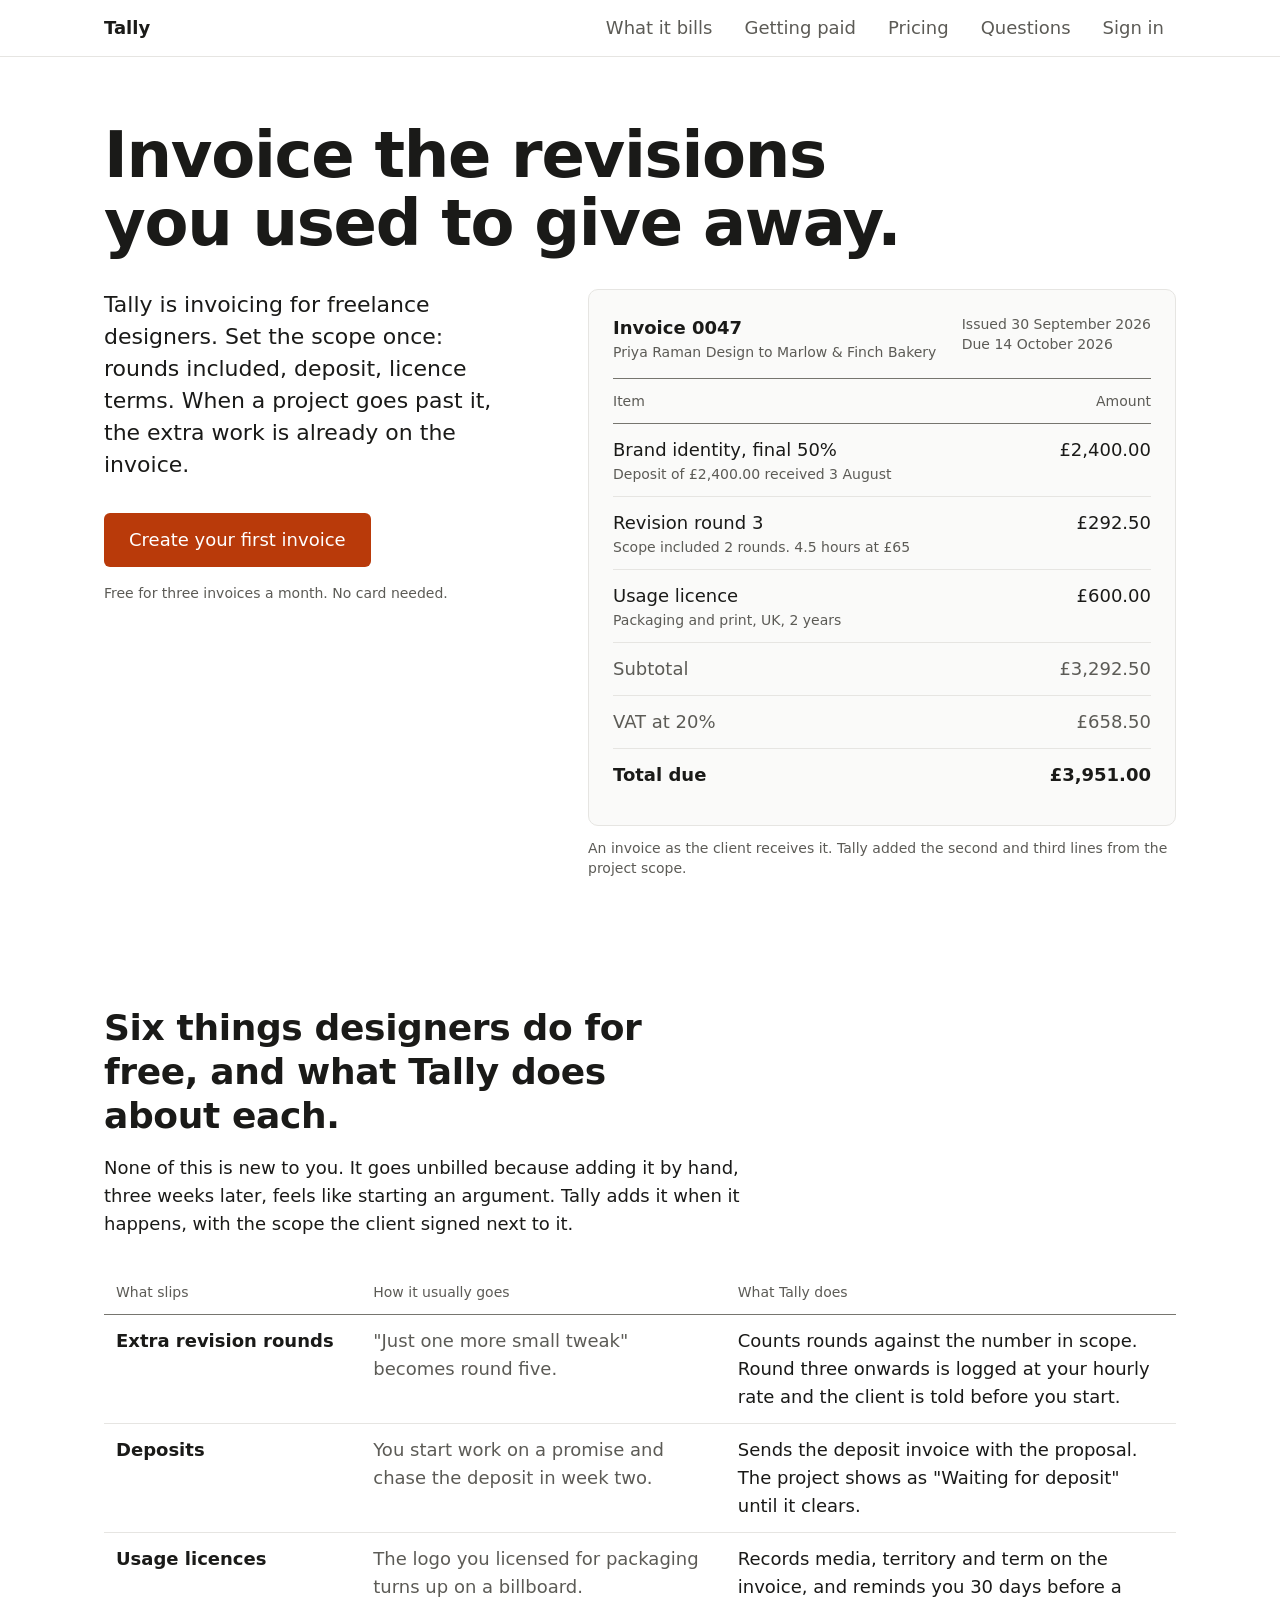
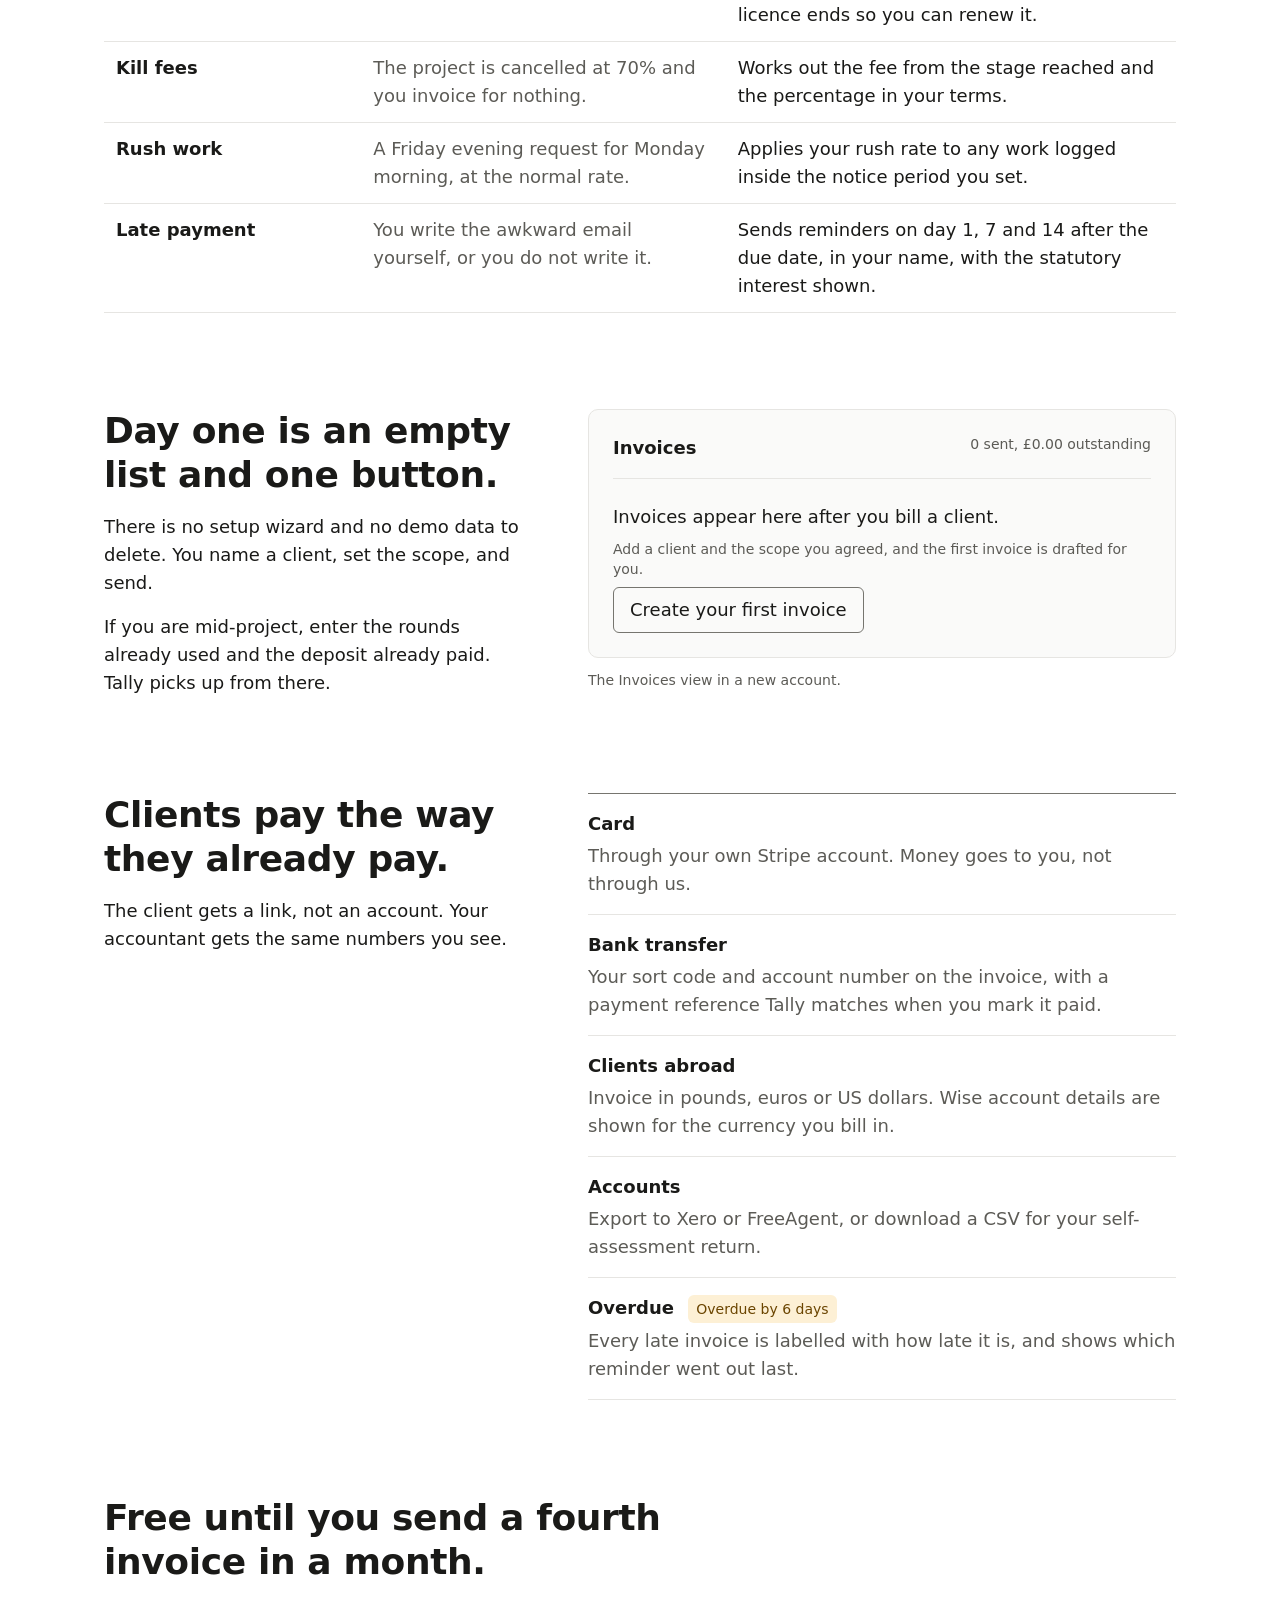
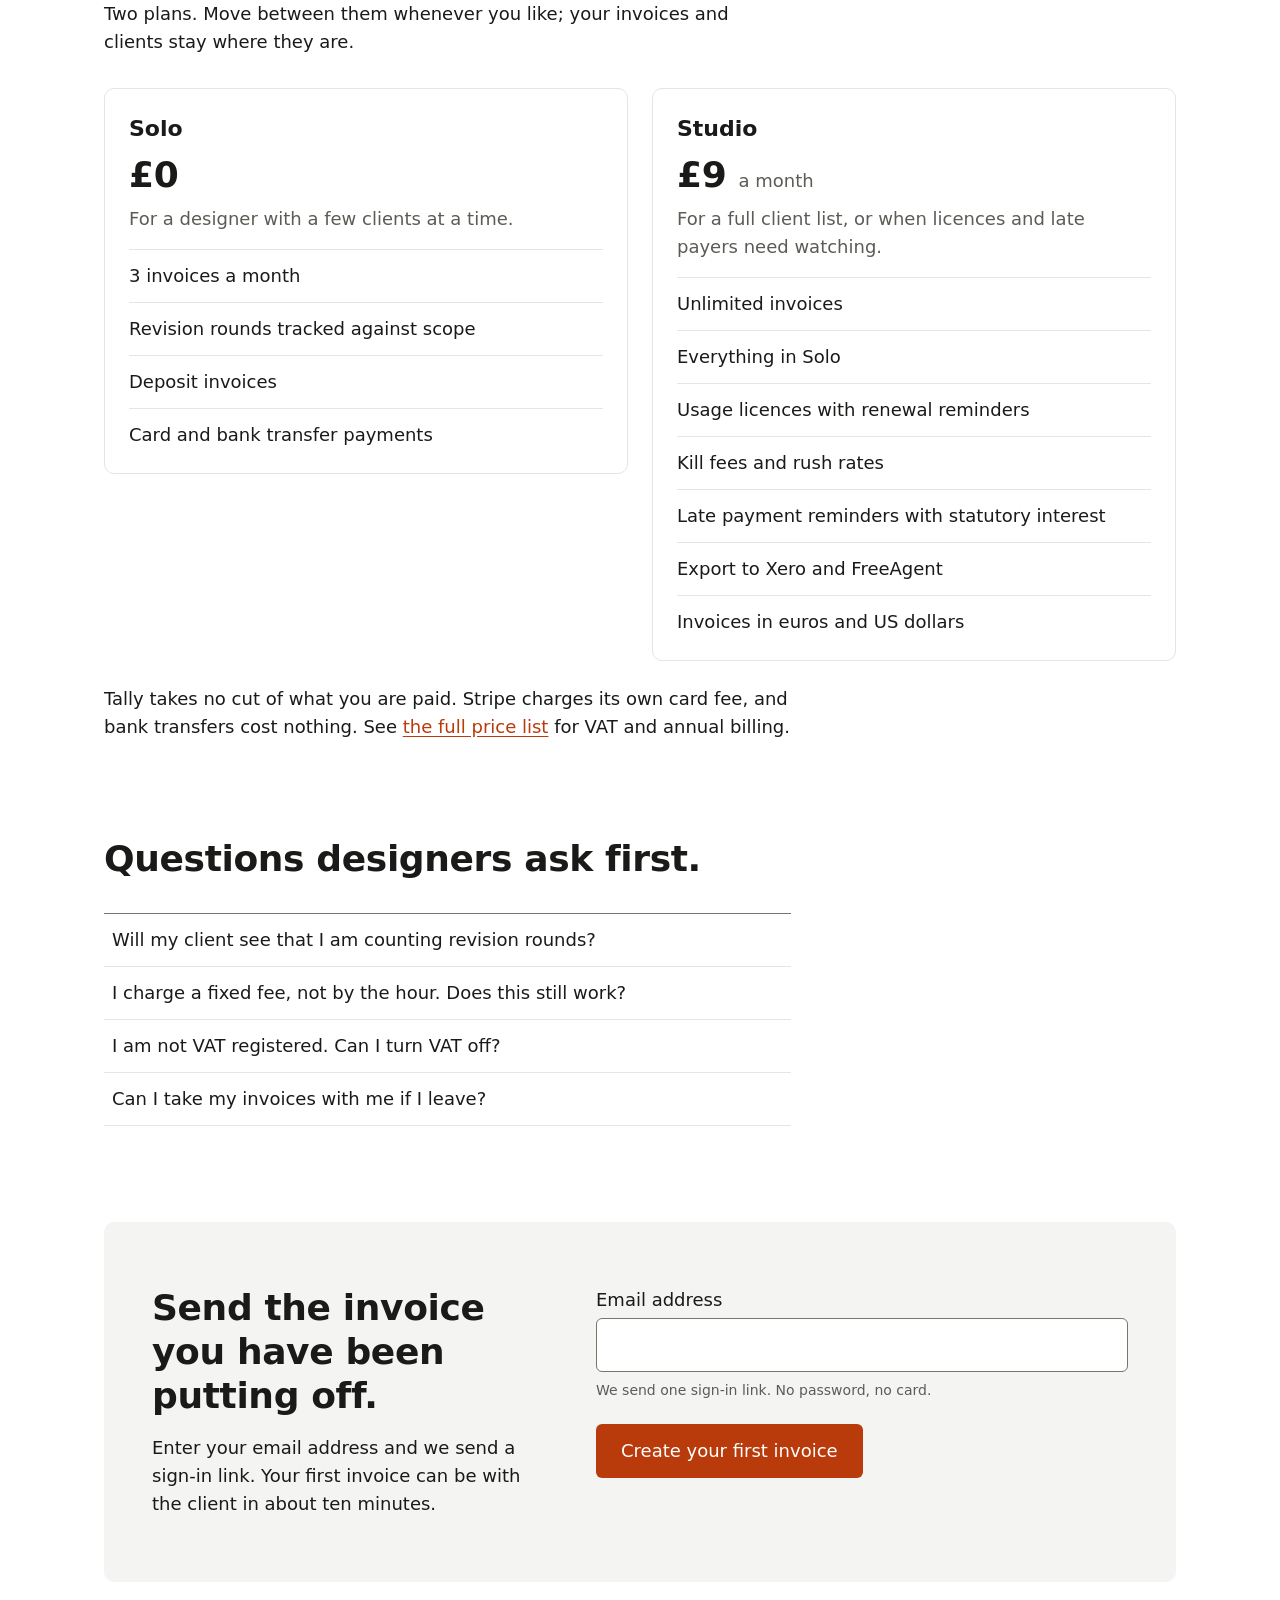
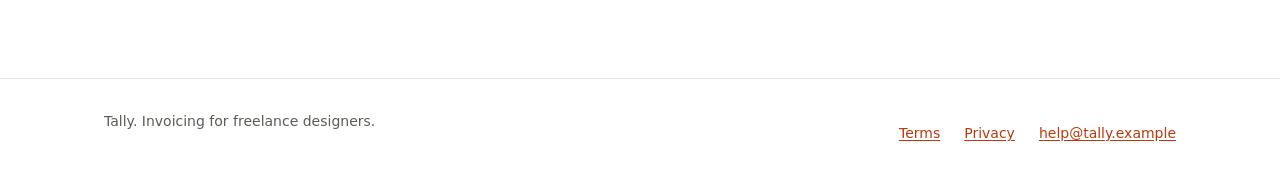
<file: examples/runs/1-landing-page/with-kit-first-attempt/index.html>
<!doctype html>
<html lang="en-GB">
<head>
  <meta charset="utf-8">
  <meta name="viewport" content="width=device-width, initial-scale=1">
  <title>Tally: invoicing for freelance designers</title>
  <meta name="description" content="Tally tracks revision rounds, deposits and usage licences against the scope you agreed, and puts them on the invoice.">
  <link rel="stylesheet" href="tokens.css">
  <link rel="stylesheet" href="styles.css">
</head>
<body>
  <a class="skip link" href="#content">Skip to content</a>

  <header class="nav">
    <div class="wrap nav__inner">
      <a class="nav__brand" href="#content">Tally</a>
      <nav aria-label="Main">
        <ul class="nav__list">
          <li><a class="nav__item" href="#unbilled">What it bills</a></li>
          <li><a class="nav__item" href="#getting-paid">Getting paid</a></li>
          <li><a class="nav__item" href="#pricing">Pricing</a></li>
          <li><a class="nav__item" href="#questions">Questions</a></li>
          <li><a class="nav__item" href="/sign-in">Sign in</a></li>
        </ul>
      </nav>
    </div>
  </header>

  <main id="content" class="wrap">

    <!-- What is it -->
    <section class="hero" aria-labelledby="hero-heading">
      <h1 class="display" id="hero-heading">Invoice the revisions you used to give away.</h1>

      <div class="split hero__columns">
        <div>
          <p class="lead">Tally is invoicing for freelance designers. Set the scope once: rounds included, deposit, licence terms. When a project goes past it, the extra work is already on the invoice.</p>
          <p class="section__action">
            <a class="button button--primary" href="#start">Create your first invoice</a>
          </p>
          <p class="caption hero__note">Free for three invoices a month. No card needed.</p>
        </div>

        <figure>
          <div class="product">
            <div class="invoice__head">
              <div>
                <p class="invoice__number">Invoice 0047</p>
                <p class="caption">Priya Raman Design to Marlow &amp; Finch Bakery</p>
              </div>
              <div>
                <p class="caption">Issued 30 September 2026</p>
                <p class="caption">Due 14 October 2026</p>
              </div>
            </div>

            <table class="invoice__table">
              <thead>
                <tr>
                  <th scope="col">Item</th>
                  <th scope="col" class="amount">Amount</th>
                </tr>
              </thead>
              <tbody>
                <tr>
                  <th scope="row">
                    Brand identity, final 50%
                    <span class="caption invoice__detail">Deposit of £2,400.00 received 3 August</span>
                  </th>
                  <td class="amount">£2,400.00</td>
                </tr>
                <tr>
                  <th scope="row">
                    Revision round 3
                    <span class="caption invoice__detail">Scope included 2 rounds. 4.5 hours at £65</span>
                  </th>
                  <td class="amount">£292.50</td>
                </tr>
                <tr>
                  <th scope="row">
                    Usage licence
                    <span class="caption invoice__detail">Packaging and print, UK, 2 years</span>
                  </th>
                  <td class="amount">£600.00</td>
                </tr>
              </tbody>
              <tfoot>
                <tr>
                  <th scope="row">Subtotal</th>
                  <td class="amount">£3,292.50</td>
                </tr>
                <tr>
                  <th scope="row">VAT at 20%</th>
                  <td class="amount">£658.50</td>
                </tr>
                <tr>
                  <th scope="row">Total due</th>
                  <td class="amount">£3,951.00</td>
                </tr>
              </tfoot>
            </table>
          </div>
          <figcaption class="caption product__caption">An invoice as the client receives it. Tally added the second and third lines from the project scope.</figcaption>
        </figure>
      </div>
    </section>

    <!-- What does it do that my spreadsheet does not -->
    <section id="unbilled" aria-labelledby="unbilled-heading">
      <h2 class="title" id="unbilled-heading">Six things designers do for free, and what Tally does about each.</h2>
      <p class="section__body prose">None of this is new to you. It goes unbilled because adding it by hand, three weeks later, feels like starting an argument. Tally adds it when it happens, with the scope the client signed next to it.</p>

      <div class="table-scroll">
        <table class="ledger">
          <thead>
            <tr>
              <th scope="col">What slips</th>
              <th scope="col">How it usually goes</th>
              <th scope="col">What Tally does</th>
            </tr>
          </thead>
          <tbody>
            <tr>
              <th scope="row">Extra revision rounds</th>
              <td>"Just one more small tweak" becomes round five.</td>
              <td>Counts rounds against the number in scope. Round three onwards is logged at your hourly rate and the client is told before you start.</td>
            </tr>
            <tr>
              <th scope="row">Deposits</th>
              <td>You start work on a promise and chase the deposit in week two.</td>
              <td>Sends the deposit invoice with the proposal. The project shows as "Waiting for deposit" until it clears.</td>
            </tr>
            <tr>
              <th scope="row">Usage licences</th>
              <td>The logo you licensed for packaging turns up on a billboard.</td>
              <td>Records media, territory and term on the invoice, and reminds you 30 days before a licence ends so you can renew it.</td>
            </tr>
            <tr>
              <th scope="row">Kill fees</th>
              <td>The project is cancelled at 70% and you invoice for nothing.</td>
              <td>Works out the fee from the stage reached and the percentage in your terms.</td>
            </tr>
            <tr>
              <th scope="row">Rush work</th>
              <td>A Friday evening request for Monday morning, at the normal rate.</td>
              <td>Applies your rush rate to any work logged inside the notice period you set.</td>
            </tr>
            <tr>
              <th scope="row">Late payment</th>
              <td>You write the awkward email yourself, or you do not write it.</td>
              <td>Sends reminders on day 1, 7 and 14 after the due date, in your name, with the statutory interest shown.</td>
            </tr>
          </tbody>
        </table>
      </div>
    </section>

    <!-- What will I see when I sign up -->
    <section aria-labelledby="day-one-heading">
      <div class="split">
        <div>
          <h2 class="title" id="day-one-heading">Day one is an empty list and one button.</h2>
          <div class="section__body prose">
            <p>There is no setup wizard and no demo data to delete. You name a client, set the scope, and send.</p>
            <p>If you are mid-project, enter the rounds already used and the deposit already paid. Tally picks up from there.</p>
          </div>
        </div>

        <figure>
          <div class="product">
            <div class="empty__bar">
              <p class="empty__view">Invoices</p>
              <p class="caption">0 sent, £0.00 outstanding</p>
            </div>
            <div class="empty__message">
              <p>Invoices appear here after you bill a client.</p>
              <p class="caption">Add a client and the scope you agreed, and the first invoice is drafted for you.</p>
              <p class="empty__action">
                <a class="button button--secondary" href="#start">Create your first invoice</a>
              </p>
            </div>
          </div>
          <figcaption class="caption product__caption">The Invoices view in a new account.</figcaption>
        </figure>
      </div>
    </section>

    <!-- Does it work with how I get paid -->
    <section id="getting-paid" aria-labelledby="paid-heading">
      <div class="split">
        <div>
          <h2 class="title" id="paid-heading">Clients pay the way they already pay.</h2>
          <p class="section__body prose">The client gets a link, not an account. Your accountant gets the same numbers you see.</p>
        </div>

        <dl class="terms">
          <div>
            <dt>Card</dt>
            <dd>Through your own Stripe account. Money goes to you, not through us.</dd>
          </div>
          <div>
            <dt>Bank transfer</dt>
            <dd>Your sort code and account number on the invoice, with a payment reference Tally matches when you mark it paid.</dd>
          </div>
          <div>
            <dt>Clients abroad</dt>
            <dd>Invoice in pounds, euros or US dollars. Wise account details are shown for the currency you bill in.</dd>
          </div>
          <div>
            <dt>Accounts</dt>
            <dd>Export to Xero or FreeAgent, or download a CSV for your self-assessment return.</dd>
          </div>
          <div>
            <dt>
              Overdue
              <span class="status status--warning">Overdue by 6 days</span>
            </dt>
            <dd>Every late invoice is labelled with how late it is, and shows which reminder went out last.</dd>
          </div>
        </dl>
      </div>
    </section>

    <!-- What does it cost -->
    <section id="pricing" aria-labelledby="pricing-heading">
      <h2 class="title" id="pricing-heading">Free until you send a fourth invoice in a month.</h2>
      <p class="section__body prose">Two plans. Move between them whenever you like; your invoices and clients stay where they are.</p>

      <div class="plans">
        <div class="plan">
          <h3 class="subhead">Solo</h3>
          <p class="plan__price">£0</p>
          <p class="plan__for">For a designer with a few clients at a time.</p>
          <ul class="plan__list">
            <li>3 invoices a month</li>
            <li>Revision rounds tracked against scope</li>
            <li>Deposit invoices</li>
            <li>Card and bank transfer payments</li>
          </ul>
        </div>

        <div class="plan">
          <h3 class="subhead">Studio</h3>
          <p class="plan__price">£9 <span>a month</span></p>
          <p class="plan__for">For a full client list, or when licences and late payers need watching.</p>
          <ul class="plan__list">
            <li>Unlimited invoices</li>
            <li>Everything in Solo</li>
            <li>Usage licences with renewal reminders</li>
            <li>Kill fees and rush rates</li>
            <li>Late payment reminders with statutory interest</li>
            <li>Export to Xero and FreeAgent</li>
            <li>Invoices in euros and US dollars</li>
          </ul>
        </div>
      </div>

      <p class="pricing__fees prose">Tally takes no cut of what you are paid. Stripe charges its own card fee, and bank transfers cost nothing. See <a class="link" href="/pricing">the full price list</a> for VAT and annual billing.</p>
    </section>

    <!-- What about my situation -->
    <section id="questions" aria-labelledby="questions-heading">
      <h2 class="title" id="questions-heading">Questions designers ask first.</h2>

      <div class="questions">
        <details class="question">
          <summary>Will my client see that I am counting revision rounds?</summary>
          <p>Yes, and that is the point. The proposal states how many rounds are included. When a request would start a paid round, the client gets a short note saying so and can go ahead or hold off.</p>
        </details>
        <details class="question">
          <summary>I charge a fixed fee, not by the hour. Does this still work?</summary>
          <p>Yes. Set a flat price per extra round instead of an hourly rate. Deposits, licences and kill fees work the same way on fixed-fee projects.</p>
        </details>
        <details class="question">
          <summary>I am not VAT registered. Can I turn VAT off?</summary>
          <p>Yes. VAT is off until you add a VAT number. If you register later, add the number and the date, and invoices from that date include it.</p>
        </details>
        <details class="question">
          <summary>Can I take my invoices with me if I leave?</summary>
          <p>Yes. Download every invoice as a PDF and every record as a CSV from Settings, on either plan, at any time.</p>
        </details>
      </div>
    </section>

    <!-- How do I start -->
    <section id="start" class="start" aria-labelledby="start-heading">
      <div class="split">
        <div>
          <h2 class="title" id="start-heading">Send the invoice you have been putting off.</h2>
          <p class="section__body prose">Enter your email address and we send a sign-in link. Your first invoice can be with the client in about ten minutes.</p>
        </div>

        <form action="/sign-up" method="post">
          <div class="field">
            <label class="field__label" for="email">Email address</label>
            <input class="field__input" id="email" name="email" type="email" autocomplete="email" required aria-describedby="email-help email-error">
            <p class="field__help" id="email-help">We send one sign-in link. No password, no card.</p>
            <p class="field__error" id="email-error">Error: that is not a full email address. Enter one with an @ and a domain, such as priya@ramandesign.example.</p>
          </div>
          <p class="start__action">
            <button class="button button--primary" type="submit">Create your first invoice</button>
          </p>
        </form>
      </div>
    </section>
  </main>

  <footer class="footer">
    <div class="wrap footer__inner">
      <p class="caption">Tally. Invoicing for freelance designers.</p>
      <ul class="footer__links caption">
        <li><a class="link" href="/terms">Terms</a></li>
        <li><a class="link" href="/privacy">Privacy</a></li>
        <li><a class="link" href="mailto:help@tally.example">help@tally.example</a></li>
      </ul>
    </div>
  </footer>
</body>
</html>
</file>
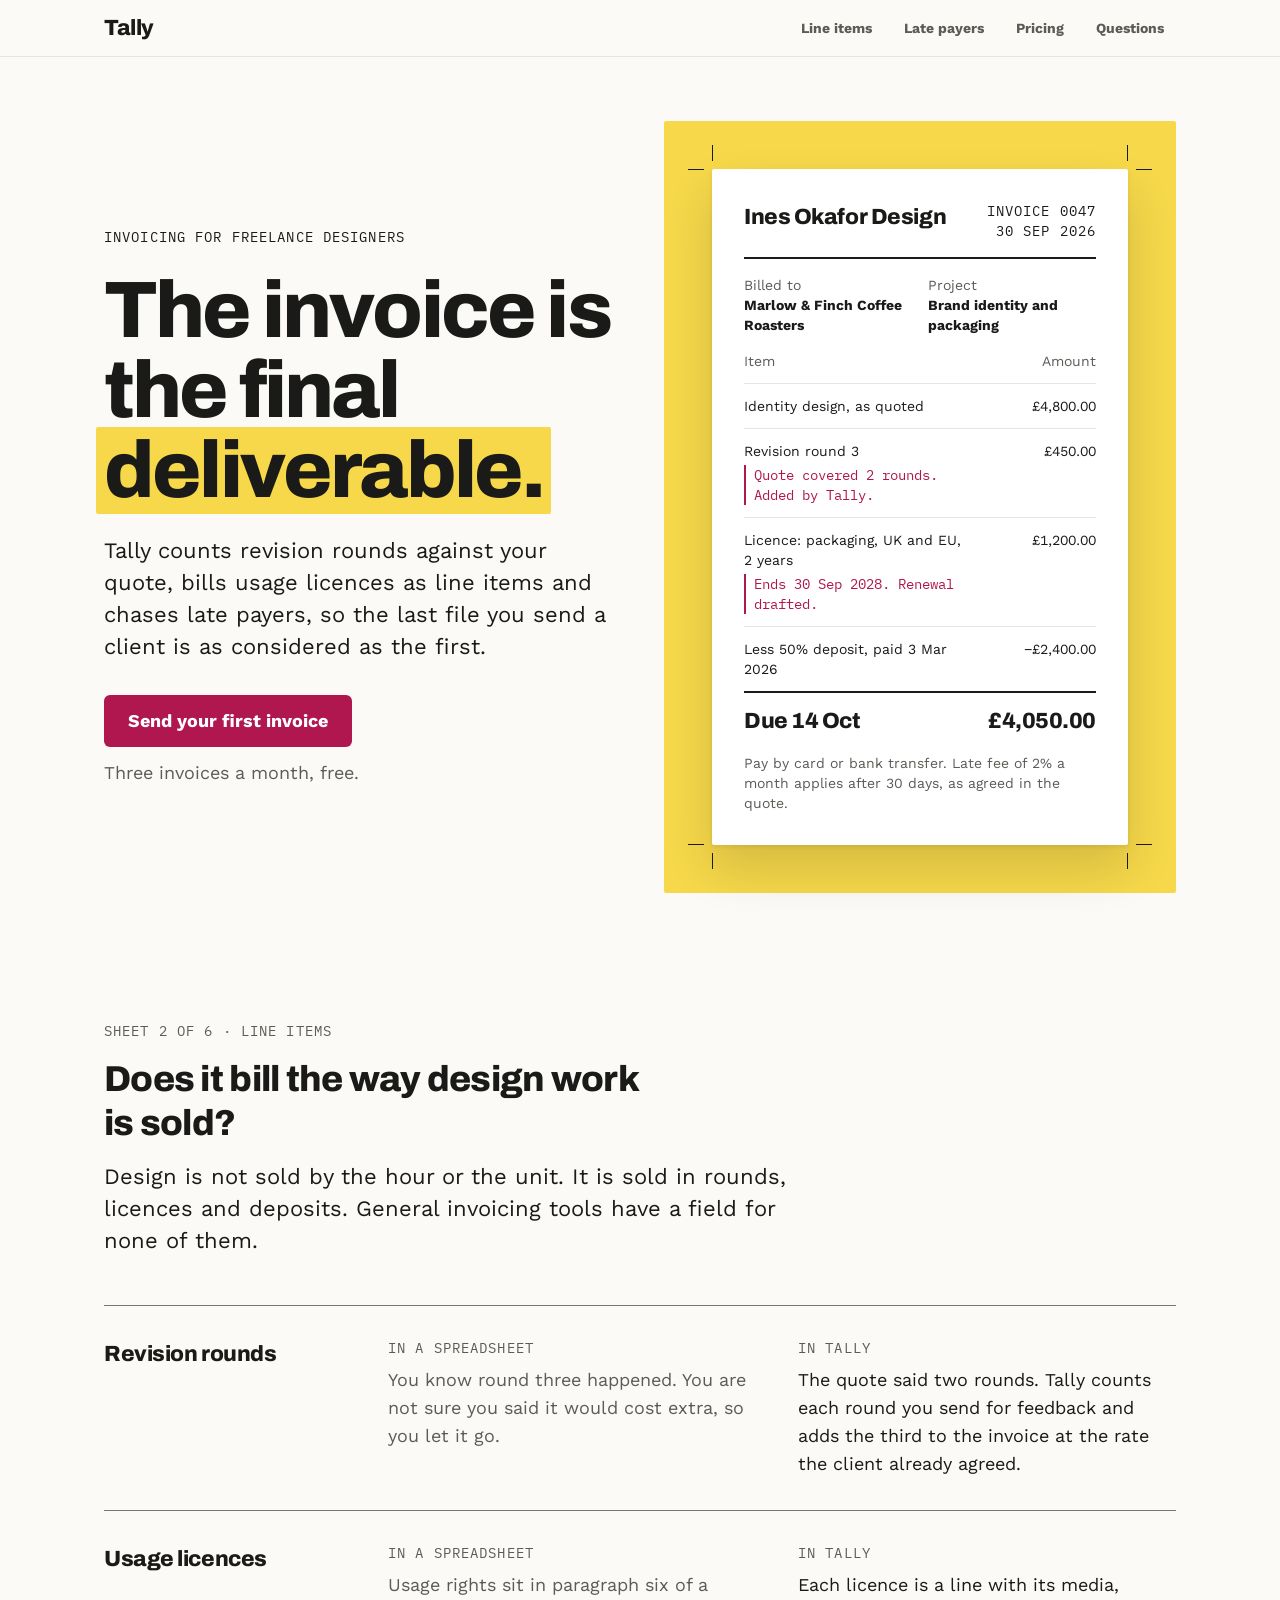
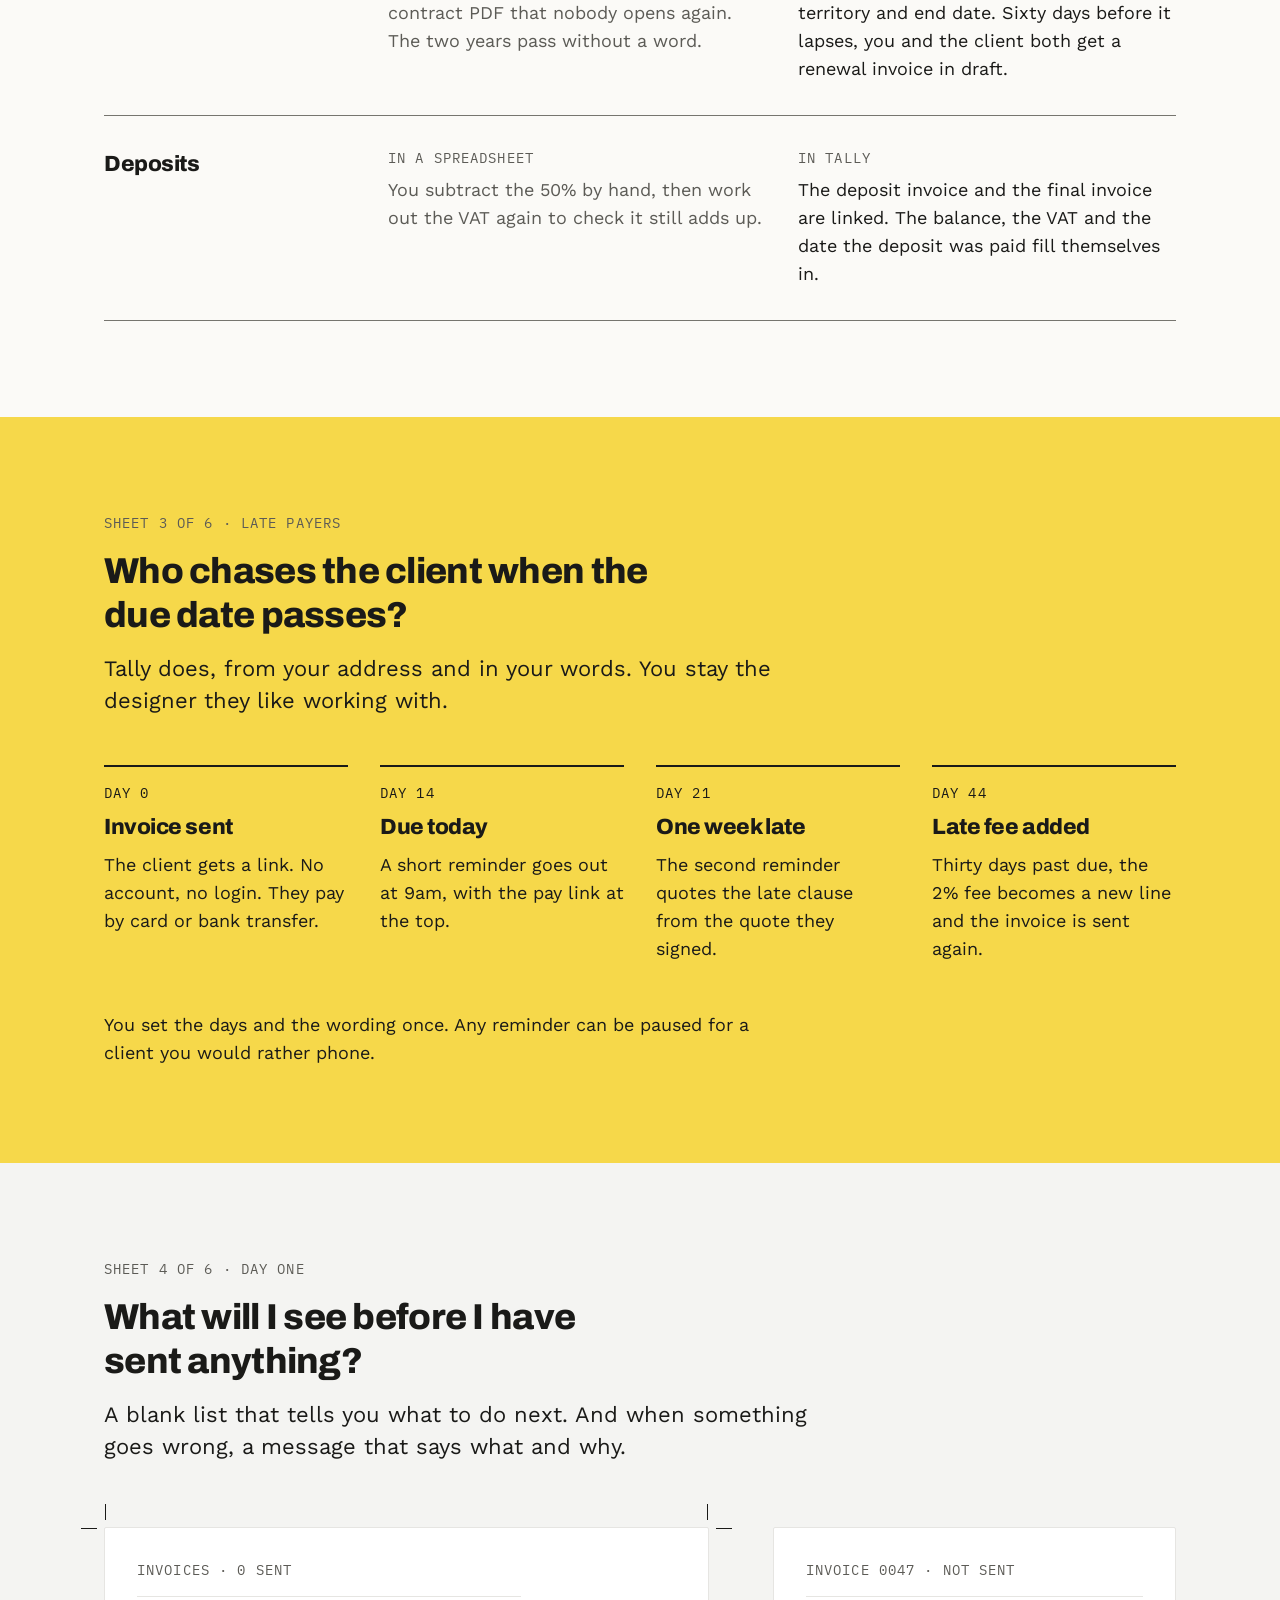
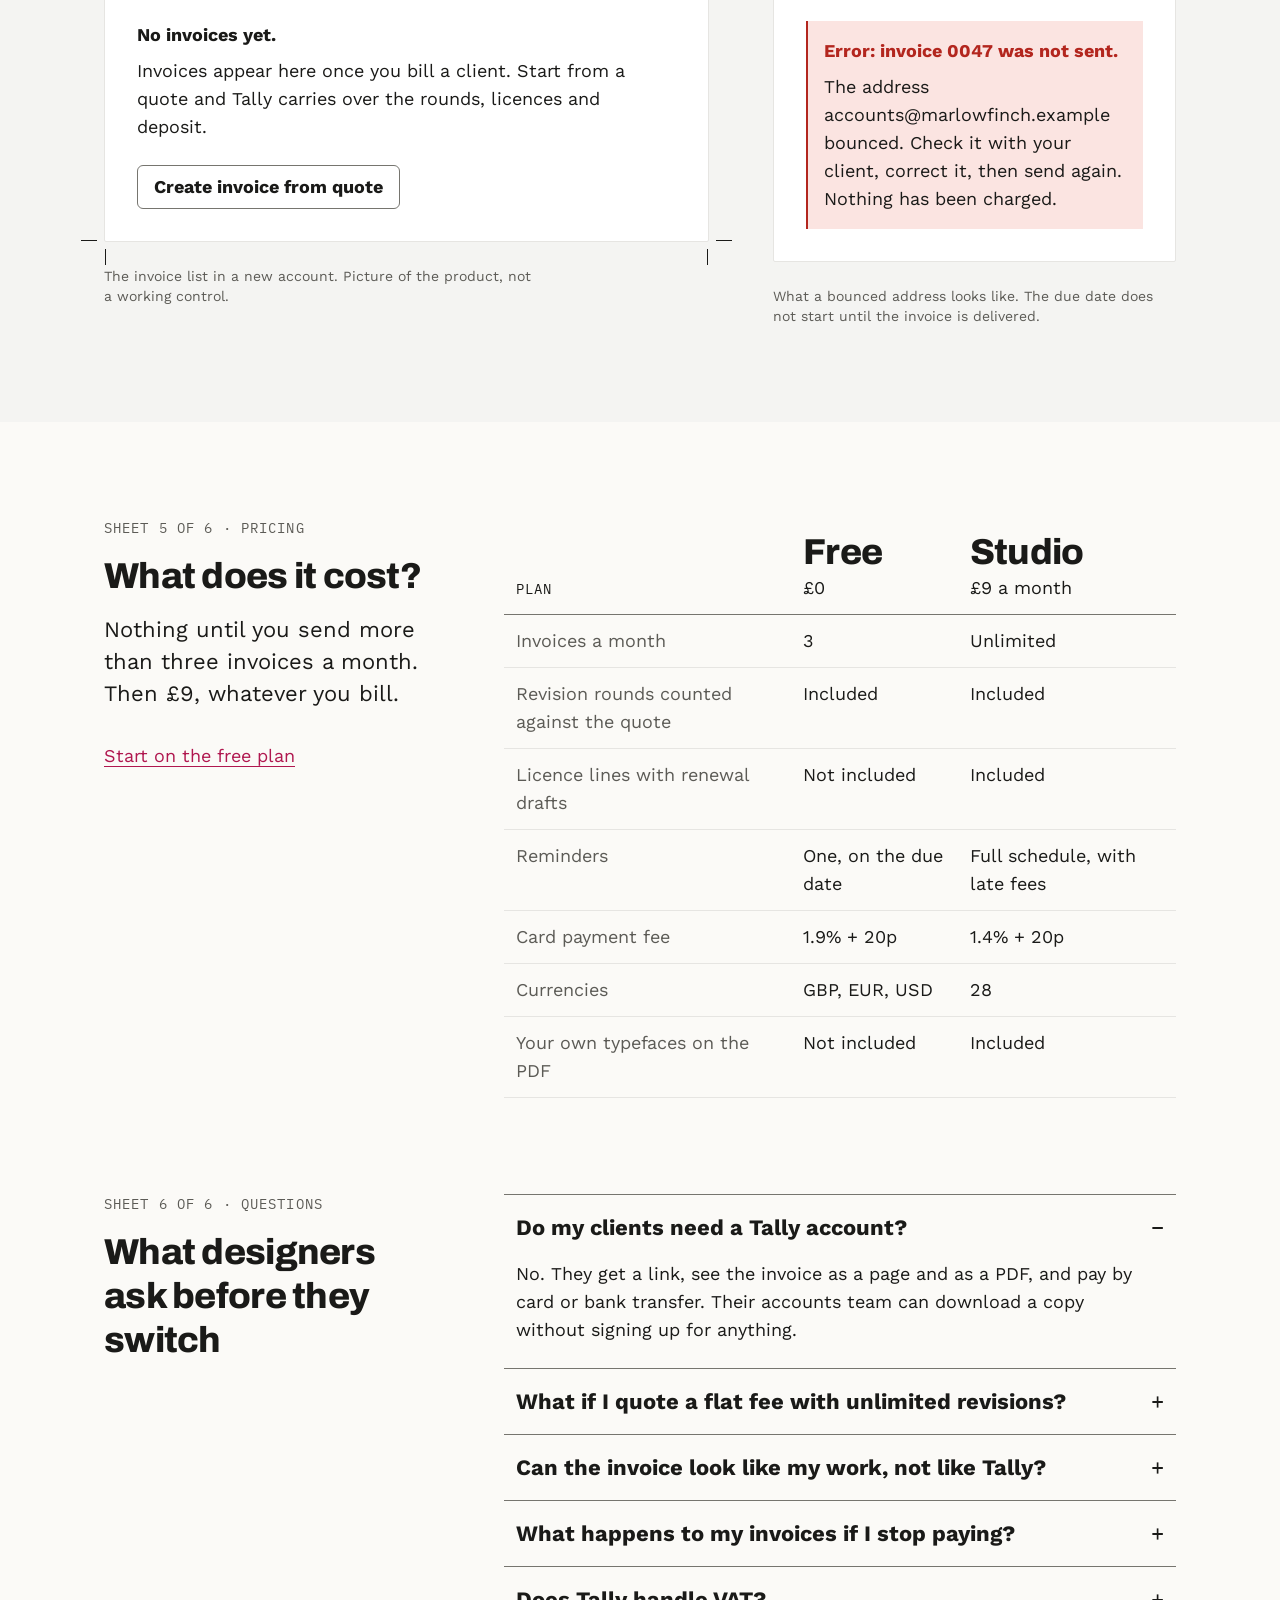
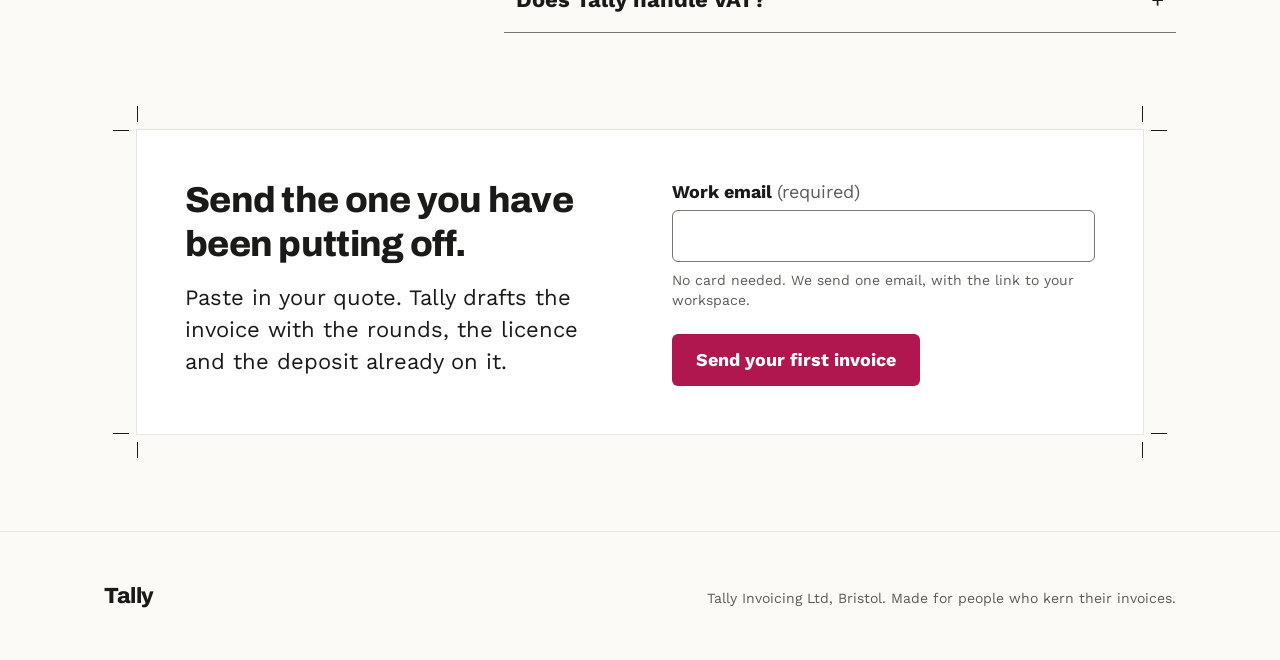
<file: examples/runs/1-landing-page/with-kit/index.html>
<!doctype html>
<html lang="en-GB">
<head>
  <meta charset="utf-8">
  <meta name="viewport" content="width=device-width, initial-scale=1">
  <title>Tally: invoicing for freelance designers</title>
  <meta name="description" content="Tally counts revision rounds against your quote, bills usage licences as line items and chases late payers. Invoicing built for freelance designers.">
  <link rel="preconnect" href="https://fonts.googleapis.com">
  <link rel="preconnect" href="https://fonts.gstatic.com" crossorigin>
  <link rel="stylesheet" href="https://fonts.googleapis.com/css2?family=Archivo:wght@800&family=IBM+Plex+Mono:wght@400&family=Work+Sans:wght@400;700&display=swap">
  <link rel="stylesheet" href="styles.css">
</head>
<body>

<a class="skip" href="#content">Skip to content</a>

<header class="nav">
  <div class="wrap">
    <a class="wordmark" href="#top" id="top">Tally</a>
    <nav aria-label="Main">
      <ul>
        <li class="optional"><a href="#line-items">Line items</a></li>
        <li class="optional"><a href="#late">Late payers</a></li>
        <li><a href="#pricing">Pricing</a></li>
        <li><a href="#questions">Questions</a></li>
      </ul>
    </nav>
  </div>
</header>

<main id="content">

  <section class="hero" aria-labelledby="headline">
    <div class="wrap">
      <div class="hero-copy">
        <p class="slug">Invoicing for freelance designers</p>
        <h1 class="display" id="headline">The invoice is the final <mark>deliverable.</mark></h1>
        <p class="lead">Tally counts revision rounds against your quote, bills usage licences as line items and chases late payers, so the last file you send a client is as considered as the first.</p>
        <div class="action">
          <a class="button" href="#start">Send your first invoice</a>
          <span class="muted">Three invoices a month, free.</span>
        </div>
      </div>

      <div class="sheet">
        <div class="invoice crop" role="group" aria-label="Example Tally invoice">
          <span class="mark mark-tl" aria-hidden="true"></span>
          <span class="mark mark-tr" aria-hidden="true"></span>
          <span class="mark mark-bl" aria-hidden="true"></span>
          <span class="mark mark-br" aria-hidden="true"></span>

          <div class="invoice-head">
            <strong>Ines Okafor Design</strong>
            <p class="slug">Invoice 0047<br>30 Sep 2026</p>
          </div>

          <dl class="invoice-parties">
            <div>
              <dt>Billed to</dt>
              <dd>Marlow &amp; Finch Coffee Roasters</dd>
            </div>
            <div>
              <dt>Project</dt>
              <dd>Brand identity and packaging</dd>
            </div>
          </dl>

          <table>
            <thead>
              <tr>
                <th scope="col">Item</th>
                <th scope="col" class="num">Amount</th>
              </tr>
            </thead>
            <tbody>
              <tr>
                <td>Identity design, as quoted</td>
                <td class="num">£4,800.00</td>
              </tr>
              <tr>
                <td>Revision round 3
                  <span class="proof">Quote covered 2 rounds. Added by Tally.</span>
                </td>
                <td class="num">£450.00</td>
              </tr>
              <tr>
                <td>Licence: packaging, UK and EU, 2 years
                  <span class="proof">Ends 30 Sep 2028. Renewal drafted.</span>
                </td>
                <td class="num">£1,200.00</td>
              </tr>
              <tr>
                <td>Less 50% deposit, paid 3 Mar 2026</td>
                <td class="num">−£2,400.00</td>
              </tr>
            </tbody>
            <tfoot>
              <tr>
                <th scope="row">Due 14 Oct</th>
                <td class="num">£4,050.00</td>
              </tr>
            </tfoot>
          </table>

          <p class="invoice-foot">Pay by card or bank transfer. Late fee of 2% a month applies after 30 days, as agreed in the quote.</p>
        </div>
      </div>
    </div>
  </section>

  <section class="section after-hero" id="line-items" aria-labelledby="line-items-title">
    <div class="wrap">
      <div class="section-head">
        <p class="slug">Sheet 2 of 6 · Line items</p>
        <h2 class="title" id="line-items-title">Does it bill the way design work is sold?</h2>
        <p class="lead">Design is not sold by the hour or the unit. It is sold in rounds, licences and deposits. General invoicing tools have a field for none of them.</p>
      </div>

      <div class="compare">
        <div class="compare-row">
          <h3>Revision rounds</h3>
          <div class="before">
            <p class="slug">In a spreadsheet</p>
            <p>You know round three happened. You are not sure you said it would cost extra, so you let it go.</p>
          </div>
          <div>
            <p class="slug">In Tally</p>
            <p>The quote said two rounds. Tally counts each round you send for feedback and adds the third to the invoice at the rate the client already agreed.</p>
          </div>
        </div>

        <div class="compare-row">
          <h3>Usage licences</h3>
          <div class="before">
            <p class="slug">In a spreadsheet</p>
            <p>Usage rights sit in paragraph six of a contract PDF that nobody opens again. The two years pass without a word.</p>
          </div>
          <div>
            <p class="slug">In Tally</p>
            <p>Each licence is a line with its media, territory and end date. Sixty days before it lapses, you and the client both get a renewal invoice in draft.</p>
          </div>
        </div>

        <div class="compare-row">
          <h3>Deposits</h3>
          <div class="before">
            <p class="slug">In a spreadsheet</p>
            <p>You subtract the 50% by hand, then work out the VAT again to check it still adds up.</p>
          </div>
          <div>
            <p class="slug">In Tally</p>
            <p>The deposit invoice and the final invoice are linked. The balance, the VAT and the date the deposit was paid fill themselves in.</p>
          </div>
        </div>
      </div>
    </div>
  </section>

  <section class="section band filled" id="late" aria-labelledby="late-title">
    <div class="wrap">
      <div class="section-head">
        <p class="slug">Sheet 3 of 6 · Late payers</p>
        <h2 class="title" id="late-title">Who chases the client when the due date passes?</h2>
        <p class="lead">Tally does, from your address and in your words. You stay the designer they like working with.</p>
      </div>

      <ol class="timeline">
        <li>
          <p class="slug">Day 0</p>
          <h3>Invoice sent</h3>
          <p>The client gets a link. No account, no login. They pay by card or bank transfer.</p>
        </li>
        <li>
          <p class="slug">Day 14</p>
          <h3>Due today</h3>
          <p>A short reminder goes out at 9am, with the pay link at the top.</p>
        </li>
        <li>
          <p class="slug">Day 21</p>
          <h3>One week late</h3>
          <p>The second reminder quotes the late clause from the quote they signed.</p>
        </li>
        <li>
          <p class="slug">Day 44</p>
          <h3>Late fee added</h3>
          <p>Thirty days past due, the 2% fee becomes a new line and the invoice is sent again.</p>
        </li>
      </ol>

      <p class="after measure">You set the days and the wording once. Any reminder can be paused for a client you would rather phone.</p>
    </div>
  </section>

  <section class="section sunken filled" id="day-one" aria-labelledby="day-one-title">
    <div class="wrap">
      <div class="section-head">
        <p class="slug">Sheet 4 of 6 · Day one</p>
        <h2 class="title" id="day-one-title">What will I see before I have sent anything?</h2>
        <p class="lead">A blank list that tells you what to do next. And when something goes wrong, a message that says what and why.</p>
      </div>

      <div class="states">
        <figure>
          <div class="state-view crop">
            <span class="mark mark-tl" aria-hidden="true"></span>
            <span class="mark mark-tr" aria-hidden="true"></span>
            <span class="mark mark-bl" aria-hidden="true"></span>
            <span class="mark mark-br" aria-hidden="true"></span>
            <p class="slug">Invoices · 0 sent</p>
            <p><strong>No invoices yet.</strong></p>
            <p>Invoices appear here once you bill a client. Start from a quote and Tally carries over the rounds, licences and deposit.</p>
            <span class="mock-button" aria-hidden="true">Create invoice from quote</span>
          </div>
          <figcaption>The invoice list in a new account. Picture of the product, not a working control.</figcaption>
        </figure>

        <figure>
          <div class="state-view">
            <p class="slug">Invoice 0047 · Not sent</p>
            <div class="state-error">
              <p><strong>Error: invoice 0047 was not sent.</strong></p>
              <p>The address accounts@marlowfinch.example bounced. Check it with your client, correct it, then send again. Nothing has been charged.</p>
            </div>
          </div>
          <figcaption>What a bounced address looks like. The due date does not start until the invoice is delivered.</figcaption>
        </figure>
      </div>
    </div>
  </section>

  <section class="section" id="pricing" aria-labelledby="pricing-title">
    <div class="wrap pricing">
      <div class="section-head">
        <p class="slug">Sheet 5 of 6 · Pricing</p>
        <h2 class="title" id="pricing-title">What does it cost?</h2>
        <p class="lead">Nothing until you send more than three invoices a month. Then £9, whatever you bill.</p>
        <p class="action"><a class="link" href="#start">Start on the free plan</a></p>
      </div>

      <table class="plans">
        <thead>
          <tr>
            <th scope="col"><span class="slug">Plan</span></th>
            <th scope="col"><strong>Free</strong>£0</th>
            <th scope="col"><strong>Studio</strong>£9 a month</th>
          </tr>
        </thead>
        <tbody>
          <tr>
            <th scope="row">Invoices a month</th>
            <td data-plan="Free">3</td>
            <td data-plan="Studio">Unlimited</td>
          </tr>
          <tr>
            <th scope="row">Revision rounds counted against the quote</th>
            <td data-plan="Free">Included</td>
            <td data-plan="Studio">Included</td>
          </tr>
          <tr>
            <th scope="row">Licence lines with renewal drafts</th>
            <td data-plan="Free">Not included</td>
            <td data-plan="Studio">Included</td>
          </tr>
          <tr>
            <th scope="row">Reminders</th>
            <td data-plan="Free">One, on the due date</td>
            <td data-plan="Studio">Full schedule, with late fees</td>
          </tr>
          <tr>
            <th scope="row">Card payment fee</th>
            <td data-plan="Free">1.9% + 20p</td>
            <td data-plan="Studio">1.4% + 20p</td>
          </tr>
          <tr>
            <th scope="row">Currencies</th>
            <td data-plan="Free">GBP, EUR, USD</td>
            <td data-plan="Studio">28</td>
          </tr>
          <tr>
            <th scope="row">Your own typefaces on the PDF</th>
            <td data-plan="Free">Not included</td>
            <td data-plan="Studio">Included</td>
          </tr>
        </tbody>
      </table>
    </div>
  </section>

  <section class="section" id="questions" aria-labelledby="questions-title">
    <div class="wrap faq">
      <div class="section-head">
        <p class="slug">Sheet 6 of 6 · Questions</p>
        <h2 class="title" id="questions-title">What designers ask before they switch</h2>
      </div>

      <div class="faq-list">
        <details open>
          <summary>Do my clients need a Tally account?</summary>
          <p>No. They get a link, see the invoice as a page and as a PDF, and pay by card or bank transfer. Their accounts team can download a copy without signing up for anything.</p>
        </details>
        <details>
          <summary>What if I quote a flat fee with unlimited revisions?</summary>
          <p>Set the rounds on the quote to unlimited and Tally stops counting. You can still log rounds for your own records. They will not reach the invoice.</p>
        </details>
        <details>
          <summary>Can the invoice look like my work, not like Tally?</summary>
          <p>On Studio, yes. Upload your typefaces and logo, and set margins and column widths. Tally keeps the figures in tabular numerals and the totals aligned, and embeds the fonts in the PDF.</p>
        </details>
        <details>
          <summary>What happens to my invoices if I stop paying?</summary>
          <p>Your account moves to the free plan. Every invoice you have sent stays readable, payable and exportable as CSV and PDF. Scheduled reminders after the first are paused.</p>
        </details>
        <details>
          <summary>Does Tally handle VAT?</summary>
          <p>It adds VAT at the rate you set for each client, shows your VAT number, and applies the reverse charge wording for business clients in the EU. It does not file your return. Your accountant gets a quarterly export. Questions: <a class="link" href="mailto:hello@tally.example">hello@tally.example</a></p>
        </details>
      </div>
    </div>
  </section>

  <section class="section" id="start" aria-labelledby="start-title">
    <div class="wrap">
      <div class="start-box crop">
        <span class="mark mark-tl" aria-hidden="true"></span>
        <span class="mark mark-tr" aria-hidden="true"></span>
        <span class="mark mark-bl" aria-hidden="true"></span>
        <span class="mark mark-br" aria-hidden="true"></span>

        <div>
          <h2 class="title" id="start-title">Send the one you have been putting off.</h2>
          <p class="lead">Paste in your quote. Tally drafts the invoice with the rounds, the licence and the deposit already on it.</p>
        </div>

        <form class="start-form" action="#started" method="get">
          <div class="field">
            <label for="email">Work email <span>(required)</span></label>
            <input id="email" name="email" type="email" autocomplete="email" required aria-describedby="email-help email-error">
            <p class="help" id="email-help">No card needed. We send one email, with the link to your workspace.</p>
            <p class="error" id="email-error">Error: that is not a full email address. Write it like ines@okafor.example.</p>
          </div>
          <button class="button" type="submit">Send your first invoice</button>
          <p class="confirm" id="started" role="status">Workspace link sent. Open the email from Tally to draft your first invoice.</p>
        </form>
      </div>
    </div>
  </section>

</main>

<footer class="footer">
  <div class="wrap">
    <span class="wordmark">Tally</span>
    <p>Tally Invoicing Ltd, Bristol. Made for people who kern their invoices.</p>
  </div>
</footer>

</body>
</html>
</file>
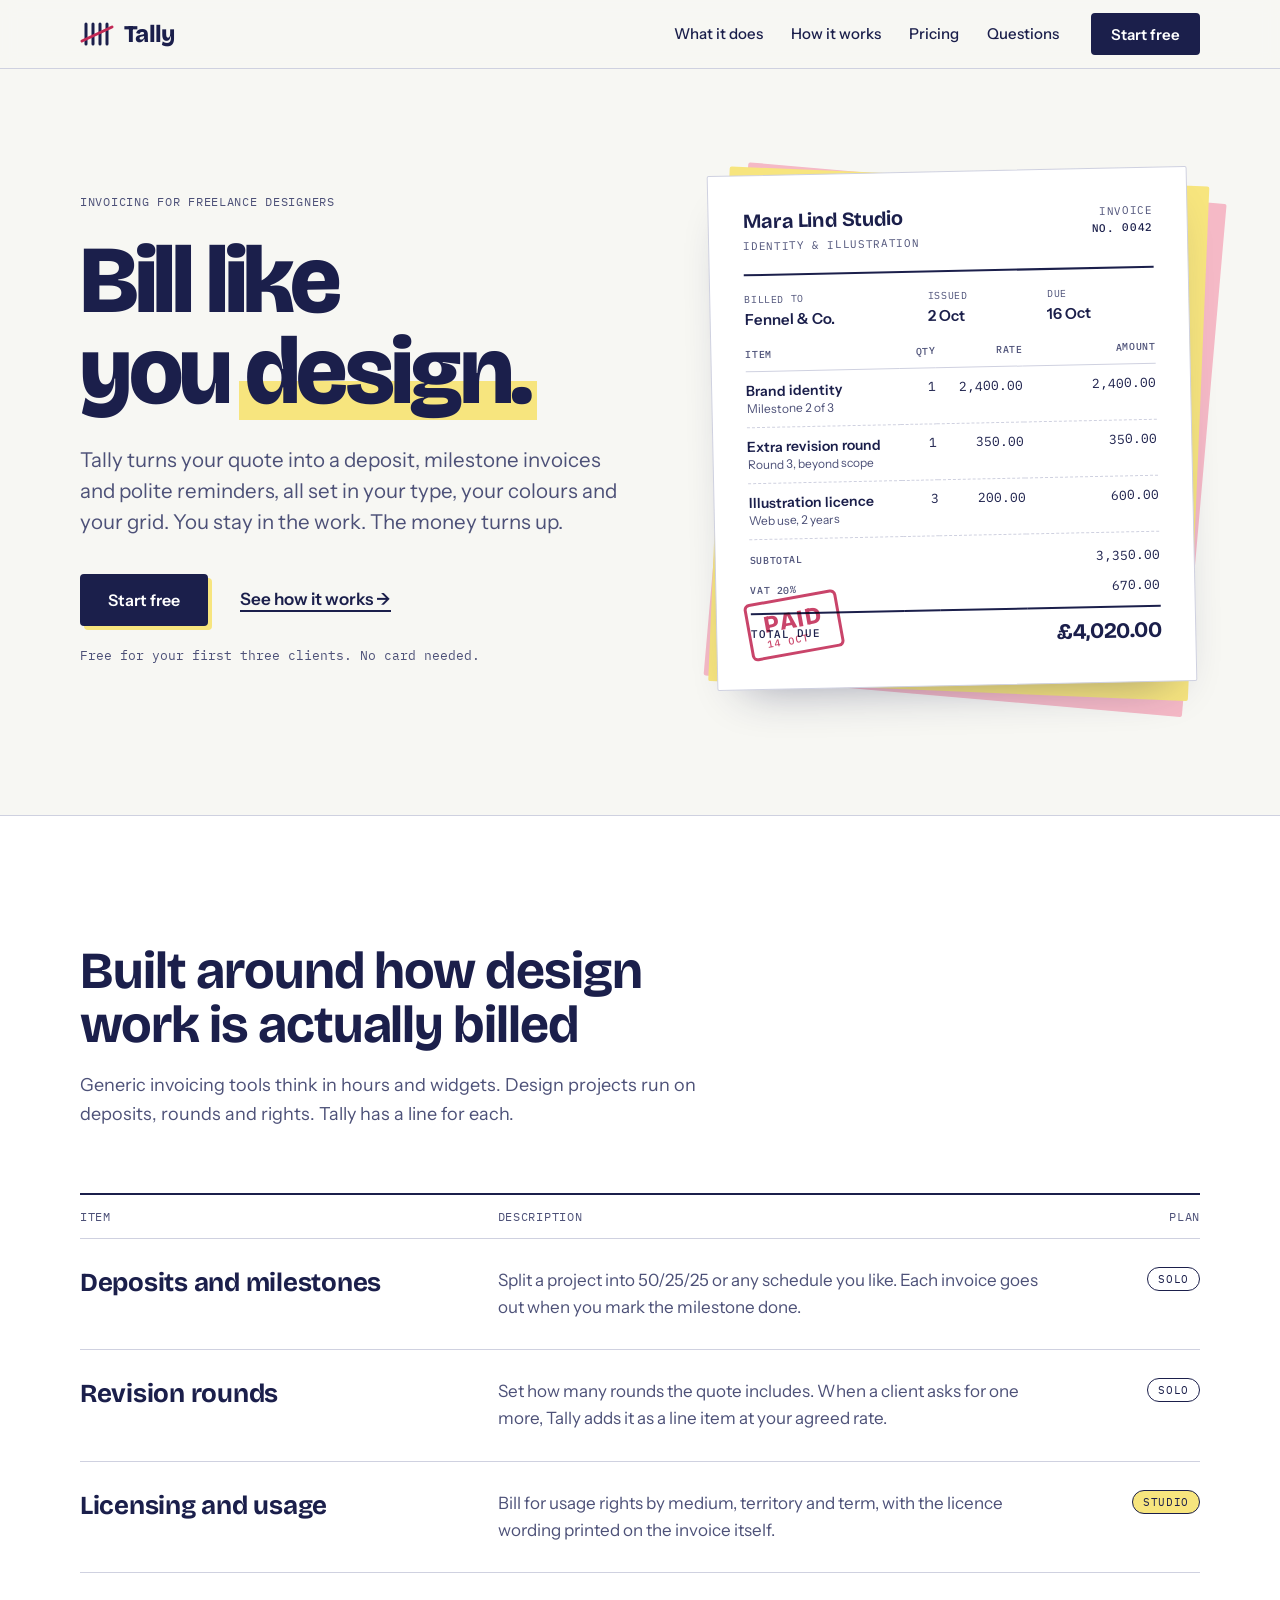
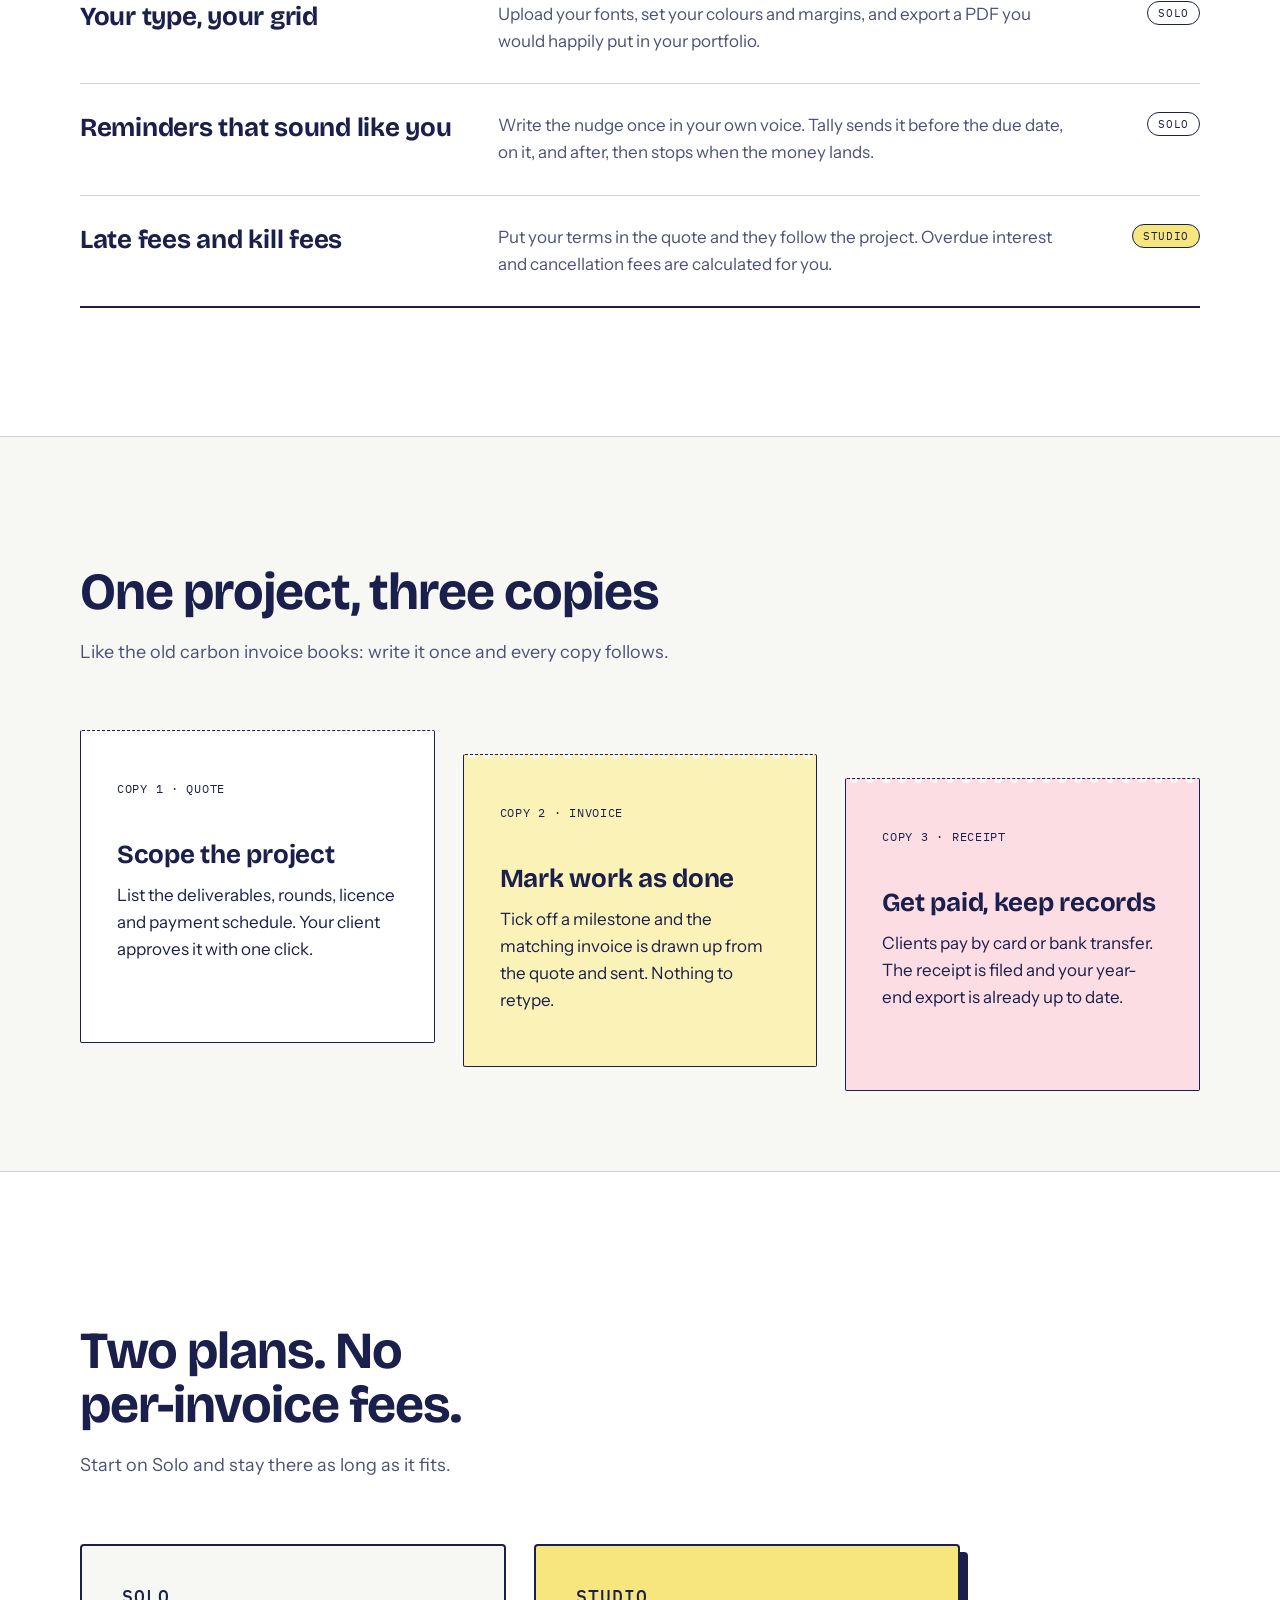
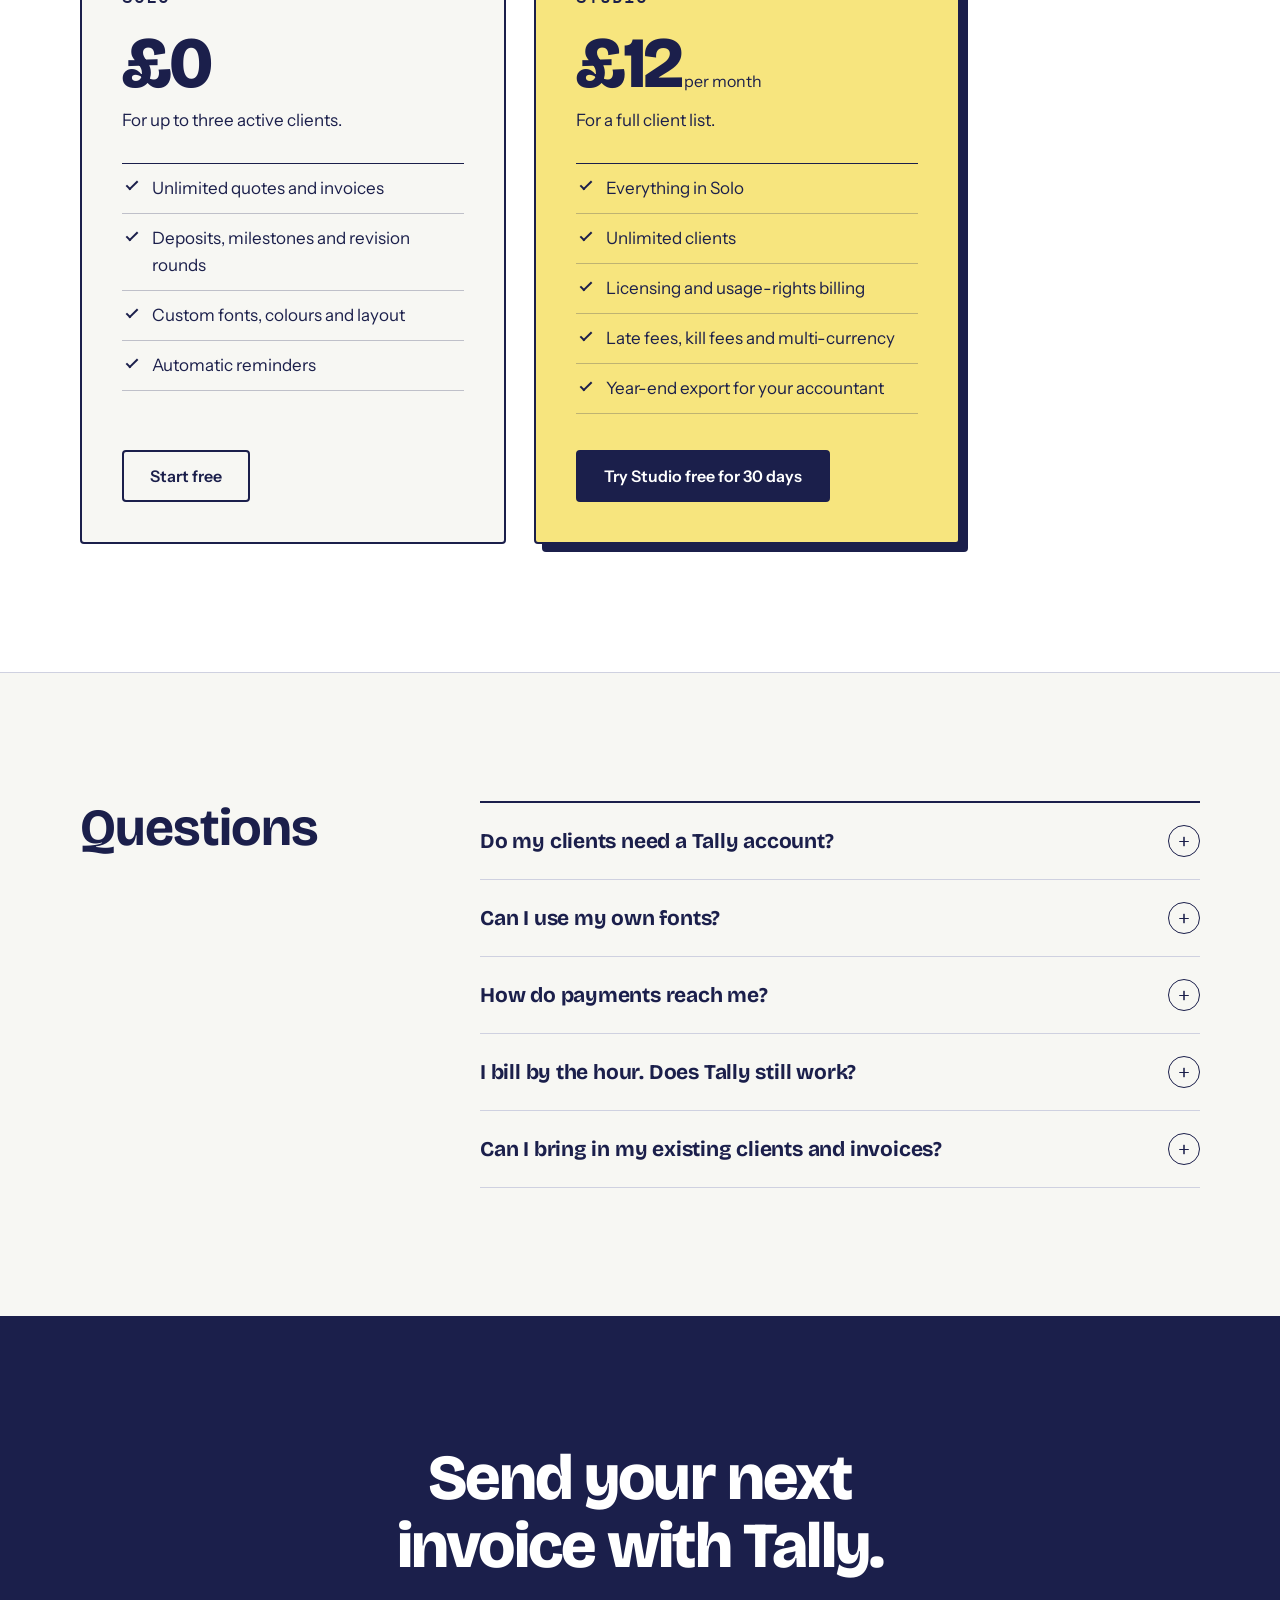
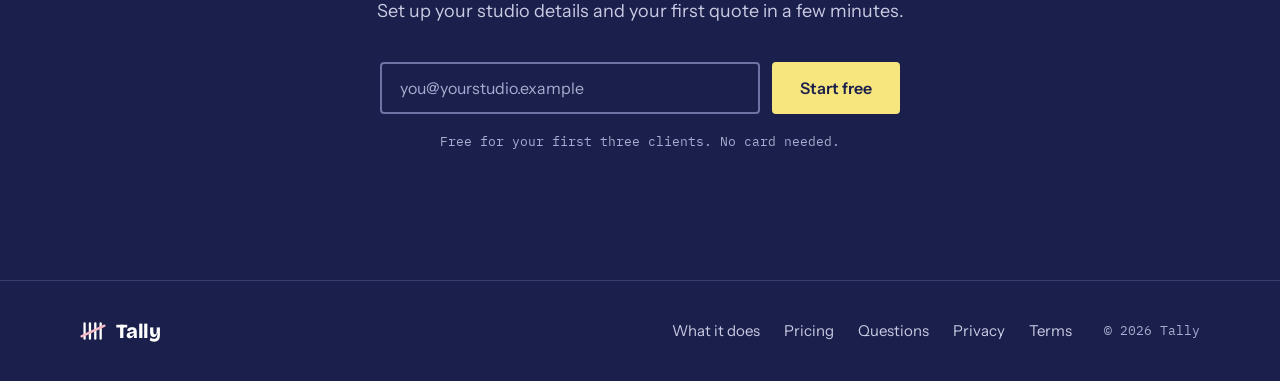
<file: examples/runs/1-landing-page/without-kit/index.html>
<!doctype html>
<html lang="en">
<head>
  <meta charset="utf-8">
  <meta name="viewport" content="width=device-width, initial-scale=1">
  <title>Tally: invoicing for freelance designers</title>
  <meta name="description" content="Tally turns a design quote into deposits, milestone invoices and reminders, set in your own type and colours.">
  <link rel="preconnect" href="https://fonts.googleapis.com">
  <link rel="preconnect" href="https://fonts.gstatic.com" crossorigin>
  <link href="https://fonts.googleapis.com/css2?family=Bricolage+Grotesque:opsz,wght@12..96,500;12..96,700;12..96,800&family=IBM+Plex+Mono:wght@400;500&family=Instrument+Sans:wght@400;500;600&display=swap" rel="stylesheet">
  <link rel="stylesheet" href="styles.css">
</head>
<body>
  <a class="skip" href="#main">Skip to content</a>

  <header class="site-header">
    <div class="wrap header-row">
      <a class="logo" href="#top" aria-label="Tally home">
        <svg viewBox="0 0 34 28" width="34" height="28" aria-hidden="true">
          <g fill="none" stroke="currentColor" stroke-width="3" stroke-linecap="round">
            <path d="M6 4v20M13 4v20M20 4v20M27 4v20"/>
            <path class="logo-slash" d="M2 21 32 7"/>
          </g>
        </svg>
        <span>Tally</span>
      </a>
      <nav class="site-nav" aria-label="Main">
        <a href="#features">What it does</a>
        <a href="#how">How it works</a>
        <a href="#pricing">Pricing</a>
        <a href="#faq">Questions</a>
      </nav>
      <a class="btn btn-small" href="#start">Start free</a>
    </div>
  </header>

  <main id="main">
    <section class="hero" id="top">
      <div class="wrap hero-grid">
        <div class="hero-copy">
          <p class="eyebrow">Invoicing for freelance designers</p>
          <h1>Bill like you <span class="mark">design.</span></h1>
          <p class="lede">Tally turns your quote into a deposit, milestone invoices and polite reminders, all set in your type, your colours and your grid. You stay in the work. The money turns up.</p>
          <div class="hero-actions">
            <a class="btn" href="#start">Start free</a>
            <a class="link-arrow" href="#how">See how it works</a>
          </div>
          <p class="fine">Free for your first three clients. No card needed.</p>
        </div>

        <figure class="stack">
          <div class="sheet sheet-pink" aria-hidden="true"></div>
          <div class="sheet sheet-canary" aria-hidden="true"></div>
          <div class="sheet invoice">
            <div class="inv-head">
              <div>
                <p class="inv-studio">Mara Lind Studio</p>
                <p class="inv-small">Identity &amp; illustration</p>
              </div>
              <p class="inv-no">Invoice<br><b>No. 0042</b></p>
            </div>
            <dl class="inv-meta">
              <div><dt>Billed to</dt><dd>Fennel &amp; Co.</dd></div>
              <div><dt>Issued</dt><dd>2 Oct</dd></div>
              <div><dt>Due</dt><dd>16 Oct</dd></div>
            </dl>
            <table class="inv-table">
              <thead>
                <tr><th scope="col">Item</th><th scope="col" class="opt">Qty</th><th scope="col" class="opt">Rate</th><th scope="col">Amount</th></tr>
              </thead>
              <tbody>
                <tr>
                  <td>Brand identity<small>Milestone 2 of 3</small></td>
                  <td class="opt">1</td><td class="opt">2,400.00</td><td>2,400.00</td>
                </tr>
                <tr>
                  <td>Extra revision round<small>Round 3, beyond scope</small></td>
                  <td class="opt">1</td><td class="opt">350.00</td><td>350.00</td>
                </tr>
                <tr>
                  <td>Illustration licence<small>Web use, 2 years</small></td>
                  <td class="opt">3</td><td class="opt">200.00</td><td>600.00</td>
                </tr>
              </tbody>
              <tfoot>
                <tr><th scope="row" colspan="3">Subtotal</th><td>3,350.00</td></tr>
                <tr><th scope="row" colspan="3">VAT 20%</th><td>670.00</td></tr>
                <tr class="total"><th scope="row" colspan="3">Total due</th><td>£4,020.00</td></tr>
              </tfoot>
            </table>
            <p class="stamp" aria-label="Paid 14 October">Paid <span>14 Oct</span></p>
          </div>
          <figcaption class="sr-only">A sample Tally invoice with milestone, revision and licensing line items, stamped as paid.</figcaption>
        </figure>
      </div>
    </section>

    <section class="features" id="features">
      <div class="wrap">
        <div class="section-head">
          <h2>Built around how design work is actually billed</h2>
          <p>Generic invoicing tools think in hours and widgets. Design projects run on deposits, rounds and rights. Tally has a line for each.</p>
        </div>

        <ul class="ledger">
          <li class="ledger-head" aria-hidden="true">
            <span>Item</span><span>Description</span><span>Plan</span>
          </li>
          <li>
            <h3>Deposits and milestones</h3>
            <p>Split a project into 50/25/25 or any schedule you like. Each invoice goes out when you mark the milestone done.</p>
            <span class="tag">Solo</span>
          </li>
          <li>
            <h3>Revision rounds</h3>
            <p>Set how many rounds the quote includes. When a client asks for one more, Tally adds it as a line item at your agreed rate.</p>
            <span class="tag">Solo</span>
          </li>
          <li>
            <h3>Licensing and usage</h3>
            <p>Bill for usage rights by medium, territory and term, with the licence wording printed on the invoice itself.</p>
            <span class="tag tag-canary">Studio</span>
          </li>
          <li>
            <h3>Your type, your grid</h3>
            <p>Upload your fonts, set your colours and margins, and export a PDF you would happily put in your portfolio.</p>
            <span class="tag">Solo</span>
          </li>
          <li>
            <h3>Reminders that sound like you</h3>
            <p>Write the nudge once in your own voice. Tally sends it before the due date, on it, and after, then stops when the money lands.</p>
            <span class="tag">Solo</span>
          </li>
          <li>
            <h3>Late fees and kill fees</h3>
            <p>Put your terms in the quote and they follow the project. Overdue interest and cancellation fees are calculated for you.</p>
            <span class="tag tag-canary">Studio</span>
          </li>
        </ul>
      </div>
    </section>

    <section class="how" id="how">
      <div class="wrap">
        <div class="section-head">
          <h2>One project, three copies</h2>
          <p>Like the old carbon invoice books: write it once and every copy follows.</p>
        </div>
        <ol class="copies">
          <li class="copy copy-white">
            <span class="copy-label">Copy 1 · Quote</span>
            <h3>Scope the project</h3>
            <p>List the deliverables, rounds, licence and payment schedule. Your client approves it with one click.</p>
          </li>
          <li class="copy copy-canary">
            <span class="copy-label">Copy 2 · Invoice</span>
            <h3>Mark work as done</h3>
            <p>Tick off a milestone and the matching invoice is drawn up from the quote and sent. Nothing to retype.</p>
          </li>
          <li class="copy copy-pink">
            <span class="copy-label">Copy 3 · Receipt</span>
            <h3>Get paid, keep records</h3>
            <p>Clients pay by card or bank transfer. The receipt is filed and your year-end export is already up to date.</p>
          </li>
        </ol>
      </div>
    </section>

    <section class="pricing" id="pricing">
      <div class="wrap">
        <div class="section-head">
          <h2>Two plans. No per-invoice fees.</h2>
          <p>Start on Solo and stay there as long as it fits.</p>
        </div>
        <div class="plans">
          <article class="plan">
            <h3>Solo</h3>
            <p class="price"><b>£0</b></p>
            <p class="plan-note">For up to three active clients.</p>
            <ul>
              <li>Unlimited quotes and invoices</li>
              <li>Deposits, milestones and revision rounds</li>
              <li>Custom fonts, colours and layout</li>
              <li>Automatic reminders</li>
            </ul>
            <a class="btn btn-ghost" href="#start">Start free</a>
          </article>
          <article class="plan plan-studio">
            <h3>Studio</h3>
            <p class="price"><b>£12</b> <span>per month</span></p>
            <p class="plan-note">For a full client list.</p>
            <ul>
              <li>Everything in Solo</li>
              <li>Unlimited clients</li>
              <li>Licensing and usage-rights billing</li>
              <li>Late fees, kill fees and multi-currency</li>
              <li>Year-end export for your accountant</li>
            </ul>
            <a class="btn" href="#start">Try Studio free for 30 days</a>
          </article>
        </div>
      </div>
    </section>

    <section class="faq" id="faq">
      <div class="wrap faq-grid">
        <div class="section-head">
          <h2>Questions</h2>
        </div>
        <div class="faq-list">
          <details>
            <summary>Do my clients need a Tally account?</summary>
            <p>No. They get a link to the invoice, where they can approve, pay and download a PDF.</p>
          </details>
          <details>
            <summary>Can I use my own fonts?</summary>
            <p>Yes. Upload any font files you hold a licence for and they are embedded in your invoices and PDFs.</p>
          </details>
          <details>
            <summary>How do payments reach me?</summary>
            <p>Card payments are paid out to your bank account. Bank transfers go to you directly, and you mark them as received.</p>
          </details>
          <details>
            <summary>I bill by the hour. Does Tally still work?</summary>
            <p>It does. Add hourly line items next to fixed ones. Tally is just built so that you do not have to.</p>
          </details>
          <details>
            <summary>Can I bring in my existing clients and invoices?</summary>
            <p>You can import clients and past invoices from a CSV file, so your numbering carries on where it left off.</p>
          </details>
        </div>
      </div>
    </section>

    <section class="start" id="start">
      <div class="wrap start-inner">
        <h2>Send your next invoice with Tally.</h2>
        <p>Set up your studio details and your first quote in a few minutes.</p>
        <form class="signup" action="#" method="post">
          <label class="sr-only" for="email">Email address</label>
          <input id="email" name="email" type="email" placeholder="you@yourstudio.example" autocomplete="email" required>
          <button class="btn btn-invert" type="submit">Start free</button>
        </form>
        <p class="fine">Free for your first three clients. No card needed.</p>
      </div>
    </section>
  </main>

  <footer class="site-footer">
    <div class="wrap footer-row">
      <p class="logo logo-footer">
        <svg viewBox="0 0 34 28" width="26" height="22" aria-hidden="true">
          <g fill="none" stroke="currentColor" stroke-width="3" stroke-linecap="round">
            <path d="M6 4v20M13 4v20M20 4v20M27 4v20"/>
            <path class="logo-slash" d="M2 21 32 7"/>
          </g>
        </svg>
        <span>Tally</span>
      </p>
      <nav aria-label="Footer">
        <a href="#features">What it does</a>
        <a href="#pricing">Pricing</a>
        <a href="#faq">Questions</a>
        <a href="#">Privacy</a>
        <a href="#">Terms</a>
      </nav>
      <p class="fine">© 2026 Tally</p>
    </div>
  </footer>
</body>
</html>
</file>
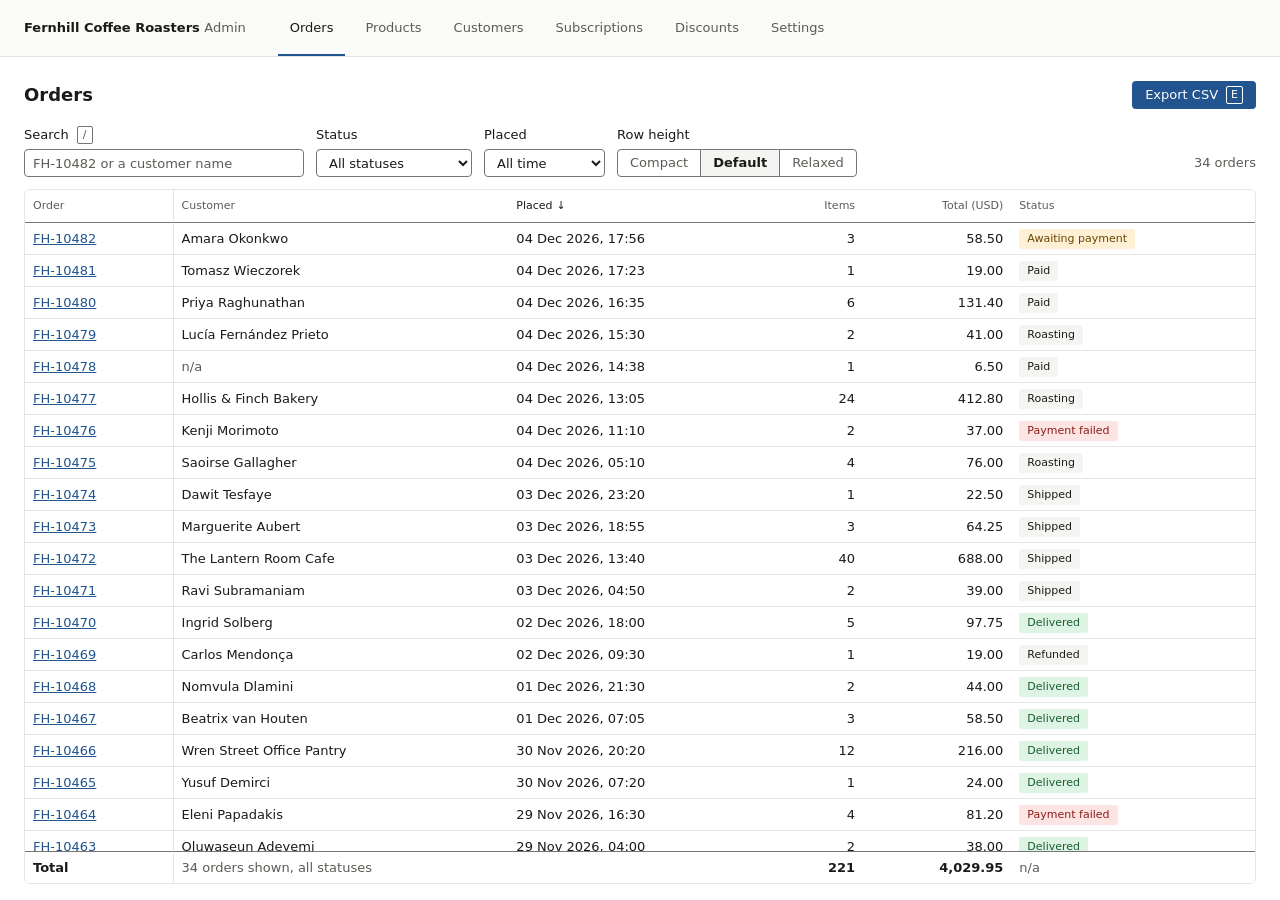
<file: examples/runs/2-orders-table/with-kit/index.html>
<!doctype html>
<html lang="en">
<head>
  <meta charset="utf-8">
  <meta name="viewport" content="width=device-width, initial-scale=1">
  <title>Orders - Fernhill Coffee Roasters admin</title>
  <link rel="stylesheet" href="tokens.css">
  <link rel="stylesheet" href="styles.css">
</head>
<body>
  <a class="skip-link" href="#content">Skip to content</a>

  <div class="app">
    <header class="topbar">
      <p class="brand">Fernhill Coffee Roasters <span class="brand-area">Admin</span></p>
      <nav aria-label="Admin sections">
        <ul class="nav-list">
          <li><a class="nav-item" href="#/orders" aria-current="page">Orders</a></li>
          <li><a class="nav-item" href="#/products">Products</a></li>
          <li><a class="nav-item" href="#/customers">Customers</a></li>
          <li><a class="nav-item" href="#/subscriptions">Subscriptions</a></li>
          <li><a class="nav-item" href="#/discounts">Discounts</a></li>
          <li><a class="nav-item" href="#/settings">Settings</a></li>
        </ul>
      </nav>
    </header>

    <main id="content" class="main" tabindex="-1">
      <div class="page-head">
        <h1 class="page-title">Orders</h1>
        <div class="page-actions">
          <p class="hint" id="export-hint" hidden>No orders to export.</p>
          <button type="button" class="button button-primary" id="export" aria-keyshortcuts="e" aria-describedby="export-hint">
            Export CSV <kbd class="kbd kbd-on-accent">E</kbd>
          </button>
        </div>
      </div>

      <form class="toolbar" id="toolbar" role="search" aria-label="Filter orders">
        <div class="field field-grow">
          <label class="label" for="search">Search <kbd class="kbd">/</kbd></label>
          <input class="input" id="search" type="search" autocomplete="off"
                 placeholder="FH-10482 or a customer name" aria-keyshortcuts="/">
        </div>
        <div class="field">
          <label class="label" for="status">Status</label>
          <select class="input" id="status">
            <option value="">All statuses</option>
          </select>
        </div>
        <div class="field">
          <label class="label" for="placed">Placed</label>
          <select class="input" id="placed">
            <option value="all">All time</option>
            <option value="today">Today</option>
            <option value="7">Last 7 days</option>
            <option value="30">Last 30 days</option>
          </select>
        </div>
        <div class="field" role="radiogroup" aria-labelledby="density-label">
          <span class="label" id="density-label">Row height</span>
          <div class="segmented">
            <label class="segment"><input type="radio" name="density" value="compact"><span>Compact</span></label>
            <label class="segment"><input type="radio" name="density" value="default" checked><span>Default</span></label>
            <label class="segment"><input type="radio" name="density" value="relaxed"><span>Relaxed</span></label>
          </div>
        </div>
        <button type="button" class="button button-quiet" id="clear" hidden>Clear filters</button>
        <p class="count" id="count" role="status"></p>
      </form>

      <section class="panel" id="panel" aria-label="Orders">
        <div class="message" id="message" hidden>
          <h2 class="message-title" id="message-title"></h2>
          <p class="message-body" id="message-body"></p>
          <button type="button" class="button button-secondary" id="message-action"></button>
        </div>

        <div class="table-wrap" id="table-wrap">
          <table class="table" id="table" data-density="default">
            <caption class="visually-hidden">
              Orders. Use the up and down arrow keys to move between rows, and Enter to open an order.
            </caption>
            <thead>
              <tr>
                <th scope="col" data-key="number"><button type="button" class="sort">Order</button></th>
                <th scope="col" data-key="customer"><button type="button" class="sort">Customer</button></th>
                <th scope="col" data-key="placed"><button type="button" class="sort">Placed</button></th>
                <th scope="col" data-key="items" class="num"><button type="button" class="sort">Items</button></th>
                <th scope="col" data-key="total" class="num"><button type="button" class="sort">Total (USD)</button></th>
                <th scope="col" data-key="status"><button type="button" class="sort">Status</button></th>
              </tr>
            </thead>
            <tbody id="rows"></tbody>
            <tfoot id="totals" hidden>
              <tr>
                <th scope="row">Total</th>
                <td colspan="2" class="muted" id="total-count"></td>
                <td class="num" id="total-items"></td>
                <td class="num" id="total-amount"></td>
                <td class="muted">n/a</td>
              </tr>
            </tfoot>
          </table>
        </div>
      </section>
    </main>
  </div>

  <div class="toasts" id="toasts"></div>

  <script src="orders-data.js"></script>
  <script src="app.js"></script>
</body>
</html>
</file>
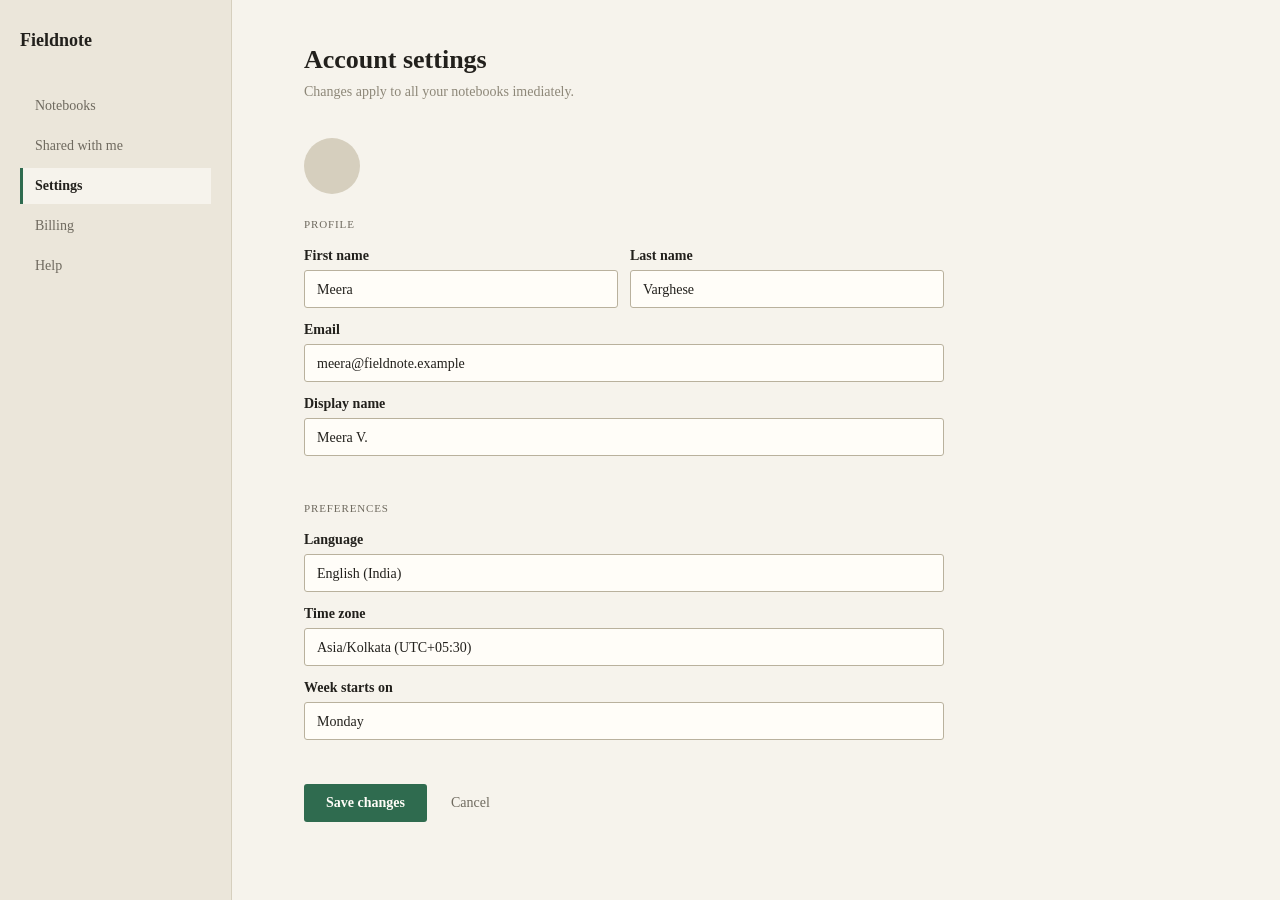
<file: examples/runs/3-screenshot/with-kit/index.html>
<!DOCTYPE html>
<!-- Built from settings-mockup.png. The DESIGN DIVERGENCE table is at the top of styles.css. -->
<html lang="en">
<head>
  <meta charset="utf-8">
  <meta name="viewport" content="width=device-width, initial-scale=1">
  <title>Account settings - Fieldnote</title>
  <link rel="stylesheet" href="styles.css">
</head>
<body>

  <aside class="sidebar">
    <a class="logo" href="#">Fieldnote</a>
    <nav class="nav" aria-label="Main">
      <ul>
        <li><a href="#">Notebooks</a></li>
        <li><a href="#">Shared with me</a></li>
        <li><a href="#" aria-current="page">Settings</a></li>
        <li><a href="#">Billing</a></li>
        <li><a href="#">Help</a></li>
      </ul>
    </nav>
  </aside>

  <main class="main">
    <h1 class="page-title">Account settings</h1>
    <!-- "imediately" is spelled this way in the source image. Kept as drawn. -->
    <p class="page-subtitle">Changes apply to all your notebooks imediately.</p>

    <!-- Placeholder: 56 x 56 circle, #d6cfbe. The source shows no photo, initials or icon. -->
    <div class="avatar" role="img" aria-label="Profile photo placeholder"></div>

    <form class="settings-form" action="#" method="post">

      <fieldset class="section section--profile">
        <legend class="section-label">Profile</legend>

        <div class="field-row">
          <div class="field">
            <label for="first-name">First name</label>
            <input id="first-name" name="first-name" type="text" value="Meera" autocomplete="given-name">
          </div>
          <div class="field">
            <label for="last-name">Last name</label>
            <input id="last-name" name="last-name" type="text" value="Varghese" autocomplete="family-name">
          </div>
        </div>

        <div class="field">
          <label for="email">Email</label>
          <input id="email" name="email" type="email" value="meera@fieldnote.example" autocomplete="email">
        </div>

        <div class="field">
          <label for="display-name">Display name</label>
          <input id="display-name" name="display-name" type="text" value="Meera V." autocomplete="nickname">
        </div>
      </fieldset>

      <fieldset class="section section--preferences">
        <legend class="section-label">Preferences</legend>

        <div class="field">
          <label for="language">Language</label>
          <input id="language" name="language" type="text" value="English (India)">
        </div>

        <div class="field">
          <label for="time-zone">Time zone</label>
          <input id="time-zone" name="time-zone" type="text" value="Asia/Kolkata (UTC+05:30)">
        </div>

        <div class="field">
          <label for="week-start">Week starts on</label>
          <input id="week-start" name="week-start" type="text" value="Monday">
        </div>
      </fieldset>

      <div class="actions">
        <button class="button button--primary" type="submit">Save changes</button>
        <button class="button button--quiet" type="button">Cancel</button>
      </div>

    </form>
  </main>

</body>
</html>
</file>
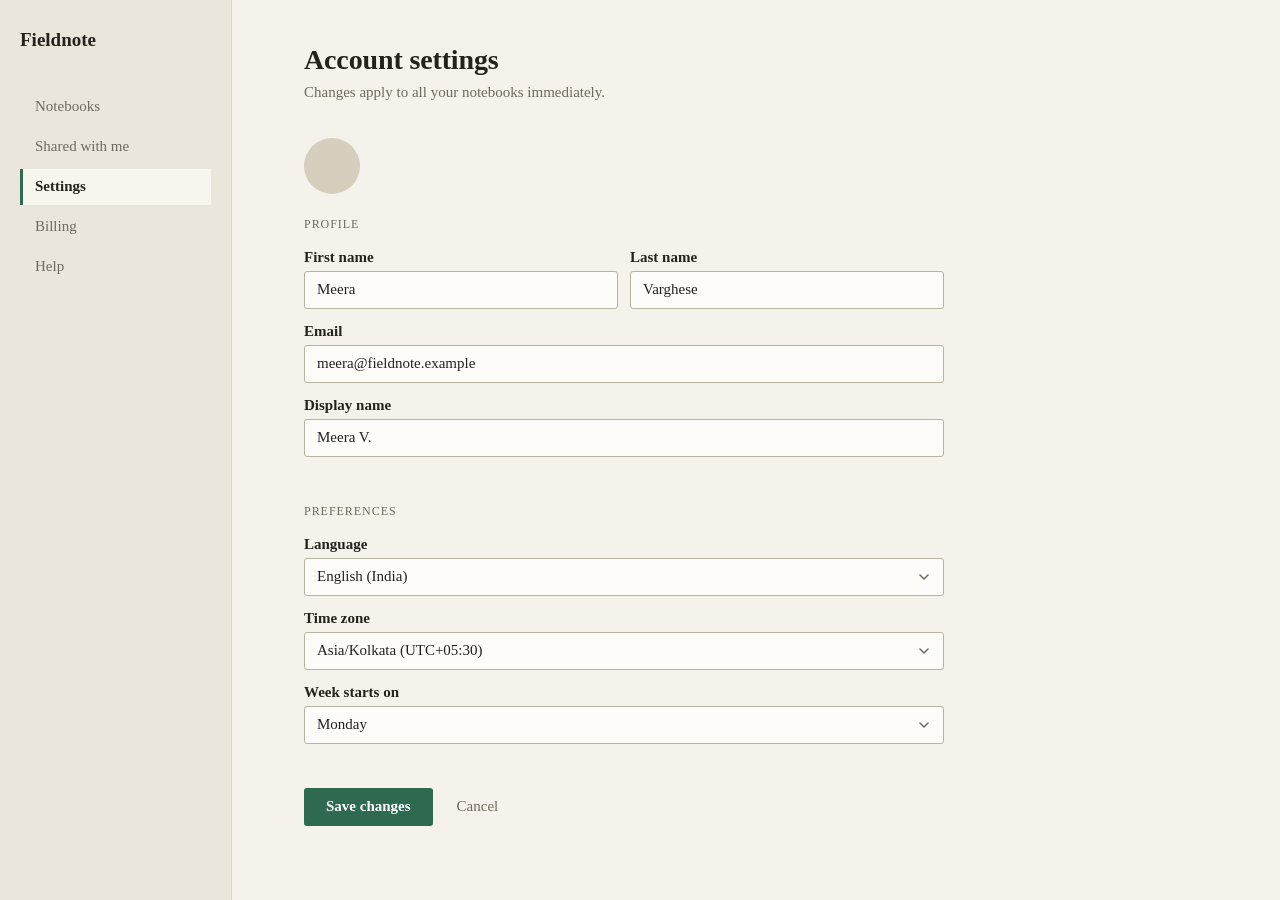
<file: examples/runs/3-screenshot/without-kit/index.html>
<!doctype html>
<html lang="en">
<head>
  <meta charset="utf-8">
  <meta name="viewport" content="width=device-width, initial-scale=1">
  <title>Account settings · Fieldnote</title>
  <link rel="stylesheet" href="styles.css">
</head>
<body>
  <div class="app">
    <aside class="sidebar">
      <a class="brand" href="#">Fieldnote</a>
      <nav class="nav" aria-label="Main">
        <a href="#">Notebooks</a>
        <a href="#">Shared with me</a>
        <a href="#" aria-current="page">Settings</a>
        <a href="#">Billing</a>
        <a href="#">Help</a>
      </nav>
    </aside>

    <main class="main">
      <header class="page-header">
        <h1>Account settings</h1>
        <p>Changes apply to all your notebooks immediately.</p>
      </header>

      <div class="avatar" aria-hidden="true"></div>

      <form class="settings" action="#" method="post">
        <fieldset>
          <legend>Profile</legend>

          <div class="row">
            <div class="field">
              <label for="first-name">First name</label>
              <input id="first-name" name="first-name" type="text" value="Meera" autocomplete="given-name">
            </div>
            <div class="field">
              <label for="last-name">Last name</label>
              <input id="last-name" name="last-name" type="text" value="Varghese" autocomplete="family-name">
            </div>
          </div>

          <div class="field">
            <label for="email">Email</label>
            <input id="email" name="email" type="email" value="meera@fieldnote.example" autocomplete="email">
          </div>

          <div class="field">
            <label for="display-name">Display name</label>
            <input id="display-name" name="display-name" type="text" value="Meera V." autocomplete="nickname">
          </div>
        </fieldset>

        <fieldset>
          <legend>Preferences</legend>

          <div class="field">
            <label for="language">Language</label>
            <select id="language" name="language">
              <option selected>English (India)</option>
              <option>English (UK)</option>
              <option>English (US)</option>
              <option>हिन्दी</option>
              <option>മലയാളം</option>
            </select>
          </div>

          <div class="field">
            <label for="time-zone">Time zone</label>
            <select id="time-zone" name="time-zone">
              <option>America/New_York (UTC−05:00)</option>
              <option>Europe/London (UTC+00:00)</option>
              <option>Asia/Dubai (UTC+04:00)</option>
              <option selected>Asia/Kolkata (UTC+05:30)</option>
              <option>Asia/Singapore (UTC+08:00)</option>
            </select>
          </div>

          <div class="field">
            <label for="week-start">Week starts on</label>
            <select id="week-start" name="week-start">
              <option selected>Monday</option>
              <option>Saturday</option>
              <option>Sunday</option>
            </select>
          </div>
        </fieldset>

        <div class="actions">
          <button class="btn-primary" type="submit">Save changes</button>
          <button class="btn-quiet" type="reset">Cancel</button>
        </div>
      </form>
    </main>
  </div>
</body>
</html>
</file>
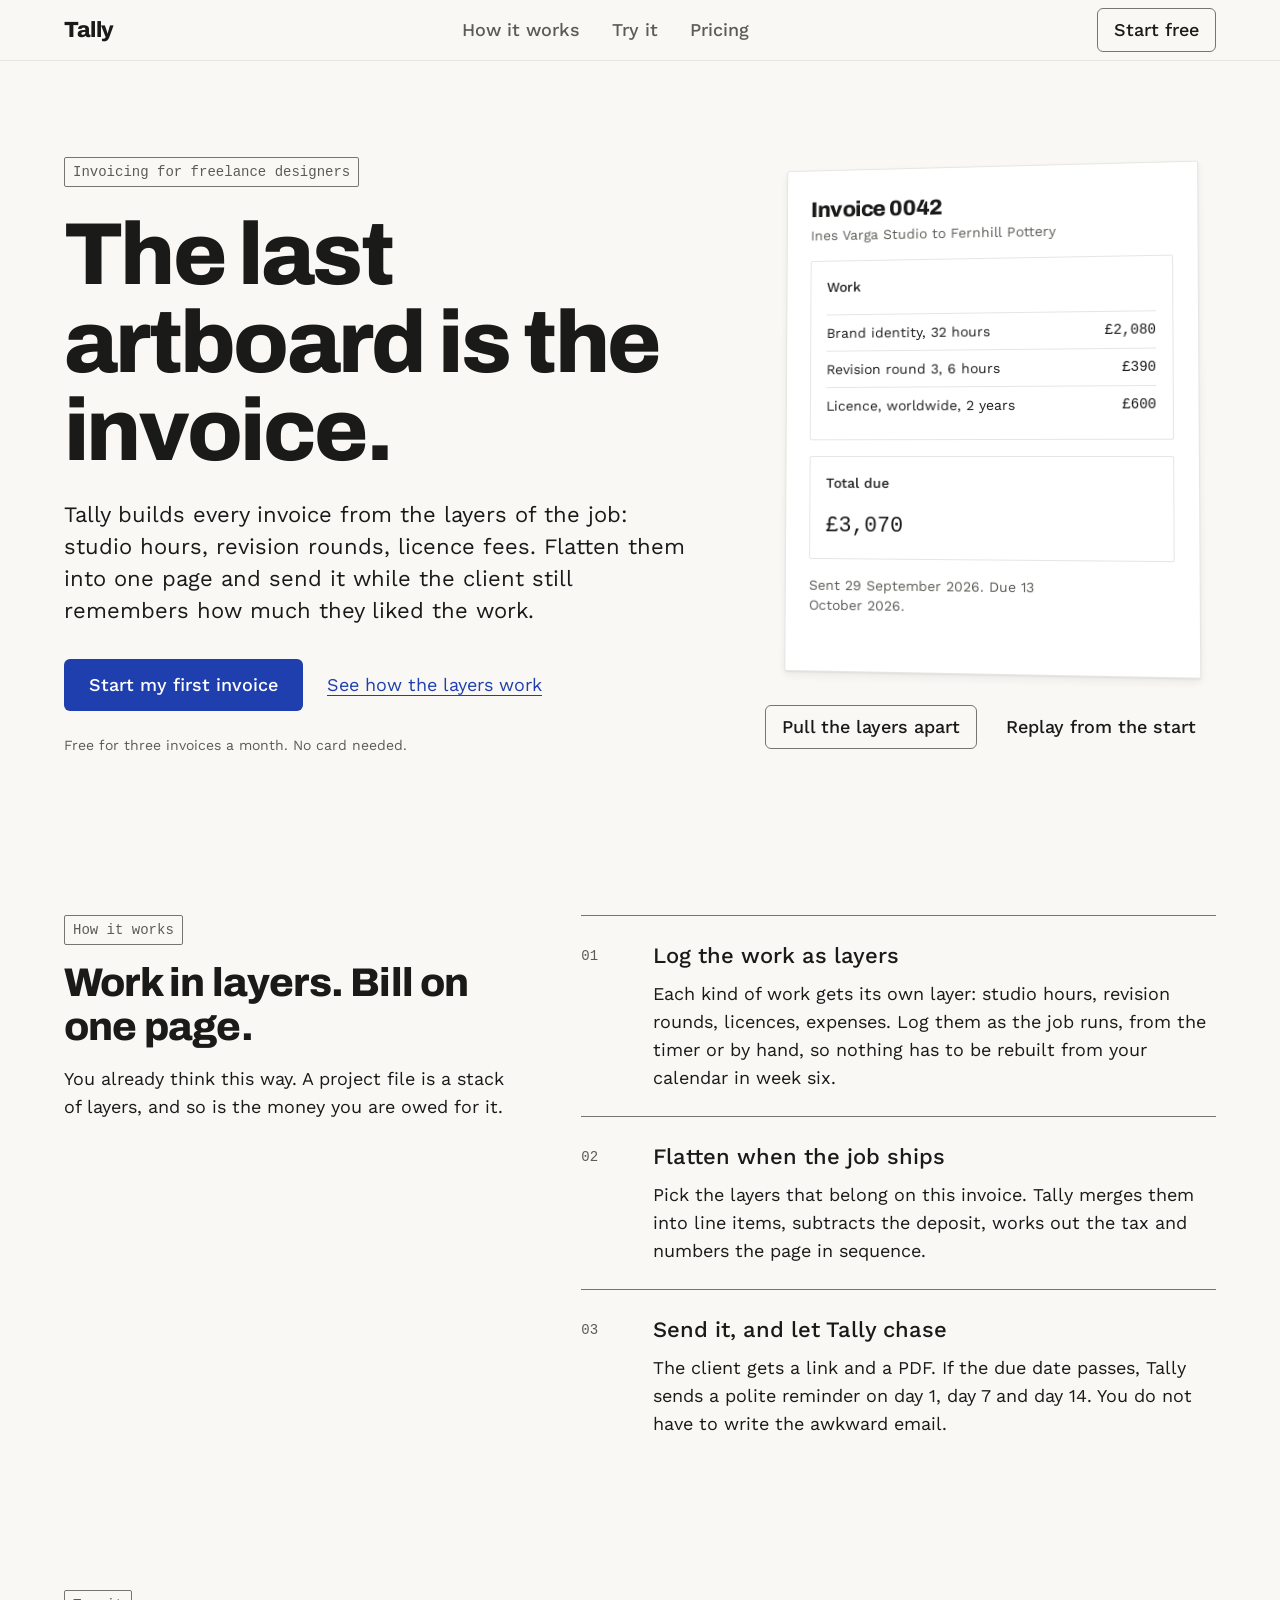
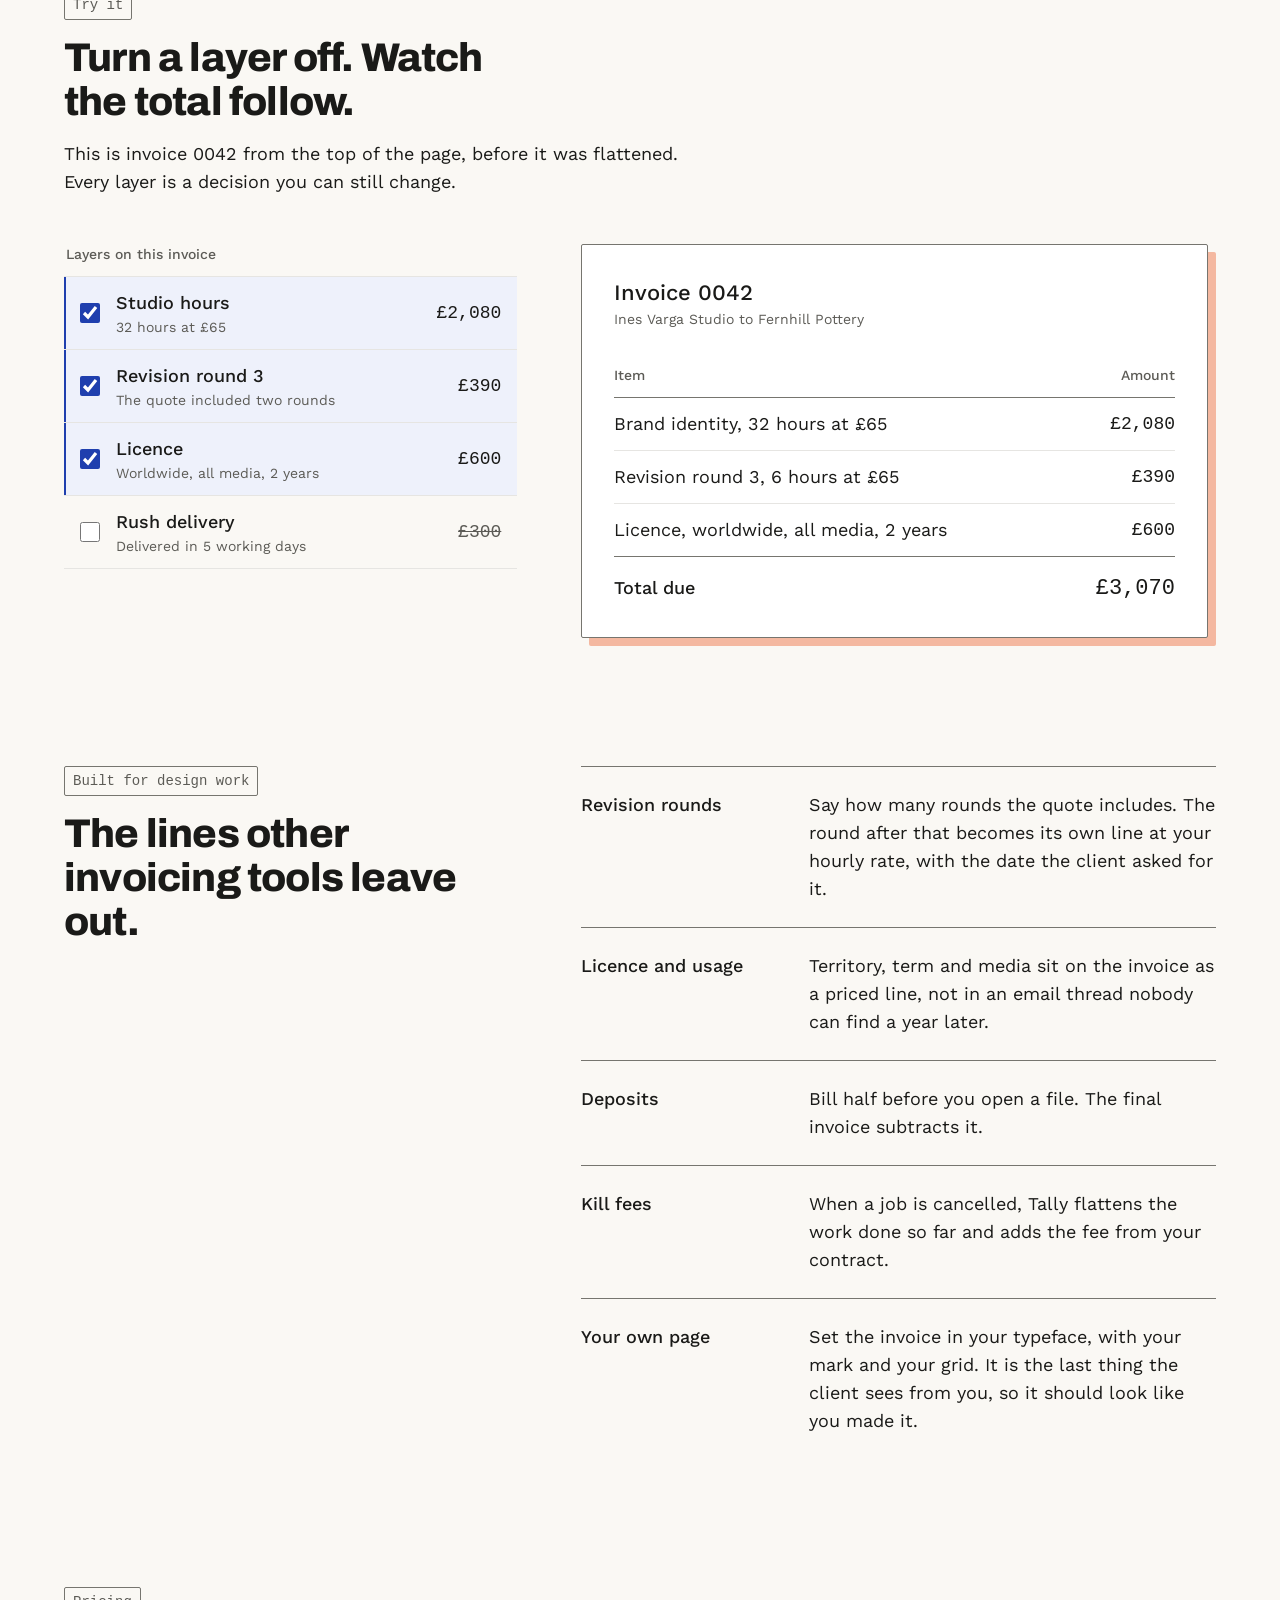
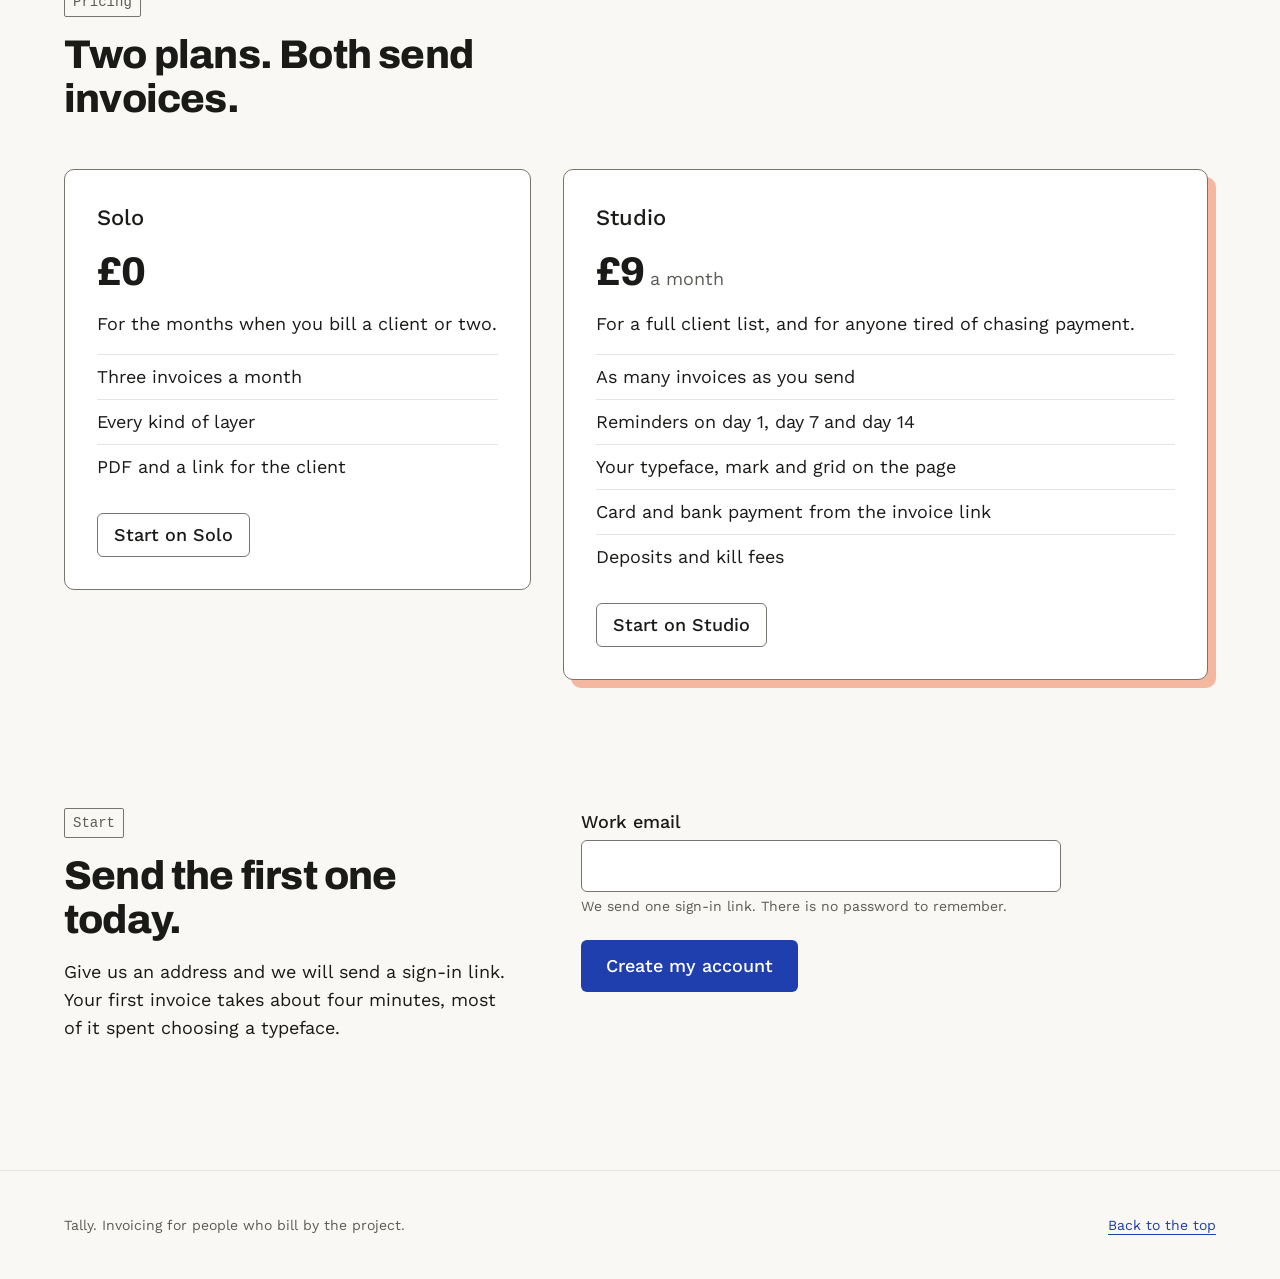
<file: examples/runs/4-animated-landing-page/with-kit-first-attempt/index.html>
<!doctype html>
<html lang="en">
<head>
  <meta charset="utf-8">
  <meta name="viewport" content="width=device-width, initial-scale=1">
  <title>Tally: invoicing for freelance designers</title>
  <meta name="description" content="Tally builds each invoice from the layers of the job: hours, revision rounds and licence fees. Flatten them into one page and send it.">

  <link rel="preconnect" href="https://fonts.googleapis.com">
  <link rel="preconnect" href="https://fonts.gstatic.com" crossorigin>
  <link rel="stylesheet" href="https://fonts.googleapis.com/css2?family=Archivo:wght@800&family=Work+Sans:wght@400;500&display=swap">
  <link rel="stylesheet" href="styles.css">

  <script>
    /* Put the hero invoice in its opening pose before first paint, only when
       motion is allowed. If the main script never runs, the class is removed
       after four seconds so the finished invoice is always shown. */
    (function () {
      var ok = window.matchMedia && window.matchMedia('(prefers-reduced-motion: no-preference)').matches;
      if (!ok) { return; }
      var root = document.documentElement;
      root.classList.add('will-play');
      window.__tallyFailSafe = setTimeout(function () { root.classList.remove('will-play'); }, 4000);
    })();
  </script>
</head>
<body>
  <a class="skip-link" href="#content">Skip to content</a>

  <header class="nav">
    <div class="wrap nav-inner">
      <a class="logo" href="#top" aria-label="Tally, back to top">Tally</a>
      <nav aria-label="Main">
        <ul class="nav-list">
          <li><a class="nav-item" href="#how">How it works</a></li>
          <li><a class="nav-item" href="#try">Try it</a></li>
          <li><a class="nav-item" href="#pricing">Pricing</a></li>
        </ul>
      </nav>
      <a class="button button--secondary" href="#start">Start free</a>
    </div>
  </header>

  <main id="content">

    <!-- Hero -->
    <section class="hero wrap" id="top">
      <div class="hero-copy">
        <p class="tag">Invoicing for freelance designers</p>
        <h1 class="display">The last artboard is the invoice.</h1>
        <p class="lead measure">Tally builds every invoice from the layers of the job: studio hours, revision rounds, licence fees. Flatten them into one page and send it while the client still remembers how much they liked the work.</p>
        <div class="actions">
          <a class="button button--primary button--large" href="#start">Start my first invoice</a>
          <a class="link" href="#how">See how the layers work</a>
        </div>
        <p class="caption muted">Free for three invoices a month. No card needed.</p>
      </div>

      <figure class="hero-figure">
        <div class="scene" id="scene">
          <div class="tilt">
            <div class="stack">
              <div class="sheet">
                <div class="sheet-head">
                  <div>
                    <p class="sheet-title">Invoice 0042</p>
                    <p class="caption muted">Ines Varga Studio to Fernhill Pottery</p>
                  </div>
                  <span class="tag layer-tag">Layer 01</span>
                </div>

                <div class="slot">
                  <div class="layer layer--work">
                    <div class="layer-head">
                      <p class="caption strong">Work</p>
                      <span class="tag layer-tag">Layer 02</span>
                    </div>
                    <table class="lines">
                      <tbody>
                        <tr><th scope="row">Brand identity, 32 hours</th><td>£2,080</td></tr>
                        <tr><th scope="row">Revision round 3, 6 hours</th><td>£390</td></tr>
                        <tr><th scope="row">Licence, worldwide, 2 years</th><td>£600</td></tr>
                      </tbody>
                    </table>
                  </div>
                </div>

                <div class="slot">
                  <div class="layer layer--total">
                    <div class="layer-head">
                      <p class="caption strong">Total due</p>
                      <span class="tag layer-tag">Layer 03</span>
                    </div>
                    <p class="total-figure">£3,070</p>
                  </div>
                </div>

                <p class="sheet-foot caption muted">Sent 29 September 2026. Due 13 October 2026.</p>

                <div class="stamp">
                  <span class="stamp-word">Paid</span>
                  <span class="caption">8 Oct 2026</span>
                </div>
              </div>
            </div>
          </div>
        </div>
        <figcaption class="scene-controls">
          <button class="button button--secondary" type="button" id="toggle-layers" aria-pressed="false" hidden>Pull the layers apart</button>
          <button class="button button--quiet" type="button" id="replay" hidden>Replay from the start</button>
        </figcaption>
      </figure>
    </section>

    <!-- How it works -->
    <section class="section wrap split" id="how">
      <div class="split-head">
        <p class="tag">How it works</p>
        <h2 class="title">Work in layers. Bill on one page.</h2>
        <p class="measure">You already think this way. A project file is a stack of layers, and so is the money you are owed for it.</p>
      </div>
      <ol class="steps">
        <li class="step">
          <span class="step-number" aria-hidden="true">01</span>
          <div>
            <h3 class="lead strong">Log the work as layers</h3>
            <p>Each kind of work gets its own layer: studio hours, revision rounds, licences, expenses. Log them as the job runs, from the timer or by hand, so nothing has to be rebuilt from your calendar in week six.</p>
          </div>
        </li>
        <li class="step">
          <span class="step-number" aria-hidden="true">02</span>
          <div>
            <h3 class="lead strong">Flatten when the job ships</h3>
            <p>Pick the layers that belong on this invoice. Tally merges them into line items, subtracts the deposit, works out the tax and numbers the page in sequence.</p>
          </div>
        </li>
        <li class="step">
          <span class="step-number" aria-hidden="true">03</span>
          <div>
            <h3 class="lead strong">Send it, and let Tally chase</h3>
            <p>The client gets a link and a PDF. If the due date passes, Tally sends a polite reminder on day 1, day 7 and day 14. You do not have to write the awkward email.</p>
          </div>
        </li>
      </ol>
    </section>

    <!-- Try it -->
    <section class="section wrap" id="try">
      <div class="section-head">
        <p class="tag">Try it</p>
        <h2 class="title">Turn a layer off. Watch the total follow.</h2>
        <p class="measure">This is invoice 0042 from the top of the page, before it was flattened. Every layer is a decision you can still change.</p>
      </div>

      <div class="builder">
        <fieldset class="panel">
          <legend class="caption strong">Layers on this invoice</legend>
          <noscript><p class="caption muted">The switches need JavaScript. The invoice beside them shows the three layers that were billed.</p></noscript>

          <label class="layer-row">
            <input type="checkbox" data-layer="hours" checked>
            <span class="layer-row-text">
              <span class="strong">Studio hours</span>
              <span class="caption muted">32 hours at £65</span>
            </span>
            <span class="figure">£2,080</span>
          </label>
          <label class="layer-row">
            <input type="checkbox" data-layer="revisions" checked>
            <span class="layer-row-text">
              <span class="strong">Revision round 3</span>
              <span class="caption muted">The quote included two rounds</span>
            </span>
            <span class="figure">£390</span>
          </label>
          <label class="layer-row">
            <input type="checkbox" data-layer="licence" checked>
            <span class="layer-row-text">
              <span class="strong">Licence</span>
              <span class="caption muted">Worldwide, all media, 2 years</span>
            </span>
            <span class="figure">£600</span>
          </label>
          <label class="layer-row">
            <input type="checkbox" data-layer="rush" >
            <span class="layer-row-text">
              <span class="strong">Rush delivery</span>
              <span class="caption muted">Delivered in 5 working days</span>
            </span>
            <span class="figure">£300</span>
          </label>
        </fieldset>

        <div class="preview" aria-label="Invoice preview">
          <div class="preview-head">
            <p class="lead strong">Invoice 0042</p>
            <p class="caption muted">Ines Varga Studio to Fernhill Pottery</p>
          </div>

          <div id="preview-filled">
            <table class="lines lines--roomy">
              <thead>
                <tr><th scope="col">Item</th><th scope="col" class="num">Amount</th></tr>
              </thead>
              <tbody>
                <tr data-line="hours" data-amount="2080"><th scope="row">Brand identity, 32 hours at £65</th><td>£2,080</td></tr>
                <tr data-line="revisions" data-amount="390"><th scope="row">Revision round 3, 6 hours at £65</th><td>£390</td></tr>
                <tr data-line="licence" data-amount="600"><th scope="row">Licence, worldwide, all media, 2 years</th><td>£600</td></tr>
                <tr data-line="rush" data-amount="300" hidden><th scope="row">Rush delivery, 5 working days</th><td>£300</td></tr>
              </tbody>
            </table>
            <div class="preview-total" aria-live="polite">
              <span class="strong">Total due</span>
              <span class="total-figure" id="preview-total">£3,070</span>
            </div>
          </div>

          <div class="empty" id="preview-empty" hidden>
            <p class="strong">This invoice has no layers on it.</p>
            <p>Line items appear here when you turn a layer on in the panel. Start with the hours, which most invoices need.</p>
            <button class="button button--secondary" type="button" id="empty-action">Turn on studio hours</button>
          </div>
        </div>
      </div>
    </section>

    <!-- What is on the page -->
    <section class="section wrap split" id="details">
      <div class="split-head">
        <p class="tag">Built for design work</p>
        <h2 class="title">The lines other invoicing tools leave out.</h2>
      </div>
      <dl class="spec">
        <div class="spec-row">
          <dt class="strong">Revision rounds</dt>
          <dd>Say how many rounds the quote includes. The round after that becomes its own line at your hourly rate, with the date the client asked for it.</dd>
        </div>
        <div class="spec-row">
          <dt class="strong">Licence and usage</dt>
          <dd>Territory, term and media sit on the invoice as a priced line, not in an email thread nobody can find a year later.</dd>
        </div>
        <div class="spec-row">
          <dt class="strong">Deposits</dt>
          <dd>Bill half before you open a file. The final invoice subtracts it.</dd>
        </div>
        <div class="spec-row">
          <dt class="strong">Kill fees</dt>
          <dd>When a job is cancelled, Tally flattens the work done so far and adds the fee from your contract.</dd>
        </div>
        <div class="spec-row">
          <dt class="strong">Your own page</dt>
          <dd>Set the invoice in your typeface, with your mark and your grid. It is the last thing the client sees from you, so it should look like you made it.</dd>
        </div>
      </dl>
    </section>

    <!-- Pricing -->
    <section class="section wrap" id="pricing">
      <div class="section-head">
        <p class="tag">Pricing</p>
        <h2 class="title">Two plans. Both send invoices.</h2>
      </div>
      <div class="plans">
        <div class="plan">
          <h3 class="lead strong">Solo</h3>
          <p class="plan-price"><span class="title">£0</span></p>
          <p>For the months when you bill a client or two.</p>
          <ul class="plan-list">
            <li>Three invoices a month</li>
            <li>Every kind of layer</li>
            <li>PDF and a link for the client</li>
          </ul>
          <a class="button button--secondary" href="#start">Start on Solo</a>
        </div>
        <div class="plan plan--raised">
          <h3 class="lead strong">Studio</h3>
          <p class="plan-price"><span class="title">£9</span> <span class="muted">a month</span></p>
          <p>For a full client list, and for anyone tired of chasing payment.</p>
          <ul class="plan-list">
            <li>As many invoices as you send</li>
            <li>Reminders on day 1, day 7 and day 14</li>
            <li>Your typeface, mark and grid on the page</li>
            <li>Card and bank payment from the invoice link</li>
            <li>Deposits and kill fees</li>
          </ul>
          <a class="button button--secondary" href="#start">Start on Studio</a>
        </div>
      </div>
    </section>

    <!-- Sign up -->
    <section class="section wrap split" id="start">
      <div class="split-head">
        <p class="tag">Start</p>
        <h2 class="title">Send the first one today.</h2>
        <p class="measure">Give us an address and we will send a sign-in link. Your first invoice takes about four minutes, most of it spent choosing a typeface.</p>
      </div>

      <form class="signup" id="signup" novalidate>
        <div class="field">
          <label for="email" class="strong">Work email</label>
          <input class="input" type="email" id="email" name="email" autocomplete="email" aria-describedby="email-help" required>
          <p class="caption muted" id="email-help">We send one sign-in link. There is no password to remember.</p>
          <p class="caption error" id="email-error" hidden></p>
        </div>
        <button class="button button--primary button--large" type="submit" id="signup-button">
          <span class="spinner" aria-hidden="true" hidden></span>
          <span id="signup-label">Create my account</span>
        </button>
        <p class="notice" id="signup-status" role="status" hidden></p>
      </form>
    </section>
  </main>

  <footer class="footer">
    <div class="wrap footer-inner">
      <p class="caption muted">Tally. Invoicing for people who bill by the project.</p>
      <a class="link caption" href="#top">Back to the top</a>
    </div>
  </footer>

  <script src="script.js"></script>
</body>
</html>
</file>
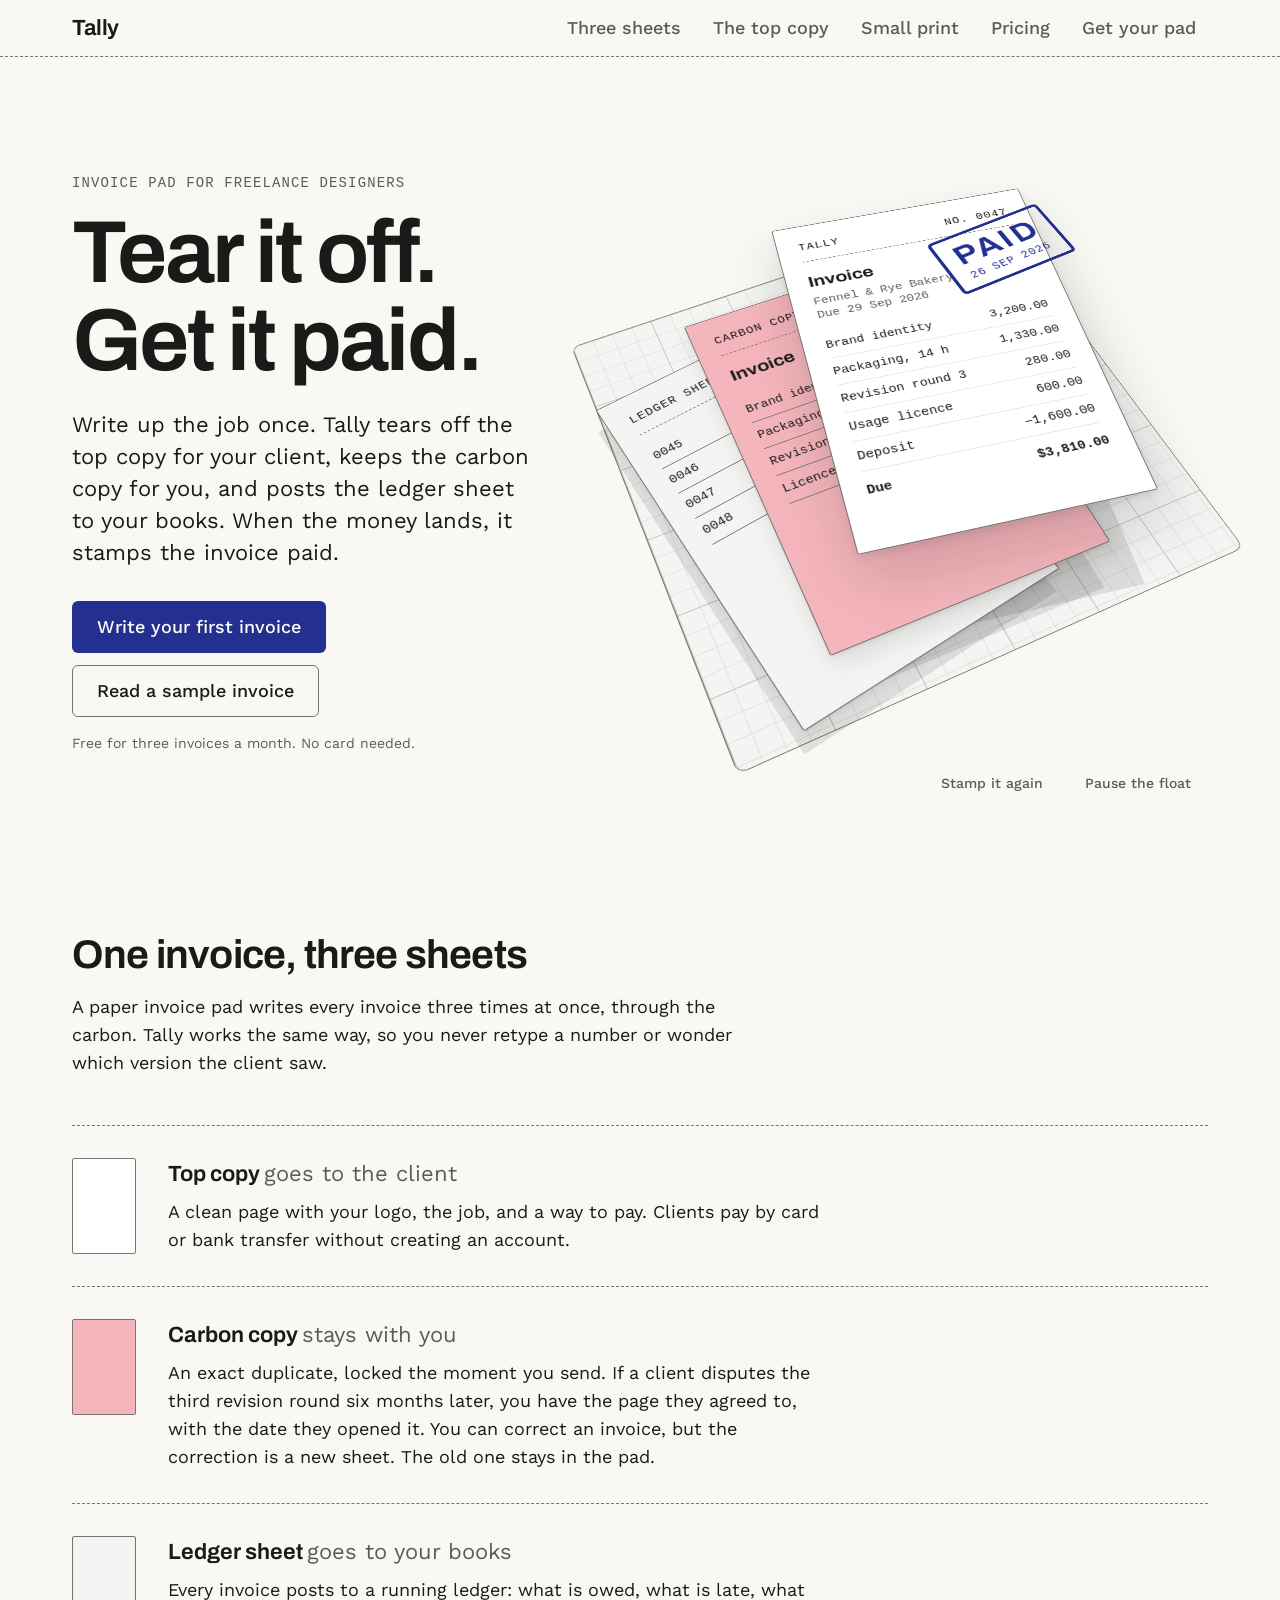
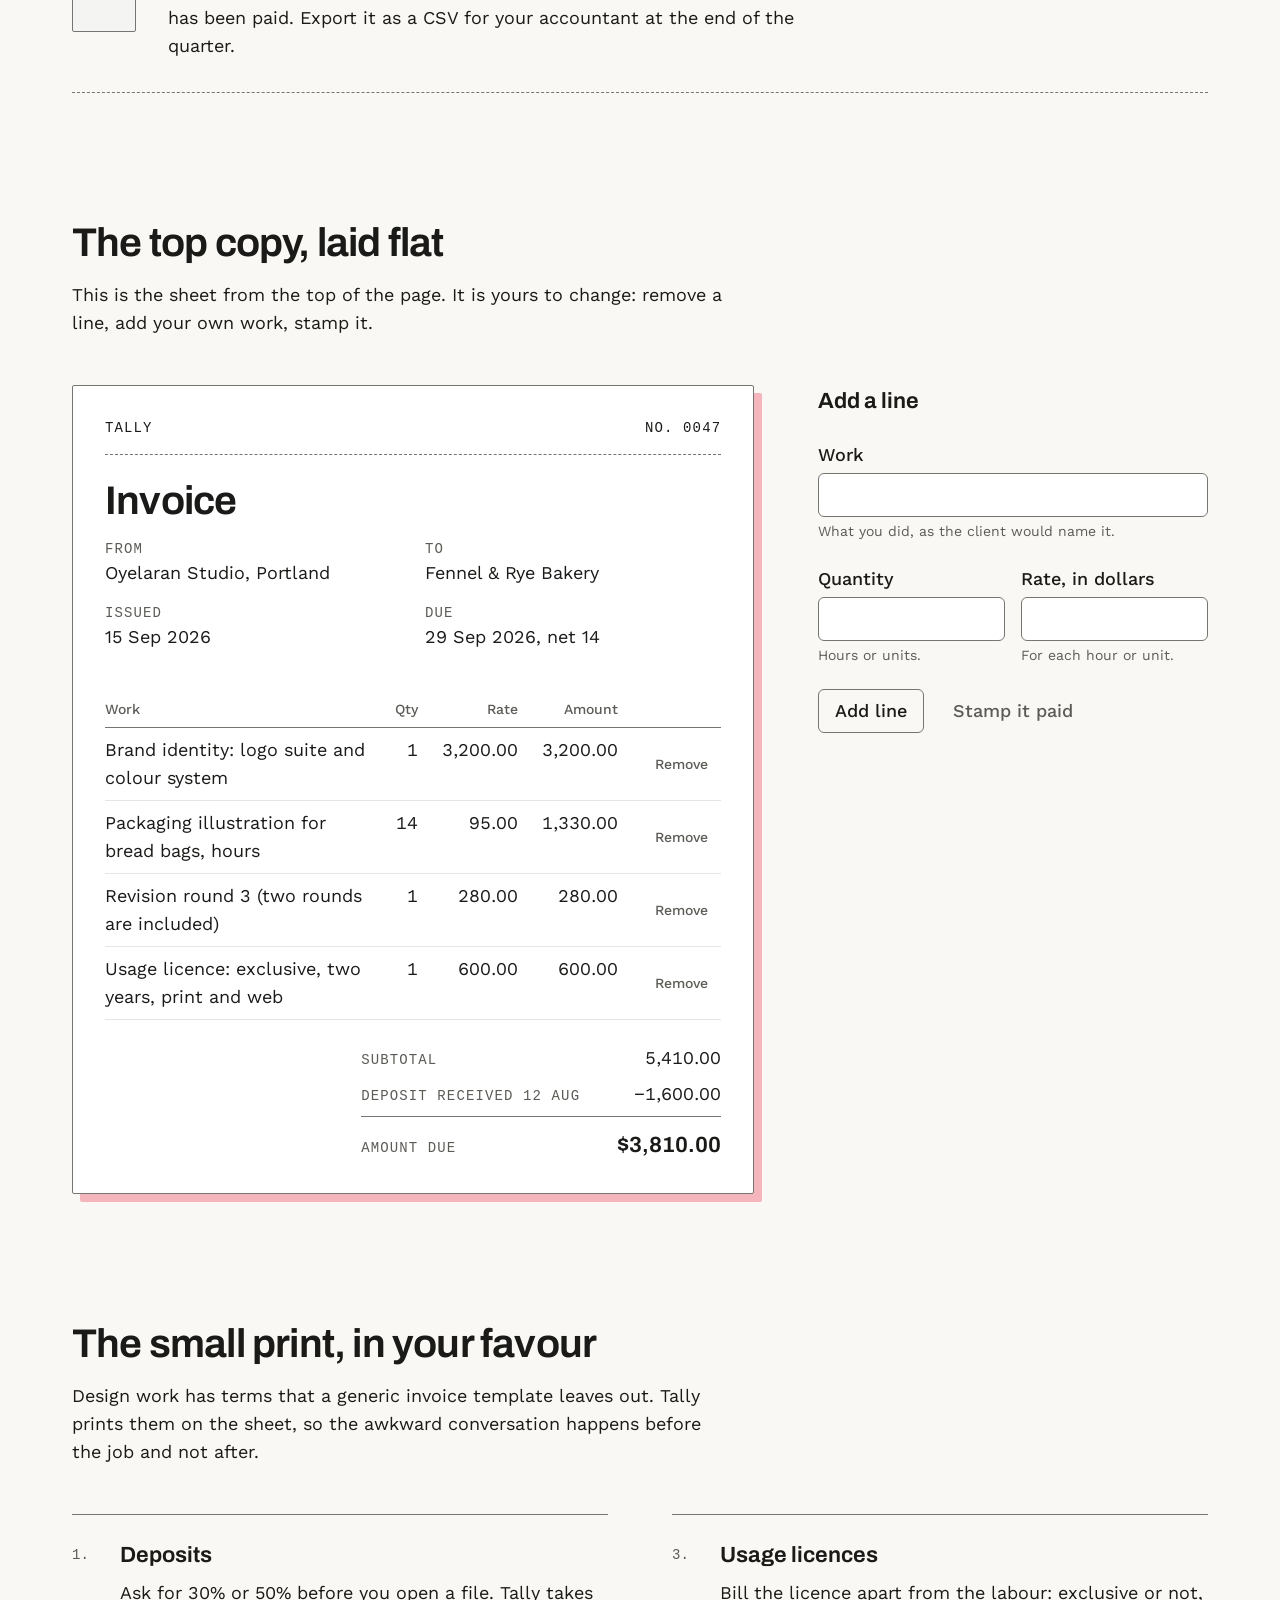
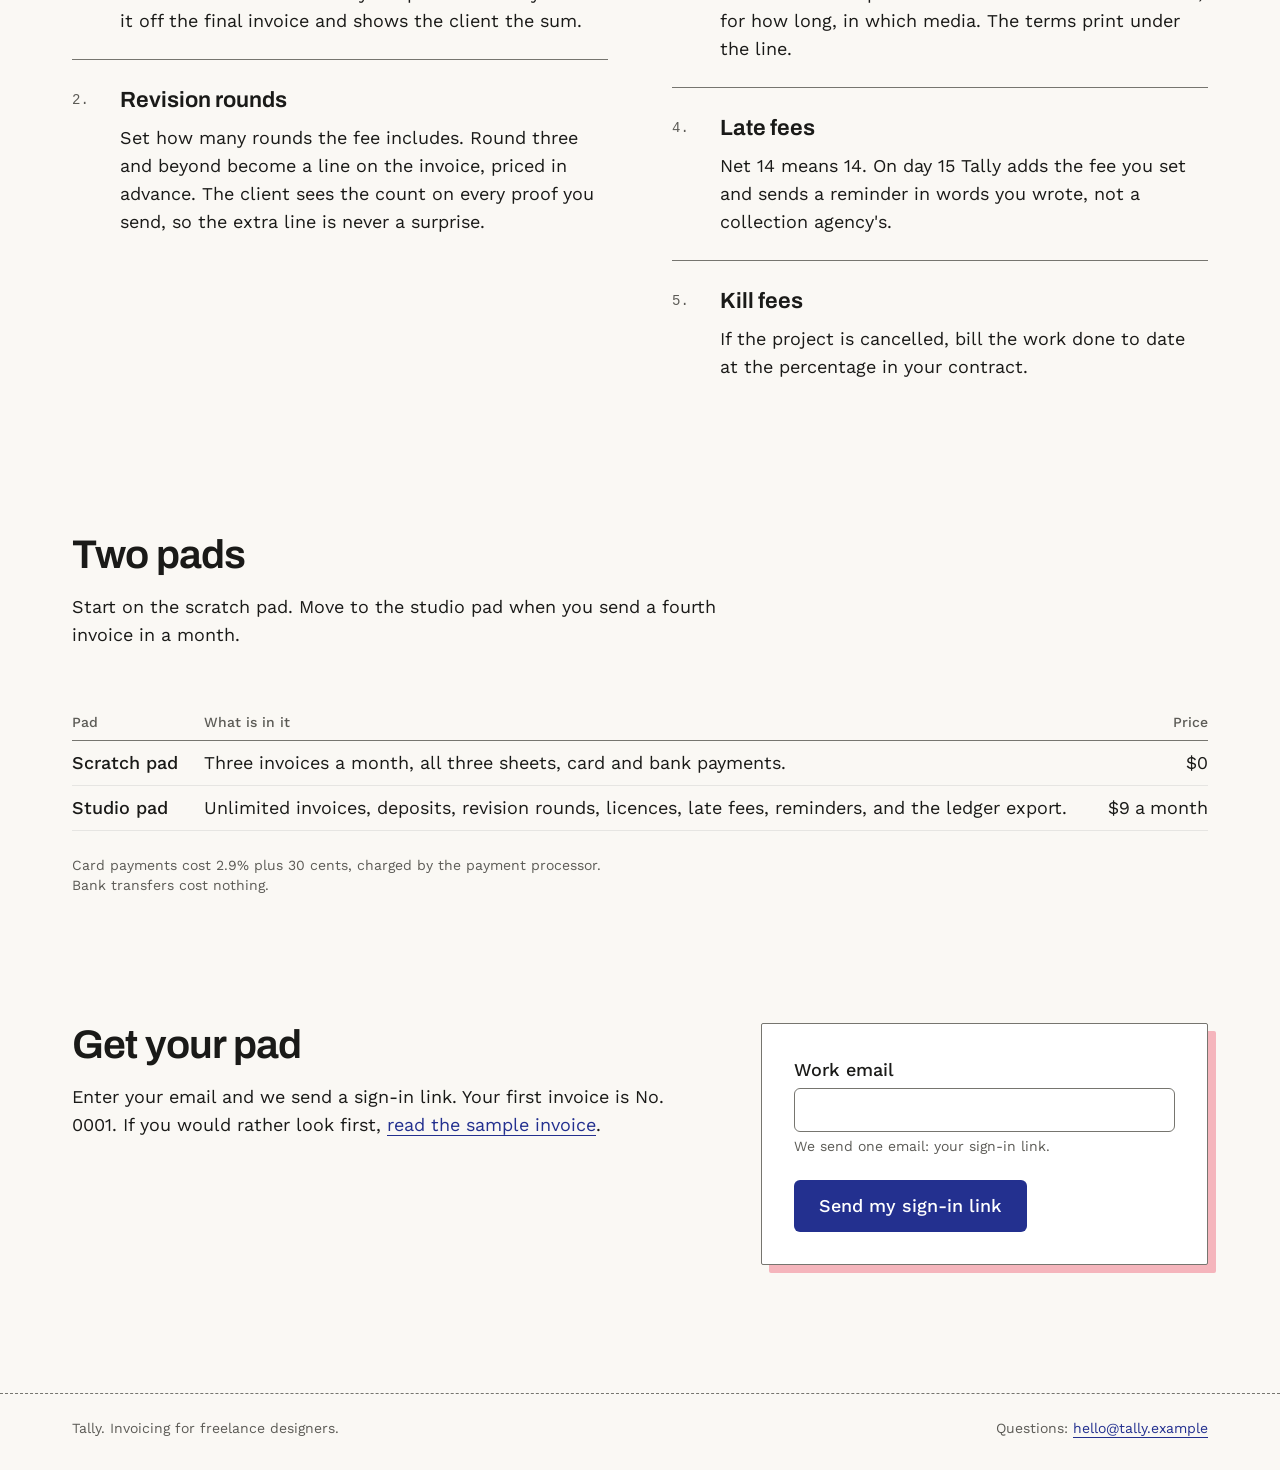
<file: examples/runs/4-animated-landing-page/with-kit-second-attempt/index.html>
<!doctype html>
<html lang="en">
<head>
<meta charset="utf-8">
<meta name="viewport" content="width=device-width, initial-scale=1">
<title>Tally: the invoice pad for freelance designers</title>
<meta name="description" content="Tally is an invoice pad for freelance designers. Write up the job, tear off the top copy for your client, keep the carbon copy for your books.">
<link rel="preconnect" href="https://fonts.googleapis.com">
<link rel="preconnect" href="https://fonts.gstatic.com" crossorigin>
<link href="https://fonts.googleapis.com/css2?family=Archivo:wght@500..800&family=Work+Sans:wght@400;500;600&display=swap" rel="stylesheet">
<link rel="stylesheet" href="styles.css">
<script>document.documentElement.classList.add('js');</script>
</head>
<body>

<a class="skip" href="#main">Skip to content</a>

<header class="nav">
  <div class="wrap nav__row">
    <a class="nav__mark" href="#top" aria-label="Tally, back to top">Tally</a>
    <nav aria-label="Sections">
      <ul class="nav__list">
        <li class="nav__section"><a href="#sheets">Three sheets</a></li>
        <li class="nav__section"><a href="#top-copy">The top copy</a></li>
        <li class="nav__section"><a href="#small-print">Small print</a></li>
        <li class="nav__section"><a href="#pricing">Pricing</a></li>
        <li><a href="#start">Get your pad</a></li>
      </ul>
    </nav>
  </div>
</header>

<main id="main">

  <!-- Hero -->
  <section class="hero wrap" id="top">
    <div class="hero__words">
      <p class="label">Invoice pad for freelance designers</p>
      <h1 class="display">Tear it off. Get it paid.</h1>
      <p class="lead">Write up the job once. Tally tears off the top copy for your client, keeps the carbon copy for you, and posts the ledger sheet to your books. When the money lands, it stamps the invoice paid.</p>
      <div class="actions">
        <a class="btn btn--primary btn--large" href="#start">Write your first invoice</a>
        <a class="btn btn--secondary btn--large" href="#top-copy">Read a sample invoice</a>
      </div>
      <p class="caption muted">Free for three invoices a month. No card needed.</p>
    </div>

    <figure class="stage" id="stage">
      <div class="stage__view" role="img" aria-label="Three sheets of an invoice pad fanned out above a cutting mat: a ledger sheet, a pink carbon copy, and on top the client's invoice No. 0047 for $3,810.00, stamped PAID.">
        <div class="scene" aria-hidden="true">
          <div class="pad" id="pad">

            <div class="mat">
              <svg width="100%" height="100%" focusable="false">
                <defs>
                  <pattern id="mat-grid" width="24" height="24" patternUnits="userSpaceOnUse">
                    <path d="M24 0H0V24" fill="none" stroke="#d2d1cc" stroke-width="1"/>
                  </pattern>
                  <pattern id="mat-grid-major" width="96" height="96" patternUnits="userSpaceOnUse">
                    <path d="M96 0H0V96" fill="none" stroke="#a3a29c" stroke-width="1"/>
                  </pattern>
                </defs>
                <rect width="100%" height="100%" fill="url(#mat-grid)"/>
                <rect width="100%" height="100%" fill="url(#mat-grid-major)"/>
              </svg>
            </div>

            <div class="cast cast--ledger"></div>
            <div class="cast cast--carbon"></div>
            <div class="cast cast--top"></div>

            <div class="sheet sheet--ledger">
              <div class="face face--ledger">
                <p class="face__stub"><span>Ledger sheet</span><span>Sept 2026</span></p>
                <ul class="face__lines">
                  <li><span>0045</span><span>Paid</span></li>
                  <li><span>0046</span><span>Late</span></li>
                  <li><span>0047</span><span>Paid</span></li>
                  <li><span>0048</span><span>Draft</span></li>
                </ul>
              </div>
            </div>

            <div class="sheet sheet--carbon">
              <div class="face face--carbon">
                <p class="face__stub"><span>Carbon copy</span><span>No. 0047</span></p>
                <p class="face__title">Invoice</p>
                <ul class="face__lines">
                  <li><span>Brand identity</span></li>
                  <li><span>Packaging</span></li>
                  <li><span>Revision 3</span></li>
                  <li><span>Licence</span></li>
                </ul>
              </div>
            </div>

            <div class="sheet sheet--top">
              <div class="float">
                <div class="face face--top">
                  <p class="face__stub"><span>Tally</span><span>No. 0047</span></p>
                  <p class="face__title">Invoice</p>
                  <p class="face__meta">Fennel &amp; Rye Bakery<br>Due 29 Sep 2026</p>
                  <ul class="face__lines">
                    <li><span>Brand identity</span><span>3,200.00</span></li>
                    <li><span>Packaging, 14 h</span><span>1,330.00</span></li>
                    <li><span>Revision round 3</span><span>280.00</span></li>
                    <li><span>Usage licence</span><span>600.00</span></li>
                    <li><span>Deposit</span><span>&minus;1,600.00</span></li>
                  </ul>
                  <p class="face__total"><span>Due</span><span>$3,810.00</span></p>
                </div>
                <div class="stamp stamp--hero"><span class="stamp__word">Paid</span><span class="stamp__date">26 Sep 2026</span></div>
              </div>
            </div>

          </div>
        </div>
      </div>
      <figcaption class="stage__controls">
        <button class="btn btn--quiet" type="button" id="replay">Stamp it again</button>
        <button class="btn btn--quiet" type="button" id="pause" aria-pressed="false">Pause the float</button>
      </figcaption>
    </figure>
  </section>

  <!-- Three sheets -->
  <section class="section wrap" id="sheets">
    <div class="section__head">
      <h2 class="title">One invoice, three sheets</h2>
      <p class="measure">A paper invoice pad writes every invoice three times at once, through the carbon. Tally works the same way, so you never retype a number or wonder which version the client saw.</p>
    </div>

    <ol class="sheets">
      <li class="sheets__row">
        <span class="swatch swatch--top" aria-hidden="true"></span>
        <div>
          <h3 class="lead strong">Top copy <span class="muted regular">goes to the client</span></h3>
          <p class="measure">A clean page with your logo, the job, and a way to pay. Clients pay by card or bank transfer without creating an account.</p>
        </div>
      </li>
      <li class="sheets__row">
        <span class="swatch swatch--carbon" aria-hidden="true"></span>
        <div>
          <h3 class="lead strong">Carbon copy <span class="muted regular">stays with you</span></h3>
          <p class="measure">An exact duplicate, locked the moment you send. If a client disputes the third revision round six months later, you have the page they agreed to, with the date they opened it. You can correct an invoice, but the correction is a new sheet. The old one stays in the pad.</p>
        </div>
      </li>
      <li class="sheets__row">
        <span class="swatch swatch--ledger" aria-hidden="true"></span>
        <div>
          <h3 class="lead strong">Ledger sheet <span class="muted regular">goes to your books</span></h3>
          <p class="measure">Every invoice posts to a running ledger: what is owed, what is late, what has been paid. Export it as a CSV for your accountant at the end of the quarter.</p>
        </div>
      </li>
    </ol>
  </section>

  <!-- The top copy, flat and readable -->
  <section class="section wrap" id="top-copy">
    <div class="section__head">
      <h2 class="title">The top copy, laid flat</h2>
      <p class="measure">This is the sheet from the top of the page. It is yours to change: remove a line, add your own work, stamp it.</p>
    </div>

    <div class="flat">
      <article class="invoice" aria-labelledby="inv-title">
        <p class="invoice__stub"><span>Tally</span><span>No. 0047</span></p>

        <div class="invoice__head">
          <h3 class="title" id="inv-title">Invoice</h3>
          <dl class="invoice__meta">
            <div><dt>From</dt><dd>Oyelaran Studio, Portland</dd></div>
            <div><dt>To</dt><dd>Fennel &amp; Rye Bakery</dd></div>
            <div><dt>Issued</dt><dd>15 Sep 2026</dd></div>
            <div><dt>Due</dt><dd>29 Sep 2026, net 14</dd></div>
          </dl>
        </div>

        <div class="table-scroll" id="lines-wrap">
          <table class="table">
            <thead>
              <tr>
                <th scope="col">Work</th>
                <th scope="col" class="num">Qty</th>
                <th scope="col" class="num">Rate</th>
                <th scope="col" class="num">Amount</th>
                <th scope="col" class="js-only"><span class="visually-hidden">Remove</span></th>
              </tr>
            </thead>
            <tbody id="lines">
              <tr><td>Brand identity: logo suite and colour system</td><td class="num">1</td><td class="num">3,200.00</td><td class="num">3,200.00</td><td class="js-only"></td></tr>
              <tr><td>Packaging illustration for bread bags, hours</td><td class="num">14</td><td class="num">95.00</td><td class="num">1,330.00</td><td class="js-only"></td></tr>
              <tr><td>Revision round 3 (two rounds are included)</td><td class="num">1</td><td class="num">280.00</td><td class="num">280.00</td><td class="js-only"></td></tr>
              <tr><td>Usage licence: exclusive, two years, print and web</td><td class="num">1</td><td class="num">600.00</td><td class="num">600.00</td><td class="js-only"></td></tr>
            </tbody>
          </table>
        </div>

        <div class="empty" id="lines-empty" hidden>
          <p>This invoice has no lines. Each piece of work you bill appears here with its quantity and rate.</p>
          <button class="btn btn--secondary" type="button" id="empty-add">Add the first line</button>
        </div>

        <dl class="totals" id="totals">
          <div><dt>Subtotal</dt><dd id="t-sub">5,410.00</dd></div>
          <div><dt>Deposit received 12 Aug</dt><dd>&minus;1,600.00</dd></div>
          <div class="totals__due"><dt id="t-due-label">Amount due</dt><dd id="t-due">$3,810.00</dd></div>
        </dl>

        <div class="stamp stamp--flat" id="flat-stamp" hidden><span class="stamp__word">Paid</span><span class="stamp__date">26 Sep 2026</span></div>
      </article>

      <div class="bench js-only">
        <form class="form" id="line-form" novalidate>
          <h3 class="lead strong">Add a line</h3>
          <div class="field">
            <label for="f-desc">Work</label>
            <input id="f-desc" name="desc" type="text" autocomplete="off" aria-describedby="f-desc-help">
            <p class="help" id="f-desc-help">What you did, as the client would name it.</p>
          </div>
          <div class="field-row">
            <div class="field">
              <label for="f-qty">Quantity</label>
              <input id="f-qty" name="qty" type="text" inputmode="decimal" autocomplete="off" aria-describedby="f-qty-help">
              <p class="help" id="f-qty-help">Hours or units.</p>
            </div>
            <div class="field">
              <label for="f-rate">Rate, in dollars</label>
              <input id="f-rate" name="rate" type="text" inputmode="decimal" autocomplete="off" aria-describedby="f-rate-help">
              <p class="help" id="f-rate-help">For each hour or unit.</p>
            </div>
          </div>
          <div class="actions">
            <button class="btn btn--secondary" type="submit">Add line</button>
            <button class="btn btn--quiet" type="button" id="stamp-toggle" aria-pressed="false">Stamp it paid</button>
          </div>
        </form>
      </div>
    </div>
  </section>

  <!-- Small print -->
  <section class="section wrap" id="small-print">
    <div class="section__head">
      <h2 class="title">The small print, in your favour</h2>
      <p class="measure">Design work has terms that a generic invoice template leaves out. Tally prints them on the sheet, so the awkward conversation happens before the job and not after.</p>
    </div>

    <ol class="terms">
      <li>
        <h3 class="lead strong">Deposits</h3>
        <p>Ask for 30% or 50% before you open a file. Tally takes it off the final invoice and shows the client the sum.</p>
      </li>
      <li>
        <h3 class="lead strong">Revision rounds</h3>
        <p>Set how many rounds the fee includes. Round three and beyond become a line on the invoice, priced in advance. The client sees the count on every proof you send, so the extra line is never a surprise.</p>
      </li>
      <li>
        <h3 class="lead strong">Usage licences</h3>
        <p>Bill the licence apart from the labour: exclusive or not, for how long, in which media. The terms print under the line.</p>
      </li>
      <li>
        <h3 class="lead strong">Late fees</h3>
        <p>Net 14 means 14. On day 15 Tally adds the fee you set and sends a reminder in words you wrote, not a collection agency's.</p>
      </li>
      <li>
        <h3 class="lead strong">Kill fees</h3>
        <p>If the project is cancelled, bill the work done to date at the percentage in your contract.</p>
      </li>
    </ol>
  </section>

  <!-- Pricing -->
  <section class="section wrap" id="pricing">
    <div class="section__head">
      <h2 class="title">Two pads</h2>
      <p class="measure">Start on the scratch pad. Move to the studio pad when you send a fourth invoice in a month.</p>
    </div>

    <div class="table-scroll">
      <table class="table table--pricing">
        <thead>
          <tr>
            <th scope="col">Pad</th>
            <th scope="col">What is in it</th>
            <th scope="col" class="num">Price</th>
          </tr>
        </thead>
        <tbody>
          <tr>
            <th scope="row">Scratch pad</th>
            <td>Three invoices a month, all three sheets, card and bank payments.</td>
            <td class="num">$0</td>
          </tr>
          <tr>
            <th scope="row">Studio pad</th>
            <td>Unlimited invoices, deposits, revision rounds, licences, late fees, reminders, and the ledger export.</td>
            <td class="num">$9 a month</td>
          </tr>
        </tbody>
      </table>
    </div>
    <p class="caption muted measure">Card payments cost 2.9% plus 30 cents, charged by the payment processor. Bank transfers cost nothing.</p>
  </section>

  <!-- Start -->
  <section class="section wrap" id="start">
    <div class="start">
      <div class="section__head">
        <h2 class="title">Get your pad</h2>
        <p class="measure">Enter your email and we send a sign-in link. Your first invoice is No. 0001. If you would rather look first, <a href="#top-copy">read the sample invoice</a>.</p>
      </div>

      <form class="form form--panel" id="start-form" novalidate>
        <div class="field">
          <label for="f-email">Work email</label>
          <input id="f-email" name="email" type="email" autocomplete="email" aria-describedby="f-email-help">
          <p class="help" id="f-email-help">We send one email: your sign-in link.</p>
        </div>
        <button class="btn btn--primary btn--large" type="submit" id="start-submit"><span class="spinner" hidden></span><span>Send my sign-in link</span></button>
      </form>

      <div class="form--panel confirm" id="start-done" role="status" tabindex="-1" hidden>
        <h3 class="lead strong">Link sent</h3>
        <p id="start-done-text"></p>
      </div>
    </div>
  </section>

</main>

<footer class="footer">
  <div class="wrap footer__row">
    <p class="caption muted">Tally. Invoicing for freelance designers.</p>
    <p class="caption muted">Questions: <a href="mailto:hello@tally.example">hello@tally.example</a></p>
  </div>
</footer>

<script src="script.js"></script>
</body>
</html>
</file>
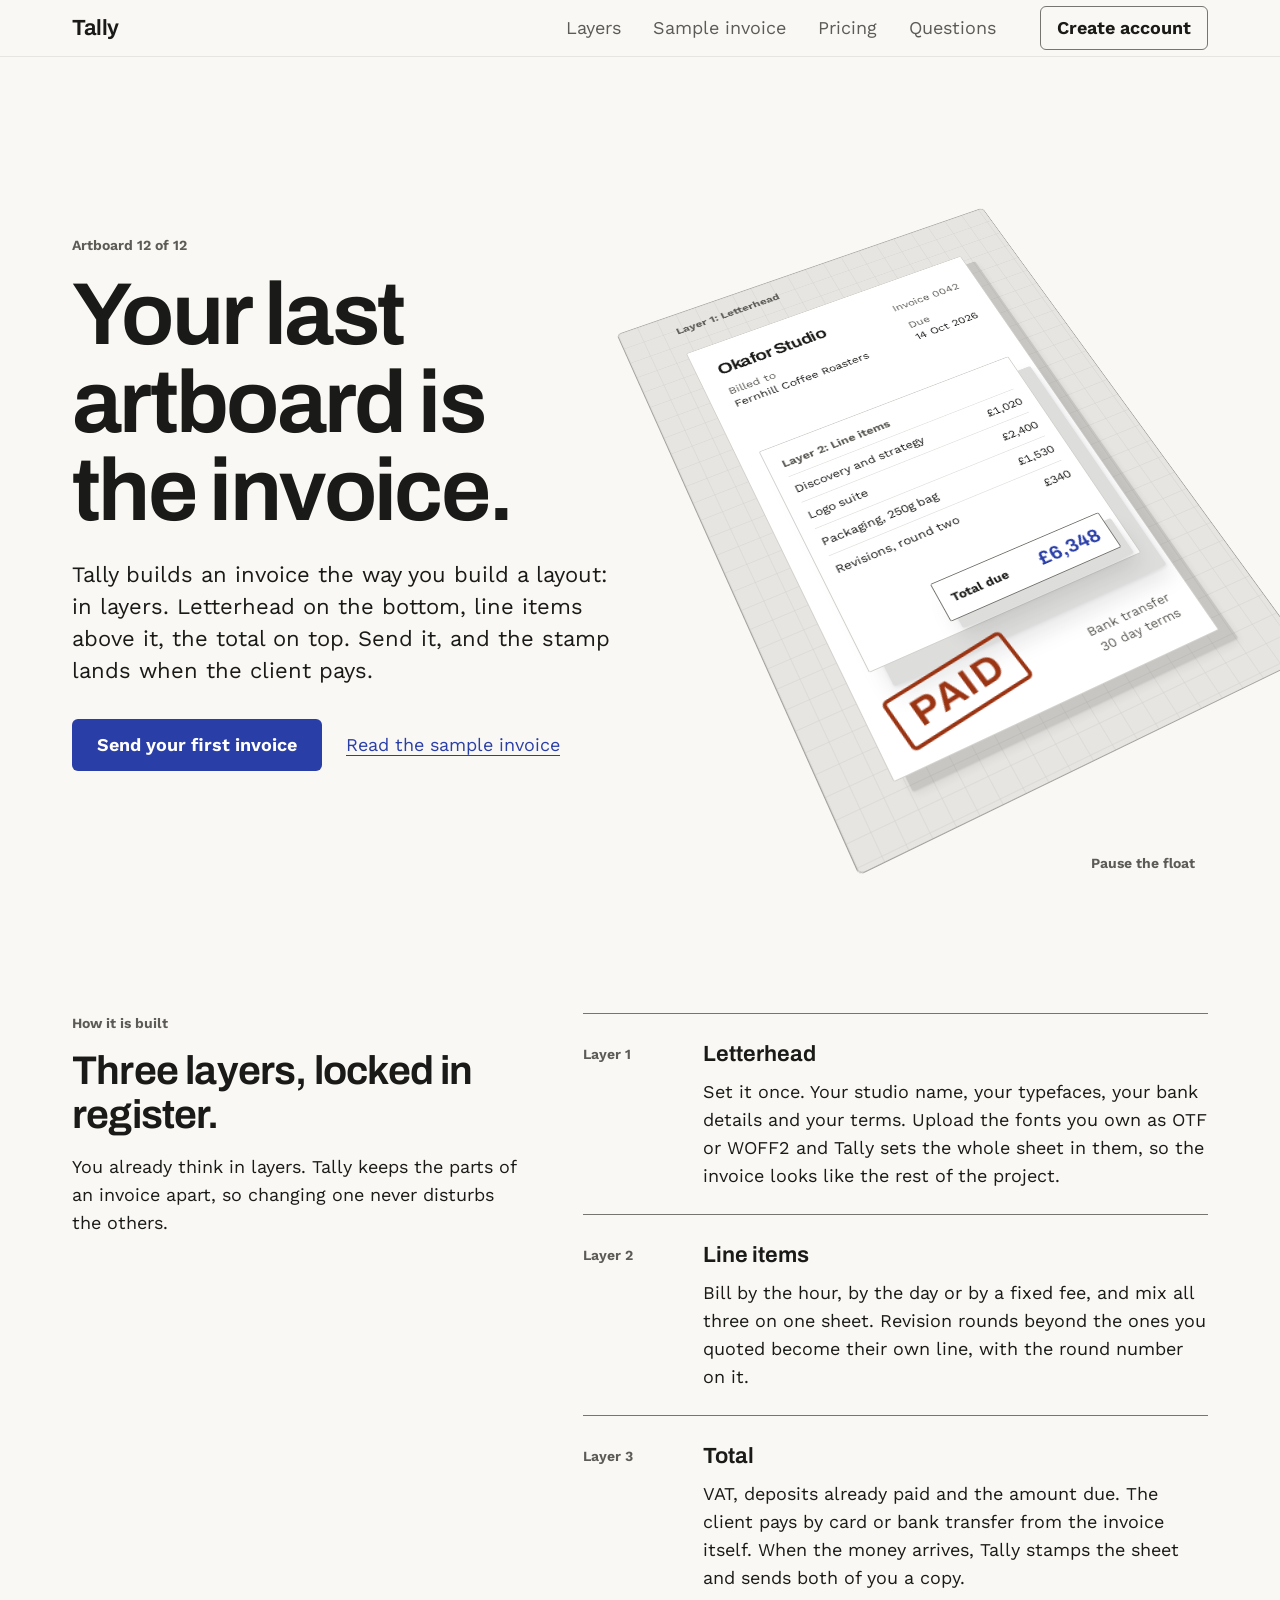
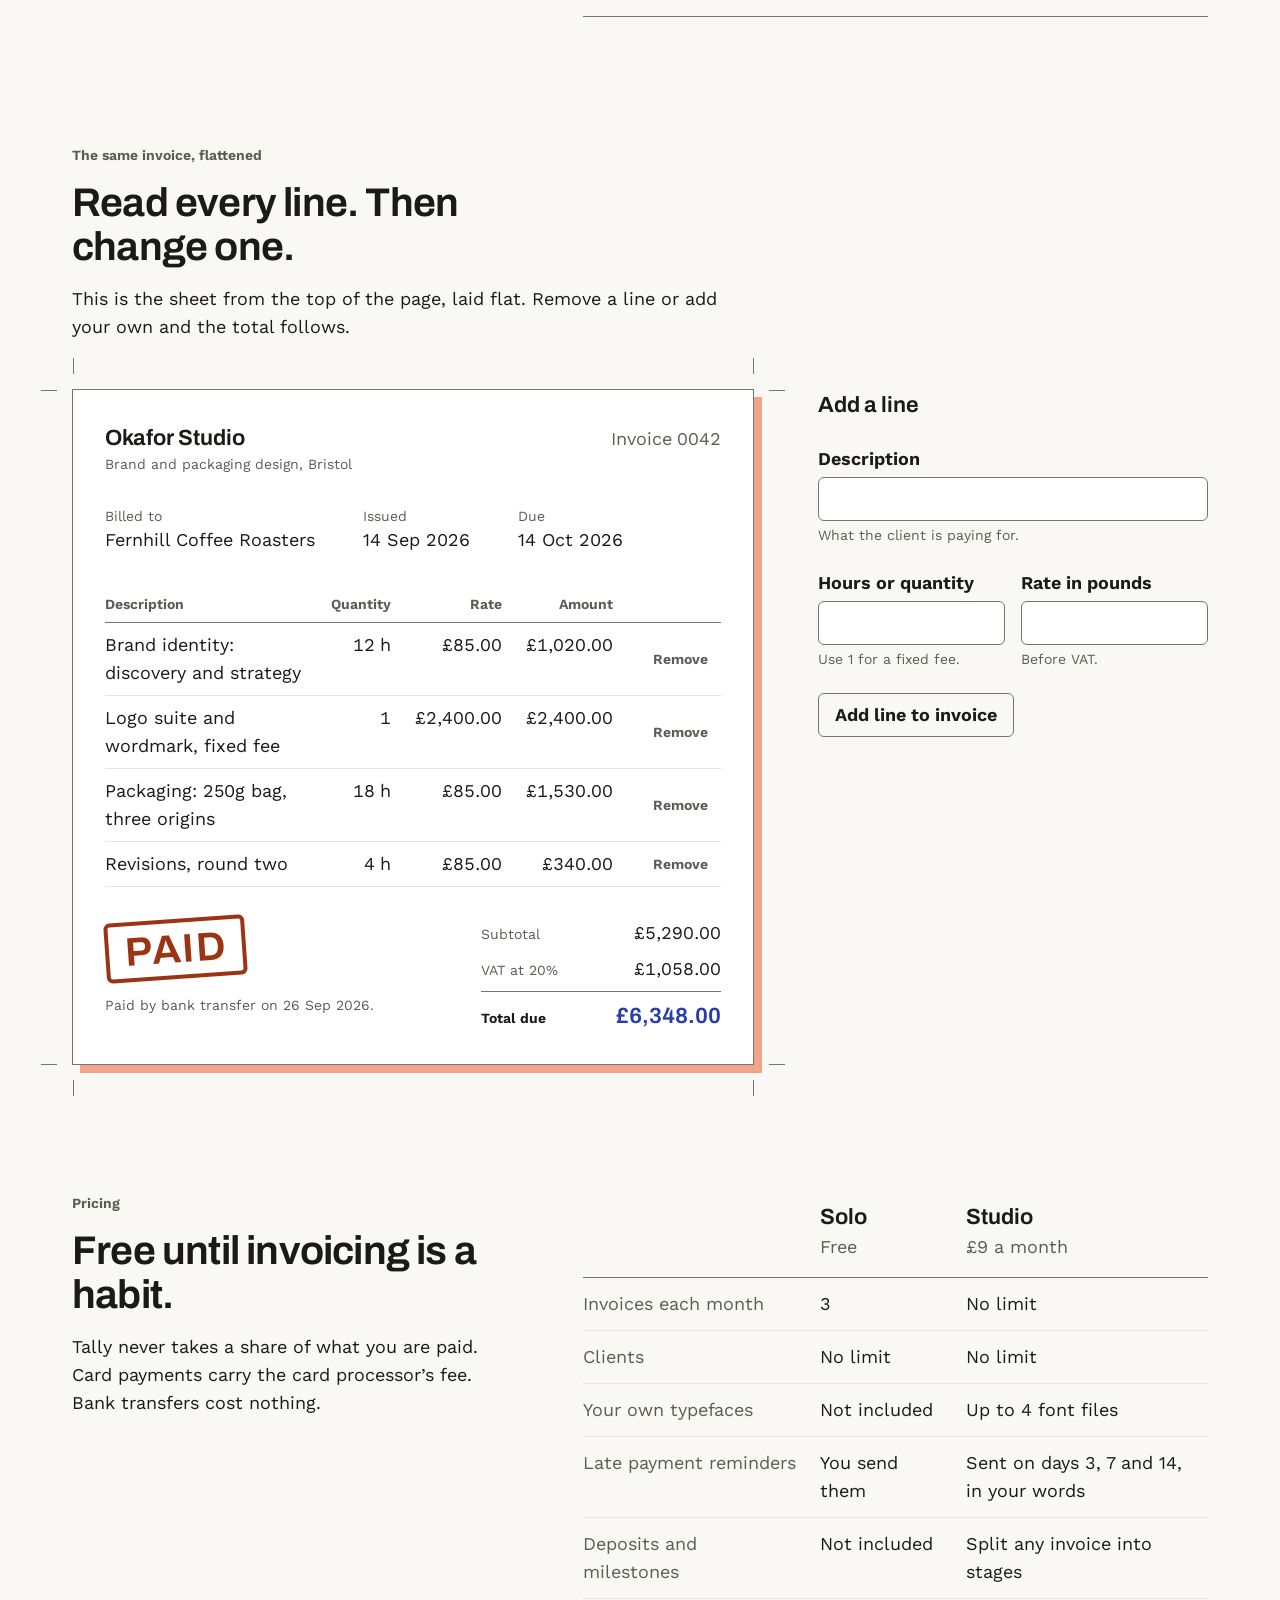
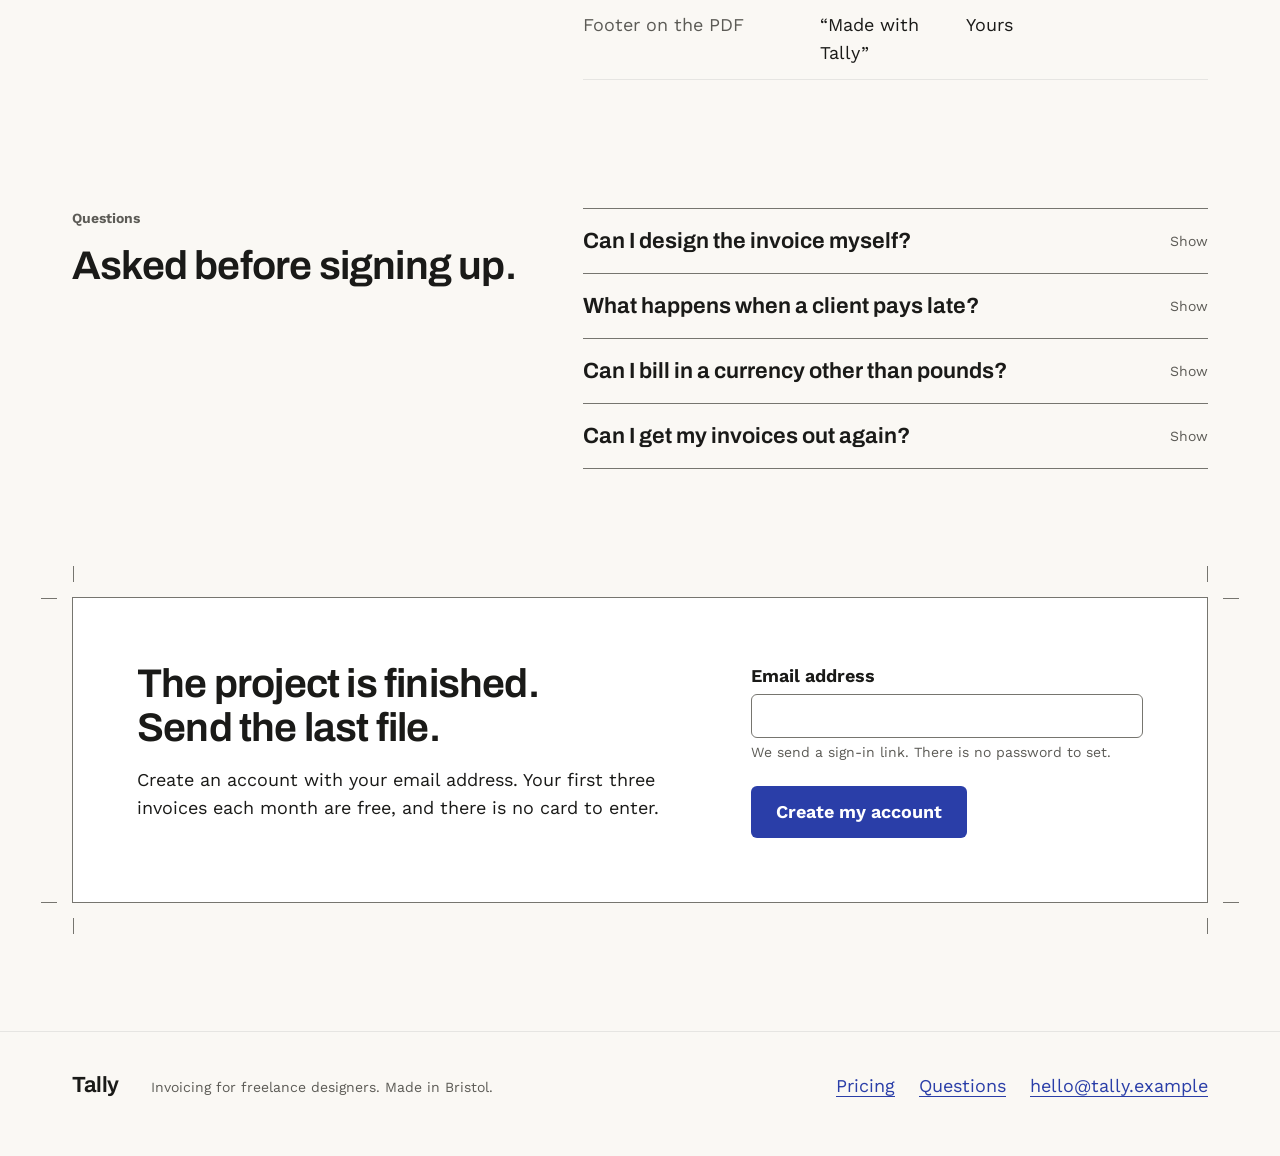
<file: examples/runs/4-animated-landing-page/with-kit/index.html>
<!doctype html>
<html lang="en-GB">
<head>
<meta charset="utf-8">
<meta name="viewport" content="width=device-width, initial-scale=1">
<title>Tally: invoices for freelance designers</title>
<meta name="description" content="Tally builds invoices the way designers build layouts: in layers. Letterhead, line items, total, and a stamp when the client pays.">
<link rel="preconnect" href="https://fonts.googleapis.com">
<link rel="preconnect" href="https://fonts.gstatic.com" crossorigin>
<link rel="stylesheet" href="https://fonts.googleapis.com/css2?family=Archivo:wght@400..800&family=Work+Sans:wght@400..700&display=swap">
<link rel="stylesheet" href="tally.css">
<script src="tally.js"></script>
</head>
<body>

<a class="skip" href="#main">Skip to content</a>

<header class="nav">
  <div class="wrap nav-row">
    <a class="wordmark" href="#main">Tally</a>
    <nav aria-label="Main">
      <ul class="nav-list">
        <li><a href="#layers">Layers</a></li>
        <li><a href="#sample">Sample invoice</a></li>
        <li><a href="#pricing">Pricing</a></li>
        <li><a href="#questions">Questions</a></li>
      </ul>
    </nav>
    <a class="btn btn-secondary" href="#start">Create account</a>
  </div>
</header>

<main id="main">

  <!-- Hero -->
  <section class="hero">
    <div class="wrap hero-grid">
      <div class="hero-copy">
        <p class="label">Artboard 12 of 12</p>
        <h1 class="display">Your last artboard is the invoice.</h1>
        <p class="lead measure">Tally builds an invoice the way you build a layout: in layers. Letterhead on the bottom, line items above it, the total on top. Send it, and the stamp lands when the client pays.</p>
        <div class="actions">
          <a class="btn btn-primary btn-large" href="#start">Send your first invoice</a>
          <a class="link" href="#sample">Read the sample invoice</a>
        </div>
      </div>

      <div class="hero-object">
        <div class="stage" id="stage" role="img" aria-label="An invoice from Okafor Studio to Fernhill Coffee Roasters, lying on a cutting mat and pulled apart into three layers: letterhead, line items and total. It is stamped paid.">
          <div class="scale" aria-hidden="true">
            <div class="tilt" id="tilt">
              <div class="breathe">
                <div class="pose sig">

                  <div class="mat">
                    <svg class="mat-grid" width="100%" height="100%" focusable="false">
                      <defs>
                        <pattern id="grid" width="24" height="24" patternUnits="userSpaceOnUse">
                          <path d="M24 0H0V24" fill="none" stroke="currentColor" stroke-width="1"/>
                        </pattern>
                      </defs>
                      <rect width="100%" height="100%" fill="url(#grid)"/>
                    </svg>
                    <span class="mat-label mat-label-a">Layer 1: Letterhead</span>
                  </div>

                  <div class="cast cast-paper sig"></div>

                  <div class="paper sig">
                    <div class="paper-head">
                      <p class="paper-studio">Okafor Studio</p>
                      <p class="paper-no">Invoice 0042</p>
                    </div>
                    <div class="paper-meta">
                      <p><span>Billed to</span>Fernhill Coffee Roasters</p>
                      <p><span>Due</span>14 Oct 2026</p>
                    </div>
                    <div class="paper-slot"></div>

                    <div class="cast cast-items sig"></div>

                    <div class="items sig">
                      <p class="layer-tag">Layer 2: Line items</p>
                      <ul class="items-list">
                        <li><span>Discovery and strategy</span><span>£1,020</span></li>
                        <li><span>Logo suite</span><span>£2,400</span></li>
                        <li><span>Packaging, 250g bag</span><span>£1,530</span></li>
                        <li><span>Revisions, round two</span><span>£340</span></li>
                      </ul>

                      <div class="cast cast-total sig"></div>

                      <div class="total sig">
                        <span class="total-label">Total due</span>
                        <span class="total-figure">£6,348</span>
                      </div>
                    </div>

                    <div class="stamp sig">Paid</div>
                    <p class="paper-foot">Bank transfer<br>30 day terms</p>
                  </div>

                </div>
              </div>
            </div>
          </div>
        </div>
        <button class="btn btn-quiet btn-small" id="float-toggle" type="button" aria-pressed="false" hidden>Pause the float</button>
      </div>
    </div>
  </section>

  <!-- Layers -->
  <section class="section" id="layers">
    <div class="wrap split">
      <div class="split-head">
        <p class="label">How it is built</p>
        <h2 class="title">Three layers, locked in register.</h2>
        <p class="measure">You already think in layers. Tally keeps the parts of an invoice apart, so changing one never disturbs the others.</p>
      </div>
      <ol class="layers">
        <li>
          <p class="layers-name">Letterhead</p>
          <p>Set it once. Your studio name, your typefaces, your bank details and your terms. Upload the fonts you own as OTF or WOFF2 and Tally sets the whole sheet in them, so the invoice looks like the rest of the project.</p>
        </li>
        <li>
          <p class="layers-name">Line items</p>
          <p>Bill by the hour, by the day or by a fixed fee, and mix all three on one sheet. Revision rounds beyond the ones you quoted become their own line, with the round number on it.</p>
        </li>
        <li>
          <p class="layers-name">Total</p>
          <p>VAT, deposits already paid and the amount due. The client pays by card or bank transfer from the invoice itself. When the money arrives, Tally stamps the sheet and sends both of you a copy.</p>
        </li>
      </ol>
    </div>
  </section>

  <!-- Sample invoice -->
  <section class="section" id="sample">
    <div class="wrap">
      <div class="section-head">
        <p class="label">The same invoice, flattened</p>
        <h2 class="title">Read every line. Then change one.</h2>
        <p class="measure">This is the sheet from the top of the page, laid flat. Remove a line or add your own and the total follows.</p>
      </div>

      <div class="sample-grid">
        <article class="sheet crop" aria-labelledby="sheet-title">
          <span class="crop-mark crop-tl" aria-hidden="true"></span>
          <span class="crop-mark crop-tr" aria-hidden="true"></span>
          <span class="crop-mark crop-bl" aria-hidden="true"></span>
          <span class="crop-mark crop-br" aria-hidden="true"></span>

          <header class="sheet-head">
            <div>
              <h3 class="lead-strong" id="sheet-title">Okafor Studio</h3>
              <p class="muted">Brand and packaging design, Bristol</p>
            </div>
            <p class="sheet-no">Invoice 0042</p>
          </header>

          <dl class="sheet-meta">
            <div><dt>Billed to</dt><dd>Fernhill Coffee Roasters</dd></div>
            <div><dt>Issued</dt><dd>14 Sep 2026</dd></div>
            <div><dt>Due</dt><dd>14 Oct 2026</dd></div>
          </dl>

          <div class="table-scroll" role="region" aria-label="Line items" tabindex="0">
            <table class="lines">
              <thead>
                <tr>
                  <th scope="col">Description</th>
                  <th scope="col" class="num">Quantity</th>
                  <th scope="col" class="num">Rate</th>
                  <th scope="col" class="num">Amount</th>
                  <th scope="col" class="act js-only"><span class="sr-only">Remove</span></th>
                </tr>
              </thead>
              <tbody id="lines-body">
                <tr><th scope="row">Brand identity: discovery and strategy</th><td class="num">12 h</td><td class="num">£85.00</td><td class="num">£1,020.00</td></tr>
                <tr><th scope="row">Logo suite and wordmark, fixed fee</th><td class="num">1</td><td class="num">£2,400.00</td><td class="num">£2,400.00</td></tr>
                <tr><th scope="row">Packaging: 250g bag, three origins</th><td class="num">18 h</td><td class="num">£85.00</td><td class="num">£1,530.00</td></tr>
                <tr><th scope="row">Revisions, round two</th><td class="num">4 h</td><td class="num">£85.00</td><td class="num">£340.00</td></tr>
              </tbody>
            </table>
          </div>

          <div class="empty" id="lines-empty" hidden>
            <p>No line items yet. Work you add appears here as a line, with its amount.</p>
            <p>Fill in the three fields under “Add a line” to bill for something.</p>
            <button class="btn btn-secondary" type="button" id="empty-add">Add a line item</button>
          </div>

          <div class="sheet-foot">
            <div class="sheet-status">
              <p class="stamp-flat" id="flat-stamp">Paid</p>
              <p class="muted" id="flat-status">Paid by bank transfer on 26 Sep 2026.</p>
            </div>
            <dl class="totals">
              <div><dt>Subtotal</dt><dd id="t-sub">£5,290.00</dd></div>
              <div><dt>VAT at 20%</dt><dd id="t-vat">£1,058.00</dd></div>
              <div class="totals-due"><dt>Total due</dt><dd class="total-figure" id="t-due">£6,348.00</dd></div>
            </dl>
          </div>
        </article>

        <form class="add js-only" id="add-form" novalidate>
          <h3 class="lead-strong">Add a line</h3>
          <div class="field">
            <label for="f-desc">Description</label>
            <input id="f-desc" name="desc" type="text" autocomplete="off" aria-describedby="f-desc-help">
            <p class="help" id="f-desc-help">What the client is paying for.</p>
          </div>
          <div class="field-row">
            <div class="field">
              <label for="f-qty">Hours or quantity</label>
              <input id="f-qty" name="qty" type="text" inputmode="decimal" autocomplete="off" aria-describedby="f-qty-help">
              <p class="help" id="f-qty-help">Use 1 for a fixed fee.</p>
            </div>
            <div class="field">
              <label for="f-rate">Rate in pounds</label>
              <input id="f-rate" name="rate" type="text" inputmode="decimal" autocomplete="off" aria-describedby="f-rate-help">
              <p class="help" id="f-rate-help">Before VAT.</p>
            </div>
          </div>
          <button class="btn btn-secondary" type="submit">Add line to invoice</button>
          <p class="muted" role="status" id="add-status"></p>
        </form>
      </div>
    </div>
  </section>

  <!-- Pricing -->
  <section class="section" id="pricing">
    <div class="wrap split">
      <div class="split-head">
        <p class="label">Pricing</p>
        <h2 class="title">Free until invoicing is a habit.</h2>
        <p class="measure">Tally never takes a share of what you are paid. Card payments carry the card processor’s fee. Bank transfers cost nothing.</p>
      </div>
      <div class="table-scroll" role="region" aria-label="Plans" tabindex="0">
        <table class="plans">
          <thead>
            <tr>
              <th scope="col"><span class="sr-only">What you get</span></th>
              <th scope="col">Solo<span class="plan-price">Free</span></th>
              <th scope="col">Studio<span class="plan-price">£9 a month</span></th>
            </tr>
          </thead>
          <tbody>
            <tr><th scope="row">Invoices each month</th><td>3</td><td>No limit</td></tr>
            <tr><th scope="row">Clients</th><td>No limit</td><td>No limit</td></tr>
            <tr><th scope="row">Your own typefaces</th><td>Not included</td><td>Up to 4 font files</td></tr>
            <tr><th scope="row">Late payment reminders</th><td>You send them</td><td>Sent on days 3, 7 and 14, in your words</td></tr>
            <tr><th scope="row">Deposits and milestones</th><td>Not included</td><td>Split any invoice into stages</td></tr>
            <tr><th scope="row">Footer on the PDF</th><td>“Made with Tally”</td><td>Yours</td></tr>
          </tbody>
        </table>
      </div>
    </div>
  </section>

  <!-- Questions -->
  <section class="section" id="questions">
    <div class="wrap split">
      <div class="split-head">
        <p class="label">Questions</p>
        <h2 class="title">Asked before signing up.</h2>
      </div>
      <div class="faq">
        <details>
          <summary>Can I design the invoice myself?</summary>
          <p>Yes, within a grid. You choose the typefaces, the paper colour, the position of your mark and the column widths. Tally keeps the amounts aligned and the legal details present, so a layout change cannot lose the VAT number.</p>
        </details>
        <details>
          <summary>What happens when a client pays late?</summary>
          <p>On the Studio plan Tally sends a reminder 3, 7 and 14 days after the due date. You write the wording once. On the Solo plan the invoice is marked overdue and you decide when to chase.</p>
        </details>
        <details>
          <summary>Can I bill in a currency other than pounds?</summary>
          <p>Yes. Each client has a currency, and each invoice is issued in it. Your reports convert to your home currency at the rate on the day the invoice was paid.</p>
        </details>
        <details>
          <summary>Can I get my invoices out again?</summary>
          <p>Every invoice exports as a PDF and every year as a CSV file your accountant can open. If you close your account, the export stays available for 90 days.</p>
        </details>
      </div>
    </div>
  </section>

  <!-- Start -->
  <section class="section" id="start">
    <div class="wrap">
      <div class="start crop">
        <span class="crop-mark crop-tl" aria-hidden="true"></span>
        <span class="crop-mark crop-tr" aria-hidden="true"></span>
        <span class="crop-mark crop-bl" aria-hidden="true"></span>
        <span class="crop-mark crop-br" aria-hidden="true"></span>
        <div class="start-copy">
          <h2 class="title">The project is finished. Send the last file.</h2>
          <p class="measure">Create an account with your email address. Your first three invoices each month are free, and there is no card to enter.</p>
        </div>
        <form class="start-form" id="start-form" novalidate>
          <div class="field">
            <label for="f-email">Email address</label>
            <input id="f-email" name="email" type="email" autocomplete="email" aria-describedby="f-email-help">
            <p class="help" id="f-email-help">We send a sign-in link. There is no password to set.</p>
          </div>
          <button class="btn btn-primary btn-large" type="submit">Create my account</button>
          <p class="start-done" role="status" id="start-status"></p>
        </form>
      </div>
    </div>
  </section>

</main>

<footer class="footer">
  <div class="wrap footer-row">
    <p class="wordmark">Tally</p>
    <p class="muted">Invoicing for freelance designers. Made in Bristol.</p>
    <ul class="footer-list">
      <li><a class="link" href="#pricing">Pricing</a></li>
      <li><a class="link" href="#questions">Questions</a></li>
      <li><a class="link" href="mailto:hello@tally.example">hello@tally.example</a></li>
    </ul>
  </div>
</footer>

</body>
</html>
</file>
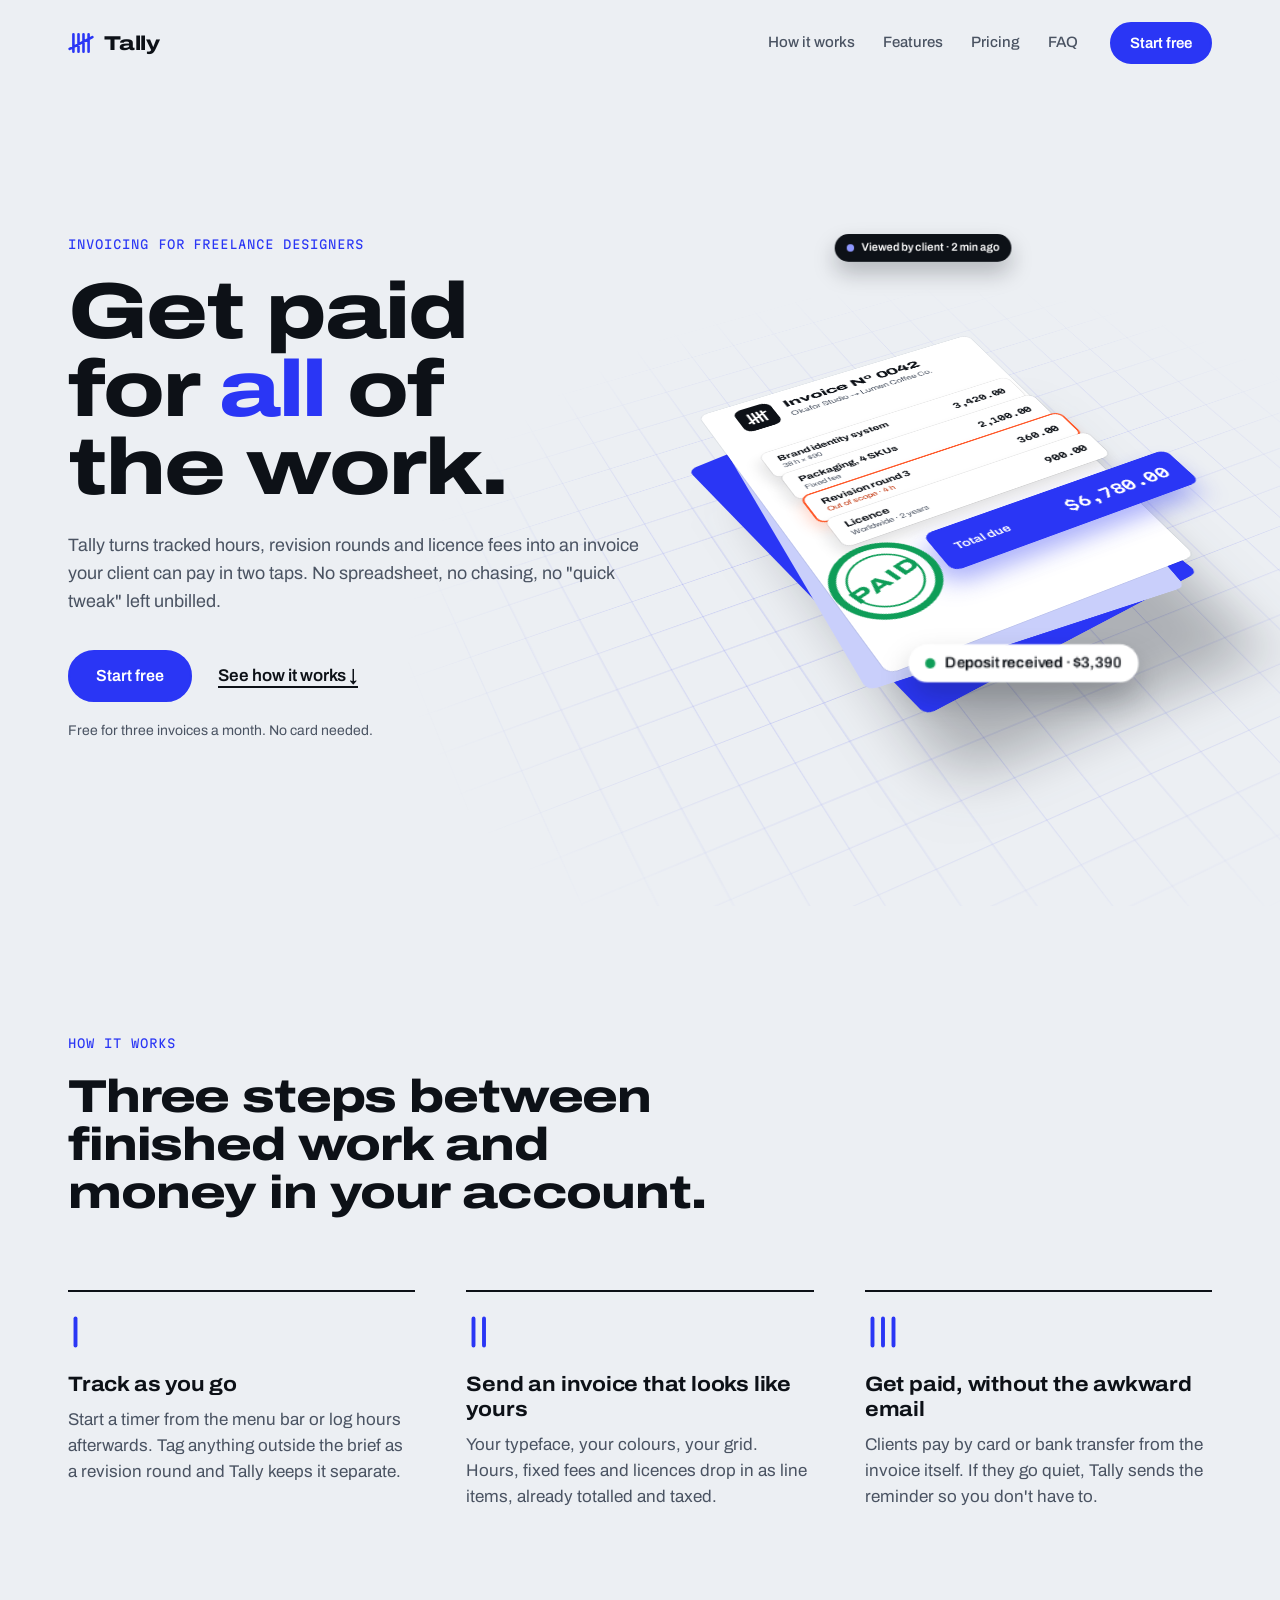
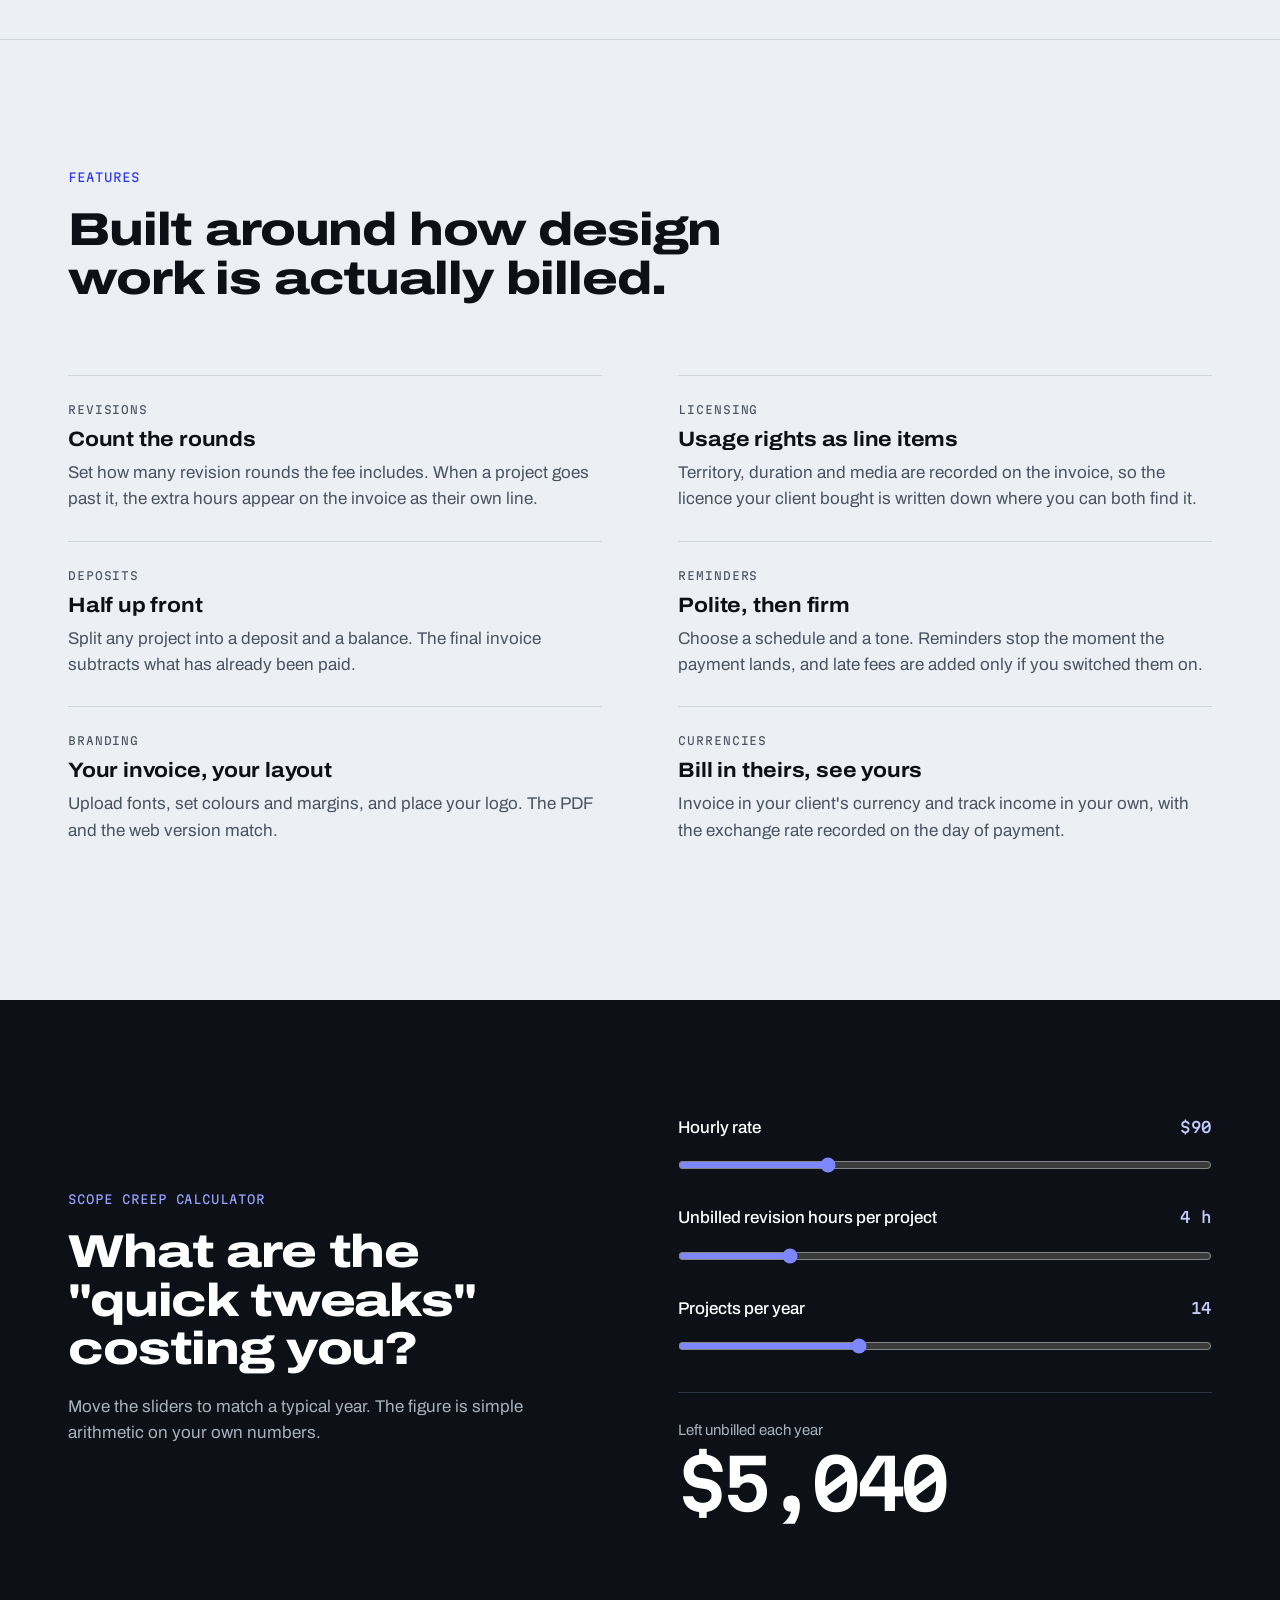
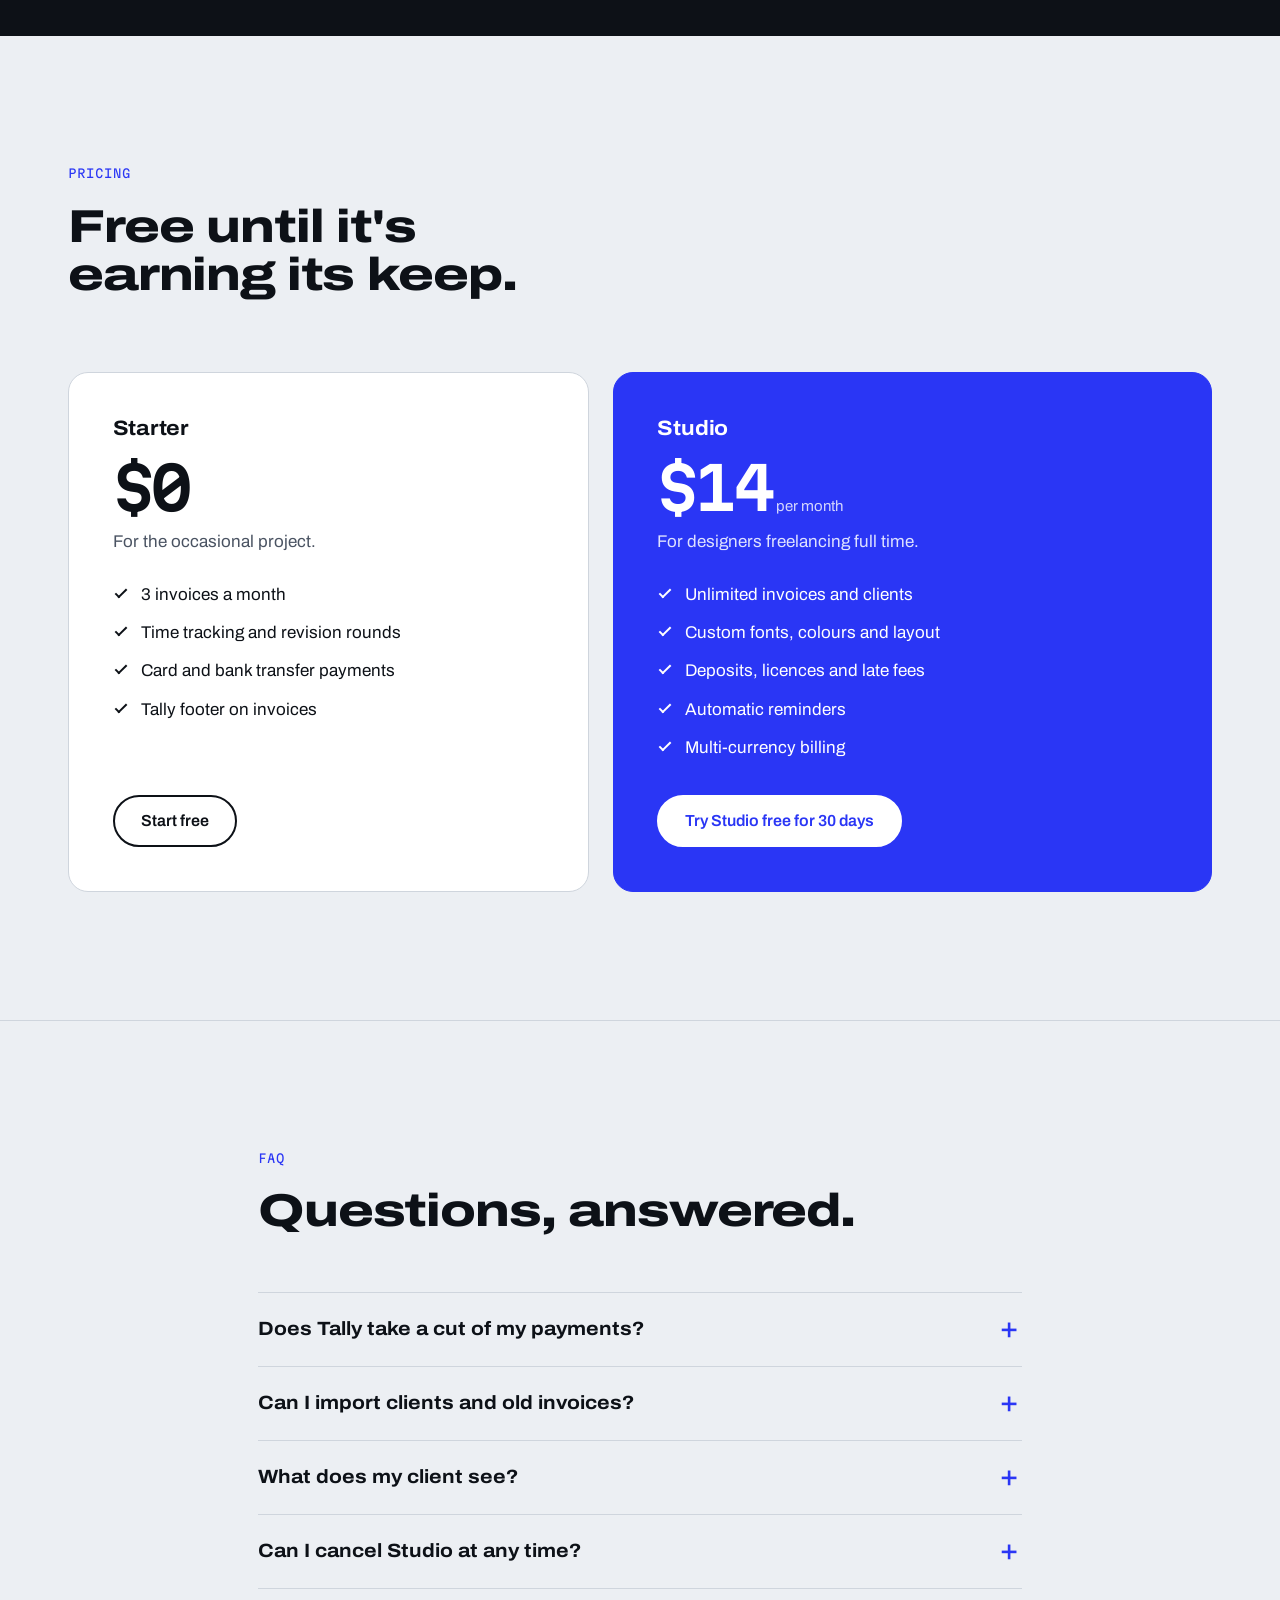
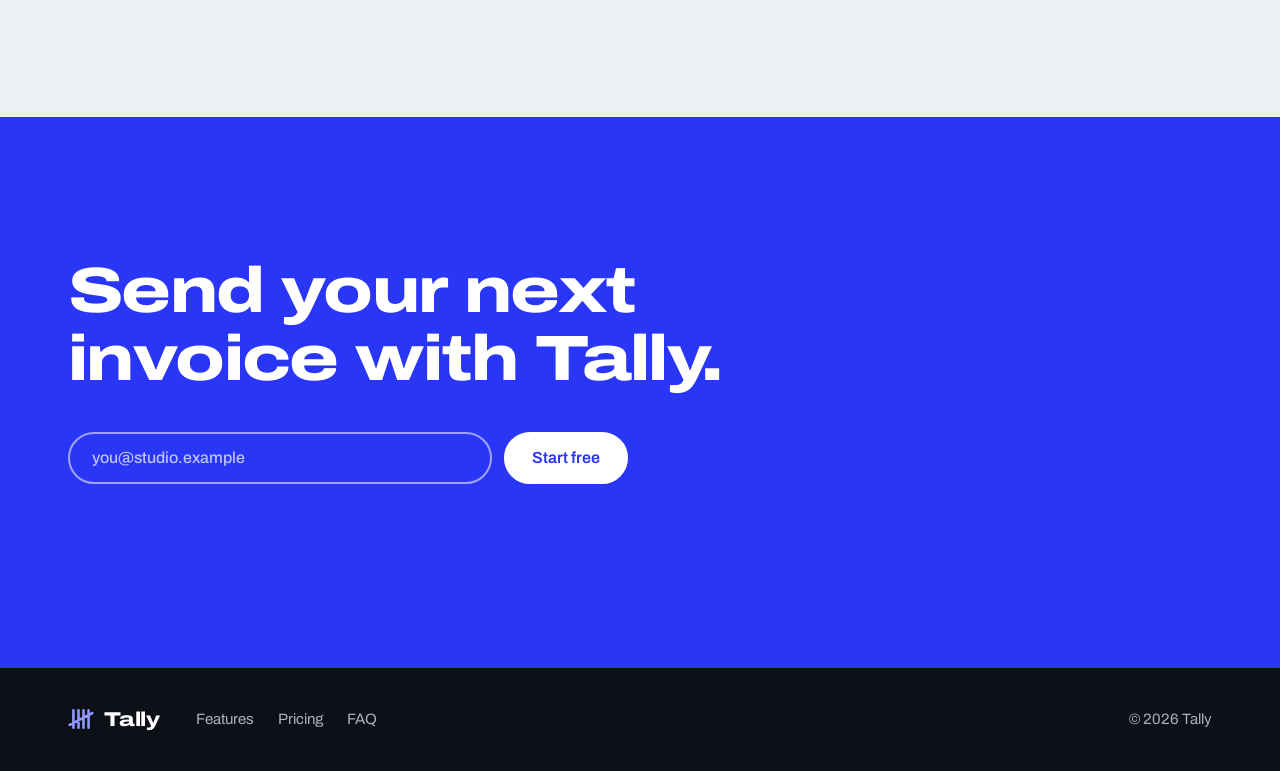
<file: examples/runs/4-animated-landing-page/without-kit/index.html>
<!doctype html>
<html lang="en">
<head>
<meta charset="utf-8">
<meta name="viewport" content="width=device-width, initial-scale=1">
<title>Tally: invoicing for freelance designers</title>
<meta name="description" content="Tally turns tracked hours, revision rounds and licence fees into invoices your clients can pay in two taps. Built for freelance designers.">
<link rel="preconnect" href="https://fonts.googleapis.com">
<link rel="preconnect" href="https://fonts.gstatic.com" crossorigin>
<link href="https://fonts.googleapis.com/css2?family=Archivo:wdth,wght@62..125,100..900&family=Martian+Mono:wght@400;600&display=swap" rel="stylesheet">
<link rel="stylesheet" href="styles.css">
</head>
<body>
<a class="skip" href="#main">Skip to content</a>

<header class="nav">
  <a class="brand" href="#" aria-label="Tally home">
    <svg class="brand__mark" viewBox="0 0 24 24" aria-hidden="true"><path d="M5 4v16M9.7 4v16M14.3 4v16M19 4v16M1.5 17.5l21-11"/></svg>
    <span>Tally</span>
  </a>
  <nav class="nav__links" aria-label="Primary">
    <a href="#how">How it works</a>
    <a href="#features">Features</a>
    <a href="#pricing">Pricing</a>
    <a href="#faq">FAQ</a>
  </nav>
  <a class="btn btn--small" href="#start">Start free</a>
</header>

<main id="main">

<section class="hero" id="hero">
  <div class="hero__inner">
    <div class="hero__copy">
      <p class="eyebrow">Invoicing for freelance designers</p>
      <h1>Get paid for <em>all</em> of the work.</h1>
      <p class="lede">Tally turns tracked hours, revision rounds and licence fees into an invoice your client can pay in two taps. No spreadsheet, no chasing, no "quick tweak" left unbilled.</p>
      <div class="hero__actions">
        <a class="btn" href="#start">Start free</a>
        <a class="link" href="#how">See how it works <span aria-hidden="true">↓</span></a>
      </div>
      <p class="fine">Free for three invoices a month. No card needed.</p>
    </div>

    <div class="stage" id="stage" aria-hidden="true">
      <div class="stage__cam">
        <div class="rig" id="rig">
          <div class="floor"></div>
          <div class="cast"></div>
          <div class="sheet sheet--c"></div>
          <div class="sheet sheet--b"></div>

          <div class="sheet sheet--a">
            <div class="layer inv-head" style="--z:.8">
              <svg class="inv-mark" viewBox="0 0 24 24"><path d="M5 4v16M9.7 4v16M14.3 4v16M19 4v16M1.5 17.5l21-11"/></svg>
              <div class="inv-head__meta">
                <b>Invoice Nº 0042</b>
                <span>Okafor Studio → Lumen Coffee Co.</span>
              </div>
            </div>
            <div class="layer row" style="--z:1.3; --top:8.6em">
              <span><b>Brand identity system</b><i>38 h × $90</i></span><span class="num">3,420.00</span>
            </div>
            <div class="layer row" style="--z:1.9; --top:12.4em">
              <span><b>Packaging, 4 SKUs</b><i>Fixed fee</i></span><span class="num">2,100.00</span>
            </div>
            <div class="layer row row--flag" style="--z:2.5; --top:16.2em">
              <span><b>Revision round 3</b><i>Out of scope · 4 h</i></span><span class="num">360.00</span>
            </div>
            <div class="layer row" style="--z:3.1; --top:20em">
              <span><b>Licence</b><i>Worldwide · 2 years</i></span><span class="num">900.00</span>
            </div>
            <div class="layer total" style="--z:4">
              <span>Total due</span><span class="num">$6,780.00</span>
            </div>
            <div class="layer stamp-wrap" style="--z:5">
              <div class="stamp" id="stamp">Paid</div>
            </div>
          </div>

          <div class="chip chip--a"><i class="dot dot--blue"></i>Viewed by client · 2 min ago</div>
          <div class="chip chip--b"><i class="dot dot--green"></i>Deposit received · $3,390</div>
        </div>
      </div>
    </div>
  </div>
</section>

<section class="section" id="how">
  <div class="wrap">
    <p class="eyebrow">How it works</p>
    <h2>Three steps between finished work and money in your account.</h2>
    <ol class="steps">
      <li>
        <svg class="tallynum" viewBox="0 0 40 24" aria-hidden="true"><path d="M5 3v18"/></svg>
        <h3>Track as you go</h3>
        <p>Start a timer from the menu bar or log hours afterwards. Tag anything outside the brief as a revision round and Tally keeps it separate.</p>
      </li>
      <li>
        <svg class="tallynum" viewBox="0 0 40 24" aria-hidden="true"><path d="M5 3v18M12 3v18"/></svg>
        <h3>Send an invoice that looks like yours</h3>
        <p>Your typeface, your colours, your grid. Hours, fixed fees and licences drop in as line items, already totalled and taxed.</p>
      </li>
      <li>
        <svg class="tallynum" viewBox="0 0 40 24" aria-hidden="true"><path d="M5 3v18M12 3v18M19 3v18"/></svg>
        <h3>Get paid, without the awkward email</h3>
        <p>Clients pay by card or bank transfer from the invoice itself. If they go quiet, Tally sends the reminder so you don't have to.</p>
      </li>
    </ol>
  </div>
</section>

<section class="section section--rule" id="features">
  <div class="wrap">
    <p class="eyebrow">Features</p>
    <h2>Built around how design work is actually billed.</h2>
    <dl class="features">
      <div>
        <dt><span class="tag">Revisions</span>Count the rounds</dt>
        <dd>Set how many revision rounds the fee includes. When a project goes past it, the extra hours appear on the invoice as their own line.</dd>
      </div>
      <div>
        <dt><span class="tag">Licensing</span>Usage rights as line items</dt>
        <dd>Territory, duration and media are recorded on the invoice, so the licence your client bought is written down where you can both find it.</dd>
      </div>
      <div>
        <dt><span class="tag">Deposits</span>Half up front</dt>
        <dd>Split any project into a deposit and a balance. The final invoice subtracts what has already been paid.</dd>
      </div>
      <div>
        <dt><span class="tag">Reminders</span>Polite, then firm</dt>
        <dd>Choose a schedule and a tone. Reminders stop the moment the payment lands, and late fees are added only if you switched them on.</dd>
      </div>
      <div>
        <dt><span class="tag">Branding</span>Your invoice, your layout</dt>
        <dd>Upload fonts, set colours and margins, and place your logo. The PDF and the web version match.</dd>
      </div>
      <div>
        <dt><span class="tag">Currencies</span>Bill in theirs, see yours</dt>
        <dd>Invoice in your client's currency and track income in your own, with the exchange rate recorded on the day of payment.</dd>
      </div>
    </dl>
  </div>
</section>

<section class="band" id="calculator">
  <div class="wrap band__grid">
    <div>
      <p class="eyebrow eyebrow--light">Scope creep calculator</p>
      <h2>What are the "quick tweaks" costing you?</h2>
      <p class="band__lede">Move the sliders to match a typical year. The figure is simple arithmetic on your own numbers.</p>
    </div>
    <form class="calc" id="calc" onsubmit="return false">
      <label class="calc__row">
        <span>Hourly rate</span>
        <output id="o-rate" class="num">$90</output>
        <input id="rate" type="range" min="30" max="250" step="5" value="90">
      </label>
      <label class="calc__row">
        <span>Unbilled revision hours per project</span>
        <output id="o-hours" class="num">4 h</output>
        <input id="hours" type="range" min="0" max="20" step="1" value="4">
      </label>
      <label class="calc__row">
        <span>Projects per year</span>
        <output id="o-projects" class="num">14</output>
        <input id="projects" type="range" min="1" max="40" step="1" value="14">
      </label>
      <div class="calc__result" aria-live="polite">
        <span>Left unbilled each year</span>
        <strong id="o-total" class="num">$5,040</strong>
      </div>
    </form>
  </div>
</section>

<section class="section" id="pricing">
  <div class="wrap">
    <p class="eyebrow">Pricing</p>
    <h2>Free until it's earning its keep.</h2>
    <div class="plans">
      <article class="plan">
        <h3>Starter</h3>
        <p class="plan__price"><span class="num">$0</span></p>
        <p class="plan__note">For the occasional project.</p>
        <ul>
          <li>3 invoices a month</li>
          <li>Time tracking and revision rounds</li>
          <li>Card and bank transfer payments</li>
          <li>Tally footer on invoices</li>
        </ul>
        <a class="btn btn--ghost" href="#start">Start free</a>
      </article>
      <article class="plan plan--main">
        <h3>Studio</h3>
        <p class="plan__price"><span class="num">$14</span> <small>per month</small></p>
        <p class="plan__note">For designers freelancing full time.</p>
        <ul>
          <li>Unlimited invoices and clients</li>
          <li>Custom fonts, colours and layout</li>
          <li>Deposits, licences and late fees</li>
          <li>Automatic reminders</li>
          <li>Multi-currency billing</li>
        </ul>
        <a class="btn btn--invert" href="#start">Try Studio free for 30 days</a>
      </article>
    </div>
  </div>
</section>

<section class="section section--rule" id="faq">
  <div class="wrap wrap--narrow">
    <p class="eyebrow">FAQ</p>
    <h2>Questions, answered.</h2>
    <div class="faq">
      <details>
        <summary>Does Tally take a cut of my payments?</summary>
        <p>No. You pay the payment provider's standard processing fee on card payments and nothing on bank transfers. Tally charges only the plan price.</p>
      </details>
      <details>
        <summary>Can I import clients and old invoices?</summary>
        <p>Yes. Upload a CSV from your current tool or spreadsheet and map the columns. Past invoices come in as records, so your income history stays in one place.</p>
      </details>
      <details>
        <summary>What does my client see?</summary>
        <p>A web page with your branding, the line items and a pay button, plus a PDF attached to the email. They don't need an account.</p>
      </details>
      <details>
        <summary>Can I cancel Studio at any time?</summary>
        <p>Yes. You drop back to Starter at the end of the billing period and keep every invoice you've sent.</p>
      </details>
    </div>
  </div>
</section>

<section class="cta" id="start">
  <div class="wrap">
    <h2>Send your next invoice with Tally.</h2>
    <form class="signup" id="signup" novalidate>
      <label class="sr-only" for="email">Email address</label>
      <input id="email" name="email" type="email" placeholder="you@studio.example" autocomplete="email" required>
      <button class="btn btn--invert" type="submit">Start free</button>
    </form>
    <p class="signup__msg" id="signup-msg" role="status"></p>
  </div>
</section>

</main>

<footer class="footer">
  <div class="wrap footer__inner">
    <a class="brand" href="#" aria-label="Tally home">
      <svg class="brand__mark" viewBox="0 0 24 24" aria-hidden="true"><path d="M5 4v16M9.7 4v16M14.3 4v16M19 4v16M1.5 17.5l21-11"/></svg>
      <span>Tally</span>
    </a>
    <nav aria-label="Footer">
      <a href="#features">Features</a>
      <a href="#pricing">Pricing</a>
      <a href="#faq">FAQ</a>
    </nav>
    <p>© <span id="year">2026</span> Tally</p>
  </div>
</footer>

<script src="script.js"></script>
</body>
</html>
</file>
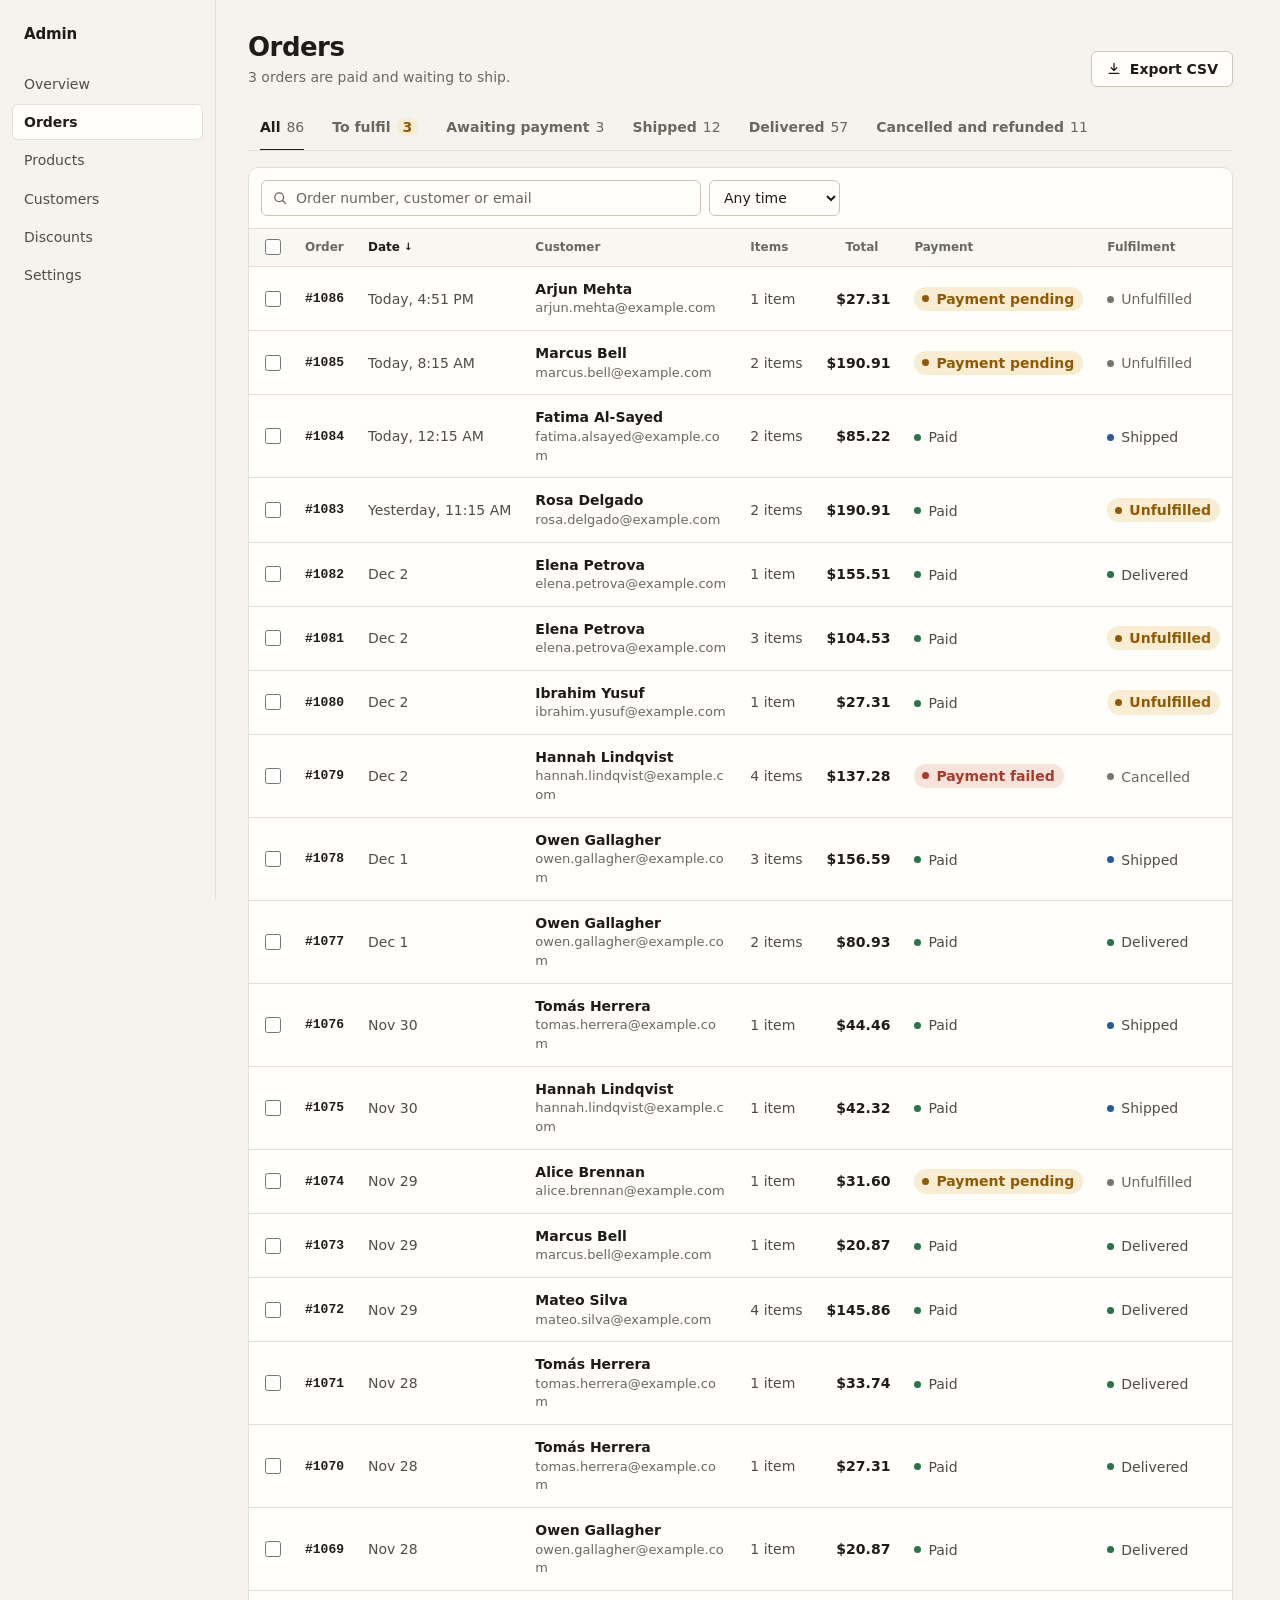
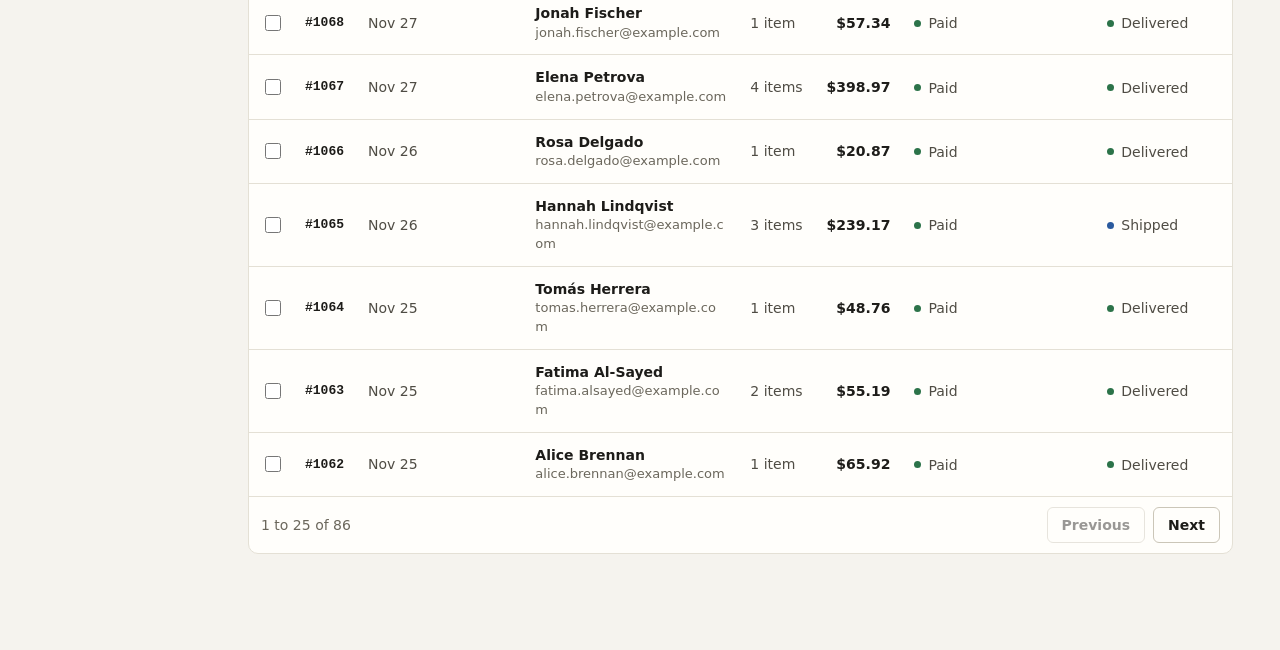
<file: examples/runs/2-orders-table/without-kit/orders.html>
<!doctype html>
<html lang="en">
<head>
  <meta charset="utf-8">
  <meta name="viewport" content="width=device-width, initial-scale=1">
  <meta name="color-scheme" content="light dark">
  <title>Orders · Admin</title>
  <link rel="stylesheet" href="orders.css">
</head>
<body>
  <a class="skip-link" href="#main">Skip to orders</a>

  <div class="shell">
    <!-- App chrome. Replace with the admin panel's own navigation if it has one. -->
    <aside class="sidebar" id="sidebar">
      <div class="sidebar-head">
        <span class="brand">Admin</span>
        <button type="button" class="icon-btn nav-toggle" id="nav-toggle" aria-expanded="false" aria-controls="site-nav">
          <svg viewBox="0 0 20 20" width="20" height="20" aria-hidden="true"><path d="M3 6h14M3 10h14M3 14h14" fill="none" stroke="currentColor" stroke-width="1.6" stroke-linecap="round"/></svg>
          <span class="visually-hidden">Menu</span>
        </button>
      </div>
      <nav class="site-nav" id="site-nav" aria-label="Admin">
        <a href="#">Overview</a>
        <a href="orders.html" aria-current="page">Orders</a>
        <a href="#">Products</a>
        <a href="#">Customers</a>
        <a href="#">Discounts</a>
        <a href="#">Settings</a>
      </nav>
    </aside>

    <main class="main" id="main" tabindex="-1">
      <header class="page-head">
        <div>
          <h1>Orders</h1>
          <p class="page-sub" id="page-sub"></p>
        </div>
        <button type="button" class="btn" id="export-btn">
          <svg viewBox="0 0 20 20" width="16" height="16" aria-hidden="true"><path d="M10 3v9m0 0l-3.5-3.5M10 12l3.5-3.5M4 15.5h12" fill="none" stroke="currentColor" stroke-width="1.6" stroke-linecap="round" stroke-linejoin="round"/></svg>
          Export CSV
        </button>
      </header>

      <nav class="tabs" id="tabs" aria-label="Filter by status"></nav>

      <section class="panel" aria-label="Order list">
        <div class="toolbar">
          <div class="search">
            <svg viewBox="0 0 20 20" width="16" height="16" aria-hidden="true"><circle cx="9" cy="9" r="5.5" fill="none" stroke="currentColor" stroke-width="1.6"/><path d="M13.2 13.2L17 17" stroke="currentColor" stroke-width="1.6" stroke-linecap="round"/></svg>
            <label class="visually-hidden" for="search">Search orders</label>
            <input type="search" id="search" placeholder="Order number, customer or email" autocomplete="off" spellcheck="false">
          </div>
          <label class="visually-hidden" for="range">Date range</label>
          <select id="range" class="select">
            <option value="all">Any time</option>
            <option value="today">Today</option>
            <option value="7d">Last 7 days</option>
            <option value="30d">Last 30 days</option>
          </select>
        </div>

        <div class="table-wrap">
          <table class="orders" id="orders-table">
            <caption class="visually-hidden">Orders. Column headers with buttons can be sorted.</caption>
            <thead>
              <tr>
                <th scope="col" class="c-check">
                  <input type="checkbox" id="select-all" aria-label="Select all orders on this page">
                </th>
                <th scope="col" class="c-order">Order</th>
                <th scope="col" class="c-date" data-sort="date"><button type="button" class="sort-btn">Date<span class="sort-ind" aria-hidden="true"></span></button></th>
                <th scope="col" class="c-customer" data-sort="customer"><button type="button" class="sort-btn">Customer<span class="sort-ind" aria-hidden="true"></span></button></th>
                <th scope="col" class="c-items">Items</th>
                <th scope="col" class="c-total num" data-sort="total"><button type="button" class="sort-btn">Total<span class="sort-ind" aria-hidden="true"></span></button></th>
                <th scope="col" class="c-pay">Payment</th>
                <th scope="col" class="c-ful">Fulfilment</th>
              </tr>
            </thead>
            <tbody id="rows"></tbody>
          </table>

          <div class="empty" id="empty" hidden>
            <p class="empty-title">No orders match these filters</p>
            <p class="empty-body">Try a different status, a wider date range, or a shorter search.</p>
            <button type="button" class="btn" id="clear-filters">Clear filters</button>
          </div>
        </div>

        <footer class="pager" id="pager">
          <p class="pager-info" id="pager-info" aria-live="polite"></p>
          <div class="pager-btns">
            <button type="button" class="btn btn-quiet" id="prev-page">Previous</button>
            <button type="button" class="btn btn-quiet" id="next-page">Next</button>
          </div>
        </footer>
      </section>
    </main>
  </div>

  <div class="bulk" id="bulk" role="region" aria-label="Bulk actions" hidden>
    <span class="bulk-count" id="bulk-count"></span>
    <button type="button" class="btn btn-invert" id="bulk-ship"></button>
    <button type="button" class="btn btn-ghost-invert" id="bulk-export">Export CSV</button>
    <button type="button" class="btn btn-ghost-invert" id="bulk-clear">Clear</button>
  </div>

  <dialog class="drawer" id="drawer" aria-labelledby="drawer-title">
    <div id="drawer-body"></div>
  </dialog>

  <div class="toast" id="toast" role="status" aria-live="polite"></div>

  <script src="orders.js"></script>
</body>
</html>
</file>
<file: examples/runs/1-landing-page/with-kit-first-attempt/tokens.css>
/*
  Tokens for the Tally landing page.
  Source: design-systems/base/tokens.json, overridden by design-systems/marketing/tokens.json.
  Only the tokens this page uses are listed. Keep the names in step with the kit.
*/
:root {
  /* color neutral (base) */
  --color-neutral-0: #ffffff;
  --color-neutral-50: #fafaf9;
  --color-neutral-100: #f4f4f2;
  --color-neutral-200: #e6e5e2;
  --color-neutral-400: #a3a29c;
  --color-neutral-500: #76756f;
  --color-neutral-600: #5c5b56;
  --color-neutral-700: #43423e;
  --color-neutral-900: #1a1a18;

  /* color accent (marketing) */
  --color-accent-600: #b93a0a;
  --color-accent-700: #962f08;
  --color-accent-800: #742406;

  /* color status (base) */
  --color-danger-600: #b3261e;
  --color-warning-100: #fdf0d5;
  --color-warning-700: #6b4500;

  /* color role */
  --color-role-page: var(--color-neutral-0);
  --color-role-surface: var(--color-neutral-50);
  --color-role-surface-sunken: var(--color-neutral-100);
  --color-role-border: var(--color-neutral-200);
  --color-role-border-strong: var(--color-neutral-500);
  --color-role-text: var(--color-neutral-900);
  --color-role-text-muted: var(--color-neutral-600);
  --color-role-text-disabled: var(--color-neutral-400);
  --color-role-text-on-accent: var(--color-neutral-0);
  --color-role-accent: var(--color-accent-600);
  --color-role-accent-hover: var(--color-accent-700);
  --color-role-accent-pressed: var(--color-accent-800);
  --color-role-focus-ring: var(--color-accent-600);

  /* font family (base) */
  --font-family-sans: system-ui, -apple-system, 'Segoe UI', Roboto, 'Helvetica Neue', Arial, sans-serif;

  /* font size (marketing) */
  --font-size-caption: 14px;
  --font-size-body: 18px;
  --font-size-lead: 22px;
  --font-size-title: 36px;
  --font-size-display: 64px;
  --font-size-display-small-screen: 40px;

  /* font line-height (marketing) */
  --font-line-height-caption: 20px;
  --font-line-height-body: 28px;
  --font-line-height-lead: 32px;
  --font-line-height-title: 44px;
  --font-line-height-display: 68px;

  /* font letter-spacing (marketing) */
  --font-letter-spacing-display: -0.02em;
  --font-letter-spacing-title: -0.01em;

  /* font weight (base) */
  --font-weight-regular: 400;
  --font-weight-medium: 500;
  --font-weight-bold: 650;

  /* space (base) */
  --space-hair: 4px;
  --space-tight: 8px;
  --space-snug: 12px;
  --space-base: 16px;
  --space-roomy: 24px;
  --space-wide: 32px;
  --space-section: 48px;
  --space-block: 64px;
  --space-page: 96px;

  /* section rhythm (marketing) */
  --section-gap: 96px;
  --section-gap-small-screen: 64px;
  --section-gap-after-hero: 128px;
  --section-heading-to-body: 16px;
  --section-body-to-action: 32px;

  /* radius (base) */
  --radius-medium: 6px;
  --radius-large: 10px;

  /* motion (base) */
  --motion-duration-fast: 100ms;
  --motion-easing-standard: cubic-bezier(0.2, 0, 0, 1);

  /* size (marketing over base) */
  --size-control-medium: 44px;
  --size-control-large: 52px;
  --size-hit-target-min: 44px;
  --size-focus-ring-width: 2px;
  --size-focus-ring-offset: 2px;
  --size-content-max: 1120px;
  --size-measure: 60ch;

  /* from base/components.md: top bar height, table row height, empty state width */
  --size-nav-height: 56px;
  --size-table-row: 44px;
  --size-empty-state-measure: 48ch;
}

@media (prefers-reduced-motion: reduce) {
  :root {
    --motion-duration-fast: 0ms;
  }
}
</file>
<file: examples/runs/1-landing-page/with-kit-first-attempt/styles.css>
/*
  Tally landing page. Variant: marketing.
  Accent marks three things only: the primary button, text links, the focus ring.
  Type uses five sizes: caption, body, lead, title, display.
  Every margin, padding and gap is a named space or section token.
*/

*,
*::before,
*::after {
  box-sizing: border-box;
}

html {
  -webkit-text-size-adjust: 100%;
  scroll-padding-top: var(--space-roomy);
}

body {
  margin: 0;
  background: var(--color-role-page);
  color: var(--color-role-text);
  font-family: var(--font-family-sans);
  font-size: var(--font-size-body);
  line-height: var(--font-line-height-body);
  font-weight: var(--font-weight-regular);
}

h1,
h2,
h3,
p,
ul,
dl,
dd,
figure,
table {
  margin: 0;
  padding: 0;
}

ul {
  list-style: none;
}

/* ---------- Type ---------- */

.display {
  font-size: var(--font-size-display);
  line-height: var(--font-line-height-display);
  letter-spacing: var(--font-letter-spacing-display);
  font-weight: var(--font-weight-bold);
  max-width: 18ch;
}

.title {
  font-size: var(--font-size-title);
  line-height: var(--font-line-height-title);
  letter-spacing: var(--font-letter-spacing-title);
  font-weight: var(--font-weight-bold);
  max-width: 24ch;
}

.lead {
  font-size: var(--font-size-lead);
  line-height: var(--font-line-height-lead);
  max-width: 48ch;
}

.subhead {
  font-size: var(--font-size-lead);
  line-height: var(--font-line-height-lead);
  font-weight: var(--font-weight-bold);
}

.caption {
  font-size: var(--font-size-caption);
  line-height: var(--font-line-height-caption);
  color: var(--color-role-text-muted);
}

.prose {
  max-width: var(--size-measure);
}

.prose p + p {
  margin-top: var(--space-base);
}

/* ---------- Accent use 2 of 3: text links ---------- */

.link {
  color: var(--color-role-accent);
  text-decoration: underline;
  text-underline-offset: 0.15em;
  border-radius: var(--radius-medium);
}

.link:hover {
  color: var(--color-role-accent-hover);
}

.link:active {
  color: var(--color-role-accent-pressed);
}

/* ---------- Accent use 3 of 3: focus ring ---------- */

:focus-visible {
  outline: var(--size-focus-ring-width) solid var(--color-role-focus-ring);
  outline-offset: var(--size-focus-ring-offset);
}

/* ---------- Layout ---------- */

.wrap {
  max-width: var(--size-content-max);
  margin-inline: auto;
  padding-inline: var(--space-roomy);
}

main > section {
  margin-top: var(--section-gap);
}

main > .hero {
  margin-top: var(--space-block);
}

main > .hero + section {
  margin-top: var(--section-gap-after-hero);
}

.section__body {
  margin-top: var(--section-heading-to-body);
}

.section__action {
  margin-top: var(--section-body-to-action);
}

.split {
  display: grid;
  grid-template-columns: 5fr 7fr;
  column-gap: var(--space-block);
  row-gap: var(--space-wide);
  align-items: start;
}

/* ---------- Skip link ---------- */

.skip {
  position: absolute;
  left: var(--space-base);
  top: var(--space-base);
  padding: var(--space-tight) var(--space-snug);
  background: var(--color-role-page);
  border: 1px solid var(--color-role-border-strong);
  border-radius: var(--radius-medium);
  transform: translateY(-200%);
}

.skip:focus-visible {
  transform: none;
}

/* ---------- Nav ---------- */

.nav {
  border-bottom: 1px solid var(--color-role-border);
}

.nav__inner {
  display: flex;
  align-items: center;
  justify-content: space-between;
  flex-wrap: wrap;
  column-gap: var(--space-roomy);
  min-height: var(--size-nav-height);
}

.nav__brand {
  font-weight: var(--font-weight-bold);
  color: var(--color-role-text);
  text-decoration: none;
  display: inline-flex;
  align-items: center;
  min-height: var(--size-hit-target-min);
  border-radius: var(--radius-medium);
}

.nav__brand:hover {
  text-decoration: underline;
}

.nav__list {
  display: flex;
  flex-wrap: wrap;
  column-gap: var(--space-tight);
}

.nav__item {
  display: inline-flex;
  align-items: center;
  min-height: var(--size-hit-target-min);
  padding: var(--space-tight) var(--space-snug);
  color: var(--color-role-text-muted);
  font-weight: var(--font-weight-medium);
  text-decoration: none;
  border-radius: var(--radius-medium);
  transition: color var(--motion-duration-fast) var(--motion-easing-standard);
}

.nav__item:hover {
  color: var(--color-role-text);
  background: var(--color-role-surface-sunken);
}

.nav__item:active {
  background: var(--color-role-border);
}

/* ---------- Buttons ---------- */

.button {
  display: inline-flex;
  align-items: center;
  justify-content: center;
  min-height: var(--size-control-large);
  padding: var(--space-snug) var(--space-roomy);
  border: 1px solid transparent;
  border-radius: var(--radius-medium);
  font: inherit;
  font-weight: var(--font-weight-medium);
  text-decoration: none;
  cursor: pointer;
  transition: background-color var(--motion-duration-fast) var(--motion-easing-standard);
}

/* Accent use 1 of 3: the primary action */
.button--primary {
  background: var(--color-role-accent);
  color: var(--color-role-text-on-accent);
}

.button--primary:hover {
  background: var(--color-role-accent-hover);
}

.button--primary:active {
  background: var(--color-role-accent-pressed);
}

.button--secondary {
  min-height: var(--size-control-medium);
  padding: var(--space-tight) var(--space-base);
  background: transparent;
  border-color: var(--color-role-border-strong);
  color: var(--color-role-text);
}

.button--secondary:hover {
  background: var(--color-role-surface-sunken);
}

.button--secondary:active {
  background: var(--color-role-border);
}

.button:disabled,
.button[aria-disabled="true"] {
  background: var(--color-role-surface-sunken);
  border-color: transparent;
  color: var(--color-role-text-disabled);
  cursor: not-allowed;
}

/* ---------- Hero ---------- */

.hero__columns {
  margin-top: var(--space-wide);
}

.hero__note {
  margin-top: var(--space-base);
}

/* ---------- Product views (invoice, empty state) ---------- */

.product {
  border: 1px solid var(--color-role-border);
  border-radius: var(--radius-large);
  background: var(--color-role-surface);
  padding: var(--space-roomy);
}

.product__caption {
  margin-top: var(--space-snug);
}

.invoice__head {
  display: flex;
  justify-content: space-between;
  flex-wrap: wrap;
  gap: var(--space-base);
  padding-bottom: var(--space-base);
  border-bottom: 1px solid var(--color-role-border-strong);
}

.invoice__number {
  font-weight: var(--font-weight-bold);
}

.invoice__table {
  width: 100%;
  border-collapse: collapse;
  font-variant-numeric: tabular-nums;
}

.invoice__table th,
.invoice__table td {
  padding: var(--space-snug) 0;
  text-align: left;
  vertical-align: top;
  border-bottom: 1px solid var(--color-role-border);
}

.invoice__table thead th {
  font-size: var(--font-size-caption);
  line-height: var(--font-line-height-caption);
  font-weight: var(--font-weight-medium);
  color: var(--color-role-text-muted);
  border-bottom-color: var(--color-role-border-strong);
}

.invoice__table tbody th {
  font-weight: var(--font-weight-regular);
  padding-right: var(--space-base);
}

.invoice__table .amount {
  text-align: right;
  white-space: nowrap;
}

.invoice__table tfoot th,
.invoice__table tfoot td {
  font-weight: var(--font-weight-regular);
  color: var(--color-role-text-muted);
}

.invoice__table tfoot tr:last-child th,
.invoice__table tfoot tr:last-child td {
  font-weight: var(--font-weight-bold);
  color: var(--color-role-text);
  border-bottom: 0;
}

.invoice__detail {
  display: block;
}

.status {
  display: inline-block;
  margin-inline-start: var(--space-tight);
  padding: var(--space-hair) var(--space-tight);
  border-radius: var(--radius-medium);
  font-size: var(--font-size-caption);
  line-height: var(--font-line-height-caption);
  font-weight: var(--font-weight-medium);
}

.status--warning {
  background: var(--color-warning-100);
  color: var(--color-warning-700);
}

/* ---------- Comparison table ---------- */

.table-scroll {
  margin-top: var(--space-wide);
}

.ledger {
  width: 100%;
  border-collapse: collapse;
}

.ledger th,
.ledger td {
  padding: var(--space-snug);
  text-align: left;
  vertical-align: top;
  height: var(--size-table-row);
  border-bottom: 1px solid var(--color-role-border);
}

.ledger thead th {
  font-size: var(--font-size-caption);
  line-height: var(--font-line-height-caption);
  font-weight: var(--font-weight-medium);
  color: var(--color-role-text-muted);
  border-bottom-color: var(--color-role-border-strong);
}

.ledger tbody th {
  font-weight: var(--font-weight-bold);
  width: 24%;
}

.ledger tbody td:first-of-type {
  color: var(--color-role-text-muted);
  width: 34%;
}

.ledger tbody tr:hover {
  background: var(--color-role-surface);
}

/* ---------- Empty state ---------- */

.empty__bar {
  display: flex;
  justify-content: space-between;
  flex-wrap: wrap;
  gap: var(--space-tight);
  padding-bottom: var(--space-base);
  border-bottom: 1px solid var(--color-role-border);
}

.empty__view {
  font-weight: var(--font-weight-bold);
}

.empty__message {
  max-width: var(--size-empty-state-measure);
  padding-top: var(--space-roomy);
}

.empty__message p + p {
  margin-top: var(--space-tight);
}

.empty__action {
  margin-top: var(--space-base);
}

/* ---------- Getting paid ---------- */

.terms > div {
  padding: var(--space-base) 0;
  border-bottom: 1px solid var(--color-role-border);
}

.terms > div:first-child {
  border-top: 1px solid var(--color-role-border-strong);
}

.terms dt {
  font-weight: var(--font-weight-bold);
}

.terms dd {
  margin-top: var(--space-hair);
  color: var(--color-role-text-muted);
  max-width: var(--size-measure);
}

/* ---------- Pricing ---------- */

.plans {
  display: grid;
  grid-template-columns: 1fr 1fr;
  gap: var(--space-roomy);
  align-items: start;
  margin-top: var(--space-wide);
}

.plan {
  border: 1px solid var(--color-role-border);
  border-radius: var(--radius-large);
  padding: var(--space-roomy);
}

.plan__price {
  margin-top: var(--space-tight);
  font-size: var(--font-size-title);
  line-height: var(--font-line-height-title);
  letter-spacing: var(--font-letter-spacing-title);
  font-weight: var(--font-weight-bold);
  font-variant-numeric: tabular-nums;
}

.plan__price span {
  font-size: var(--font-size-body);
  line-height: var(--font-line-height-body);
  letter-spacing: 0;
  font-weight: var(--font-weight-regular);
  color: var(--color-role-text-muted);
}

.plan__for {
  margin-top: var(--space-tight);
  color: var(--color-role-text-muted);
}

.plan__list {
  margin-top: var(--space-base);
  border-top: 1px solid var(--color-role-border);
}

.plan__list li {
  padding: var(--space-snug) 0;
  border-bottom: 1px solid var(--color-role-border);
}

.plan__list li:last-child {
  border-bottom: 0;
  padding-bottom: 0;
}

.pricing__fees {
  margin-top: var(--space-roomy);
}

/* ---------- Questions ---------- */

.questions {
  margin-top: var(--space-wide);
  max-width: var(--size-measure);
  border-top: 1px solid var(--color-role-border-strong);
}

.question {
  border-bottom: 1px solid var(--color-role-border);
}

.question summary {
  display: flex;
  align-items: center;
  min-height: var(--size-hit-target-min);
  padding: var(--space-snug) var(--space-tight);
  font-weight: var(--font-weight-medium);
  cursor: pointer;
  border-radius: var(--radius-medium);
}

.question summary:hover {
  background: var(--color-role-surface-sunken);
}

.question summary:active {
  background: var(--color-role-border);
}

.question p {
  padding: var(--space-hair) var(--space-tight) var(--space-base);
  color: var(--color-role-text-muted);
}

/* ---------- Sign-up ---------- */

.start {
  background: var(--color-role-surface-sunken);
  border-radius: var(--radius-large);
  padding: var(--space-block) var(--space-section);
}

.field__label {
  display: block;
  font-weight: var(--font-weight-medium);
}

.field__input {
  display: block;
  width: 100%;
  margin-top: var(--space-hair);
  min-height: var(--size-control-large);
  padding: var(--space-snug) var(--space-base);
  border: 1px solid var(--color-role-border-strong);
  border-radius: var(--radius-medium);
  background: var(--color-role-page);
  color: var(--color-role-text);
  font: inherit;
}

.field__input:hover {
  border-color: var(--color-neutral-700);
}

.field__input:focus-visible {
  border-color: var(--color-role-accent);
}

.field__input:disabled {
  background: var(--color-role-surface-sunken);
  color: var(--color-role-text-disabled);
  cursor: not-allowed;
}

.field__help,
.field__error {
  margin-top: var(--space-tight);
  font-size: var(--font-size-caption);
  line-height: var(--font-line-height-caption);
}

.field__help {
  color: var(--color-role-text-muted);
}

/* Error state: shown beside the field once the person has typed or tried to send. */
.field__error {
  display: none;
  color: var(--color-danger-600);
}

.field__input:user-invalid {
  border-color: var(--color-danger-600);
}

.field__input:user-invalid ~ .field__help {
  display: none;
}

.field__input:user-invalid ~ .field__error {
  display: block;
}

.start__action {
  margin-top: var(--space-roomy);
}

/* ---------- Footer ---------- */

.footer {
  margin-top: var(--section-gap);
  border-top: 1px solid var(--color-role-border);
  padding-block: var(--space-wide);
}

.footer__inner {
  display: flex;
  justify-content: space-between;
  flex-wrap: wrap;
  gap: var(--space-base);
}

.footer__links {
  display: flex;
  flex-wrap: wrap;
  column-gap: var(--space-roomy);
}

.footer__links .link {
  display: inline-flex;
  align-items: center;
  min-height: var(--size-hit-target-min);
}

/* ---------- Small screens ---------- */

@media (max-width: 880px) {
  main > section,
  main > .hero + section,
  .footer {
    margin-top: var(--section-gap-small-screen);
  }

  main > .hero {
    margin-top: var(--space-section);
  }

  .display {
    font-size: var(--font-size-display-small-screen);
    line-height: var(--font-line-height-title);
  }

  .split,
  .plans {
    grid-template-columns: 1fr;
  }

  .start {
    padding: var(--space-section) var(--space-roomy);
  }
}

/* Below 640px the comparison table becomes a stacked list. Text does not shrink. */
@media (max-width: 640px) {
  .wrap {
    padding-inline: var(--space-base);
  }

  .ledger thead {
    position: absolute;
    width: 1px;
    height: 1px;
    overflow: hidden;
    clip-path: inset(50%);
  }

  .ledger,
  .ledger tbody,
  .ledger tr,
  .ledger th,
  .ledger td {
    display: block;
    width: auto;
    height: auto;
  }

  .ledger tbody th,
  .ledger tbody td:first-of-type {
    width: auto;
  }

  .ledger tr {
    padding: var(--space-base) 0;
    border-bottom: 1px solid var(--color-role-border);
  }

  .ledger tbody tr:first-child {
    border-top: 1px solid var(--color-role-border-strong);
  }

  .ledger th,
  .ledger td {
    padding: 0;
    border-bottom: 0;
  }

  .ledger td {
    margin-top: var(--space-hair);
  }

  .product {
    padding: var(--space-base);
  }
}
</file>
<file: examples/runs/1-landing-page/with-kit/styles.css>
/* Tally landing page. Variant: marketing (extends base).
   Every value below is a token. Names follow design-systems tokens.json.
   Accent and support hues are chosen from the concept (a printer's proof),
   as the variant's colour note asks. */

:root {
  /* color neutral (base) */
  --color-neutral-0: #ffffff;
  --color-neutral-100: #f4f4f2;
  --color-neutral-200: #e6e5e2;
  --color-neutral-500: #76756f;
  --color-neutral-600: #5c5b56;
  --color-neutral-700: #43423e;
  --color-neutral-900: #1a1a18;

  /* color accent: proof magenta, the colour of a proofreader's pen */
  --color-accent-600: #b0174f;
  --color-accent-700: #8f1240;
  --color-accent-800: #6e0d31;

  /* color support: process yellow, softened */
  --color-support-300: #f6d84a;

  /* color status (base) */
  --color-danger-100: #fbe4e1;
  --color-danger-600: #b3261e;

  /* color role */
  --color-role-page: #fbfaf7;
  --color-role-paper: var(--color-neutral-0);
  --color-role-surface-sunken: var(--color-neutral-100);
  --color-role-border: var(--color-neutral-200);
  --color-role-border-strong: var(--color-neutral-500);
  --color-role-text: var(--color-neutral-900);
  --color-role-text-muted: var(--color-neutral-600);
  --color-role-text-on-accent: var(--color-neutral-0);
  --color-role-accent: var(--color-accent-600);
  --color-role-accent-hover: var(--color-accent-700);
  --color-role-accent-pressed: var(--color-accent-800);
  --color-role-focus-ring: var(--color-accent-600);
  --color-role-support-fill: var(--color-support-300);

  /* font: pairing 1, "sturdy, plain-spoken, good for tools and trades" */
  --font-display: 'Archivo', system-ui, sans-serif;
  --font-body: 'Work Sans', system-ui, sans-serif;
  --font-label: 'IBM Plex Mono', ui-monospace, monospace;

  --font-size-caption: 14px;
  --font-size-body: 18px;
  --font-size-lead: 22px;
  --font-size-title: 36px;
  --font-size-display: 80px;

  --font-line-height-caption: 20px;
  --font-line-height-body: 28px;
  --font-line-height-lead: 32px;
  --font-line-height-title: 44px;
  --font-line-height-display: 80px;

  --font-letter-spacing-display: -0.035em;
  --font-letter-spacing-title: -0.02em;
  --font-letter-spacing-label: 0.08em;

  --font-weight-regular: 400;
  --font-weight-bold: 700;
  --font-weight-display: 800;

  /* space */
  --space-hair: 4px;
  --space-tight: 8px;
  --space-snug: 12px;
  --space-base: 16px;
  --space-roomy: 24px;
  --space-wide: 32px;
  --space-section: 48px;
  --space-block: 64px;
  --space-page: 96px;

  /* section rhythm */
  --section-gap: 96px;
  --section-gap-after-hero: 128px;
  --section-heading-to-body: 16px;
  --section-body-to-action: 32px;

  /* size */
  --size-control-medium: 44px;
  --size-control-large: 52px;
  --size-content-max: 1120px;
  --size-measure: 60ch;
  --size-nav-height: 56px;
  --size-focus-ring-width: 2px;
  --size-focus-ring-offset: 2px;
  --size-rule: 1px;
  --size-rule-strong: 2px;
  --size-crop-length: 16px;

  /* radius */
  --radius-small: 2px;
  --radius-medium: 6px;

  /* shadow: the variant allows one, on the product view in the hero */
  --shadow-product: 0 2px 4px rgba(14, 14, 13, 0.08), 0 24px 48px rgba(14, 14, 13, 0.14);

  /* motion */
  --motion-duration-fast: 100ms;
  --motion-easing-standard: cubic-bezier(0.2, 0, 0, 1);
}

@media (max-width: 640px) {
  :root {
    --font-size-display: 44px;
    --font-line-height-display: 44px;
    --section-gap: 64px;
    --section-gap-after-hero: 96px;
  }
}

@media (prefers-reduced-motion: reduce) {
  :root {
    --motion-duration-fast: 0ms;
  }
}

/* ---------- Foundations ---------- */

*,
*::before,
*::after {
  box-sizing: border-box;
}

html {
  scroll-behavior: auto;
  scroll-padding-top: var(--space-block);
}

body {
  margin: 0;
  background: var(--color-role-page);
  color: var(--color-role-text);
  font-family: var(--font-body);
  font-size: var(--font-size-body);
  line-height: var(--font-line-height-body);
  font-weight: var(--font-weight-regular);
  -webkit-text-size-adjust: 100%;
}

h1,
h2,
h3,
p,
ol,
ul,
dl,
dd,
figure,
table {
  margin: 0;
  padding: 0;
}

ol,
ul {
  list-style: none;
}

.wrap {
  max-width: var(--size-content-max);
  margin-inline: auto;
  padding-inline: var(--space-roomy);
}

.display {
  font-family: var(--font-display);
  font-size: var(--font-size-display);
  line-height: var(--font-line-height-display);
  letter-spacing: var(--font-letter-spacing-display);
  font-weight: var(--font-weight-display);
}

.title {
  font-family: var(--font-display);
  font-size: var(--font-size-title);
  line-height: var(--font-line-height-title);
  letter-spacing: var(--font-letter-spacing-title);
  font-weight: var(--font-weight-display);
  max-width: 24ch;
}

.lead {
  font-size: var(--font-size-lead);
  line-height: var(--font-line-height-lead);
  max-width: 52ch;
}

.measure {
  max-width: var(--size-measure);
}

.muted {
  color: var(--color-role-text-muted);
}

/* Slug line: the small line a printer puts outside the trim. */
.slug {
  font-family: var(--font-label);
  font-size: var(--font-size-caption);
  line-height: var(--font-line-height-caption);
  letter-spacing: var(--font-letter-spacing-label);
  text-transform: uppercase;
}

.num {
  font-variant-numeric: tabular-nums;
  text-align: right;
  white-space: nowrap;
}

/* Focus: never removed, same ring everywhere. */
:focus-visible {
  outline: var(--size-focus-ring-width) solid var(--color-role-focus-ring);
  outline-offset: var(--size-focus-ring-offset);
}

/* ---------- Accent job 2 of 3: text links ---------- */

.link {
  color: var(--color-role-accent);
  text-decoration: underline;
  text-underline-offset: var(--space-hair);
}

.link:hover {
  color: var(--color-role-accent-hover);
}

.link:active {
  color: var(--color-role-accent-pressed);
}

/* ---------- Accent job 1 of 3: the primary button ---------- */

.button {
  display: inline-flex;
  align-items: center;
  justify-content: center;
  min-height: var(--size-control-large);
  padding-inline: var(--space-roomy);
  border: 0;
  border-radius: var(--radius-medium);
  background: var(--color-role-accent);
  color: var(--color-role-text-on-accent);
  font-family: var(--font-body);
  font-size: var(--font-size-body);
  line-height: var(--font-line-height-body);
  font-weight: var(--font-weight-bold);
  text-decoration: none;
  cursor: pointer;
  transition: background-color var(--motion-duration-fast) var(--motion-easing-standard);
}

.button:hover {
  background: var(--color-role-accent-hover);
}

.button:active {
  background: var(--color-role-accent-pressed);
}

/* ---------- Motif: crop marks ---------- */

.crop {
  position: relative;
}

.crop > .mark {
  position: absolute;
  width: 0;
  height: 0;
}

.crop > .mark::before,
.crop > .mark::after {
  content: "";
  position: absolute;
  background: var(--color-role-text);
}

.crop > .mark::before {
  width: var(--size-crop-length);
  height: var(--size-rule);
}

.crop > .mark::after {
  width: var(--size-rule);
  height: var(--size-crop-length);
}

.mark-tl { top: 0; left: 0; }
.mark-tr { top: 0; right: 0; }
.mark-bl { bottom: 0; left: 0; }
.mark-br { bottom: 0; right: 0; }

.crop > .mark-tl::before { right: var(--space-tight); top: 0; }
.crop > .mark-tl::after { bottom: var(--space-tight); left: 0; }
.crop > .mark-tr::before { left: var(--space-tight); top: 0; }
.crop > .mark-tr::after { bottom: var(--space-tight); right: 0; }
.crop > .mark-bl::before { right: var(--space-tight); bottom: 0; }
.crop > .mark-bl::after { top: var(--space-tight); left: 0; }
.crop > .mark-br::before { left: var(--space-tight); bottom: 0; }
.crop > .mark-br::after { top: var(--space-tight); right: 0; }

/* ---------- Skip link and nav ---------- */

.skip {
  position: absolute;
  left: var(--space-base);
  top: var(--space-tight);
  padding: var(--space-tight) var(--space-base);
  background: var(--color-role-paper);
  border: var(--size-rule) solid var(--color-role-border-strong);
  border-radius: var(--radius-medium);
  color: var(--color-role-text);
  transform: translateY(-200%);
}

.skip:focus {
  transform: none;
  z-index: 2;
}

.nav {
  border-bottom: var(--size-rule) solid var(--color-role-border);
}

.nav .wrap {
  display: flex;
  align-items: center;
  justify-content: space-between;
  gap: var(--space-roomy);
  min-height: var(--size-nav-height);
}

.wordmark {
  font-family: var(--font-display);
  font-size: var(--font-size-lead);
  line-height: var(--font-line-height-lead);
  font-weight: var(--font-weight-display);
  letter-spacing: var(--font-letter-spacing-title);
  color: var(--color-role-text);
  text-decoration: none;
}

.nav ul {
  display: flex;
  gap: var(--space-tight);
}

.nav li a {
  display: inline-flex;
  align-items: center;
  min-height: var(--size-control-medium);
  padding: var(--space-tight) var(--space-snug);
  border-radius: var(--radius-medium);
  color: var(--color-role-text-muted);
  font-weight: var(--font-weight-bold);
  font-size: var(--font-size-caption);
  line-height: var(--font-line-height-caption);
  text-decoration: none;
}

.nav li a:hover {
  color: var(--color-role-text);
  background: var(--color-role-surface-sunken);
}

.nav li a:active {
  background: var(--color-role-border);
}

@media (max-width: 640px) {
  .nav li.optional {
    display: none;
  }
}

/* ---------- Hero ---------- */

.hero {
  padding-top: var(--space-block);
}

.hero .wrap {
  display: grid;
  grid-template-columns: minmax(0, 1fr) minmax(0, 1fr);
  gap: var(--space-section);
  align-items: center;
}

.hero-copy .slug {
  margin-bottom: var(--space-roomy);
}

.hero-copy .lead {
  margin-top: var(--space-roomy);
}

.hero-copy .action {
  margin-top: var(--section-body-to-action);
  display: flex;
  flex-wrap: wrap;
  align-items: center;
  gap: var(--space-snug) var(--space-roomy);
}

/* Support use 1 of 3: highlight behind one phrase of the headline. */
.display mark {
  background: var(--color-role-support-fill);
  color: inherit;
  padding-inline: var(--space-tight);
  margin-inline: calc(-1 * var(--space-tight));
  border-radius: var(--radius-small);
}

/* Support use 2 of 3: the sheet behind the product. */
.sheet {
  background: var(--color-role-support-fill);
  padding: var(--space-section);
  border-radius: var(--radius-small);
}

.invoice {
  background: var(--color-role-paper);
  border-radius: var(--radius-small);
  box-shadow: var(--shadow-product);
  padding: var(--space-wide);
  font-size: var(--font-size-caption);
  line-height: var(--font-line-height-caption);
}

.invoice-head {
  display: flex;
  justify-content: space-between;
  gap: var(--space-base);
  padding-bottom: var(--space-base);
  border-bottom: var(--size-rule-strong) solid var(--color-role-text);
}

.invoice-head strong {
  display: block;
  font-family: var(--font-display);
  font-size: var(--font-size-lead);
  line-height: var(--font-line-height-lead);
  font-weight: var(--font-weight-display);
  letter-spacing: var(--font-letter-spacing-title);
}

.invoice-head .slug {
  text-align: right;
}

.invoice-parties {
  display: grid;
  grid-template-columns: 1fr 1fr;
  gap: var(--space-base);
  padding-block: var(--space-base);
}

.invoice-parties dt {
  color: var(--color-role-text-muted);
}

.invoice-parties dd {
  font-weight: var(--font-weight-bold);
}

.invoice table {
  width: 100%;
  border-collapse: collapse;
}

.invoice th,
.invoice td {
  padding: var(--space-snug) 0;
  border-top: var(--size-rule) solid var(--color-role-border);
  vertical-align: top;
  text-align: left;
  font-weight: var(--font-weight-regular);
}

.invoice td.num,
.invoice th.num {
  text-align: right;
  padding-left: var(--space-base);
}

.invoice thead th {
  color: var(--color-role-text-muted);
  border-top: 0;
  padding-top: 0;
}

.invoice tfoot th,
.invoice tfoot td {
  border-top: var(--size-rule-strong) solid var(--color-role-text);
  font-family: var(--font-display);
  font-size: var(--font-size-lead);
  line-height: var(--font-line-height-lead);
  font-weight: var(--font-weight-display);
  letter-spacing: var(--font-letter-spacing-title);
  padding-bottom: 0;
}

.invoice-foot {
  margin-top: var(--space-base);
  color: var(--color-role-text-muted);
}

/* Accent job 3 of 3: proof marks, the notes Tally writes on the invoice. */
.proof {
  display: block;
  margin-top: var(--space-hair);
  padding-left: var(--space-tight);
  border-left: var(--size-rule-strong) solid var(--color-role-accent);
  color: var(--color-role-accent);
  font-family: var(--font-label);
}

@media (max-width: 1000px) {
  .hero .wrap {
    grid-template-columns: minmax(0, 1fr);
  }
}

@media (max-width: 640px) {
  .hero {
    padding-top: var(--space-section);
  }

  .sheet {
    padding: var(--space-wide);
    margin-inline: calc(-1 * var(--space-tight));
  }

  .invoice {
    padding: var(--space-base);
  }
}

/* ---------- Sections ---------- */

.section {
  margin-top: var(--section-gap);
}

.section.after-hero {
  margin-top: var(--section-gap-after-hero);
}

.section-head .slug {
  margin-bottom: var(--space-base);
  color: var(--color-role-text-muted);
}

.section-head .lead {
  margin-top: var(--section-heading-to-body);
}

.filled {
  padding-block: var(--section-gap);
}

/* ---------- Comparison ---------- */

.compare {
  margin-top: var(--space-section);
  border-bottom: var(--size-rule) solid var(--color-role-border-strong);
}

.compare-row {
  display: grid;
  grid-template-columns: minmax(0, 2fr) minmax(0, 3fr) minmax(0, 3fr);
  gap: var(--space-wide);
  padding-block: var(--space-wide);
  border-top: var(--size-rule) solid var(--color-role-border-strong);
}

.compare-row h3 {
  font-family: var(--font-display);
  font-size: var(--font-size-lead);
  line-height: var(--font-line-height-lead);
  font-weight: var(--font-weight-display);
  letter-spacing: var(--font-letter-spacing-title);
}

.compare-row .slug {
  margin-bottom: var(--space-tight);
  color: var(--color-role-text-muted);
}

.compare-row .before {
  color: var(--color-role-text-muted);
}

@media (max-width: 800px) {
  .compare-row {
    grid-template-columns: minmax(0, 1fr);
    gap: var(--space-base);
  }
}

/* ---------- Band: support use 3 of 3 ---------- */

.band {
  background: var(--color-role-support-fill);
}

.timeline {
  margin-top: var(--space-section);
  display: grid;
  grid-template-columns: repeat(4, minmax(0, 1fr));
  gap: var(--space-wide);
}

.timeline li {
  border-top: var(--size-rule-strong) solid var(--color-role-text);
  padding-top: var(--space-base);
}

.timeline .slug {
  margin-bottom: var(--space-tight);
}

.timeline h3 {
  font-family: var(--font-display);
  font-size: var(--font-size-lead);
  line-height: var(--font-line-height-lead);
  font-weight: var(--font-weight-display);
  letter-spacing: var(--font-letter-spacing-title);
  margin-bottom: var(--space-tight);
}

.band .after {
  margin-top: var(--space-section);
}

@media (max-width: 800px) {
  .timeline {
    grid-template-columns: minmax(0, 1fr) minmax(0, 1fr);
  }
}

@media (max-width: 640px) {
  .timeline {
    grid-template-columns: minmax(0, 1fr);
  }
}

/* ---------- Day one: empty and error states ---------- */

.sunken {
  background: var(--color-role-surface-sunken);
}

.states {
  margin-top: var(--space-block);
  display: grid;
  grid-template-columns: minmax(0, 3fr) minmax(0, 2fr);
  gap: var(--space-block);
  align-items: start;
}

.state-view {
  background: var(--color-role-paper);
  border: var(--size-rule) solid var(--color-role-border);
  border-radius: var(--radius-small);
  padding: var(--space-wide);
}

.state-view .slug {
  color: var(--color-role-text-muted);
  padding-bottom: var(--space-base);
  margin-bottom: var(--space-roomy);
  border-bottom: var(--size-rule) solid var(--color-role-border);
}

.state-view p {
  max-width: 48ch;
}

.state-view p + p {
  margin-top: var(--space-tight);
}

.mock-button {
  display: inline-flex;
  align-items: center;
  min-height: var(--size-control-medium);
  margin-top: var(--space-roomy);
  padding-inline: var(--space-base);
  border: var(--size-rule) solid var(--color-role-border-strong);
  border-radius: var(--radius-medium);
  font-weight: var(--font-weight-bold);
}

.state-error {
  background: var(--color-danger-100);
  border-left: var(--size-rule-strong) solid var(--color-danger-600);
  padding: var(--space-base);
}

.state-error strong {
  color: var(--color-danger-600);
}

.states figcaption {
  margin-top: var(--space-roomy);
  color: var(--color-role-text-muted);
  font-size: var(--font-size-caption);
  line-height: var(--font-line-height-caption);
  max-width: 48ch;
}

@media (max-width: 800px) {
  .states {
    grid-template-columns: minmax(0, 1fr);
    gap: var(--space-block);
    padding-inline: var(--space-tight);
  }
}

/* ---------- Pricing table ---------- */

.pricing {
  display: grid;
  grid-template-columns: minmax(0, 1fr) minmax(0, 2fr);
  gap: var(--space-block);
  align-items: start;
}

.pricing .action {
  margin-top: var(--section-body-to-action);
}

.plans {
  width: 100%;
  border-collapse: collapse;
}

.plans th,
.plans td {
  padding: var(--space-snug);
  text-align: left;
  vertical-align: top;
  border-bottom: var(--size-rule) solid var(--color-role-border);
  font-weight: var(--font-weight-regular);
}

.plans thead th {
  border-bottom: var(--size-rule) solid var(--color-role-border-strong);
  vertical-align: bottom;
}

.plans thead strong {
  display: block;
  font-family: var(--font-display);
  font-size: var(--font-size-title);
  line-height: var(--font-line-height-title);
  letter-spacing: var(--font-letter-spacing-title);
  font-weight: var(--font-weight-display);
}

.plans tbody th {
  color: var(--color-role-text-muted);
}

.plans tbody tr:hover {
  background: var(--color-role-surface-sunken);
}

@media (max-width: 1000px) {
  .pricing {
    grid-template-columns: minmax(0, 1fr);
    gap: var(--space-section);
  }
}

@media (max-width: 640px) {
  .plans,
  .plans tbody,
  .plans tr,
  .plans th,
  .plans td {
    display: block;
  }

  .plans thead {
    display: none;
  }

  .plans tbody tr {
    padding-block: var(--space-base);
    border-top: var(--size-rule) solid var(--color-role-border-strong);
  }

  .plans tbody th,
  .plans tbody td {
    padding: 0;
    border: 0;
  }

  .plans tbody th {
    margin-bottom: var(--space-tight);
  }

  .plans tbody td::before {
    content: attr(data-plan) ": ";
    font-weight: var(--font-weight-bold);
  }
}

/* ---------- Questions ---------- */

.faq {
  display: grid;
  grid-template-columns: minmax(0, 1fr) minmax(0, 2fr);
  gap: var(--space-block);
  align-items: start;
}

.faq-list {
  border-bottom: var(--size-rule) solid var(--color-role-border-strong);
}

.faq details {
  border-top: var(--size-rule) solid var(--color-role-border-strong);
}

.faq summary {
  display: flex;
  justify-content: space-between;
  align-items: baseline;
  gap: var(--space-base);
  padding: var(--space-base) var(--space-snug);
  font-size: var(--font-size-lead);
  line-height: var(--font-line-height-lead);
  font-weight: var(--font-weight-bold);
  cursor: pointer;
  list-style: none;
}

.faq summary::-webkit-details-marker {
  display: none;
}

/* The sign carries state the words do not: open or closed. */
.faq summary::after {
  content: "+";
  font-family: var(--font-label);
  font-weight: var(--font-weight-regular);
}

.faq details[open] summary::after {
  content: "\2212";
}

.faq summary:hover {
  background: var(--color-role-surface-sunken);
}

.faq summary:active {
  background: var(--color-role-border);
}

.faq details p {
  padding: 0 var(--space-snug) var(--space-roomy);
  max-width: var(--size-measure);
}

@media (max-width: 1000px) {
  .faq {
    grid-template-columns: minmax(0, 1fr);
    gap: var(--space-section);
  }
}

/* ---------- Start ---------- */

.start-box {
  display: grid;
  grid-template-columns: minmax(0, 1fr) minmax(0, 1fr);
  gap: var(--space-block);
  align-items: start;
  margin-inline: var(--space-wide);
  padding: var(--space-section);
  background: var(--color-role-paper);
  border: var(--size-rule) solid var(--color-role-border);
}

.start-box .lead {
  margin-top: var(--section-heading-to-body);
}

.field label {
  display: block;
  margin-bottom: var(--space-hair);
  font-weight: var(--font-weight-bold);
}

.field label span {
  font-weight: var(--font-weight-regular);
  color: var(--color-role-text-muted);
}

.field input {
  display: block;
  width: 100%;
  height: var(--size-control-large);
  padding-inline: var(--space-base);
  border: var(--size-rule) solid var(--color-role-border-strong);
  border-radius: var(--radius-medium);
  background: var(--color-role-paper);
  color: var(--color-role-text);
  font-family: var(--font-body);
  font-size: var(--font-size-body);
  line-height: var(--font-line-height-body);
}

.field input:hover {
  border-color: var(--color-neutral-700);
}

.field input:focus-visible {
  border-color: var(--color-role-text);
}

.field .help,
.field .error {
  margin-top: var(--space-tight);
  font-size: var(--font-size-caption);
  line-height: var(--font-line-height-caption);
}

.field .help {
  color: var(--color-role-text-muted);
}

.field .error {
  display: none;
  color: var(--color-danger-600);
}

.field input:user-invalid {
  border-color: var(--color-danger-600);
}

.field input:user-invalid ~ .error {
  display: block;
}

.field input:user-invalid ~ .help {
  display: none;
}

.start-form .button {
  margin-top: var(--space-roomy);
}

.confirm {
  display: none;
  margin-top: var(--space-roomy);
  padding: var(--space-base);
  border-left: var(--size-rule-strong) solid var(--color-role-text);
  background: var(--color-role-surface-sunken);
}

.confirm:target {
  display: block;
}

@media (max-width: 1000px) {
  .start-box {
    grid-template-columns: minmax(0, 1fr);
    gap: var(--space-wide);
  }
}

@media (max-width: 640px) {
  .start-box {
    margin-inline: var(--space-tight);
    padding: var(--space-roomy);
  }
}

/* ---------- Footer ---------- */

.footer {
  margin-top: var(--section-gap);
  border-top: var(--size-rule) solid var(--color-role-border);
  padding-block: var(--space-section);
}

.footer .wrap {
  display: flex;
  flex-wrap: wrap;
  justify-content: space-between;
  align-items: baseline;
  gap: var(--space-base) var(--space-wide);
}

.footer p {
  color: var(--color-role-text-muted);
  font-size: var(--font-size-caption);
  line-height: var(--font-line-height-caption);
}

.band + .sunken {
  margin-top: 0;
}
</file>
<file: examples/runs/1-landing-page/without-kit/styles.css>
/* Tally landing page
   Palette comes from carbonless invoice books:
   white top copy, canary second copy, pink third copy, carbon-blue ink. */

:root {
  --paper: #f7f7f3;
  --white: #ffffff;
  --ink: #1b1f4b;
  --ink-soft: #4d5178;
  --rule: #cfd1e0;
  --canary: #f7e57e;
  --canary-soft: #fbf2b8;
  --pink: #f5b9c6;
  --pink-soft: #fbdde3;
  --stamp: #c22a55;

  --display: "Bricolage Grotesque", "Arial Narrow", "Helvetica Neue", Arial, sans-serif;
  --body: "Instrument Sans", "Helvetica Neue", Arial, sans-serif;
  --mono: "IBM Plex Mono", ui-monospace, "Cascadia Mono", Consolas, monospace;

  --wrap: 1120px;
  --gutter: clamp(20px, 5vw, 40px);
  --section: clamp(72px, 10vw, 128px);
  --radius: 4px;
}

*, *::before, *::after { box-sizing: border-box; }

html { scroll-behavior: smooth; scroll-padding-top: 80px; }

body {
  margin: 0;
  background: var(--paper);
  color: var(--ink);
  font-family: var(--body);
  font-size: 1.0625rem;
  line-height: 1.6;
  -webkit-font-smoothing: antialiased;
}

h1, h2, h3, p, ul, ol, dl, dd, figure { margin: 0; }
ul, ol { padding: 0; list-style: none; }
a { color: inherit; }
img, svg { display: block; }

h1, h2, h3 {
  font-family: var(--display);
  line-height: 1.05;
  letter-spacing: -0.02em;
  text-wrap: balance;
}

h1 { font-size: clamp(3rem, 8.5vw, 6rem); font-weight: 800; line-height: 0.95; letter-spacing: -0.035em; }
h2 { font-size: clamp(2rem, 4.6vw, 3.25rem); font-weight: 700; }
h3 { font-size: 1.3125rem; font-weight: 700; letter-spacing: -0.01em; line-height: 1.2; }

:focus-visible {
  outline: 3px solid var(--stamp);
  outline-offset: 3px;
  border-radius: 2px;
}

.wrap {
  width: 100%;
  max-width: calc(var(--wrap) + var(--gutter) * 2);
  margin-inline: auto;
  padding-inline: var(--gutter);
}

.sr-only {
  position: absolute;
  width: 1px; height: 1px;
  overflow: hidden;
  clip-path: inset(50%);
  white-space: nowrap;
}

.skip {
  position: absolute;
  left: 12px; top: -60px;
  z-index: 20;
  padding: 10px 16px;
  background: var(--ink);
  color: var(--white);
  border-radius: var(--radius);
}
.skip:focus { top: 12px; }

/* Shared pieces */

.eyebrow,
.copy-label,
.ledger-head,
.tag,
.fine,
.inv-small,
.inv-no,
.inv-meta dt,
.inv-table th {
  font-family: var(--mono);
  font-size: 0.75rem;
  letter-spacing: 0.06em;
  text-transform: uppercase;
}

.fine { color: var(--ink-soft); text-transform: none; letter-spacing: 0; font-size: 0.8125rem; }

.btn {
  display: inline-flex;
  align-items: center;
  justify-content: center;
  min-height: 52px;
  padding: 0 26px;
  border: 2px solid var(--ink);
  border-radius: var(--radius);
  background: var(--ink);
  color: var(--white);
  font: 600 1rem/1 var(--body);
  text-decoration: none;
  cursor: pointer;
  box-shadow: 4px 4px 0 var(--canary);
  transition: transform 0.15s ease, box-shadow 0.15s ease;
}
.btn:hover { transform: translate(-2px, -2px); box-shadow: 6px 6px 0 var(--canary); }
.btn:active { transform: translate(2px, 2px); box-shadow: 1px 1px 0 var(--canary); }

.btn-small { min-height: 42px; padding: 0 18px; font-size: 0.9375rem; box-shadow: none; }
.btn-small:hover { box-shadow: 3px 3px 0 var(--canary); }

.btn-ghost { background: transparent; color: var(--ink); box-shadow: none; }
.btn-ghost:hover { box-shadow: 4px 4px 0 var(--pink); }

.btn-invert { background: var(--canary); color: var(--ink); border-color: var(--canary); box-shadow: none; }
.btn-invert:hover { box-shadow: 4px 4px 0 var(--pink); }

.link-arrow {
  font-weight: 600;
  text-underline-offset: 5px;
  text-decoration-thickness: 2px;
}
.link-arrow::after { content: " \2192"; }
.link-arrow:hover { text-decoration-color: var(--stamp); }

.section-head { max-width: 640px; margin-bottom: clamp(36px, 5vw, 64px); }
.section-head p { margin-top: 18px; color: var(--ink-soft); font-size: 1.125rem; max-width: 56ch; }

/* Header */

.site-header {
  position: sticky;
  top: 0;
  z-index: 10;
  background: rgba(247, 247, 243, 0.92);
  backdrop-filter: blur(8px);
  border-bottom: 1px solid var(--rule);
}

.header-row {
  display: flex;
  align-items: center;
  gap: 32px;
  min-height: 68px;
}

.logo {
  display: inline-flex;
  align-items: center;
  gap: 10px;
  font: 800 1.5rem/1 var(--display);
  letter-spacing: -0.03em;
  text-decoration: none;
}
.logo-slash { stroke: var(--stamp); }

.site-nav { display: flex; gap: 28px; margin-left: auto; }
.site-nav a {
  font-size: 0.9375rem;
  font-weight: 500;
  text-decoration: none;
  padding: 8px 0;
}
.site-nav a:hover { text-decoration: underline; text-underline-offset: 6px; text-decoration-thickness: 2px; }

/* Hero */

.hero { padding: clamp(48px, 8vw, 104px) 0 var(--section); overflow: hidden; }

.hero-grid {
  display: grid;
  grid-template-columns: minmax(0, 1.05fr) minmax(0, 0.95fr);
  gap: clamp(40px, 6vw, 88px);
  align-items: center;
}

.eyebrow { margin-bottom: 24px; color: var(--ink-soft); }

.mark {
  background: linear-gradient(transparent 58%, var(--canary) 58%, var(--canary) 92%, transparent 92%);
  padding-inline: 0.06em;
  margin-inline: -0.06em;
}

.lede { margin-top: 28px; max-width: 48ch; font-size: clamp(1.125rem, 1.6vw, 1.3125rem); line-height: 1.5; color: var(--ink-soft); }

.hero-actions { display: flex; flex-wrap: wrap; align-items: center; gap: 20px 32px; margin-top: 36px; }
.hero-copy .fine { margin-top: 20px; }

/* Invoice stack */

.stack { position: relative; max-width: 480px; width: 100%; margin-inline: auto; }

.sheet { border-radius: 2px; }
.sheet-pink, .sheet-canary { position: absolute; inset: 0; }
.sheet-pink { background: var(--pink); transform: rotate(5deg) translate(14px, 10px); }
.sheet-canary { background: var(--canary); transform: rotate(2.4deg) translate(7px, 5px); }

.invoice {
  position: relative;
  background: var(--white);
  padding: clamp(22px, 4vw, 34px);
  border: 1px solid var(--rule);
  box-shadow: 0 24px 48px -28px rgba(27, 31, 75, 0.45);
  transform: rotate(-1.2deg);
}

.inv-head {
  display: flex;
  justify-content: space-between;
  gap: 16px;
  padding-bottom: 18px;
  border-bottom: 2px solid var(--ink);
}
.inv-studio { font: 700 1.25rem/1.1 var(--display); letter-spacing: -0.02em; }
.inv-small { margin-top: 6px; color: var(--ink-soft); font-size: 0.6875rem; }
.inv-no { text-align: right; line-height: 1.5; color: var(--ink-soft); font-size: 0.6875rem; }
.inv-no b { color: var(--ink); font-weight: 500; }

.inv-meta {
  display: grid;
  grid-template-columns: 1.6fr 1fr 1fr;
  gap: 12px;
  padding: 16px 0;
}
.inv-meta dt { color: var(--ink-soft); font-size: 0.625rem; }
.inv-meta dd { font-weight: 600; font-size: 0.9375rem; }

.inv-table {
  width: 100%;
  border-collapse: collapse;
  font-size: 0.875rem;
  line-height: 1.35;
}
.inv-table th, .inv-table td { padding: 10px 0 10px 12px; text-align: right; vertical-align: top; }
.inv-table th:first-child, .inv-table td:first-child { padding-left: 0; text-align: left; }
.inv-table thead th {
  font-size: 0.625rem;
  font-weight: 500;
  color: var(--ink-soft);
  border-bottom: 1px solid var(--rule);
  padding-top: 0;
}
.inv-table tbody td { border-bottom: 1px dashed var(--rule); font-family: var(--mono); font-size: 0.8125rem; font-variant-numeric: tabular-nums; }
.inv-table tbody td:first-child { font-family: var(--body); font-size: 0.875rem; font-weight: 600; }
.inv-table small { display: block; font-weight: 400; font-size: 0.75rem; color: var(--ink-soft); }
.inv-table tfoot th { font-size: 0.625rem; font-weight: 500; color: var(--ink-soft); text-align: right; }
.inv-table tfoot th, .inv-table tfoot td { padding-block: 6px; }
.inv-table tfoot td { font-family: var(--mono); font-size: 0.8125rem; font-variant-numeric: tabular-nums; }
.inv-table tfoot tr:first-child > * { padding-top: 14px; }
.inv-table .total > * { padding-top: 12px; border-top: 2px solid var(--ink); }
.inv-table .total th { color: var(--ink); font-size: 0.6875rem; }
.inv-table .total td { font: 700 1.375rem/1 var(--display); letter-spacing: -0.02em; }
.inv-table tfoot tr:nth-child(2) > * { padding-bottom: 12px; }

.stamp {
  position: absolute;
  left: clamp(18px, 4vw, 30px);
  bottom: clamp(20px, 4vw, 34px);
  padding: 8px 14px 6px;
  border: 3px solid var(--stamp);
  border-radius: 6px;
  color: var(--stamp);
  font: 800 1.5rem/1 var(--display);
  letter-spacing: 0.04em;
  text-transform: uppercase;
  transform: rotate(-9deg);
  opacity: 0.88;
  mix-blend-mode: multiply;
}
.stamp span {
  display: block;
  margin-top: 4px;
  font: 500 0.625rem/1 var(--mono);
  letter-spacing: 0.12em;
}

/* Features ledger */

.features { padding: var(--section) 0; background: var(--white); border-block: 1px solid var(--rule); }

.ledger { border-top: 2px solid var(--ink); }
.ledger li {
  display: grid;
  grid-template-columns: minmax(0, 4fr) minmax(0, 6fr) 96px;
  gap: 16px 40px;
  align-items: start;
  padding: 28px 0;
  border-bottom: 1px solid var(--rule);
}
.ledger li:last-child { border-bottom: 2px solid var(--ink); }
.ledger li.ledger-head { padding: 12px 0; color: var(--ink-soft); }
.ledger-head span:last-child, .ledger .tag { justify-self: end; }
.ledger h3 { font-size: clamp(1.25rem, 2.2vw, 1.625rem); }
.ledger p { color: var(--ink-soft); max-width: 58ch; }

.tag {
  display: inline-block;
  padding: 5px 10px 4px;
  border: 1px solid var(--ink);
  border-radius: 99px;
  font-size: 0.6875rem;
  line-height: 1.2;
}
.tag-canary { background: var(--canary); }

/* How it works */

.how { padding: var(--section) 0; }

.copies {
  display: grid;
  grid-template-columns: repeat(3, minmax(0, 1fr));
  gap: clamp(16px, 2.5vw, 28px);
}
.copy {
  padding: clamp(24px, 3vw, 36px);
  padding-bottom: clamp(36px, 4vw, 52px);
  border: 1px solid var(--ink);
  border-radius: 2px;
  /* perforated top edge, like a sheet torn from an invoice book */
  background-image: radial-gradient(circle at 8px 0, var(--paper) 4px, transparent 4.5px);
  background-size: 16px 8px;
  background-repeat: repeat-x;
  border-top-style: dashed;
}
.copy-white { background-color: var(--white); }
.copy-canary { background-color: var(--canary-soft); }
.copy-pink { background-color: var(--pink-soft); }
.copy:nth-child(2) { transform: translateY(24px); }
.copy:nth-child(3) { transform: translateY(48px); }

.copy-label { display: block; margin: 12px 0 40px; }
.copy h3 { font-size: 1.625rem; }
.copy p { margin-top: 12px; }

/* Pricing */

.pricing { padding: calc(var(--section) + 24px) 0 var(--section); background: var(--white); border-block: 1px solid var(--rule); }

.plans {
  display: grid;
  grid-template-columns: repeat(2, minmax(0, 1fr));
  gap: clamp(16px, 2.5vw, 28px);
  max-width: 880px;
}
.plan {
  display: flex;
  flex-direction: column;
  padding: clamp(26px, 4vw, 40px);
  border: 2px solid var(--ink);
  border-radius: var(--radius);
  background: var(--paper);
}
.plan-studio { background: var(--canary); box-shadow: 8px 8px 0 var(--ink); }

.plan h3 { font-size: 1.125rem; font-family: var(--mono); font-weight: 500; letter-spacing: 0.06em; text-transform: uppercase; }
.price { margin-top: 20px; }
.price b { font: 800 clamp(3.25rem, 7vw, 4.5rem)/1 var(--display); letter-spacing: -0.04em; }
.price span { font-size: 1rem; }
.plan-note { margin-top: 8px; }
.plan ul { margin: 28px 0 36px; border-top: 1px solid var(--ink); }
.plan li { padding: 11px 0 11px 30px; border-bottom: 1px solid rgba(27, 31, 75, 0.25); position: relative; }
.plan li::before {
  content: "";
  position: absolute;
  left: 4px; top: 1.05em;
  width: 12px; height: 6px;
  border-left: 2px solid var(--ink);
  border-bottom: 2px solid var(--ink);
  transform: rotate(-45deg);
}
.plan .btn { margin-top: auto; align-self: flex-start; }
.plan-studio .btn { box-shadow: none; }
.plan-studio .btn:hover { box-shadow: 4px 4px 0 var(--white); }

/* FAQ */

.faq { padding: var(--section) 0; }
.faq-grid { display: grid; grid-template-columns: minmax(0, 4fr) minmax(0, 8fr); gap: 24px 40px; }
.faq .section-head { margin-bottom: 0; }

.faq-list { border-top: 2px solid var(--ink); }
details { border-bottom: 1px solid var(--rule); }
summary {
  display: flex;
  justify-content: space-between;
  align-items: center;
  gap: 24px;
  padding: 22px 0;
  font: 700 clamp(1.125rem, 2vw, 1.3125rem)/1.25 var(--display);
  letter-spacing: -0.01em;
  cursor: pointer;
  list-style: none;
}
summary::-webkit-details-marker { display: none; }
summary::after {
  content: "+";
  flex: none;
  width: 32px; height: 32px;
  display: grid;
  place-items: center;
  border: 1px solid var(--ink);
  border-radius: 50%;
  font: 400 1.25rem/1 var(--mono);
  transition: transform 0.2s ease, background-color 0.2s ease;
}
summary:hover::after { background: var(--canary); }
details[open] summary::after { transform: rotate(45deg); background: var(--canary); }
details p { padding: 0 56px 24px 0; max-width: 62ch; color: var(--ink-soft); }

/* Final call to action */

.start { background: var(--ink); color: var(--white); padding: var(--section) 0; }
.start-inner { max-width: 760px; text-align: center; }
.start h2 { font-size: clamp(2.25rem, 6vw, 4rem); font-weight: 800; letter-spacing: -0.03em; }
.start p { margin-top: 18px; font-size: 1.125rem; color: #c9cbe3; }
.start .fine { font-size: 0.8125rem; color: #a9acd0; }

.signup {
  display: flex;
  gap: 12px;
  max-width: 520px;
  margin: 36px auto 0;
}
.signup input {
  flex: 1;
  min-width: 0;
  min-height: 52px;
  padding: 0 18px;
  border: 2px solid #6f73a3;
  border-radius: var(--radius);
  background: transparent;
  color: var(--white);
  font: 400 1rem/1 var(--body);
}
.signup input::placeholder { color: #a9acd0; }
.signup input:focus-visible { outline-color: var(--canary); border-color: var(--canary); }
.start .btn:focus-visible { outline-color: var(--pink); }

/* Footer */

.site-footer { padding: 32px 0; background: var(--ink); color: var(--white); border-top: 1px solid #3a3e6e; }
.footer-row { display: flex; flex-wrap: wrap; align-items: center; gap: 16px 32px; }
.logo-footer { font-size: 1.25rem; }
.logo-footer .logo-slash { stroke: var(--pink); }
.site-footer nav { display: flex; flex-wrap: wrap; gap: 8px 24px; margin-left: auto; }
.site-footer a { font-size: 0.9375rem; text-decoration: none; color: #c9cbe3; padding: 6px 0; }
.site-footer a:hover { color: var(--white); text-decoration: underline; text-underline-offset: 5px; }
.site-footer .fine { color: #a9acd0; }
.site-footer :focus-visible { outline-color: var(--canary); }

/* Responsive */

@media (max-width: 900px) {
  .site-nav { display: none; }
  .header-row { justify-content: space-between; }

  .hero-grid { grid-template-columns: minmax(0, 1fr); }
  .stack { margin-top: 8px; }

  .ledger li { grid-template-columns: minmax(0, 1fr) auto; gap: 10px 20px; }
  .ledger li p { grid-column: 1 / -1; grid-row: 2; }
  .ledger li.ledger-head { display: none; }

  .copies { grid-template-columns: minmax(0, 1fr); }
  .copy:nth-child(n) { transform: none; }
  .copy-label { margin-bottom: 24px; }
  .pricing { padding-top: var(--section); }

  .faq-grid { grid-template-columns: minmax(0, 1fr); }
}

@media (max-width: 640px) {
  .plans { grid-template-columns: minmax(0, 1fr); }
  .plan-studio { box-shadow: 5px 5px 0 var(--ink); }
  .plan .btn { align-self: stretch; text-align: center; }

  .signup { flex-direction: column; }
  .hero-actions .btn { width: 100%; }

  .sheet-pink { transform: rotate(3deg) translate(6px, 8px); }
  .sheet-canary { transform: rotate(1.5deg) translate(3px, 4px); }
  .invoice { transform: rotate(-0.6deg); }

  details p { padding-right: 0; }
  .site-footer nav { margin-left: 0; width: 100%; }
}

@media (max-width: 460px) {
  .inv-table .opt { display: none; }
  .inv-meta { grid-template-columns: 1fr 1fr; }
  .inv-meta div:first-child { grid-column: 1 / -1; }
  .stamp { font-size: 1.25rem; }
}

@media (prefers-reduced-motion: reduce) {
  html { scroll-behavior: auto; }
  *, *::before, *::after { transition: none !important; }
}

@media print {
  .site-header, .start, .site-footer { display: none; }
}
</file>
<file: examples/runs/2-orders-table/with-kit/tokens.css>
/* Tokens for this page: base values from the design kit, then the dashboard
   variant's overrides. Copied from design-systems/base/tokens.json and
   design-systems/dashboard/tokens.json. Keep in step with the kit. */

:root {
  /* color neutral */
  --color-neutral-0: #ffffff;
  --color-neutral-50: #fafaf9;
  --color-neutral-100: #f4f4f2;
  --color-neutral-200: #e6e5e2;
  --color-neutral-300: #d2d1cc;
  --color-neutral-400: #a3a29c;
  --color-neutral-500: #76756f;
  --color-neutral-600: #5c5b56;
  --color-neutral-700: #43423e;
  --color-neutral-800: #2a2a27;
  --color-neutral-900: #1a1a18;
  --color-neutral-950: #0e0e0d;

  /* color accent */
  --color-accent-50: #eef4fb;
  --color-accent-500: #2f69ad;
  --color-accent-600: #22548f;
  --color-accent-700: #1c4473;
  --color-accent-800: #17375c;

  /* color status */
  --color-danger-100: #fbe4e1;
  --color-danger-600: #b3261e;
  --color-danger-700: #8c1d18;
  --color-warning-100: #fdf0d5;
  --color-warning-600: #8a5a00;
  --color-warning-700: #6b4500;
  --color-success-100: #dff3e4;
  --color-success-600: #1e7a3c;
  --color-success-700: #175e2e;

  /* color role */
  --color-role-page: var(--color-neutral-0);
  --color-role-surface: var(--color-neutral-50);
  --color-role-surface-sunken: var(--color-neutral-100);
  --color-role-border: var(--color-neutral-200);
  --color-role-border-strong: var(--color-neutral-500);
  --color-role-text: var(--color-neutral-900);
  --color-role-text-muted: var(--color-neutral-600);
  --color-role-text-disabled: var(--color-neutral-400);
  --color-role-text-on-accent: var(--color-neutral-0);
  --color-role-accent: var(--color-accent-600);
  --color-role-accent-hover: var(--color-accent-700);
  --color-role-accent-pressed: var(--color-accent-800);
  --color-role-focus-ring: var(--color-accent-500);

  /* font */
  --font-family-sans: system-ui, -apple-system, 'Segoe UI', Roboto, 'Helvetica Neue', Arial, sans-serif;
  --font-weight-regular: 400;
  --font-weight-medium: 500;
  --font-weight-bold: 650;

  /* font size and line-height: dashboard overrides */
  --font-size-caption: 11px;
  --font-size-body: 13px;
  --font-size-lead: 15px;
  --font-size-title: 18px;
  --font-size-display: 28px;
  --font-line-height-caption: 16px;
  --font-line-height-body: 20px;
  --font-line-height-lead: 20px;
  --font-line-height-title: 24px;
  --font-line-height-display: 32px;
  --font-numeric: tabular-nums lining-nums;

  /* space */
  --space-hair: 4px;
  --space-tight: 8px;
  --space-snug: 12px;
  --space-base: 16px;
  --space-roomy: 24px;
  --space-wide: 32px;
  --space-section: 48px;
  --space-block: 64px;
  --space-page: 96px;

  /* radius: dashboard overrides medium and large */
  --radius-none: 0px;
  --radius-small: 2px;
  --radius-medium: 4px;
  --radius-large: 6px;

  /* shadow: floating layers only */
  --shadow-popover: 0 4px 12px rgba(14, 14, 13, 0.12);

  /* motion */
  --motion-duration-fast: 100ms;
  --motion-duration-base: 160ms;
  --motion-easing-standard: cubic-bezier(0.2, 0, 0, 1);

  /* size: dashboard overrides */
  --size-control-small: 24px;
  --size-control-medium: 28px;
  --size-control-large: 32px;
  --size-hit-target-min: 24px;
  --size-focus-ring-width: 2px;
  --size-focus-ring-offset: 2px;
  --size-nav-height: 56px;

  /* table: dashboard */
  --table-row-height-compact: 28px;
  --table-row-height-default: 32px;
  --table-row-height-relaxed: 40px;
  --table-cell-padding-x: 8px;
  --table-header-height: 32px;
}

@media (prefers-reduced-motion: reduce) {
  :root {
    --motion-duration-fast: 0ms;
    --motion-duration-base: 0ms;
  }
}
</file>
<file: examples/runs/2-orders-table/with-kit/styles.css>
/* Orders page, dashboard variant. Every colour, size and gap is a token from tokens.css.
   Accent has three jobs: primary button, current nav item, order links. */

*, *::before, *::after { box-sizing: border-box; }

html, body { height: 100%; }

body {
  margin: 0;
  background: var(--color-role-page);
  color: var(--color-role-text);
  font-family: var(--font-family-sans);
  font-size: var(--font-size-body);
  line-height: var(--font-line-height-body);
  font-weight: var(--font-weight-regular);
  font-variant-numeric: var(--font-numeric);
}

h1, h2, p, ul { margin: 0; padding: 0; }
ul { list-style: none; }
button, input, select { font: inherit; color: inherit; }

:focus-visible {
  outline: var(--size-focus-ring-width) solid var(--color-role-focus-ring);
  outline-offset: var(--size-focus-ring-offset);
}

.visually-hidden {
  position: absolute;
  width: 1px;
  height: 1px;
  overflow: hidden;
  clip-path: inset(50%);
  white-space: nowrap;
}

.muted { color: var(--color-role-text-muted); }

.skip-link {
  position: absolute;
  left: var(--space-tight);
  top: var(--space-tight);
  z-index: 10;
  padding: var(--space-hair) var(--space-snug);
  background: var(--color-role-page);
  border: 1px solid var(--color-role-border-strong);
  border-radius: var(--radius-medium);
  color: var(--color-role-text);
  transform: translateY(-200%);
}
.skip-link:focus { transform: none; }

/* Layout: the table panel takes the height left over and scrolls inside itself,
   so the header row and totals row stay in view. */
.app {
  display: flex;
  flex-direction: column;
  height: 100%;
}

/* Top bar */
.topbar {
  display: flex;
  align-items: center;
  gap: var(--space-wide);
  flex: none;
  min-height: var(--size-nav-height);
  padding: 0 var(--space-roomy);
  border-bottom: 1px solid var(--color-role-border);
  background: var(--color-role-surface);
  overflow-x: auto;
}
.brand {
  font-weight: var(--font-weight-bold);
  white-space: nowrap;
}
.brand-area {
  font-weight: var(--font-weight-regular);
  color: var(--color-role-text-muted);
}
.nav-list { display: flex; gap: var(--space-tight); }
.nav-item {
  display: flex;
  align-items: center;
  height: var(--size-nav-height);
  padding: 0 var(--space-snug);
  border-bottom: 2px solid transparent;
  border-top: 2px solid transparent;
  color: var(--color-role-text-muted);
  font-weight: var(--font-weight-medium);
  text-decoration: none;
  white-space: nowrap;
  transition: color var(--motion-duration-fast) var(--motion-easing-standard);
}
.nav-item:hover { color: var(--color-role-text); }
.nav-item:active { background: var(--color-role-surface-sunken); }
.nav-item:focus-visible { outline-offset: calc(-1 * var(--size-focus-ring-width)); }
.nav-item[aria-current="page"] {
  color: var(--color-role-text);
  border-bottom-color: var(--color-role-accent);
}

/* Main */
.main {
  display: flex;
  flex-direction: column;
  flex: 1 1 auto;
  min-height: 0;
  padding: var(--space-roomy) var(--space-roomy) var(--space-base);
}
.main:focus { outline: none; } /* target of the skip link only; not an interactive control */

.page-head {
  display: flex;
  align-items: center;
  justify-content: space-between;
  gap: var(--space-base);
  flex: none;
  margin-bottom: var(--space-base);
}
.page-title {
  font-size: var(--font-size-title);
  line-height: var(--font-line-height-title);
  font-weight: var(--font-weight-bold);
}
.page-actions {
  display: flex;
  align-items: center;
  gap: var(--space-snug);
}
.hint {
  font-size: var(--font-size-caption);
  line-height: var(--font-line-height-caption);
  color: var(--color-role-text-muted);
}

/* Buttons */
.button {
  display: inline-flex;
  align-items: center;
  gap: var(--space-tight);
  height: var(--size-control-medium);
  padding: 0 var(--space-snug);
  border: 1px solid transparent;
  border-radius: var(--radius-medium);
  background: transparent;
  font-weight: var(--font-weight-medium);
  white-space: nowrap;
  cursor: pointer;
  transition: background-color var(--motion-duration-fast) var(--motion-easing-standard);
}
.button-primary {
  background: var(--color-role-accent);
  color: var(--color-role-text-on-accent);
}
.button-primary:hover { background: var(--color-role-accent-hover); }
.button-primary:active { background: var(--color-role-accent-pressed); }

.button-secondary { border-color: var(--color-role-border-strong); }
.button-secondary:hover,
.button-quiet:hover { background: var(--color-role-surface-sunken); }
.button-secondary:active,
.button-quiet:active { background: var(--color-neutral-200); }

.button:disabled {
  background: var(--color-role-surface-sunken);
  border-color: transparent;
  color: var(--color-role-text-disabled);
  cursor: not-allowed;
}

.kbd {
  min-width: var(--space-base);
  padding: 0 var(--space-hair);
  border: 1px solid var(--color-role-border-strong);
  border-radius: var(--radius-small);
  font-family: inherit;
  font-size: var(--font-size-caption);
  line-height: var(--font-line-height-caption);
  font-weight: var(--font-weight-regular);
  color: var(--color-role-text-muted);
  text-align: center;
}
.kbd-on-accent {
  border-color: var(--color-role-text-on-accent);
  color: var(--color-role-text-on-accent);
}
.button:disabled .kbd {
  border-color: var(--color-role-text-disabled);
  color: var(--color-role-text-disabled);
}

/* Toolbar: one row of filters above the data */
.toolbar {
  display: flex;
  flex-wrap: wrap;
  align-items: flex-end;
  gap: var(--space-snug);
  flex: none;
  margin-bottom: var(--space-snug);
}
.field {
  display: flex;
  flex-direction: column;
  gap: var(--space-hair);
}
.field-grow { flex: 0 1 280px; min-width: 200px; }
.label {
  display: flex;
  align-items: center;
  gap: var(--space-tight);
  font-weight: var(--font-weight-medium);
}
.input {
  height: var(--size-control-medium);
  padding: 0 var(--space-tight);
  border: 1px solid var(--color-role-border-strong);
  border-radius: var(--radius-medium);
  background: var(--color-role-page);
}
.input::placeholder { color: var(--color-role-text-muted); }
.input:hover { border-color: var(--color-neutral-700); }
.input:active { border-color: var(--color-neutral-900); }

.segmented {
  display: flex;
  height: var(--size-control-medium);
  border: 1px solid var(--color-role-border-strong);
  border-radius: var(--radius-medium);
}
.segment { display: flex; cursor: pointer; }
.segment + .segment { border-left: 1px solid var(--color-role-border-strong); }
.segment input {
  position: absolute;
  opacity: 0;
  pointer-events: none;
}
.segment span {
  display: flex;
  align-items: center;
  padding: 0 var(--space-snug);
  color: var(--color-role-text-muted);
  transition: background-color var(--motion-duration-fast) var(--motion-easing-standard);
}
.segment:hover span { color: var(--color-role-text); background: var(--color-role-surface); }
.segment:active span { background: var(--color-neutral-200); }
.segment input:checked + span {
  background: var(--color-role-surface-sunken);
  color: var(--color-role-text);
  font-weight: var(--font-weight-bold);
}
.segment input:focus-visible + span {
  outline: var(--size-focus-ring-width) solid var(--color-role-focus-ring);
  outline-offset: var(--size-focus-ring-offset);
}

.count {
  margin-left: auto;
  color: var(--color-role-text-muted);
  line-height: var(--size-control-medium);
}

/* Panel */
.panel {
  display: flex;
  flex-direction: column;
  flex: 1 1 auto;
  min-height: 320px;
  border: 1px solid var(--color-role-border);
  border-radius: var(--radius-large);
  overflow: hidden;
}

.table-wrap {
  flex: 1 1 auto;
  min-height: 0;
  overflow: auto;
  scroll-padding: var(--table-header-height) 0 var(--table-header-height) 0;
}

.table {
  --row-height: var(--table-row-height-default);
  width: 100%;
  min-width: 760px;
  border-collapse: separate;
  border-spacing: 0;
}
.table[data-density="compact"] { --row-height: var(--table-row-height-compact); }
.table[data-density="relaxed"] { --row-height: var(--table-row-height-relaxed); }

.table th,
.table td {
  height: var(--row-height);
  padding: 0 var(--table-cell-padding-x);
  background: var(--color-role-page);
  border-bottom: 1px solid var(--color-role-border);
  text-align: left;
  font-weight: var(--font-weight-regular);
  white-space: nowrap;
}
.table .num { text-align: right; }

/* Customer names may wrap; numbers and dates never do. */
.table td.wrap { white-space: normal; }

/* Header */
.table thead th {
  position: sticky;
  top: 0;
  z-index: 2;
  height: var(--table-header-height);
  padding: 0;
  border-bottom: 1px solid var(--color-role-border-strong);
  font-size: var(--font-size-caption);
  line-height: var(--font-line-height-caption);
}
.sort {
  display: flex;
  align-items: center;
  gap: var(--space-hair);
  width: 100%;
  height: var(--table-header-height);
  padding: 0 var(--table-cell-padding-x);
  border: 0;
  background: transparent;
  color: var(--color-role-text-muted);
  font-weight: var(--font-weight-medium);
  cursor: pointer;
}
.num .sort { justify-content: flex-end; }
.sort:hover { background: var(--color-role-surface-sunken); color: var(--color-role-text); }
.sort:active { background: var(--color-neutral-200); }
.sort:focus-visible { outline-offset: calc(-1 * var(--size-focus-ring-width)); }
th[aria-sort="ascending"] .sort,
th[aria-sort="descending"] .sort { color: var(--color-role-text); }
th[aria-sort="ascending"] .sort::after { content: "\2191"; }
th[aria-sort="descending"] .sort::after { content: "\2193"; }

/* Sticky first column for sideways scroll */
.table th:first-child,
.table td:first-child {
  position: sticky;
  left: 0;
  z-index: 1;
  border-right: 1px solid var(--color-role-border);
}
.table thead th:first-child { z-index: 3; }

/* Rows */
.table tbody tr:hover td { background: var(--color-role-surface); }
.table tbody tr:focus-visible {
  outline: none; /* replaced by the inset ring drawn on the cells below */
}
.table tbody tr:focus-visible td {
  background: var(--color-role-surface);
  box-shadow:
    inset 0 var(--size-focus-ring-width) 0 var(--color-role-focus-ring),
    inset 0 calc(-1 * var(--size-focus-ring-width)) 0 var(--color-role-focus-ring);
}

.order-link {
  color: var(--color-role-accent);
  font-weight: var(--font-weight-medium);
  text-decoration: underline;
}
.order-link:hover { color: var(--color-role-accent-hover); }
.order-link:active { color: var(--color-role-accent-pressed); }

/* Status: text label always, colour second */
.status {
  display: inline-block;
  padding: 0 var(--space-tight);
  border-radius: var(--radius-small);
  background: var(--color-role-surface-sunken);
  color: var(--color-role-text);
  font-size: var(--font-size-caption);
  line-height: var(--font-line-height-body);
  font-weight: var(--font-weight-medium);
}
.status-warning { background: var(--color-warning-100); color: var(--color-warning-700); }
.status-success { background: var(--color-success-100); color: var(--color-success-700); }
.status-danger { background: var(--color-danger-100); color: var(--color-danger-700); }

/* Totals */
.table tfoot th,
.table tfoot td {
  position: sticky;
  bottom: 0;
  z-index: 2;
  height: var(--table-header-height);
  border-top: 1px solid var(--color-role-border-strong);
  border-bottom: 0;
  font-weight: var(--font-weight-bold);
}
.table tfoot td.muted { font-weight: var(--font-weight-regular); }
.table tfoot th:first-child { z-index: 3; }

/* Loading */
.skeleton {
  display: inline-block;
  height: var(--space-tight);
  border-radius: var(--radius-small);
  background: var(--color-role-surface-sunken);
  vertical-align: middle;
}

/* Empty and error messages sit where the content would start */
.message {
  max-width: 48ch;
  padding: var(--space-roomy);
}
.message-title {
  font-size: var(--font-size-lead);
  line-height: var(--font-line-height-lead);
  font-weight: var(--font-weight-bold);
}
.message-body {
  margin-top: var(--space-tight);
  color: var(--color-role-text-muted);
}
.message .button { margin-top: var(--space-base); }
.message[data-kind="error"] .message-title { color: var(--color-danger-600); }

[hidden] { display: none !important; }

/* Toasts */
.toasts {
  position: fixed;
  left: var(--space-roomy);
  bottom: var(--space-roomy);
  z-index: 20;
  display: flex;
  flex-direction: column-reverse;
  gap: var(--space-tight);
}
.toast {
  max-width: 360px;
  padding: var(--space-snug) var(--space-base);
  border: 1px solid var(--color-role-border-strong);
  border-radius: var(--radius-medium);
  background: var(--color-role-page);
  box-shadow: var(--shadow-popover);
}

@media (max-width: 640px) {
  .topbar { padding: 0 var(--space-base); gap: var(--space-base); }
  .main { padding: var(--space-base); }
  .toasts { left: var(--space-base); right: var(--space-base); bottom: var(--space-base); }
  .toast { max-width: none; }
  .count { margin-left: 0; }
}
</file>
<file: examples/runs/3-screenshot/with-kit/styles.css>
/*
DESIGN DIVERGENCE
Source: settings-mockup.png (2880 x 1800 at 2x, so 1440 x 900 CSS px)
Compared: rendered in Chrome at 1440 x 900, 2x, and differenced against the
source pixel by pixel. 3 of 5,184,000 pixels differ (antialiasing inside
two glyphs). Everything visible in the source is reproduced as drawn.
Every row below is something the source does not show, or could not show.

| Element                 | Source value              | Implemented value                        | Reason                                                        |
| ----------------------- | ------------------------- | ---------------------------------------- | ------------------------------------------------------------- |
| Typeface fallback       | Georgia                   | Georgia, "Times New Roman", serif        | Technical limit: Georgia is not installed everywhere; metrics |
|                         |                           |                                          | shift on the fallback                                         |
| Avatar                  | Flat 56px circle, #d6cfbe | Same circle, as a labelled placeholder   | Missing information: no photo, initials or icon in the source |
|                         |                           | (role="img", aria-label)                 |                                                               |
| Language, Time zone,    | Drawn as plain text boxes | input type="text"                        | Missing information: no chevron or menu shown, so not built   |
| Week starts on          |                           |                                          | as selects; option lists are unknown                          |
| Input hover             | Not shown                 | Border #8d8778                           | State not shown in source; added                              |
| Input focus-visible     | Not shown                 | Border #2f6b4f, 2px outline, offset 1    | State not shown in source; added                              |
| Input disabled          | Not shown                 | Opacity 0.5, not-allowed cursor          | State not shown in source; added                              |
| Input error             | Not shown                 | Border and message in #a63a2b            | State not shown in source; added. #a63a2b is not in the       |
|                         |                           | (aria-invalid, .field-error)             | source palette                                                |
| Input placeholder/empty | Not shown                 | Placeholder text #6f6a5f                 | State not shown in source; added                              |
| Save changes states     | Rest state only           | Hover #285c44, pressed #214d39,          | States not shown in source; added. Darker steps of #2f6b4f    |
|                         |                           | focus outline 2px offset 2, disabled 0.5 |                                                               |
| Cancel states           | Rest state only           | Hover text #22201c, pressed fill #ebe6da,| States not shown in source; added                             |
|                         |                           | focus outline 2px offset 2               |                                                               |
| Cancel element          | Text, no affordance       | button type="button", 12px side padding, | Missing information: a screenshot cannot show the element or  |
|                         |                           | no behaviour attached                    | what Cancel does. Padding is invisible at rest                |
| Nav and logo states     | Rest and current only     | Hover text #22201c, pressed fill #f6f3ec,| States not shown in source; added                             |
|                         |                           | focus outline 2px offset 2               |                                                               |
| Nav and logo links      | Destinations unknown      | href="#"                                 | Missing information                                           |
| Form action             | Unknown                   | action="#", method="post"                | Missing information                                           |
| Document title          | Not visible               | "Account settings - Fieldnote"           | Missing information: browser chrome is not in the image       |
| Widths other than 1440  | Not shown                 | Sidebar fixed at 232px, form capped at   | No evidence for breakpoints, so none added. Below about 600px |
|                         |                           | 640px and shrinks with the window        | wide the layout is unverified                                 |
| Heights other than 900  | Not shown                 | Sidebar and page stretch to the window;  | Missing information                                           |
|                         |                           | 78px below the buttons when scrolling    |                                                               |

Checked and kept as drawn, not corrected:
- Subtitle reads "imediately" in the source. Text reproduced exactly.
- Subtitle #8d8778 on #f6f3ec is 3.23:1, below the 4.5:1 floor for text.
- Nav text #6f6a5f on #ebe6da is 4.32:1, just below 4.5:1.
- Input border #b9b19d on #f6f3ec is 1.93:1, below the 3:1 floor for controls.
- Spacing values are the measured ones and were not snapped to a grid.
*/

:root {
  /* Palette, sampled from flat areas of settings-mockup.png */
  --color-page: #f6f3ec;          /* main background, active nav item */
  --color-sidebar: #ebe6da;       /* sidebar background */
  --color-surface: #fffdf8;       /* input fill, button text */
  --color-divider: #d6cfbe;       /* sidebar border, avatar placeholder */
  --color-border: #b9b19d;        /* input border */
  --color-text: #22201c;          /* headings, labels, values, active nav */
  --color-text-muted: #6f6a5f;    /* nav, section labels, Cancel */
  --color-text-subtle: #8d8778;   /* page subtitle */
  --color-accent: #2f6b4f;        /* primary button, active nav bar */

  /* Additions: not in the source, derived from the palette for states */
  --color-accent-hover: #285c44;
  --color-accent-pressed: #214d39;
  --color-border-hover: #8d8778;
  --color-error: #a63a2b;

  /* Type */
  --font-family: Georgia, "Times New Roman", serif;
  --text-title: 26px;
  --text-logo: 18px;
  --text-body: 14px;
  --text-eyebrow: 11px;

  /* Spacing scale, measured. One-off measured offsets are written inline. */
  --space-4: 4px;
  --space-12: 12px;
  --space-20: 20px;
  --space-24: 24px;
  --space-44: 44px;
  --space-72: 72px;

  --radius: 3px;
  --control-height: 38px;
  --sidebar-width: 232px;
  --form-width: 640px;
}

*,
*::before,
*::after {
  box-sizing: border-box;
}

html,
body {
  margin: 0;
  min-height: 100%;
}

body {
  display: flex;
  min-height: 100vh;
  background: var(--color-page);
  color: var(--color-text);
  font-family: var(--font-family);
  font-size: var(--text-body);
  line-height: 20px;
}

/* Sidebar ------------------------------------------------------------ */

.sidebar {
  flex: 0 0 var(--sidebar-width);
  width: var(--sidebar-width);
  padding: 26px var(--space-20) 0;
  background: var(--color-sidebar);
  border-right: 1px solid var(--color-divider);
}

.logo {
  display: block;
  margin: 0;
  font-size: var(--text-logo);
  font-weight: 700;
  line-height: 28px;
  color: var(--color-text);
  text-decoration: none;
}

.nav {
  margin-top: 34px;
}

.nav ul {
  display: flex;
  flex-direction: column;
  gap: var(--space-4);
  margin: 0;
  padding: 0;
  list-style: none;
}

.nav a {
  display: block;
  height: 36px;
  padding: 0 var(--space-12);
  border-left: 3px solid transparent;
  color: var(--color-text-muted);
  line-height: 36px;
  text-decoration: none;
}

.nav a[aria-current="page"] {
  border-left-color: var(--color-accent);
  background: var(--color-page);
  color: var(--color-text);
  font-weight: 700;
}

/* Main --------------------------------------------------------------- */

.main {
  flex: 1 1 auto;
  min-width: 0;
  padding: 42px var(--space-72) 78px;
}

.page-title {
  margin: 0;
  font-size: var(--text-title);
  font-weight: 700;
  line-height: 36px;
}

.page-subtitle {
  margin: 4px 0 0;
  color: var(--color-text-subtle);
  line-height: 20px;
}

.avatar {
  width: 56px;
  height: 56px;
  margin-top: 36px;
  border-radius: 50%;
  background: var(--color-divider);
}

.settings-form {
  max-width: var(--form-width);
}

.section {
  margin: 0;
  padding: 0;
  border: 0;
  min-width: 0;
}

.section-label {
  display: block;
  padding: 0;
  margin: 0 0 14px;
  color: var(--color-text-muted);
  font-size: var(--text-eyebrow);
  line-height: 16px;
  letter-spacing: 0.08em;
  text-transform: uppercase;
}

.section--profile {
  margin-top: 22px;
}

.section--preferences {
  margin-top: 44px;
}

.field {
  margin-top: var(--space-12);
}

.field-row {
  display: grid;
  grid-template-columns: 1fr 1fr;
  gap: var(--space-12);
}

.field-row .field,
.section-label + .field,
.section-label + .field-row .field {
  margin-top: 0;
}

.field label {
  display: block;
  margin-bottom: var(--space-4);
  font-weight: 700;
  line-height: 20px;
}

.field input {
  display: block;
  width: 100%;
  height: var(--control-height);
  padding: 2px var(--space-12) 0;
  border: 1px solid var(--color-border);
  border-radius: var(--radius);
  background: var(--color-surface);
  color: var(--color-text);
  font: inherit;
  line-height: 20px;
}

.actions {
  display: flex;
  align-items: center;
  gap: var(--space-12);
  margin-top: var(--space-44);
}

.button {
  height: var(--control-height);
  border: 0;
  border-radius: var(--radius);
  font: inherit;
  line-height: 20px;
  cursor: pointer;
}

.button--primary {
  padding: 0 22px;
  background: var(--color-accent);
  color: var(--color-surface);
  font-weight: 700;
}

.button--quiet {
  padding: 0 var(--space-12);
  background: transparent;
  color: var(--color-text-muted);
}

/* States: none of these are shown in the source. All are additions. --- */

.logo:hover,
.nav a:hover,
.button--quiet:hover {
  color: var(--color-text);
}

.nav a:active {
  background: var(--color-page);
}

.field input:hover {
  border-color: var(--color-border-hover);
}

.field input:focus-visible {
  border-color: var(--color-accent);
  outline: 2px solid var(--color-accent);
  outline-offset: 1px;
}

.logo:focus-visible,
.nav a:focus-visible,
.button:focus-visible {
  outline: 2px solid var(--color-accent);
  outline-offset: 2px;
}

.button--primary:hover {
  background: var(--color-accent-hover);
}

.button--primary:active {
  background: var(--color-accent-pressed);
}

.button--quiet:active {
  background: var(--color-sidebar);
}

.button:disabled,
.field input:disabled {
  cursor: not-allowed;
  opacity: 0.5;
}

.field input[aria-invalid="true"] {
  border-color: var(--color-error);
}

.field input[aria-invalid="true"]:focus-visible {
  outline-color: var(--color-error);
}

.field input::placeholder {
  color: var(--color-text-muted);
}

.field-error {
  margin: var(--space-4) 0 0;
  color: var(--color-error);
}

.field-error[hidden] {
  display: none;
}
</file>
<file: examples/runs/3-screenshot/without-kit/styles.css>
:root {
  --page: #f5f2eb;
  --sidebar: #ebe6db;
  --sidebar-rule: #ddd7c9;
  --nav-active: #f8f5ee;
  --field: #fdfcf8;
  --field-rule: #b9b3a4;
  --avatar: #d6cfbe;
  --ink: #24221d;
  --ink-muted: #6f6a5e;
  --green: #2d6a4f;
  --green-dark: #24573f;

  --serif: Charter, "Bitstream Charter", "Sitka Text", Cambria, Georgia, serif;
}

*,
*::before,
*::after {
  box-sizing: border-box;
}

body {
  margin: 0;
  background: var(--page);
  color: var(--ink);
  font-family: var(--serif);
  font-size: 15px;
  line-height: 1.4;
}

.app {
  display: grid;
  grid-template-columns: 232px minmax(0, 1fr);
  min-height: 100vh;
}

/* Sidebar */

.sidebar {
  background: var(--sidebar);
  border-right: 1px solid var(--sidebar-rule);
  padding: 27px 20px 32px;
}

.brand {
  display: inline-block;
  color: var(--ink);
  font-size: 19px;
  font-weight: 700;
  text-decoration: none;
}

.nav {
  display: flex;
  flex-direction: column;
  gap: 4px;
  margin-top: 35px;
}

.nav a {
  display: flex;
  align-items: center;
  min-height: 36px;
  padding: 0 12px;
  border-left: 3px solid transparent;
  color: var(--ink-muted);
  text-decoration: none;
}

.nav a:hover {
  color: var(--ink);
}

.nav a[aria-current="page"] {
  background: var(--nav-active);
  border-left-color: var(--green);
  color: var(--ink);
  font-weight: 700;
}

/* Main */

.main {
  padding: 42px 72px 72px;
}

.page-header h1 {
  margin: 0;
  font-size: 28px;
  line-height: 36px;
  font-weight: 700;
  letter-spacing: -0.005em;
}

.page-header p {
  margin: 4px 0 0;
  color: var(--ink-muted);
}

.avatar {
  width: 56px;
  height: 56px;
  margin-top: 35px;
  border-radius: 50%;
  background: var(--avatar);
}

/* Form */

.settings {
  max-width: 640px;
}

fieldset {
  min-width: 0;
  margin: 0;
  padding: 0;
  border: 0;
}

.settings fieldset {
  margin-top: 22px;
}

.settings legend {
  margin-bottom: 2px;
}

.settings fieldset + fieldset {
  margin-top: 46px;
}

legend {
  padding: 0;
  color: var(--ink-muted);
  font-size: 12px;
  letter-spacing: 0.08em;
  text-transform: uppercase;
}

.row {
  display: grid;
  grid-template-columns: 1fr 1fr;
  gap: 12px;
}

.field {
  margin-top: 13px;
}

.field label {
  display: block;
  margin-bottom: 5px;
  line-height: 18px;
  font-weight: 700;
}

input,
select {
  display: block;
  width: 100%;
  height: 38px;
  padding: 0 12px;
  border: 1px solid var(--field-rule);
  border-radius: 3px;
  background-color: var(--field);
  color: var(--ink);
  font: inherit;
}

select {
  appearance: none;
  padding-right: 36px;
  background-image: url("data:image/svg+xml,%3Csvg xmlns='http://www.w3.org/2000/svg' width='10' height='6' viewBox='0 0 10 6'%3E%3Cpath d='M1 1l4 4 4-4' fill='none' stroke='%236f6a5e' stroke-width='1.5' stroke-linecap='round' stroke-linejoin='round'/%3E%3C/svg%3E");
  background-repeat: no-repeat;
  background-position: right 14px center;
}

input:hover,
select:hover {
  border-color: #958f80;
}

input:focus-visible,
select:focus-visible {
  border-color: var(--green);
  outline: 2px solid var(--green);
  outline-offset: -1px;
}

/* Actions */

.actions {
  display: flex;
  align-items: center;
  gap: 8px;
  margin-top: 44px;
}

button {
  height: 38px;
  border: 0;
  border-radius: 3px;
  font: inherit;
  cursor: pointer;
}

.btn-primary {
  padding: 0 22px;
  background: var(--green);
  color: #fff;
  font-weight: 700;
}

.btn-primary:hover {
  background: var(--green-dark);
}

.btn-quiet {
  padding: 0 16px;
  background: transparent;
  color: var(--ink-muted);
}

.btn-quiet:hover {
  color: var(--ink);
}

a:focus-visible,
button:focus-visible {
  outline: 2px solid var(--green);
  outline-offset: 2px;
}

/* Narrow screens: sidebar becomes a top bar */

@media (max-width: 760px) {
  .app {
    display: block;
  }

  .sidebar {
    padding: 16px 16px 0;
    border-right: 0;
    border-bottom: 1px solid var(--sidebar-rule);
  }

  .nav {
    flex-direction: row;
    gap: 0;
    margin: 10px -16px 0;
    padding: 0 8px;
    overflow-x: auto;
  }

  .nav a {
    flex: none;
    min-height: 44px;
    padding: 0 10px;
    border-left: 0;
    border-bottom: 3px solid transparent;
    white-space: nowrap;
  }

  .nav a[aria-current="page"] {
    background: transparent;
    border-bottom-color: var(--green);
  }

  .main {
    padding: 28px 16px 48px;
  }

  input,
  select,
  button {
    height: 44px;
    font-size: 16px;
  }
}

@media (max-width: 480px) {
  .row {
    grid-template-columns: 1fr;
    gap: 0;
  }

  .actions .btn-primary {
    flex: 1;
  }
}
</file>
<file: examples/runs/4-animated-landing-page/with-kit-first-attempt/styles.css>
/* Tally landing page.
   Tokens: design-systems/base, overridden by design-systems/showcase.
   Accent (selection blue) marks three things: the primary button, links,
   and the mark on a layer that is switched on.
   Support (stamp ink) marks two things: the Paid stamp, and the hard offset
   shadow under a sheet. */

:root {
  /* colour: neutral (base) */
  --color-neutral-0: #ffffff;
  --color-neutral-100: #f4f4f2;
  --color-neutral-200: #e6e5e2;
  --color-neutral-400: #a3a29c;
  --color-neutral-500: #76756f;
  --color-neutral-600: #5c5b56;
  --color-neutral-700: #43423e;
  --color-neutral-900: #1a1a18;

  /* colour: accent, changed from the showcase default to fit the concept.
     It is the blue a design tool uses for the selected layer.
     White on 600 is 8.8:1. 600 on the page colour is 8.3:1. */
  --color-accent-50: #eef1fb;
  --color-accent-600: #1f3fae;
  --color-accent-700: #18328c;
  --color-accent-800: #11256a;

  /* colour: support (showcase default, reads as stamp ink) */
  --color-support-100: #fde6dc;
  --color-support-300: #f4b8a0;
  --color-support-600: #8f3b1b;

  /* colour: status */
  --color-danger-600: #b3261e;

  /* colour: roles */
  --color-role-page: #faf8f4;
  --color-role-surface: var(--color-neutral-0);
  --color-role-surface-sunken: var(--color-neutral-100);
  --color-role-border: var(--color-neutral-200);
  --color-role-border-strong: var(--color-neutral-500);
  --color-role-text: var(--color-neutral-900);
  --color-role-text-muted: var(--color-neutral-600);
  --color-role-text-disabled: var(--color-neutral-400);
  --color-role-text-on-accent: var(--color-neutral-0);
  --color-role-accent: var(--color-accent-600);
  --color-role-accent-hover: var(--color-accent-700);
  --color-role-accent-pressed: var(--color-accent-800);
  --color-role-focus-ring: var(--color-accent-600);
  --color-role-support-fill: var(--color-support-300);
  --color-role-support-text: var(--color-support-600);

  /* type: showcase pairing 1, "sturdy, plain-spoken, good for tools and trades" */
  --font-family-display: 'Archivo', system-ui, sans-serif;
  --font-family-body: 'Work Sans', system-ui, sans-serif;
  --font-family-mono: ui-monospace, 'SF Mono', 'Cascadia Mono', Menlo, Consolas, monospace;

  --font-size-caption: 14px;
  --font-size-body: 18px;
  --font-size-lead: 22px;
  --font-size-title: 40px;
  --font-size-display: 88px;

  --font-line-height-caption: 20px;
  --font-line-height-body: 28px;
  --font-line-height-lead: 32px;
  --font-line-height-title: 44px;
  --font-line-height-display: 88px;

  --font-letter-spacing-display: -0.03em;
  --font-letter-spacing-title: -0.02em;

  --font-weight-regular: 400;
  --font-weight-medium: 500;
  --font-weight-display: 800;

  /* space */
  --space-hair: 4px;
  --space-tight: 8px;
  --space-snug: 12px;
  --space-base: 16px;
  --space-roomy: 24px;
  --space-wide: 32px;
  --space-section: 48px;
  --space-block: 64px;
  --space-page: 96px;
  --section-gap: 128px;

  /* radius */
  --radius-small: 2px;
  --radius-medium: 6px;
  --radius-large: 10px;

  /* size */
  --size-control-medium: 44px;
  --size-control-large: 52px;
  --size-nav: 56px;
  --size-content-max: 1200px;
  --size-measure: 60ch;
  --size-focus-ring-width: 2px;
  --size-focus-ring-offset: 2px;

  /* depth */
  --depth-perspective: 1200px;
  --depth-layer-rest: 0px;
  /* Not a height. Flat layers share a plane with the sheet, and browsers
     sort coplanar 3D faces unreliably, so each rests 1px above the last. */
  --depth-layer-seat: 1px;
  --depth-layer-seat-top: 2px;
  --depth-layer-mid: 48px;
  --depth-layer-high: 96px;

  /* shadow */
  --shadow-low: 0 1px 2px rgba(14, 14, 13, 0.08), 0 4px 8px rgba(14, 14, 13, 0.06);
  --shadow-mid: 0 2px 4px rgba(14, 14, 13, 0.08), 0 12px 24px rgba(14, 14, 13, 0.10);
  --shadow-high: 0 4px 8px rgba(14, 14, 13, 0.08), 0 32px 64px rgba(14, 14, 13, 0.16);
  --shadow-hard: 8px 8px 0 var(--color-role-support-fill);

  /* motion */
  --motion-duration-fast: 100ms;
  --motion-duration-base: 160ms;
  --motion-duration-slow: 240ms;
  --motion-duration-beat: 600ms;
  --motion-duration-scene: 1200ms;
  --motion-easing-standard: cubic-bezier(0.2, 0, 0, 1);
  --motion-easing-exit: cubic-bezier(0.4, 0, 1, 1);
  --motion-easing-settle: cubic-bezier(0.16, 1, 0.3, 1);
  --motion-stagger: 60ms;
}

@media (max-width: 720px) {
  :root {
    --font-size-display: 48px;          /* font.display-small-screen */
    --font-line-height-display: 48px;
    --section-gap: 64px;                /* section.gap-small-screen */
  }
}

/* Whispers become instant. The signature has its own rules further down. */
@media (prefers-reduced-motion: reduce) {
  :root {
    --motion-duration-fast: 0ms;
    --motion-duration-base: 0ms;
    --motion-duration-slow: 0ms;
  }
}

/* ---------- Base ---------- */

*, *::before, *::after { box-sizing: border-box; }

html { scroll-behavior: auto; }

body {
  margin: 0;
  background: var(--color-role-page);
  color: var(--color-role-text);
  font-family: var(--font-family-body);
  font-size: var(--font-size-body);
  line-height: var(--font-line-height-body);
  font-weight: var(--font-weight-regular);
  overflow-x: clip;
}

h1, h2, h3, p, ul, ol, dl, dd, figure, fieldset, table { margin: 0; padding: 0; }
ul, ol { list-style: none; }
fieldset { border: 0; min-width: 0; }
[hidden] { display: none !important; }

.wrap {
  max-width: var(--size-content-max);
  margin-inline: auto;
  padding-inline: var(--space-roomy);
}

.measure { max-width: var(--size-measure); }
.muted { color: var(--color-role-text-muted); }
.strong { font-weight: var(--font-weight-medium); }

.caption {
  font-size: var(--font-size-caption);
  line-height: var(--font-line-height-caption);
}

.lead {
  font-size: var(--font-size-lead);
  line-height: var(--font-line-height-lead);
}

.title {
  font-family: var(--font-family-display);
  font-size: var(--font-size-title);
  line-height: var(--font-line-height-title);
  letter-spacing: var(--font-letter-spacing-title);
  font-weight: var(--font-weight-display);
}

.display {
  font-family: var(--font-family-display);
  font-size: var(--font-size-display);
  line-height: var(--font-line-height-display);
  letter-spacing: var(--font-letter-spacing-display);
  font-weight: var(--font-weight-display);
}

.figure, .total-figure, .lines td {
  font-family: var(--font-family-mono);
  font-variant-numeric: tabular-nums;
}

/* The layer tag. The recurring motif: every part of the page is named the
   way a layer is named in a design file. Neutral, not accent. */
.tag {
  display: inline-block;
  white-space: nowrap;
  font-family: var(--font-family-mono);
  font-size: var(--font-size-caption);
  line-height: var(--font-line-height-caption);
  color: var(--color-role-text-muted);
  border: 1px solid var(--color-role-border-strong);
  border-radius: var(--radius-small);
  padding: var(--space-hair) var(--space-tight);
}

/* ---------- Focus, links ---------- */

:focus-visible {
  outline: var(--size-focus-ring-width) solid var(--color-role-focus-ring);
  outline-offset: var(--size-focus-ring-offset);
}

/* Accent use 2 of 3: links. */
.link {
  color: var(--color-role-accent);
  text-decoration: underline;
  text-decoration-thickness: 1px;
  text-underline-offset: 4px;
  transition: color var(--motion-duration-fast) var(--motion-easing-standard);
}
.link:hover { color: var(--color-role-accent-hover); text-decoration-thickness: 2px; }
.link:active { color: var(--color-role-accent-pressed); }

.skip-link {
  position: absolute;
  left: var(--space-base);
  top: var(--space-base);
  z-index: 10;
  padding: var(--space-tight) var(--space-base);
  background: var(--color-role-surface);
  color: var(--color-role-text);
  border: 1px solid var(--color-role-border-strong);
  border-radius: var(--radius-medium);
  transform: translateY(-96px);
}
.skip-link:focus { transform: none; }

/* ---------- Buttons ---------- */

.button {
  display: inline-flex;
  align-items: center;
  justify-content: center;
  gap: var(--space-tight);
  min-height: var(--size-control-medium);
  padding: 0 var(--space-base);
  border: 1px solid transparent;
  border-radius: var(--radius-medium);
  font: inherit;
  font-weight: var(--font-weight-medium);
  text-decoration: none;
  cursor: pointer;
  transition:
    background-color var(--motion-duration-fast) var(--motion-easing-standard),
    border-color var(--motion-duration-fast) var(--motion-easing-standard),
    color var(--motion-duration-fast) var(--motion-easing-standard);
}
.button--large {
  min-height: var(--size-control-large);
  padding: 0 var(--space-roomy);
}

/* Accent use 1 of 3: the primary button. */
.button--primary {
  background: var(--color-role-accent);
  color: var(--color-role-text-on-accent);
}
.button--primary:hover { background: var(--color-role-accent-hover); }
.button--primary:active { background: var(--color-role-accent-pressed); }

.button--secondary {
  background: transparent;
  color: var(--color-role-text);
  border-color: var(--color-role-border-strong);
}
.button--quiet {
  background: transparent;
  color: var(--color-role-text);
}
.button--secondary:hover, .button--quiet:hover { background: var(--color-role-surface-sunken); }
.button--secondary:active, .button--quiet:active { background: var(--color-role-border); }

.button:disabled,
.button[aria-disabled="true"] {
  background: var(--color-role-surface-sunken);
  color: var(--color-role-text-disabled);
  border-color: transparent;
  cursor: not-allowed;
}
/* Loading keeps the label and the accent fill; clicks are ignored in script. */
.button--primary[aria-busy="true"] { cursor: progress; }

.spinner {
  width: var(--space-base);
  height: var(--space-base);
  border: 2px solid currentColor;
  border-right-color: transparent;
  border-radius: 50%;
  animation: spin 800ms linear infinite;
}
@keyframes spin { to { transform: rotate(360deg); } }
/* Reduced motion: a spinner may keep turning, it shows that work is
   happening (design-systems/base/accessibility.md). It is on screen for
   under a second. */

/* ---------- Nav ---------- */

.nav { border-bottom: 1px solid var(--color-role-border); }
.nav-inner {
  min-height: var(--size-nav);
  display: flex;
  align-items: center;
  justify-content: space-between;
  gap: var(--space-roomy);
  padding-block: var(--space-tight);
}
.logo {
  font-family: var(--font-family-display);
  font-weight: var(--font-weight-display);
  font-size: var(--font-size-lead);
  line-height: var(--font-line-height-lead);
  letter-spacing: var(--font-letter-spacing-title);
  color: var(--color-role-text);
  text-decoration: none;
  min-height: var(--size-control-medium);
  display: inline-flex;
  align-items: center;
}
.logo:hover { color: var(--color-role-text-muted); }

.nav-list { display: flex; gap: var(--space-tight); }
.nav-item {
  display: inline-flex;
  align-items: center;
  min-height: var(--size-control-medium);
  padding: var(--space-tight) var(--space-snug);
  color: var(--color-role-text-muted);
  font-weight: var(--font-weight-medium);
  text-decoration: none;
  border-radius: var(--radius-medium);
  transition: color var(--motion-duration-fast) var(--motion-easing-standard);
}
.nav-item:hover { color: var(--color-role-text); text-decoration: underline; text-underline-offset: 4px; }
.nav-item:active { color: var(--color-role-text); }

@media (max-width: 720px) {
  .nav-list { display: none; }   /* three in-page anchors; the page is one scroll */
}

/* ---------- Hero ---------- */

.hero {
  display: grid;
  grid-template-columns: minmax(0, 7fr) minmax(0, 5fr);
  gap: var(--space-block);
  align-items: center;
  padding-block: var(--space-page);
}
.hero-copy { display: grid; gap: var(--space-roomy); justify-items: start; }
.hero-copy .display { max-width: 12ch; }
.actions {
  display: flex;
  flex-wrap: wrap;
  align-items: center;
  gap: var(--space-roomy);
  margin-top: var(--space-tight);
}

@media (max-width: 960px) {
  .hero { grid-template-columns: minmax(0, 1fr); padding-block: var(--space-block); }
}

/* ---------- Signature: the invoice comes apart into layers ----------
   What it is for: it shows how the product works. An invoice is a stack of
   layers (page, work, total, payment) that flatten into one sheet.
   Still frame: the flat, stamped invoice. That is the default CSS below and
   what is shown with no JavaScript. */

.hero-figure { display: grid; gap: var(--space-wide); justify-items: center; }

.scene {
  perspective: var(--depth-perspective);
  width: 100%;
  max-width: 416px;
  --signature-duration: var(--motion-duration-beat);
}
.scene[data-beat="2"] { --signature-duration: var(--motion-duration-scene); }

/* Pointer tilt, capped at 8deg in script. Eased, returns to rest on leave. */
.tilt {
  transform-style: preserve-3d;
  transform: rotateX(var(--tilt-x, 0deg)) rotateY(var(--tilt-y, 0deg));
  transition: transform var(--motion-duration-slow) var(--motion-easing-standard);
}
@media (prefers-reduced-motion: reduce) {
  .tilt { transform: none; transition: none; }     /* tilt is off */
}

/* Rotation stays under 25deg with text on it: 16deg here plus 8deg of tilt. */
.stack {
  transform-style: preserve-3d;
  transform: rotateX(2deg) rotateY(-6deg);
  transition: transform var(--signature-duration) var(--motion-easing-standard);
}
.scene[data-state="apart"] .stack,
.will-play .stack,
.scene.is-predeal .stack {
  transform: rotateX(14deg) rotateY(-16deg);
}
@media (prefers-reduced-motion: reduce) {
  .stack { transition: none; }                     /* states swap instantly */
}

.sheet {
  position: relative;
  transform-style: preserve-3d;
  display: grid;
  gap: var(--space-base);
  padding: var(--space-roomy);
  background: var(--color-role-surface);
  border: 1px solid var(--color-role-border);
  border-radius: var(--radius-small);
  box-shadow: var(--shadow-low);                   /* the sheet lies on the page */
}
.sheet-head, .layer-head {
  display: flex;
  justify-content: space-between;
  align-items: start;
  gap: var(--space-base);
}
.sheet-title {
  font-family: var(--font-family-display);
  font-weight: var(--font-weight-display);
  font-size: var(--font-size-lead);
  line-height: var(--font-line-height-lead);
  letter-spacing: var(--font-letter-spacing-title);
}
.sheet-foot { padding-right: var(--space-page); padding-bottom: var(--space-wide); }

/* The slot is the hole a layer leaves in the sheet when it is lifted. */
.slot {
  transform-style: preserve-3d;
  background: var(--color-role-surface-sunken);
  border-radius: var(--radius-small);
}

.layer {
  position: relative;
  display: grid;
  gap: var(--space-tight);
  padding: var(--space-base);
  background: var(--color-role-surface);
  border: 1px solid var(--color-role-border);
  border-radius: var(--radius-small);
  backface-visibility: hidden;
  transform: translateZ(var(--depth-layer-seat));
  transition:
    transform var(--signature-duration) var(--motion-easing-standard),
    opacity var(--signature-duration) var(--motion-easing-standard);
}
/* The shadow is never animated. A pseudo-element that already has it is
   cross-faded, and it grows with the height of the layer. */
.layer::before, .stamp::before {
  content: "";
  position: absolute;
  inset: -1px;
  border-radius: inherit;
  pointer-events: none;
  opacity: 0;
  transition: opacity var(--signature-duration) var(--motion-easing-standard);
}
.layer--work::before { box-shadow: var(--shadow-mid); }
.layer--total::before, .stamp::before { box-shadow: var(--shadow-high); }

.layer-tag {
  opacity: 0;
  transition: opacity var(--motion-duration-slow) var(--motion-easing-standard);
}

.total-figure {
  font-size: var(--font-size-lead);
  line-height: var(--font-line-height-lead);
  font-weight: var(--font-weight-medium);
}

/* Support use 1 of 2: the Paid stamp. */
.stamp {
  position: absolute;
  right: var(--space-roomy);
  bottom: var(--space-base);
  display: grid;
  justify-items: center;
  padding: var(--space-tight) var(--space-base);
  background: var(--color-support-100);
  color: var(--color-role-support-text);
  border: 2px solid var(--color-role-support-text);
  border-radius: var(--radius-medium);
  backface-visibility: hidden;
  transform: translateZ(var(--depth-layer-seat-top)) rotate(-8deg);
  transition:
    transform var(--signature-duration) var(--motion-easing-settle),
    opacity var(--motion-duration-slow) var(--motion-easing-standard);
}
.stamp-word {
  font-family: var(--font-family-display);
  font-weight: var(--font-weight-display);
  font-size: var(--font-size-lead);
  line-height: var(--font-line-height-lead);
  text-transform: uppercase;
  letter-spacing: 0.08em;
}

/* State: apart. Each layer sits at its own height. */
.scene[data-state="apart"] .layer--work { transform: translateZ(var(--depth-layer-mid)); }
.scene[data-state="apart"] .layer--total { transform: translateZ(var(--depth-layer-high)); }
.scene[data-state="apart"] .stamp {
  transform: translateZ(calc(var(--depth-layer-high) + var(--depth-layer-mid))) rotate(-8deg);
}
.scene[data-state="apart"] .layer::before,
.scene[data-state="apart"] .stamp::before,
.scene[data-state="apart"] .layer-tag { opacity: 1; }

/* State: stamp not yet applied (beats 1 and 2). It enters, so it eases out. */
.scene[data-stamp="off"] .stamp,
.will-play .stamp,
.scene.is-predeal .stamp {
  opacity: 0;
  transform: translateZ(var(--depth-layer-high)) rotate(-8deg) scale(1.25);
}

/* Beat 1 start: the layers wait above their places, unseen. No transition
   into this pose, only out of it. */
.will-play .layer--work,
.scene.is-predeal .layer--work {
  opacity: 0;
  transform: translateZ(var(--depth-layer-high));
}
.will-play .layer--total,
.scene.is-predeal .layer--total {
  opacity: 0;
  transform: translateZ(calc(var(--depth-layer-high) + var(--depth-layer-mid)));
}
.will-play .stack, .will-play .layer, .will-play .stamp, .will-play .layer::before,
.scene.is-predeal .stack, .scene.is-predeal .layer, .scene.is-predeal .stamp, .scene.is-predeal .layer::before {
  transition: none;
}

/* Beat 1: the layers are dealt in, 60ms apart. They enter, so they ease out. */
.scene[data-beat="1"] .layer { transition-timing-function: var(--motion-easing-settle); }
.scene[data-beat="1"] .layer--total,
.scene[data-beat="1"] .layer--total::before { transition-delay: var(--motion-stagger); }

/* will-change is added by script just before a move and removed after it. */
.scene.is-moving .stack,
.scene.is-moving .layer,
.scene.is-moving .stamp { will-change: transform, opacity; }

/* Reduced motion: the invoice is shown flat and stamped. The button still
   swaps between flat and apart, with no movement. Replay is not offered. */
@media (prefers-reduced-motion: reduce) {
  .layer, .layer::before, .layer-tag, .stamp, .stamp::before { transition: none; }
  .scene[data-beat] .layer--total,
  .scene[data-beat] .layer--total::before { transition-delay: 0ms; }
  #replay { display: none; }
}

.scene-controls {
  display: flex;
  flex-wrap: wrap;
  justify-content: center;
  gap: var(--space-snug);
}

/* ---------- Invoice lines ---------- */

.lines {
  width: 100%;
  border-collapse: collapse;
  font-size: var(--font-size-caption);
  line-height: var(--font-line-height-caption);
}
.lines th, .lines td {
  padding: var(--space-tight) 0;
  border-top: 1px solid var(--color-role-border);
  font-weight: var(--font-weight-regular);
  text-align: left;
  vertical-align: top;
}
.lines td, .lines .num { text-align: right; padding-left: var(--space-base); white-space: nowrap; }
.lines thead th {
  border-top: 0;
  border-bottom: 1px solid var(--color-role-border-strong);
  color: var(--color-role-text-muted);
  font-weight: var(--font-weight-medium);
}
.lines thead + tbody tr:first-child th,
.lines thead + tbody tr:first-child td { border-top: 0; }
.lines--roomy { font-size: var(--font-size-body); line-height: var(--font-line-height-body); }
.lines--roomy th, .lines--roomy td { padding: var(--space-snug) 0; }
.lines--roomy thead th { font-size: var(--font-size-caption); line-height: var(--font-line-height-caption); }
.lines--roomy td { padding-left: var(--space-base); }

/* A line that comes back fades in. A whisper. */
.lines tr.is-new { animation: appear var(--motion-duration-base) var(--motion-easing-settle); }
@keyframes appear { from { opacity: 0; } }
@media (prefers-reduced-motion: reduce) {
  .lines tr.is-new { animation: none; }
}

/* ---------- Sections ---------- */

.section { padding-bottom: var(--section-gap); }
.hero + .section { padding-top: var(--space-block); }

.section-head, .split-head { display: grid; gap: var(--space-base); justify-items: start; align-content: start; }
.section-head { margin-bottom: var(--space-section); }
.section-head .title, .split-head .title { max-width: 18ch; }

.split {
  display: grid;
  grid-template-columns: minmax(0, 5fr) minmax(0, 7fr);
  gap: var(--space-block);
  align-items: start;
}
@media (max-width: 960px) {
  .split { grid-template-columns: minmax(0, 1fr); gap: var(--space-section); }
}

/* Steps */
.steps { display: grid; }
.step {
  display: grid;
  grid-template-columns: var(--space-section) minmax(0, 1fr);
  gap: var(--space-roomy);
  padding-block: var(--space-roomy);
  border-top: 1px solid var(--color-role-border-strong);
}
.step > div { display: grid; gap: var(--space-tight); max-width: var(--size-measure); }
.step-number {
  font-family: var(--font-family-mono);
  font-size: var(--font-size-caption);
  line-height: var(--font-line-height-lead);
  color: var(--color-role-text-muted);
}

/* Spec list */
.spec { display: grid; }
.spec-row {
  display: grid;
  grid-template-columns: minmax(0, 1fr) minmax(0, 2fr);
  gap: var(--space-roomy);
  padding-block: var(--space-roomy);
  border-top: 1px solid var(--color-role-border-strong);
}
.spec-row dd { max-width: var(--size-measure); }
@media (max-width: 720px) {
  .spec-row { grid-template-columns: minmax(0, 1fr); gap: var(--space-tight); }
}

/* ---------- Builder ---------- */

.builder {
  display: grid;
  grid-template-columns: minmax(0, 5fr) minmax(0, 7fr);
  gap: var(--space-block);
  align-items: start;
}
@media (max-width: 960px) {
  .builder { grid-template-columns: minmax(0, 1fr); gap: var(--space-section); }
}

.panel { display: grid; }
.panel legend { padding-bottom: var(--space-snug); color: var(--color-role-text-muted); }
.panel noscript p { padding-bottom: var(--space-snug); }

.layer-row {
  position: relative;
  display: grid;
  grid-template-columns: auto minmax(0, 1fr) auto;
  gap: var(--space-base);
  align-items: center;
  min-height: var(--size-control-medium);
  padding: var(--space-snug) var(--space-base);
  border-top: 1px solid var(--color-role-border);
  cursor: pointer;
  transition: background-color var(--motion-duration-fast) var(--motion-easing-standard);
}
.layer-row:last-child { border-bottom: 1px solid var(--color-role-border); }
.layer-row:hover { background: var(--color-role-surface-sunken); }
.layer-row:active { background: var(--color-role-border); }
.layer-row-text { display: grid; }

/* Accent use 3 of 3: the mark on a layer that is switched on. The tick box
   and the bar are one mark; the bar means the state is not shown by the
   box alone. */
.layer-row input {
  width: 20px;
  height: 20px;
  margin: 0;
  accent-color: var(--color-role-accent);
  cursor: pointer;
}
.layer-row::before {
  content: "";
  position: absolute;
  left: 0;
  top: 0;
  bottom: 0;
  width: 2px;
  background: var(--color-role-accent);
  opacity: 0;
  transition: opacity var(--motion-duration-base) var(--motion-easing-standard);
}
.layer-row:has(input:checked)::before { opacity: 1; }
.layer-row:has(input:checked) { background: var(--color-accent-50); }
.layer-row:has(input:checked):hover { background: var(--color-role-surface-sunken); }
.layer-row:has(input:not(:checked)) .figure { color: var(--color-role-text-muted); text-decoration: line-through; }

/* Support use 2 of 2: the hard offset shadow under a sheet. */
.preview {
  display: grid;
  gap: var(--space-roomy);
  padding: var(--space-wide);
  background: var(--color-role-surface);
  border: 1px solid var(--color-role-border-strong);
  border-radius: var(--radius-small);
  box-shadow: var(--shadow-hard);
  margin-right: var(--space-tight);
}
.preview-total {
  display: flex;
  justify-content: space-between;
  align-items: baseline;
  gap: var(--space-base);
  padding-top: var(--space-base);
  border-top: 1px solid var(--color-role-border-strong);
}

.empty { display: grid; gap: var(--space-snug); justify-items: start; max-width: 48ch; }
.empty .button { margin-top: var(--space-tight); }

@media (max-width: 720px) {
  .preview { padding: var(--space-roomy); }
}

/* ---------- Pricing ---------- */

.plans {
  display: grid;
  grid-template-columns: minmax(0, 5fr) minmax(0, 7fr);
  gap: var(--space-wide);
  align-items: start;               /* content sets the height of each plan */
}
@media (max-width: 720px) {
  .plans { grid-template-columns: minmax(0, 1fr); }
}
.plan {
  display: grid;
  gap: var(--space-base);
  justify-items: start;
  padding: var(--space-wide);
  background: var(--color-role-surface);
  border: 1px solid var(--color-role-border-strong);
  border-radius: var(--radius-large);
}
.plan--raised { box-shadow: var(--shadow-hard); margin-right: var(--space-tight); }
.plan-list { display: grid; gap: var(--space-tight); width: 100%; }
.plan-list li {
  padding-top: var(--space-tight);
  border-top: 1px solid var(--color-role-border);
}
.plan .button { margin-top: var(--space-base); }

/* ---------- Sign up ---------- */

.signup { display: grid; gap: var(--space-roomy); justify-items: start; max-width: 480px; }
.field { display: grid; gap: var(--space-hair); width: 100%; }
.input {
  width: 100%;
  height: var(--size-control-large);
  padding: 0 var(--space-base);
  font: inherit;
  color: var(--color-role-text);
  background: var(--color-role-surface);
  border: 1px solid var(--color-role-border-strong);
  border-radius: var(--radius-medium);
  transition: border-color var(--motion-duration-fast) var(--motion-easing-standard);
}
.input:hover { border-color: var(--color-neutral-700); }
.input:focus-visible { border-color: var(--color-role-text); }   /* not the accent */
.input[aria-invalid="true"] { border-color: var(--color-danger-600); }
.input:disabled {
  background: var(--color-role-surface-sunken);
  color: var(--color-role-text-disabled);
}
.error { color: var(--color-danger-600); }

.notice {
  padding: var(--space-snug) var(--space-base);
  background: var(--color-role-surface);
  border: 1px solid var(--color-role-border-strong);
  border-radius: var(--radius-medium);
  max-width: var(--size-measure);
}
.notice.is-error { border-color: var(--color-danger-600); color: var(--color-danger-600); }

/* ---------- Footer ---------- */

.footer { border-top: 1px solid var(--color-role-border); }
.footer-inner {
  display: flex;
  flex-wrap: wrap;
  justify-content: space-between;
  align-items: center;
  gap: var(--space-base);
  padding-block: var(--space-wide);
}
.footer .link { display: inline-flex; align-items: center; min-height: var(--size-control-medium); }
</file>
<file: examples/runs/4-animated-landing-page/with-kit-second-attempt/styles.css>
/*
  Tally landing page.
  Tokens: design-systems/base/tokens.json, overridden by design-systems/showcase/tokens.json.
  Concept: a carbon-copy invoice pad on a designer's cutting mat.

  Accent (ink blue), three jobs:   1. primary button   2. text links   3. the PAID stamp
  Support (carbon-copy pink), two: 1. the carbon copy sheet   2. the hard offset shadow
  The focus ring uses the accent hue and is not counted.
*/

:root {
  /* colour: neutrals from base */
  --color-neutral-0: #ffffff;
  --color-neutral-100: #f4f4f2;
  --color-neutral-200: #e6e5e2;
  --color-neutral-300: #d2d1cc;
  --color-neutral-400: #a3a29c;
  --color-neutral-500: #76756f;
  --color-neutral-600: #5c5b56;
  --color-neutral-700: #43423e;
  --color-neutral-900: #1a1a18;

  /* colour: accent and support chosen from the concept (stamp-pad ink, carbon-copy pink) */
  --color-accent-600: #23308f;
  --color-accent-700: #1a2470;
  --color-accent-800: #121950;
  --color-support-300: #f5b5bc;

  --color-danger-600: #b3261e;

  /* colour roles */
  --page: #faf8f4;
  --surface: var(--color-neutral-0);
  --surface-sunken: var(--color-neutral-100);
  --border: var(--color-neutral-200);
  --border-strong: var(--color-neutral-500);
  --text: var(--color-neutral-900);
  --text-muted: var(--color-neutral-600);
  --text-disabled: var(--color-neutral-400);
  --text-on-accent: var(--color-neutral-0);
  --accent: var(--color-accent-600);
  --accent-hover: var(--color-accent-700);
  --accent-pressed: var(--color-accent-800);
  --focus-ring: var(--color-accent-600);
  --support-fill: var(--color-support-300);

  /* type: showcase pairing 1, "sturdy, plain-spoken, good for tools and trades" */
  --font-display: 'Archivo', system-ui, sans-serif;
  --font-body: 'Work Sans', system-ui, sans-serif;
  --font-mono: ui-monospace, 'SF Mono', 'Cascadia Mono', Menlo, Consolas, monospace;

  --size-caption: 14px;  --lh-caption: 20px;
  --size-body: 18px;     --lh-body: 28px;
  --size-lead: 22px;     --lh-lead: 32px;
  --size-title: 40px;    --lh-title: 44px;
  --size-display: 88px;  --lh-display: 88px;

  --weight-regular: 400;
  --weight-medium: 500;
  --weight-bold: 650;

  /* space */
  --space-hair: 4px;
  --space-tight: 8px;
  --space-snug: 12px;
  --space-base: 16px;
  --space-roomy: 24px;
  --space-wide: 32px;
  --space-section: 48px;
  --space-block: 64px;
  --space-page: 96px;
  --section-gap: 128px;

  /* radius */
  --radius-small: 2px;
  --radius-medium: 6px;
  --radius-large: 10px;

  /* size */
  --control-medium: 44px;
  --control-large: 52px;
  --nav-height: 56px;
  --content-max: 1200px;
  --measure: 60ch;
  --ring-width: 2px;
  --ring-offset: 2px;

  /* depth */
  --perspective: 1200px;
  --layer-low: 24px;
  --layer-mid: 48px;
  --layer-high: 96px;

  /* shadow */
  --shadow-low: 0 1px 2px rgba(14, 14, 13, 0.08), 0 4px 8px rgba(14, 14, 13, 0.06);
  --shadow-mid: 0 2px 4px rgba(14, 14, 13, 0.08), 0 12px 24px rgba(14, 14, 13, 0.10);
  --shadow-high: 0 4px 8px rgba(14, 14, 13, 0.08), 0 32px 64px rgba(14, 14, 13, 0.16);
  --shadow-hard: 8px 8px 0 var(--support-fill);

  /* motion */
  --dur-fast: 100ms;
  --dur-base: 160ms;
  --dur-slow: 240ms;
  --dur-beat: 600ms;
  --dur-scene: 1200ms;
  --ease-standard: cubic-bezier(0.2, 0, 0, 1);
  --ease-exit: cubic-bezier(0.4, 0, 1, 1);
  --ease-settle: cubic-bezier(0.16, 1, 0.3, 1);
  --ease-overshoot: cubic-bezier(0.34, 1.56, 0.64, 1);
}

@media (prefers-reduced-motion: reduce) {
  :root {
    --dur-fast: 0ms;
    --dur-base: 0ms;
    --dur-slow: 0ms;
  }
}

@media (max-width: 719px) {
  :root {
    --size-display: 48px;
    --lh-display: 48px;
    --section-gap: 64px;
  }
}

/* ---------- Ground ---------- */

*, *::before, *::after { box-sizing: border-box; }

html { scroll-padding-top: var(--space-block); }

@media (prefers-reduced-motion: no-preference) {
  html { scroll-behavior: smooth; }
}

body {
  margin: 0;
  background: var(--page);
  color: var(--text);
  font-family: var(--font-body);
  font-size: var(--size-body);
  line-height: var(--lh-body);
  font-weight: var(--weight-regular);
  -webkit-text-size-adjust: 100%;
}

h1, h2, h3, p, ul, ol, dl, dd, figure { margin: 0; padding: 0; }
ul, ol { list-style: none; }

.wrap {
  max-width: var(--content-max);
  margin: 0 auto;
  padding: 0 var(--space-wide);
}

@media (max-width: 719px) {
  .wrap { padding: 0 var(--space-base); }
}

.display {
  font-family: var(--font-display);
  font-size: var(--size-display);
  line-height: var(--lh-display);
  font-weight: var(--weight-bold);
  letter-spacing: -0.03em;
}

.title {
  font-family: var(--font-display);
  font-size: var(--size-title);
  line-height: var(--lh-title);
  font-weight: var(--weight-bold);
  letter-spacing: -0.02em;
}

.lead { font-size: var(--size-lead); line-height: var(--lh-lead); }
.caption { font-size: var(--size-caption); line-height: var(--lh-caption); }
.strong { font-family: var(--font-display); font-weight: var(--weight-bold); }
.regular { font-family: var(--font-body); font-weight: var(--weight-regular); }
.muted { color: var(--text-muted); }
.measure { max-width: var(--measure); }

/* A form label, as printed on a pad: small, mono, upper case */
.label {
  font-family: var(--font-mono);
  font-size: var(--size-caption);
  line-height: var(--lh-caption);
  text-transform: uppercase;
  letter-spacing: 0.08em;
  color: var(--text-muted);
}

.visually-hidden {
  position: absolute;
  width: 1px;
  height: 1px;
  overflow: hidden;
  clip-path: inset(50%);
  white-space: nowrap;
}

html:not(.js) .js-only { display: none; }

/* Accent job 2: text links */
a { color: var(--accent); text-underline-offset: 4px; }
a:hover { color: var(--accent-hover); }
a:active { color: var(--accent-pressed); }

:focus-visible {
  outline: var(--ring-width) solid var(--focus-ring);
  outline-offset: var(--ring-offset);
}

.skip {
  position: absolute;
  left: var(--space-base);
  top: var(--space-tight);
  z-index: 3;
  padding: var(--space-tight) var(--space-base);
  background: var(--surface);
  border: 1px solid var(--border-strong);
  border-radius: var(--radius-medium);
  transform: translateY(-96px);
}
.skip:focus { transform: none; }

/* ---------- Nav ---------- */

.nav { border-bottom: 1px dashed var(--border-strong); }

.nav__row {
  display: flex;
  align-items: center;
  justify-content: space-between;
  gap: var(--space-roomy);
  min-height: var(--nav-height);
}

.nav__mark {
  display: inline-flex;
  align-items: center;
  min-height: var(--control-medium);
  font-family: var(--font-display);
  font-size: var(--size-lead);
  line-height: var(--lh-lead);
  font-weight: var(--weight-bold);
  letter-spacing: -0.02em;
  color: var(--text);
  text-decoration: none;
}
.nav__mark:hover { color: var(--text); text-decoration: underline; }

.nav__list { display: flex; align-items: center; gap: var(--space-tight); }

.nav__list a {
  display: inline-flex;
  align-items: center;
  min-height: var(--control-medium);
  padding: var(--space-tight) var(--space-snug);
  border-radius: var(--radius-medium);
  font-weight: var(--weight-medium);
  color: var(--text-muted);
  text-decoration: none;
  transition: color var(--dur-fast) var(--ease-standard), background-color var(--dur-fast) var(--ease-standard);
}
.nav__list a:hover { color: var(--text); background: var(--surface-sunken); }
.nav__list a:active { color: var(--text); background: var(--border); }

@media (max-width: 959px) {
  .nav__section { display: none; }
}

/* ---------- Buttons ---------- */

.btn {
  display: inline-flex;
  align-items: center;
  justify-content: center;
  gap: var(--space-tight);
  min-height: var(--control-medium);
  padding: 0 var(--space-base);
  border: 1px solid transparent;
  border-radius: var(--radius-medium);
  background: none;
  color: var(--text);
  font-family: var(--font-body);
  font-size: var(--size-body);
  line-height: var(--lh-body);
  font-weight: var(--weight-medium);
  text-decoration: none;
  cursor: pointer;
  transition: background-color var(--dur-fast) var(--ease-standard), color var(--dur-fast) var(--ease-standard);
}

.btn--large { min-height: var(--control-large); padding: 0 var(--space-roomy); }

/* Accent job 1: the primary button */
.btn--primary { background: var(--accent); color: var(--text-on-accent); }
.btn--primary:hover { background: var(--accent-hover); color: var(--text-on-accent); }
.btn--primary:active { background: var(--accent-pressed); color: var(--text-on-accent); }

.btn--secondary { border-color: var(--border-strong); color: var(--text); }
.btn--secondary:hover { background: var(--surface-sunken); color: var(--text); }
.btn--secondary:active { background: var(--border); color: var(--text); }

.btn--quiet { color: var(--text-muted); }
.btn--quiet:hover { background: var(--surface-sunken); color: var(--text); }
.btn--quiet:active { background: var(--border); color: var(--text); }

.btn:disabled,
.btn[aria-disabled="true"] {
  background: var(--surface-sunken);
  border-color: transparent;
  color: var(--text-disabled);
  cursor: not-allowed;
}

/* Loading: the label stays, the spinner sits before it, the width is kept */
.btn.is-loading,
.btn.is-loading:hover { background: var(--accent-hover); color: var(--text-on-accent); cursor: progress; }

.spinner {
  width: var(--space-base);
  height: var(--space-base);
  border: 2px solid var(--text-on-accent);
  border-right-color: transparent;
  border-radius: 9999px;
  animation: spin 800ms linear infinite;
}
.spinner[hidden] { display: none; }
@keyframes spin { to { transform: rotate(360deg); } }
/* Reduced motion: a spinner may keep turning, it shows that work is happening (accessibility.md) */

.actions { display: flex; flex-wrap: wrap; gap: var(--space-snug); }

/* ---------- Hero ---------- */

.hero {
  display: grid;
  grid-template-columns: minmax(0, 5fr) minmax(0, 7fr);
  gap: var(--space-wide);
  align-items: center;
  padding-top: var(--space-block);
}

.hero__words > .label { margin-bottom: var(--space-base); }
.hero__words > .lead { margin-top: var(--space-roomy); max-width: 44ch; }
.hero__words > .actions { margin-top: var(--space-wide); }
.hero__words > .caption { margin-top: var(--space-base); }

@media (max-width: 1079px) {
  .hero { grid-template-columns: minmax(0, 1fr); padding-top: var(--space-section); }
}

/* ---------- Signature: the pad is dealt into three sheets, then stamped ----------
   Purpose: it shows how the product works (one invoice becomes three sheets, then is paid)
   and it makes the first five seconds memorable.
   Beat 1 (scene): the pad lands on the mat.
   Beat 2 (scene): the three sheets are dealt apart, each to its own height.
   Beat 3 (beat):  the stamp comes down on the top copy.
   The base styles are the rest pose. Keyframes only describe where things come from. */

.stage { position: relative; min-width: 0; }

main { overflow-x: clip; }

.stage__view {
  position: relative;
  height: 640px;
}

.scene {
  --scene-scale: 0.9;
  position: absolute;
  left: 50%;
  top: 50%;
  width: 560px;
  height: 560px;
  perspective: var(--perspective);
  transform: translate(-50%, -50%) scale(var(--scene-scale));
}

@media (max-width: 719px) {
  .stage__view { height: 400px; }
  .scene { --scene-scale: 0.6; }
}

.pad {
  --tilt-x: 0deg;
  --tilt-y: 0deg;
  position: absolute;
  inset: 0;
  transform-style: preserve-3d;
  transform: rotateX(calc(35deg + var(--tilt-x))) rotateY(var(--tilt-y)) rotateZ(-25deg);
  transition: transform var(--dur-slow) var(--ease-standard);
}
@media (prefers-reduced-motion: reduce) {
  /* Pointer tilt is off: script.js never sets the tilt variables */
  .pad { transition: none; }
}

/* The ground: a cutting mat */
.mat {
  position: absolute;
  inset: 0;
  background: var(--surface-sunken);
  border: 1px solid var(--border-strong);
  border-radius: var(--radius-large);
  overflow: hidden;
}
.mat svg { display: block; }
.mat pattern#mat-grid path { stroke: var(--color-neutral-300); }
.mat pattern#mat-grid-major path { stroke: var(--color-neutral-400); }

/* Each sheet: where it rests (x, y, z, r) and where it sits in the stacked pad (sz) */
.sheet, .cast {
  --sx: 130px;
  --sy: 60px;
  position: absolute;
  left: 0;
  top: 0;
  width: 300px;
  height: 440px;
}

.sheet--ledger, .cast--ledger { --x: 32px;  --y: 96px; --z: var(--layer-low);  --r: -9deg; --sz: 4px; }
.sheet--carbon, .cast--carbon { --x: 120px; --y: 72px; --z: var(--layer-mid);  --r: 1deg;  --sz: 8px; }
.sheet--top,    .cast--top    { --x: 212px; --y: 40px; --z: var(--layer-high); --r: 11deg; --sz: 12px; }

.sheet {
  transform-style: preserve-3d;
  transform: translate3d(var(--x), var(--y), var(--z)) rotateZ(var(--r));
  animation: deal calc(var(--dur-scene) * 2) both;
}

@keyframes deal {
  0% {
    transform: translate3d(var(--sx), var(--sy), 400px) rotateZ(0deg);
    animation-timing-function: var(--ease-settle);
  }
  50% {
    transform: translate3d(var(--sx), var(--sy), var(--sz)) rotateZ(0deg);
    animation-timing-function: var(--ease-standard);
  }
  100% {
    transform: translate3d(var(--x), var(--y), var(--z)) rotateZ(var(--r));
  }
}

.face {
  position: absolute;
  inset: 0;
  padding: var(--space-roomy);
  border: 1px solid var(--border-strong);
  border-radius: var(--radius-small);
  background: var(--surface);
  color: var(--text);
  font-family: var(--font-mono);
  font-size: var(--size-caption);
  line-height: var(--lh-caption);
  animation: appear var(--dur-slow) var(--ease-standard) both;
}

@keyframes appear { from { opacity: 0; } }

/* Shadows grow with height */
.face--ledger { background: var(--surface-sunken); box-shadow: var(--shadow-low); }
/* Support job 1: the carbon copy sheet */
.face--carbon { background: var(--support-fill); box-shadow: var(--shadow-mid); }
.face--top { box-shadow: var(--shadow-high); }

/* What each sheet casts on the mat. Further from the sheet the higher it floats. */
.cast {
  background: rgba(14, 14, 13, 0.10);
  border-radius: var(--radius-small);
  transform: translate3d(calc(var(--x) - var(--z) * 0.25), calc(var(--y) + var(--z) * 0.5), 1px) rotateZ(var(--r));
  animation: cast calc(var(--dur-scene) * 2) both;
}

@keyframes cast {
  0% {
    opacity: 0;
    transform: translate3d(var(--sx), var(--sy), 1px) rotateZ(0deg);
    animation-timing-function: var(--ease-settle);
  }
  50% {
    opacity: 1;
    transform: translate3d(var(--sx), var(--sy), 1px) rotateZ(0deg);
    animation-timing-function: var(--ease-standard);
  }
  100% {
    opacity: 1;
    transform: translate3d(calc(var(--x) - var(--z) * 0.25), calc(var(--y) + var(--z) * 0.5), 1px) rotateZ(var(--r));
  }
}

/* After it rests, the top copy breathes: 3s up, 3s down, 6s still */
.float {
  position: absolute;
  inset: 0;
  transform-style: preserve-3d;
  animation: breathe 12000ms var(--ease-standard) 3600ms infinite;
}

@keyframes breathe {
  0%   { transform: translate3d(0, 0, 0) rotateZ(0deg); animation-timing-function: ease-in-out; }
  25%  { transform: translate3d(0, 0, 12px) rotateZ(1deg); animation-timing-function: ease-in-out; }
  50%  { transform: translate3d(0, 0, 0) rotateZ(0deg); }
  100% { transform: translate3d(0, 0, 0) rotateZ(0deg); }
}

/* Accent job 3: the PAID stamp */
.stamp {
  position: absolute;
  display: inline-flex;
  flex-direction: column;
  align-items: center;
  padding: var(--space-tight) var(--space-base);
  border: 4px solid var(--accent);
  border-radius: var(--radius-medium);
  color: var(--accent);
  text-transform: uppercase;
  pointer-events: none;
}
.stamp[hidden] { display: none; }

.stamp__word {
  font-family: var(--font-display);
  font-size: var(--size-title);
  line-height: var(--lh-title);
  font-weight: var(--weight-bold);
  letter-spacing: 0.08em;
}

.stamp__date {
  font-family: var(--font-mono);
  font-size: var(--size-caption);
  line-height: var(--lh-caption);
  letter-spacing: 0.08em;
}

.stamp--hero {
  right: calc(var(--space-roomy) * -1);
  top: var(--space-section);
  transform: translateZ(2px) rotate(-14deg);
  animation: stamp var(--dur-beat) var(--ease-overshoot) calc(var(--dur-scene) * 2) both;
}

@keyframes stamp {
  0%   { opacity: 0; transform: translateZ(280px) rotate(-4deg) scale(1.4); }
  30%  { opacity: 1; }
  100% { opacity: 1; transform: translateZ(2px) rotate(-14deg) scale(1); }
}

/* script.js adds these while the signature runs, and removes them when the stamp lands */
.stage.is-animating .sheet,
.stage.is-animating .cast,
.stage.is-animating .stamp--hero { will-change: transform, opacity; }

/* Replay: script.js clears the animations for one frame so they start again */
.stage.is-reset .sheet,
.stage.is-reset .cast,
.stage.is-reset .face,
.stage.is-reset .float,
.stage.is-reset .stamp--hero { animation: none; }

/* The float stops when paused or when the hero is off screen */
.stage.is-paused .float,
.stage.is-offscreen .float { animation-play-state: paused; }

/* Reduced motion: the signature shows its end state, nothing floats, nothing replays */
@media (prefers-reduced-motion: reduce) {
  .sheet, .cast, .face, .float, .stamp--hero { animation: none; }
  .stage__controls { display: none; }
}

/* Words printed on the sheets (illustration, not reading text) */
.face__stub {
  display: flex;
  justify-content: space-between;
  padding-bottom: var(--space-snug);
  border-bottom: 1px dashed var(--border-strong);
  text-transform: uppercase;
  letter-spacing: 0.08em;
}

.face__title {
  margin-top: var(--space-base);
  font-family: var(--font-display);
  font-size: var(--size-lead);
  line-height: var(--lh-lead);
  font-weight: var(--weight-bold);
}

.face__meta { margin-top: var(--space-hair); color: var(--text-muted); }

.face__lines { margin-top: var(--space-base); }
.face__lines li {
  display: flex;
  justify-content: space-between;
  gap: var(--space-tight);
  padding: var(--space-tight) 0;
  border-bottom: 1px solid var(--border);
  white-space: nowrap;
}
.face--carbon .face__lines li,
.face--ledger .face__lines li { border-bottom-color: var(--border-strong); }

.face__total {
  display: flex;
  justify-content: space-between;
  margin-top: var(--space-snug);
  font-weight: var(--weight-bold);
}

.stage__controls {
  display: flex;
  justify-content: flex-end;
  gap: var(--space-tight);
}
html:not(.js) .stage__controls { display: none; }
.stage__controls .btn { font-size: var(--size-caption); line-height: var(--lh-caption); }

/* ---------- Sections ---------- */

.section { padding-top: var(--section-gap); }

.section__head { margin-bottom: var(--space-section); }
.section__head > .title + p { margin-top: var(--space-base); }

/* Three sheets: rows torn along a perforation */
.sheets { border-bottom: 1px dashed var(--border-strong); }

.sheets__row {
  display: grid;
  grid-template-columns: var(--space-block) minmax(0, 1fr);
  gap: var(--space-wide);
  padding: var(--space-wide) 0;
  border-top: 1px dashed var(--border-strong);
}

.sheets__row h3 + p { margin-top: var(--space-tight); }

/* The swatch says which sheet, by its paper */
.swatch {
  width: var(--space-block);
  height: var(--space-page);
  border: 1px solid var(--border-strong);
  border-radius: var(--radius-small);
  background: var(--surface);
}
.swatch--carbon { background: var(--support-fill); }
.swatch--ledger { background: var(--surface-sunken); }

@media (max-width: 719px) {
  .sheets__row { grid-template-columns: minmax(0, 1fr); gap: var(--space-base); }
  .swatch { height: var(--space-wide); }
}

/* ---------- The flat invoice ---------- */

.flat {
  display: grid;
  grid-template-columns: minmax(0, 7fr) minmax(0, 4fr);
  gap: var(--space-block);
  align-items: start;
}

@media (max-width: 1079px) {
  .flat { grid-template-columns: minmax(0, 1fr); gap: var(--space-section); }
}

.invoice {
  position: relative;
  padding: var(--space-wide);
  background: var(--surface);
  border: 1px solid var(--border-strong);
  border-radius: var(--radius-small);
  /* Support job 2: the hard offset shadow, the carbon copy showing from underneath */
  box-shadow: var(--shadow-hard);
}

@media (max-width: 719px) {
  .invoice { padding: var(--space-base); }
}

.invoice__stub {
  display: flex;
  justify-content: space-between;
  padding-bottom: var(--space-base);
  border-bottom: 1px dashed var(--border-strong);
  font-family: var(--font-mono);
  font-size: var(--size-caption);
  line-height: var(--lh-caption);
  text-transform: uppercase;
  letter-spacing: 0.08em;
}

.invoice__head { margin: var(--space-roomy) 0 var(--space-wide); }

.invoice__meta {
  display: grid;
  grid-template-columns: repeat(2, minmax(0, 1fr));
  gap: var(--space-base) var(--space-roomy);
  margin-top: var(--space-base);
}

.invoice__meta dt, .totals dt {
  font-family: var(--font-mono);
  font-size: var(--size-caption);
  line-height: var(--lh-caption);
  text-transform: uppercase;
  letter-spacing: 0.08em;
  color: var(--text-muted);
}

@media (max-width: 719px) {
  .invoice__meta { grid-template-columns: minmax(0, 1fr); }
}

.table-scroll { overflow-x: auto; padding: var(--space-hair); margin: calc(var(--space-hair) * -1); }

.table { width: 100%; border-collapse: collapse; }

.table th, .table td {
  height: var(--control-medium);
  padding: var(--space-tight) var(--space-snug);
  text-align: left;
  vertical-align: top;
  border-bottom: 1px solid var(--border);
}

.table thead th {
  vertical-align: bottom;
  font-size: var(--size-caption);
  line-height: var(--lh-caption);
  font-weight: var(--weight-medium);
  color: var(--text-muted);
  border-bottom: 1px solid var(--border-strong);
}

.table th:first-child, .table td:first-child { padding-left: 0; }
.table th:last-child, .table td:last-child { padding-right: 0; }
.table tbody th { font-weight: var(--weight-medium); white-space: nowrap; }
.table tbody tr:hover { background: var(--page); }

.table .num {
  text-align: right;
  font-variant-numeric: tabular-nums;
  white-space: nowrap;
}

.table td.remove { padding-top: 0; padding-bottom: 0; text-align: right; vertical-align: middle; }
.table .btn { font-size: var(--size-caption); line-height: var(--lh-caption); padding: 0 var(--space-snug); }

.table--pricing td:nth-child(2) { min-width: 28ch; }
.invoice .table td:first-child { min-width: 24ch; }

#pricing .table-scroll + .caption { margin-top: var(--space-roomy); }

/* A row that was just added marks itself, then settles */
.table tr.is-new { animation: row-in var(--dur-base) var(--ease-settle) both; }
@keyframes row-in { from { opacity: 0; } }
@media (prefers-reduced-motion: reduce) {
  .table tr.is-new { animation: none; }
}

.empty {
  max-width: 48ch;
  padding: var(--space-roomy) 0;
  border-bottom: 1px solid var(--border);
}
.empty[hidden] { display: none; }
.empty > p + .btn { margin-top: var(--space-base); }

.totals {
  display: grid;
  gap: var(--space-tight);
  margin-top: var(--space-roomy);
  margin-left: auto;
  max-width: 360px;
}
.totals[hidden] { display: none; }

.totals > div {
  display: flex;
  justify-content: space-between;
  align-items: baseline;
  gap: var(--space-base);
}

.totals dd { font-variant-numeric: tabular-nums; }

.totals__due {
  padding-top: var(--space-snug);
  border-top: 1px solid var(--border-strong);
}
.totals__due dd {
  font-family: var(--font-display);
  font-size: var(--size-lead);
  line-height: var(--lh-lead);
  font-weight: var(--weight-bold);
}

.stamp--flat {
  position: relative;
  margin-top: var(--space-roomy);
  transform: rotate(-10deg);
  animation: press var(--dur-base) var(--ease-settle) both;
}
@keyframes press { from { opacity: 0; transform: rotate(-10deg) scale(1.2); } }
@media (prefers-reduced-motion: reduce) {
  .stamp--flat { animation: none; }
}

/* ---------- Forms ---------- */

.form { display: grid; gap: var(--space-roomy); }

.field { display: grid; gap: var(--space-hair); align-content: start; }

.field-row {
  display: grid;
  grid-template-columns: repeat(2, minmax(0, 1fr));
  gap: var(--space-base);
}

label { font-weight: var(--weight-medium); }

input {
  width: 100%;
  height: var(--control-medium);
  padding: 0 var(--space-snug);
  border: 1px solid var(--border-strong);
  border-radius: var(--radius-medium);
  background: var(--surface);
  color: var(--text);
  font-family: var(--font-body);
  font-size: var(--size-body);
  line-height: var(--lh-body);
  transition: border-color var(--dur-fast) var(--ease-standard);
}
input:hover { border-color: var(--color-neutral-700); }
input:focus-visible { border-color: var(--text); }
input:disabled { background: var(--surface-sunken); color: var(--text-disabled); cursor: not-allowed; }
input[aria-invalid="true"] { border-color: var(--color-danger-600); }

.help, .error { font-size: var(--size-caption); line-height: var(--lh-caption); }
.help { color: var(--text-muted); }
.error { color: var(--color-danger-600); }

/* ---------- Small print ---------- */

.terms {
  columns: 2;
  column-gap: var(--space-block);
  counter-reset: term;
}

.terms li {
  break-inside: avoid;
  counter-increment: term;
  display: grid;
  grid-template-columns: var(--space-wide) minmax(0, 1fr);
  column-gap: var(--space-base);
  padding: var(--space-roomy) 0;
  border-top: 1px solid var(--border-strong);
}

.terms li::before {
  content: counter(term) ".";
  grid-row: span 2;
  font-family: var(--font-mono);
  font-size: var(--size-caption);
  line-height: var(--lh-lead);
  color: var(--text-muted);
}

.terms h3 + p { margin-top: var(--space-tight); }

@media (max-width: 959px) {
  .terms { columns: 1; }
}

/* ---------- Start ---------- */

.start {
  display: grid;
  grid-template-columns: minmax(0, 7fr) minmax(0, 5fr);
  gap: var(--space-block);
  align-items: start;
}
.start .section__head { margin-bottom: 0; }

@media (max-width: 1079px) {
  .start { grid-template-columns: minmax(0, 1fr); gap: var(--space-section); }
}

.form--panel {
  padding: var(--space-wide);
  background: var(--surface);
  border: 1px solid var(--border-strong);
  border-radius: var(--radius-small);
  box-shadow: var(--shadow-hard);
}
.form--panel[hidden] { display: none; }
.form--panel .btn { justify-self: start; }

.confirm > h3 + p { margin-top: var(--space-tight); }

@media (max-width: 719px) {
  .form--panel { padding: var(--space-base); }
}

/* ---------- Footer ---------- */

.footer {
  margin-top: var(--section-gap);
  border-top: 1px dashed var(--border-strong);
}

.footer__row {
  display: flex;
  flex-wrap: wrap;
  justify-content: space-between;
  gap: var(--space-tight) var(--space-roomy);
  padding-top: var(--space-roomy);
  padding-bottom: var(--space-wide);
}
</file>
<file: examples/runs/4-animated-landing-page/with-kit/tally.css>
/* Tally landing page.
   Tokens: design-systems/base, overridden by design-systems/showcase.
   Accent and support colours are chosen for the concept (ink and stamp). */

:root {
  /* neutrals (base) */
  --color-neutral-0: #ffffff;
  --color-neutral-100: #f4f4f2;
  --color-neutral-200: #e6e5e2;
  --color-neutral-300: #d2d1cc;
  --color-neutral-400: #a3a29c;
  --color-neutral-500: #76756f;
  --color-neutral-600: #5c5b56;
  --color-neutral-700: #43423e;
  --color-neutral-900: #1a1a18;

  /* accent: drafting ink blue. White on 600 is 8.9:1. */
  --color-accent-600: #2a3ea8;
  --color-accent-700: #21328a;
  --color-accent-800: #19276b;

  /* support: rubber stamp vermilion. 600 on white is 7.3:1. */
  --color-support-300: #f2a48a;
  --color-support-600: #9a3412;

  /* status (base) */
  --color-danger-600: #b3261e;

  /* roles */
  --color-role-page: #faf8f4;
  --color-role-surface: var(--color-neutral-0);
  --color-role-surface-sunken: var(--color-neutral-100);
  --color-role-border: var(--color-neutral-200);
  --color-role-border-strong: var(--color-neutral-500);
  --color-role-text: var(--color-neutral-900);
  --color-role-text-muted: var(--color-neutral-600);
  --color-role-text-disabled: var(--color-neutral-400);
  --color-role-text-on-accent: var(--color-neutral-0);
  --color-role-accent: var(--color-accent-600);
  --color-role-accent-hover: var(--color-accent-700);
  --color-role-accent-pressed: var(--color-accent-800);
  --color-role-focus-ring: var(--color-accent-600);
  --color-role-support-fill: var(--color-support-300);
  --color-role-support-text: var(--color-support-600);

  /* type: showcase pairing 1, "sturdy, plain-spoken, good for tools and trades" */
  --font-display: 'Archivo', system-ui, -apple-system, 'Segoe UI', Roboto, 'Helvetica Neue', Arial, sans-serif;
  --font-body: 'Work Sans', system-ui, -apple-system, 'Segoe UI', Roboto, 'Helvetica Neue', Arial, sans-serif;

  --font-size-caption: 14px;
  --font-size-body: 18px;
  --font-size-lead: 22px;
  --font-size-title: 40px;
  --font-size-display: 88px;

  --font-line-height-caption: 20px;
  --font-line-height-body: 28px;
  --font-line-height-lead: 32px;
  --font-line-height-title: 44px;
  --font-line-height-display: 88px;

  --font-letter-spacing-display: -0.03em;
  --font-letter-spacing-title: -0.02em;

  --font-weight-regular: 400;
  --font-weight-bold: 650;

  /* space */
  --space-hair: 4px;
  --space-tight: 8px;
  --space-snug: 12px;
  --space-base: 16px;
  --space-roomy: 24px;
  --space-wide: 32px;
  --space-section: 48px;
  --space-block: 64px;
  --space-page: 96px;
  --section-gap: 128px;

  /* radius */
  --radius-small: 2px;
  --radius-medium: 6px;

  /* size */
  --size-control-small: 44px; /* hit target floor */
  --size-control-medium: 44px;
  --size-control-large: 52px;
  --size-content-max: 1200px;
  --size-measure: 60ch;
  --size-focus-ring-width: 2px;
  --size-focus-ring-offset: 2px;

  /* depth */
  --depth-perspective: 1200px;
  --depth-layer-low: 24px;
  --depth-layer-mid: 48px;
  --depth-layer-high: 96px;
  --depth-surface-gap: 4px;

  /* shadow */
  --shadow-low: 0 1px 2px rgba(14, 14, 13, 0.08), 0 4px 8px rgba(14, 14, 13, 0.06);
  --shadow-mid: 0 2px 4px rgba(14, 14, 13, 0.08), 0 12px 24px rgba(14, 14, 13, 0.10);
  --shadow-high: 0 4px 8px rgba(14, 14, 13, 0.08), 0 32px 64px rgba(14, 14, 13, 0.16);
  --shadow-hard: 8px 8px 0 var(--color-role-support-fill);

  /* motion */
  --motion-duration-fast: 100ms;
  --motion-duration-base: 160ms;
  --motion-duration-slow: 240ms;
  --motion-duration-beat: 600ms;
  --motion-duration-scene: 1200ms;
  --motion-easing-standard: cubic-bezier(0.2, 0, 0, 1);
  --motion-easing-exit: cubic-bezier(0.4, 0, 1, 1);
  --motion-easing-settle: cubic-bezier(0.16, 1, 0.3, 1);
  --motion-stagger: 60ms;
}

@media (max-width: 1079px) {
  :root {
    --font-size-display: 48px;
    --font-line-height-display: 48px;
    --section-gap: 64px;
  }
}

/* Whispers become instant. */
@media (prefers-reduced-motion: reduce) {
  :root {
    --motion-duration-fast: 0ms;
    --motion-duration-base: 0ms;
    --motion-duration-slow: 0ms;
  }
}

/* ---------- Base ---------- */

*, *::before, *::after { box-sizing: border-box; }

html { scroll-padding-top: var(--space-block); }

body {
  margin: 0;
  background: var(--color-role-page);
  color: var(--color-role-text);
  font-family: var(--font-body);
  font-size: var(--font-size-body);
  line-height: var(--font-line-height-body);
  font-weight: var(--font-weight-regular);
  overflow-x: clip;
  -webkit-text-size-adjust: 100%;
}

h1, h2, h3, p, ul, ol, dl, dd, figure { margin: 0; }
ul, ol { padding: 0; list-style: none; }

:focus-visible {
  outline: var(--size-focus-ring-width) solid var(--color-role-focus-ring);
  outline-offset: var(--size-focus-ring-offset);
}

.wrap {
  max-width: var(--size-content-max);
  margin: 0 auto;
  padding: 0 var(--space-wide);
}

.measure { max-width: var(--size-measure); }
.muted { color: var(--color-role-text-muted); font-size: var(--font-size-caption); line-height: var(--font-line-height-caption); }

.sr-only {
  position: absolute;
  width: 1px; height: 1px;
  overflow: hidden;
  clip-path: inset(50%);
  white-space: nowrap;
}

.js-only { display: none; }
html.js form.js-only { display: grid; }
html.js th.js-only { display: table-cell; }

.display {
  font-family: var(--font-display);
  font-size: var(--font-size-display);
  line-height: var(--font-line-height-display);
  letter-spacing: var(--font-letter-spacing-display);
  font-weight: var(--font-weight-bold);
  max-width: 10ch;
}

.title {
  font-family: var(--font-display);
  font-size: var(--font-size-title);
  line-height: var(--font-line-height-title);
  letter-spacing: var(--font-letter-spacing-title);
  font-weight: var(--font-weight-bold);
  max-width: 20ch;
}

.lead { font-size: var(--font-size-lead); line-height: var(--font-line-height-lead); }

.lead-strong {
  font-family: var(--font-display);
  font-size: var(--font-size-lead);
  line-height: var(--font-line-height-lead);
  font-weight: var(--font-weight-bold);
}

.label {
  font-size: var(--font-size-caption);
  line-height: var(--font-line-height-caption);
  font-weight: var(--font-weight-bold);
  color: var(--color-role-text-muted);
}

/* Accent use 2 of 3: text links. */
.link {
  color: var(--color-role-accent);
  text-decoration: underline;
  text-underline-offset: 4px;
  text-decoration-thickness: 1px;
  transition: color var(--motion-duration-fast) var(--motion-easing-standard);
}
.link:hover { color: var(--color-role-accent-hover); text-decoration-thickness: 2px; }
.link:active { color: var(--color-role-accent-pressed); }

/* ---------- Skip link ---------- */

.skip {
  position: absolute;
  left: var(--space-base);
  top: var(--space-base);
  z-index: 10;
  padding: var(--space-tight) var(--space-base);
  background: var(--color-role-surface);
  border: 1px solid var(--color-role-border-strong);
  color: var(--color-role-text);
  transform: translateY(-96px);
}
.skip:focus { transform: none; }

/* ---------- Buttons ---------- */

.btn {
  display: inline-flex;
  align-items: center;
  justify-content: center;
  min-height: var(--size-control-medium);
  padding: 0 var(--space-base);
  border: 1px solid transparent;
  border-radius: var(--radius-medium);
  font: inherit;
  font-weight: var(--font-weight-bold);
  text-decoration: none;
  cursor: pointer;
  transition: background-color var(--motion-duration-fast) var(--motion-easing-standard),
              border-color var(--motion-duration-fast) var(--motion-easing-standard);
}
.btn-large { min-height: var(--size-control-large); padding: 0 var(--space-roomy); }
.btn-small {
  min-height: var(--size-control-small);
  padding: 0 var(--space-snug);
  font-size: var(--font-size-caption);
  line-height: var(--font-line-height-caption);
}

/* Accent use 1 of 3: the primary button. */
.btn-primary { background: var(--color-role-accent); color: var(--color-role-text-on-accent); }
.btn-primary:hover { background: var(--color-role-accent-hover); }
.btn-primary:active { background: var(--color-role-accent-pressed); }

.btn-secondary { border-color: var(--color-role-border-strong); color: var(--color-role-text); background: transparent; }
.btn-secondary:hover { background: var(--color-role-surface-sunken); border-color: var(--color-neutral-700); }
.btn-secondary:active { background: var(--color-neutral-200); }

.btn-quiet { color: var(--color-role-text-muted); background: transparent; }
.btn-quiet:hover { background: var(--color-role-surface-sunken); color: var(--color-role-text); }
.btn-quiet:active { background: var(--color-neutral-200); }

.btn:disabled {
  background: var(--color-role-surface-sunken);
  color: var(--color-role-text-disabled);
  border-color: transparent;
  cursor: not-allowed;
}

/* ---------- Nav ---------- */

.nav { border-bottom: 1px solid var(--color-role-border); }
.nav-row {
  display: flex;
  align-items: center;
  gap: var(--space-wide);
  min-height: 56px;
}
.wordmark {
  font-family: var(--font-display);
  font-size: var(--font-size-lead);
  line-height: var(--font-line-height-lead);
  font-weight: var(--font-weight-bold);
  letter-spacing: var(--font-letter-spacing-title);
  color: var(--color-role-text);
  text-decoration: none;
}
.nav nav { margin-left: auto; }
.nav-list { display: flex; gap: var(--space-tight); }
.nav-list a {
  display: inline-flex;
  align-items: center;
  min-height: 44px;
  padding: var(--space-tight) var(--space-snug);
  color: var(--color-role-text-muted);
  text-decoration: none;
  transition: color var(--motion-duration-fast) var(--motion-easing-standard);
}
.nav-list a:hover { color: var(--color-role-text); text-decoration: underline; text-underline-offset: 4px; }
.nav-list a:active { color: var(--color-role-text); }

@media (max-width: 859px) {
  .nav nav { display: none; }
  .nav .btn { margin-left: auto; }
}

/* ---------- Hero ---------- */

.hero { padding: var(--space-block) 0 0; }
.hero-grid {
  display: grid;
  grid-template-columns: minmax(0, 1fr) minmax(0, 1fr);
  gap: var(--space-wide);
  align-items: center;
}
.hero-copy { display: grid; gap: var(--space-roomy); justify-items: start; }
.hero-copy .label { margin-bottom: calc(var(--space-tight) * -1); }
.actions {
  display: flex;
  flex-wrap: wrap;
  align-items: center;
  gap: var(--space-roomy);
  margin-top: var(--space-tight);
}
.hero-object { display: grid; justify-items: start; }

@media (max-width: 1079px) {
  .hero { padding-top: var(--space-section); }
  .hero-grid { grid-template-columns: minmax(0, 1fr); }
}

/* ---------- Signature: the invoice comes apart into layers ----------
   Still frame first: every rule below describes the END state.
   The keyframes only describe where things start.
   --t is a test clock. "?freeze=1500" pauses the signature at 1500ms. */

.stage {
  --stage-scale: 0.92;
  --pose-x: 34deg;
  --pose-z: -26deg;
  --beat-1: var(--motion-duration-slow);                                   /* view tilts */
  --beat-2: calc(var(--beat-1) + var(--motion-duration-scene));            /* layers lift */
  --beat-3: calc(var(--beat-2) + var(--motion-duration-scene));            /* stamp lands */
  position: relative;
  width: 100%;
  height: 720px;
  perspective: var(--depth-perspective);
}

.scale, .tilt, .breathe, .pose, .paper, .items { transform-style: preserve-3d; }

.scale {
  position: absolute;
  inset: 0;
  margin: auto;
  width: 488px;
  height: 704px;
  transform: scale3d(var(--stage-scale), var(--stage-scale), var(--stage-scale));
}
.tilt, .breathe, .pose { position: absolute; inset: 0; }

@media (max-width: 1079px) {
  .stage { --stage-scale: 0.8; height: 640px; }
}
@media (max-width: 639px) {
  .stage { --stage-scale: 0.48; height: 400px; }
}

/* Pointer tilt. Capped at 8deg in script, eased, returns to rest. */
.tilt {
  transform: rotateX(var(--tilt-x, 0deg)) rotateY(var(--tilt-y, 0deg));
  transition: transform var(--motion-duration-slow) var(--motion-easing-standard);
}
@media (prefers-reduced-motion: reduce) {
  .tilt { transform: none; transition: none; }
}

/* Idle float: 4s of movement, 4s of rest. Starts only when script has
   added the pause control. */
.js-float .breathe {
  animation: float 8s ease-in-out calc(5s - var(--float-t, 0s)) infinite;
}
.js-float.is-float-paused .breathe,
.js-float.is-offscreen .breathe,
.is-frozen .breathe { animation-play-state: paused; }
@keyframes float {
  0%   { transform: translateZ(0) rotateX(0deg); }
  25%  { transform: translateZ(12px) rotateX(1.5deg); }
  50%  { transform: translateZ(0) rotateX(0deg); }
  100% { transform: translateZ(0) rotateX(0deg); }
}
@media (prefers-reduced-motion: reduce) {
  .js-float .breathe { animation: none; }
}

.is-frozen .sig { animation-play-state: paused; }
.sig-running .sig { will-change: transform, opacity; }

/* Beat 1: the view tilts from top-down to the resting pose. */
.pose {
  transform: rotateX(var(--pose-x)) rotateZ(var(--pose-z));
  animation: pose-in var(--motion-duration-scene) var(--motion-easing-standard) calc(var(--beat-1) - var(--t, 0ms)) both;
}
@keyframes pose-in {
  from { transform: rotateX(0deg) rotateZ(0deg); }
}
@media (prefers-reduced-motion: reduce) {
  .pose { animation: none; }
}

/* The ground: a cutting mat. */
.mat {
  position: absolute;
  inset: 0;
  background: var(--color-neutral-200);
  border: 1px solid var(--color-neutral-400);
  border-radius: var(--radius-medium);
  color: var(--color-neutral-300);
}
.mat-grid { position: absolute; inset: 0; display: block; }
.mat-label {
  position: absolute;
  left: 64px;
  top: var(--space-base);
  font-size: var(--font-size-caption);
  line-height: var(--font-line-height-caption);
  font-weight: var(--font-weight-bold);
  color: var(--color-role-text-muted);
}

/* Cast shadows lie on the surface below, one surface gap above it. */
.cast {
  position: absolute;
  background: rgba(14, 14, 13, 0.14);
  border-radius: var(--radius-small);
  pointer-events: none;
}
.cast-paper {
  left: 64px; top: 64px; width: 360px; height: 576px;
  box-shadow: var(--shadow-low);
  transform: translate3d(12px, 16px, var(--depth-surface-gap));
  animation: cast-in var(--motion-duration-scene) var(--motion-easing-settle) calc(var(--beat-2) - var(--t, 0ms)) both;
}
.cast-items {
  left: 24px; top: 168px; width: 312px; height: 296px;
  box-shadow: var(--shadow-mid);
  transform: translate3d(16px, 24px, var(--depth-surface-gap));
  animation: cast-in var(--motion-duration-scene) var(--motion-easing-settle) calc(var(--beat-2) + var(--motion-stagger) - var(--t, 0ms)) both;
}
.cast-total {
  left: 96px; top: 232px; width: 200px; height: 48px;
  box-shadow: var(--shadow-mid);
  transform: translate3d(8px, 12px, var(--depth-surface-gap));
  animation: cast-in var(--motion-duration-scene) var(--motion-easing-settle) calc(var(--beat-2) + var(--motion-stagger) * 2 - var(--t, 0ms)) both;
}
@keyframes cast-in {
  from { opacity: 0; transform: translate3d(0, 0, var(--depth-surface-gap)); }
}
@media (prefers-reduced-motion: reduce) {
  .cast { animation: none; }
}

/* Layer 1: letterhead. Rests one low step above the mat. */
.paper {
  position: absolute;
  left: 64px; top: 64px; width: 360px; height: 576px;
  background: var(--color-role-surface);
  border: 1px solid var(--color-neutral-300);
  border-radius: var(--radius-small);
  transform: translateZ(var(--depth-layer-low));
  animation: lift-in var(--motion-duration-scene) var(--motion-easing-settle) calc(var(--beat-2) - var(--t, 0ms)) both;
}
/* Beat 2: each layer starts two surface gaps above its parent, then lifts. */
@keyframes lift-in {
  from { transform: translateZ(calc(var(--depth-surface-gap) * 2)); }
}
@media (prefers-reduced-motion: reduce) {
  .paper, .items, .total { animation: none; }
}

.paper-head {
  position: absolute;
  left: var(--space-roomy); right: var(--space-roomy); top: var(--space-roomy);
  display: flex;
  justify-content: space-between;
  align-items: baseline;
}
.paper-studio {
  font-family: var(--font-display);
  font-size: var(--font-size-lead);
  line-height: var(--font-line-height-lead);
  font-weight: var(--font-weight-bold);
  letter-spacing: var(--font-letter-spacing-title);
}
.paper-no, .paper-meta, .paper-foot, .layer-tag, .items-list, .total-label {
  font-size: var(--font-size-caption);
  line-height: var(--font-line-height-caption);
}
.paper-no, .paper-foot, .paper-meta span { color: var(--color-role-text-muted); }
.paper-meta {
  position: absolute;
  left: var(--space-roomy); right: var(--space-roomy); top: 64px;
  display: flex;
  justify-content: space-between;
}
.paper-meta span { display: block; }
.paper-slot {
  position: absolute;
  left: 24px; top: 168px; width: 312px; height: 296px;
  border: 1px dashed var(--color-neutral-400);
  border-radius: var(--radius-small);
}
.paper-foot {
  position: absolute;
  right: var(--space-roomy); bottom: var(--space-roomy);
  text-align: right;
}

/* Layer 2: line items. One mid step above the paper. */
.items {
  position: absolute;
  left: 24px; top: 168px; width: 312px; height: 296px;
  padding: var(--space-base);
  background: var(--color-role-surface);
  border: 1px solid var(--color-neutral-300);
  border-radius: var(--radius-small);
  transform: translateZ(var(--depth-layer-mid));
  animation: lift-in var(--motion-duration-scene) var(--motion-easing-settle) calc(var(--beat-2) + var(--motion-stagger) - var(--t, 0ms)) both;
}
.layer-tag {
  font-weight: var(--font-weight-bold);
  color: var(--color-role-text-muted);
  margin-bottom: var(--space-tight);
}
.items-list li {
  display: flex;
  justify-content: space-between;
  gap: var(--space-base);
  padding: var(--space-tight) 0;
  border-top: 1px solid var(--color-role-border);
  font-variant-numeric: tabular-nums;
}

/* Layer 3: the total. One mid step above the line items. */
.total {
  position: absolute;
  left: 96px; top: 232px; width: 200px; height: 48px;
  display: flex;
  align-items: center;
  justify-content: space-between;
  padding: 0 var(--space-snug);
  background: var(--color-role-surface);
  border: 1px solid var(--color-role-border-strong);
  border-radius: var(--radius-small);
  transform: translateZ(var(--depth-layer-mid));
  animation: lift-in var(--motion-duration-scene) var(--motion-easing-settle) calc(var(--beat-2) + var(--motion-stagger) * 2 - var(--t, 0ms)) both;
}
.total-label { font-weight: var(--font-weight-bold); }

/* Accent use 3 of 3: the total due figure, here and on the flat sheet. */
.total-figure {
  font-family: var(--font-display);
  font-size: var(--font-size-lead);
  line-height: var(--font-line-height-lead);
  font-weight: var(--font-weight-bold);
  color: var(--color-role-accent);
  font-variant-numeric: tabular-nums;
}

/* Beat 3: the stamp lands on the paper. Settle, never overshoot.
   Support use 1 of 2: the paid stamp. */
.stamp, .stamp-flat {
  font-family: var(--font-display);
  font-size: var(--font-size-title);
  line-height: var(--font-line-height-title);
  font-weight: var(--font-weight-bold);
  text-transform: uppercase;
  letter-spacing: 0.04em;
  color: var(--color-role-support-text);
  border: 4px solid var(--color-role-support-text);
  border-radius: var(--radius-medium);
  padding: var(--space-hair) var(--space-base);
}
.stamp {
  position: absolute;
  left: 24px; top: 488px;
  transform: translateZ(var(--depth-surface-gap)) rotate(-8deg);
  animation:
    stamp-drop var(--motion-duration-beat) var(--motion-easing-settle) calc(var(--beat-3) - var(--t, 0ms)) both,
    stamp-ink var(--motion-duration-base) var(--motion-easing-standard) calc(var(--beat-3) - var(--t, 0ms)) both;
}
@keyframes stamp-drop {
  from { transform: translateZ(var(--depth-layer-high)) rotate(-8deg); }
}
@keyframes stamp-ink {
  from { opacity: 0; }
}
@media (prefers-reduced-motion: reduce) {
  .stamp { animation: none; }
}

#float-toggle { margin-left: auto; }

/* ---------- Sections ---------- */

.section { padding-top: var(--section-gap); }
.section-head { display: grid; gap: var(--space-base); margin-bottom: var(--space-section); }

.split {
  display: grid;
  grid-template-columns: minmax(0, 5fr) minmax(0, 7fr);
  gap: var(--space-block);
  align-items: start;
}
.split-head { display: grid; gap: var(--space-base); }

@media (max-width: 1079px) {
  .split { grid-template-columns: minmax(0, 1fr); gap: var(--space-wide); }
}

/* Layers list */
.layers { counter-reset: layer; border-bottom: 1px solid var(--color-role-border-strong); }
.layers li {
  counter-increment: layer;
  display: grid;
  grid-template-columns: 96px minmax(0, 1fr);
  gap: var(--space-tight) var(--space-roomy);
  padding: var(--space-roomy) 0;
  border-top: 1px solid var(--color-role-border-strong);
}
.layers li::before {
  content: "Layer " counter(layer);
  grid-row: span 2;
  font-size: var(--font-size-caption);
  line-height: var(--font-line-height-lead);
  font-weight: var(--font-weight-bold);
  color: var(--color-role-text-muted);
}
.layers-name {
  font-family: var(--font-display);
  font-size: var(--font-size-lead);
  line-height: var(--font-line-height-lead);
  font-weight: var(--font-weight-bold);
}
.layers li p { grid-column: 2; max-width: var(--size-measure); }

@media (max-width: 639px) {
  .layers li { grid-template-columns: minmax(0, 1fr); }
  .layers li::before { grid-row: auto; line-height: var(--font-line-height-caption); }
  .layers li p { grid-column: 1; }
}

/* ---------- Crop marks: the recurring motif ---------- */

.crop { position: relative; }
.crop-mark { position: absolute; width: 0; height: 0; }
.crop-mark::before, .crop-mark::after {
  content: "";
  position: absolute;
  background: var(--color-role-border-strong);
}
.crop-mark::before { width: 16px; height: 1px; }
.crop-mark::after { width: 1px; height: 16px; }
.crop-tl { left: 0; top: 0; }
.crop-tr { right: 0; top: 0; }
.crop-bl { left: 0; bottom: 0; }
.crop-br { right: 0; bottom: 0; }
.crop-tl::before, .crop-bl::before { right: 16px; }
.crop-tr::before, .crop-br::before { left: 16px; }
.crop-tl::after, .crop-tr::after { bottom: 16px; }
.crop-bl::after, .crop-br::after { top: 16px; }

@media (max-width: 1279px) {
  .crop-mark { display: none; }
}

/* ---------- Sample invoice ---------- */

.sample-grid {
  display: grid;
  grid-template-columns: minmax(0, 7fr) minmax(0, 4fr);
  gap: var(--space-block);
  align-items: start;
}
@media (max-width: 1079px) {
  .sample-grid { grid-template-columns: minmax(0, 1fr); gap: var(--space-section); }
}

/* Support use 2 of 2: the hard offset shadow under a sheet of paper. */
.sheet {
  background: var(--color-role-surface);
  border: 1px solid var(--color-role-border-strong);
  box-shadow: var(--shadow-hard);
  padding: var(--space-wide);
  display: grid;
  gap: var(--space-wide);
}
@media (max-width: 639px) {
  .sheet { padding: var(--space-base); gap: var(--space-roomy); }
}

.sheet-head {
  display: flex;
  justify-content: space-between;
  align-items: baseline;
  gap: var(--space-base);
  flex-wrap: wrap;
}
.sheet-no { font-variant-numeric: tabular-nums; color: var(--color-role-text-muted); }

.sheet-meta { display: flex; flex-wrap: wrap; gap: var(--space-base) var(--space-section); }
.sheet-meta dt, .totals dt {
  font-size: var(--font-size-caption);
  line-height: var(--font-line-height-caption);
  color: var(--color-role-text-muted);
}

.table-scroll { overflow-x: auto; }

table { width: 100%; border-collapse: collapse; }
th, td { text-align: left; font-weight: var(--font-weight-regular); vertical-align: top; }
.num { text-align: right; font-variant-numeric: tabular-nums; white-space: nowrap; }

thead th {
  font-size: var(--font-size-caption);
  line-height: var(--font-line-height-caption);
  font-weight: var(--font-weight-bold);
  color: var(--color-role-text-muted);
  padding: var(--space-tight) var(--space-snug);
  border-bottom: 1px solid var(--color-role-border-strong);
  vertical-align: bottom;
}
tbody th, tbody td {
  padding: var(--space-tight) var(--space-snug);
  border-bottom: 1px solid var(--color-role-border);
  height: 44px;
}
thead th:first-child, tbody th { padding-left: 0; }

.lines { min-width: 560px; }
.lines tbody th {
  position: sticky;
  left: 0;
  background: var(--color-role-surface);
}
.lines tbody tr:hover th, .lines tbody tr:hover td { background: var(--color-role-surface-sunken); }
.lines .act { width: 96px; text-align: right; padding-right: 0; }
.lines td.act { padding-top: 0; padding-bottom: 0; vertical-align: middle; }

.line-new { animation: line-in var(--motion-duration-base) var(--motion-easing-standard) both; }
@keyframes line-in { from { opacity: 0; } }
@media (prefers-reduced-motion: reduce) {
  .line-new { animation: none; }
}

.empty {
  display: grid;
  gap: var(--space-tight);
  justify-items: start;
  max-width: 48ch;
  padding: var(--space-roomy) 0;
  border-bottom: 1px solid var(--color-role-border);
}
.empty[hidden] { display: none; }
.empty .btn { margin-top: var(--space-tight); }

.sheet-foot {
  display: flex;
  justify-content: space-between;
  align-items: flex-start;
  flex-wrap: wrap;
  gap: var(--space-roomy);
}
.sheet-status { display: grid; gap: var(--space-base); justify-items: start; max-width: 28ch; }
.stamp-flat { transform: rotate(-4deg); }
.stamp-flat[hidden] { display: none; }

.totals { display: grid; gap: var(--space-tight); min-width: 240px; }
.totals div {
  display: flex;
  justify-content: space-between;
  align-items: baseline;
  gap: var(--space-roomy);
}
.totals dd { font-variant-numeric: tabular-nums; }
.totals-due {
  padding-top: var(--space-tight);
  border-top: 1px solid var(--color-role-border-strong);
}
.totals-due dt { font-weight: var(--font-weight-bold); color: var(--color-role-text); }

/* ---------- Forms ---------- */

.add { gap: var(--space-roomy); justify-items: start; }
.add .field, .add .field-row { width: 100%; }
.field { display: grid; gap: var(--space-hair); }
.field-row {
  display: grid;
  grid-template-columns: minmax(0, 1fr) minmax(0, 1fr);
  gap: var(--space-base);
  align-items: start;
}
label { font-weight: var(--font-weight-bold); }

input {
  width: 100%;
  min-height: var(--size-control-medium);
  padding: 0 var(--space-snug);
  border: 1px solid var(--color-role-border-strong);
  border-radius: var(--radius-medium);
  background: var(--color-role-surface);
  color: var(--color-role-text);
  font: inherit;
  transition: border-color var(--motion-duration-fast) var(--motion-easing-standard);
}
input:hover { border-color: var(--color-neutral-700); }
input:focus-visible { border-color: var(--color-role-text); }
input[aria-invalid="true"] { border-color: var(--color-danger-600); }
input:disabled {
  background: var(--color-role-surface-sunken);
  color: var(--color-role-text-disabled);
  cursor: not-allowed;
}

.help {
  font-size: var(--font-size-caption);
  line-height: var(--font-line-height-caption);
  color: var(--color-role-text-muted);
}
.help.is-error { color: var(--color-danger-600); }

/* ---------- Pricing ---------- */

.plans { min-width: 520px; }
.plans thead th {
  font-family: var(--font-display);
  font-size: var(--font-size-lead);
  line-height: var(--font-line-height-lead);
  color: var(--color-role-text);
  padding-bottom: var(--space-base);
}
.plan-price {
  display: block;
  font-family: var(--font-body);
  font-size: var(--font-size-body);
  line-height: var(--font-line-height-body);
  font-weight: var(--font-weight-regular);
  color: var(--color-role-text-muted);
}
.plans tbody th { color: var(--color-role-text-muted); width: 36%; }
.plans tbody th, .plans tbody td { padding-top: var(--space-snug); padding-bottom: var(--space-snug); }

/* ---------- Questions ---------- */

.faq { border-bottom: 1px solid var(--color-role-border-strong); }
.faq details { border-top: 1px solid var(--color-role-border-strong); }
.faq summary {
  display: flex;
  justify-content: space-between;
  align-items: center;
  gap: var(--space-base);
  min-height: var(--space-block);
  padding: var(--space-base) 0;
  font-family: var(--font-display);
  font-size: var(--font-size-lead);
  line-height: var(--font-line-height-lead);
  font-weight: var(--font-weight-bold);
  cursor: pointer;
  list-style: none;
  transition: background-color var(--motion-duration-fast) var(--motion-easing-standard);
}
.faq summary::-webkit-details-marker { display: none; }
.faq summary::after {
  content: "Show";
  font-family: var(--font-body);
  font-size: var(--font-size-caption);
  line-height: var(--font-line-height-caption);
  font-weight: var(--font-weight-regular);
  color: var(--color-role-text-muted);
}
.faq details[open] summary::after { content: "Hide"; }
.faq summary:hover { background: var(--color-role-surface-sunken); }
.faq summary:active { background: var(--color-neutral-200); }
.faq details p { max-width: var(--size-measure); padding-bottom: var(--space-roomy); }

/* ---------- Start ---------- */

.start {
  display: grid;
  grid-template-columns: minmax(0, 7fr) minmax(0, 5fr);
  gap: var(--space-block);
  align-items: start;
  padding: var(--space-block);
  background: var(--color-role-surface);
  border: 1px solid var(--color-role-border-strong);
}
.start-copy { display: grid; gap: var(--space-base); }
.start-form { display: grid; gap: var(--space-roomy); justify-items: start; }
.start-form .field { width: 100%; }
.start-done:empty, #add-status:empty { display: none; }
.start-done { max-width: 40ch; }

@media (max-width: 1079px) {
  .start { grid-template-columns: minmax(0, 1fr); gap: var(--space-wide); padding: var(--space-wide); }
}
@media (max-width: 639px) {
  .wrap { padding: 0 var(--space-base); }
  .start { padding: var(--space-roomy); }
}

/* ---------- Footer ---------- */

.footer {
  margin-top: var(--section-gap);
  border-top: 1px solid var(--color-role-border);
  padding: var(--space-wide) 0 var(--space-section);
}
.footer-row {
  display: flex;
  flex-wrap: wrap;
  align-items: baseline;
  gap: var(--space-base) var(--space-wide);
}
.footer-list { display: flex; flex-wrap: wrap; gap: var(--space-tight) var(--space-roomy); margin-left: auto; }
.footer-list a { display: inline-flex; align-items: center; min-height: 44px; }
</file>
<file: examples/runs/4-animated-landing-page/without-kit/styles.css>
:root {
  --bg: #eceff3;
  --surface: #ffffff;
  --ink: #0d1117;
  --ink-2: #4a5362;
  --rule: #cfd5dd;
  --accent: #2a36f5;
  --accent-soft: #dfe2ff;
  --paid: #0f9d58;
  --flag: #ff5a2b;
  --display: "Archivo", "Arial Narrow", system-ui, sans-serif;
  --body: "Archivo", system-ui, -apple-system, "Segoe UI", sans-serif;
  --mono: "Martian Mono", ui-monospace, "Cascadia Mono", Consolas, monospace;
  --gutter: clamp(20px, 4vw, 48px);
}

*, *::before, *::after { box-sizing: border-box; }
html { scroll-behavior: smooth; -webkit-text-size-adjust: 100%; }
body {
  margin: 0;
  background: var(--bg);
  color: var(--ink);
  font-family: var(--body);
  font-size: 17px;
  line-height: 1.55;
  -webkit-font-smoothing: antialiased;
}
h1, h2, h3, p, ol, ul, dl, dd { margin: 0; padding: 0; }
ol, ul { list-style: none; }
a { color: inherit; }
img, svg { display: block; }

:focus-visible { outline: 3px solid var(--accent); outline-offset: 3px; border-radius: 4px; }

.skip { position: absolute; left: -999px; top: 8px; background: var(--ink); color: #fff; padding: 10px 14px; border-radius: 6px; z-index: 10; }
.skip:focus { left: 8px; }
.sr-only { position: absolute; width: 1px; height: 1px; overflow: hidden; clip: rect(0 0 0 0); white-space: nowrap; }

.num { font-family: var(--mono); font-variant-numeric: tabular-nums; letter-spacing: -0.02em; }

.wrap { max-width: 1240px; margin: 0 auto; padding: 0 var(--gutter); }
.wrap--narrow { max-width: 860px; }

/* ---------- Nav ---------- */
.nav {
  position: relative; z-index: 5;
  max-width: 1240px; margin: 0 auto;
  padding: 22px var(--gutter);
  display: flex; align-items: center; gap: 32px;
}
.brand { display: inline-flex; align-items: center; gap: 10px; text-decoration: none; font-family: var(--display); font-stretch: 125%; font-weight: 800; font-size: 20px; letter-spacing: -0.01em; }
.brand__mark { width: 26px; height: 26px; fill: none; stroke: var(--accent); stroke-width: 2.4; stroke-linecap: round; }
.nav__links { display: flex; gap: 28px; margin-left: auto; font-size: 15px; font-weight: 500; }
.nav__links a, .footer nav a { text-decoration: none; color: var(--ink-2); }
.nav__links a:hover, .footer nav a:hover { color: var(--ink); text-decoration: underline; text-underline-offset: 5px; }

/* ---------- Buttons ---------- */
.btn {
  display: inline-flex; align-items: center; justify-content: center;
  min-height: 52px; padding: 0 26px;
  background: var(--accent); color: #fff;
  border: 2px solid var(--accent); border-radius: 999px;
  font: 600 16px/1 var(--body); text-decoration: none; cursor: pointer;
  transition: transform .15s ease, background-color .15s ease, color .15s ease;
}
.btn:hover { background: var(--ink); border-color: var(--ink); transform: translateY(-2px); }
.btn:active { transform: translateY(0); }
.btn--small { min-height: 42px; padding: 0 18px; font-size: 15px; }
.btn--ghost { background: transparent; color: var(--ink); border-color: var(--ink); }
.btn--ghost:hover { background: var(--ink); color: #fff; }
.btn--invert { background: #fff; color: var(--accent); border-color: #fff; }
.btn--invert:hover { background: var(--ink); color: #fff; border-color: var(--ink); }
.link { font-weight: 600; text-underline-offset: 5px; text-decoration-thickness: 2px; }
.link:hover { color: var(--accent); }

/* ---------- Type ---------- */
.eyebrow { font-family: var(--mono); font-size: 12px; letter-spacing: .08em; text-transform: uppercase; color: var(--accent); margin-bottom: 20px; }
.eyebrow--light { color: #9aa4ff; }
h1, h2 { font-family: var(--display); font-stretch: 125%; font-weight: 800; letter-spacing: -0.025em; text-wrap: balance; }
h1 { font-size: clamp(2.7rem, 6.2vw, 5.4rem); line-height: .98; }
h1 em { font-style: normal; color: var(--accent); }
h2 { font-size: clamp(1.9rem, 3.6vw, 3.1rem); line-height: 1.05; max-width: 22ch; }
h3 { font-family: var(--display); font-stretch: 110%; font-weight: 700; font-size: 1.3rem; line-height: 1.2; letter-spacing: -0.01em; }

/* ---------- Hero ---------- */
.hero { position: relative; overflow: hidden; overflow: clip; margin-top: -90px; padding-top: 90px; }
.hero__inner {
  max-width: 1240px; margin: 0 auto; padding: 0 var(--gutter);
  display: grid; grid-template-columns: minmax(0, 1.05fr) minmax(0, 1fr);
  align-items: center; min-height: min(820px, calc(100svh - 0px));
}
.hero__copy { position: relative; z-index: 2; padding: 56px 0 72px; }
.lede { margin-top: 26px; font-size: clamp(1.05rem, 1.4vw, 1.25rem); color: var(--ink-2); max-width: 34em; }
.hero__actions { margin-top: 34px; display: flex; flex-wrap: wrap; align-items: center; gap: 26px; }
.fine { margin-top: 18px; font-size: 14px; color: var(--ink-2); }

/* ---------- 3D stage ---------- */
.stage {
  position: relative;
  font-size: clamp(9px, 1.06vw, 15.5px);
  height: 48em;
  animation: stage-in .7s ease both;
}
@keyframes stage-in { from { opacity: 0; } to { opacity: 1; } }
.stage__cam { position: absolute; inset: 0; perspective: 120em; perspective-origin: 50% 38%; }
.rig {
  --rx: 54deg; --rz: -31deg; --ex: 1;
  position: absolute; left: 50%; top: 50%;
  width: 24em; height: 32em; margin: -17em 0 0 -12em;
  transform-style: preserve-3d;
  transform: rotateX(var(--rx)) rotateZ(var(--rz));
  will-change: transform;
}
.rig > *, .sheet--a > * { position: absolute; }

.floor {
  left: -38em; top: -34em; width: 100em; height: 100em;
  transform: translateZ(-7em);
  background-image:
    linear-gradient(to right, rgba(42, 54, 245, .22) 1px, transparent 1px),
    linear-gradient(to bottom, rgba(42, 54, 245, .22) 1px, transparent 1px);
  background-size: 4em 4em;
  -webkit-mask-image: radial-gradient(closest-side, #000 20%, transparent 78%);
  mask-image: radial-gradient(closest-side, #000 20%, transparent 78%);
}
.cast {
  inset: 0; border-radius: 1em;
  background: #0d1117; opacity: .28; filter: blur(2.2em);
  transform: translateZ(-6.9em) translate(3em, 4em) scale(1.04);
}
.sheet { inset: 0; border-radius: .7em; }
.sheet--c { background: var(--accent); transform: translateZ(calc(var(--ex) * -3.2em)) rotateZ(-7deg); }
.sheet--b { background: #c9cffb; transform: translateZ(calc(var(--ex) * -1.6em)) rotateZ(4deg); }
.sheet--a {
  background: #fff; transform-style: preserve-3d;
  box-shadow: 0 0 0 1px rgba(13, 17, 23, .06);
}
.layer { transform: translateZ(calc(var(--z) * var(--ex) * 1em)); }

.inv-head { left: 2em; right: 2em; top: 2em; display: flex; align-items: center; gap: 1em; }
.inv-mark { width: 3em; height: 3em; padding: .55em; border-radius: .7em; background: var(--ink); fill: none; stroke: #fff; stroke-width: 2.4; stroke-linecap: round; }
.inv-head__meta { display: grid; line-height: 1.3; }
.inv-head__meta b { font: 800 1.25em/1.2 var(--display); font-stretch: 125%; letter-spacing: -0.01em; }
.inv-head__meta span { font-size: .8em; color: var(--ink-2); }

.row {
  left: 1.4em; right: 1.4em; top: var(--top); height: 3.2em; padding: 0 1em;
  display: flex; align-items: center; justify-content: space-between;
  background: #fff; border-radius: .6em;
  box-shadow: 0 0 0 1px rgba(13, 17, 23, .08), -.5em .7em 1.2em rgba(13, 17, 23, .12);
}
.row span:first-child { display: grid; line-height: 1.25; }
.row b { font-size: .9em; font-weight: 700; }
.row i { font-style: normal; font-size: .7em; color: var(--ink-2); }
.row .num { font-size: .85em; font-weight: 600; }
.row--flag { box-shadow: 0 0 0 2px var(--flag), -.5em .7em 1.2em rgba(255, 90, 43, .25); }
.row--flag i { color: #c2370f; }

.total {
  left: 6em; right: -1.6em; bottom: 2.2em; height: 4.2em; padding: 0 1.3em;
  display: flex; align-items: center; justify-content: space-between;
  background: var(--accent); color: #fff; border-radius: .7em;
  box-shadow: -.8em 1.2em 2em rgba(42, 54, 245, .38);
  font-size: 1em; font-weight: 600;
}
.total .num { font-size: 1.35em; font-weight: 600; }

.stamp-wrap { left: -2.4em; bottom: -1.2em; }
.stamp {
  width: 7.2em; height: 7.2em; border-radius: 50%;
  display: grid; place-items: center;
  border: .32em solid var(--paid); color: var(--paid);
  background: rgba(255, 255, 255, .86);
  outline: .12em solid var(--paid); outline-offset: -.75em;
  font: 800 1.7em/1 var(--display); font-stretch: 125%; text-transform: uppercase; letter-spacing: .04em;
  width: 4.3em; height: 4.3em;
  transform: rotate(-16deg) scale(2.4); opacity: 0;
  transition: transform .34s cubic-bezier(.2, 1.5, .4, 1), opacity .12s linear;
}
.stamp.is-down { transform: rotate(-16deg) scale(1); opacity: 1; }

.chip {
  display: flex; align-items: center; gap: .6em; white-space: nowrap;
  padding: .75em 1.1em; border-radius: 999px;
  background: var(--ink); color: #fff;
  font-size: .88em; font-weight: 600; line-height: 1;
  box-shadow: 0 1em 2em rgba(13, 17, 23, .25);
}
.chip--a { left: 15em; top: -2em; transform: translateZ(calc(7em + var(--ex) * 3em)) rotateZ(calc(var(--rz) * -1)) rotateX(calc(var(--rx) * -1)); }
.chip--b { left: -3em; top: 46em; transform: translateZ(calc(5em + var(--ex) * 3em)) rotateZ(calc(var(--rz) * -1)) rotateX(calc(var(--rx) * -1)); background: #fff; color: var(--ink); }
.dot { width: .7em; height: .7em; border-radius: 50%; }
.dot--blue { background: #8f98ff; }
.dot--green { background: var(--paid); }

/* ---------- Sections ---------- */
.section { padding: clamp(72px, 10vw, 140px) 0; }
.section--rule { border-top: 1px solid var(--rule); }

.steps { margin-top: clamp(40px, 6vw, 72px); display: grid; grid-template-columns: repeat(3, minmax(0, 1fr)); gap: clamp(28px, 4vw, 56px); }
.steps li { border-top: 2px solid var(--ink); padding-top: 22px; }
.tallynum { width: 60px; height: 36px; fill: none; stroke: var(--accent); stroke-width: 2.6; stroke-linecap: round; margin-bottom: 22px; }
.steps p { margin-top: 10px; color: var(--ink-2); }

.features { margin-top: clamp(40px, 6vw, 72px); display: grid; grid-template-columns: repeat(2, minmax(0, 1fr)); column-gap: clamp(32px, 6vw, 96px); }
.features > div { display: grid; grid-template-columns: minmax(0, 1fr); gap: 8px; padding: 28px 0; border-top: 1px solid var(--rule); }
.features dt { font-family: var(--display); font-stretch: 110%; font-weight: 700; font-size: 1.3rem; line-height: 1.2; letter-spacing: -0.01em; }
.tag { display: block; font: 400 11px/1 var(--mono); letter-spacing: .08em; text-transform: uppercase; color: var(--ink-2); margin-bottom: 12px; }
.features dd { color: var(--ink-2); max-width: 36em; }

/* ---------- Calculator band ---------- */
.band { background: var(--ink); color: #fff; padding: clamp(72px, 9vw, 130px) 0; }
.band__grid { display: grid; grid-template-columns: minmax(0, 1fr) minmax(0, 1fr); gap: clamp(36px, 6vw, 96px); align-items: center; }
.band__lede { margin-top: 20px; color: #a9b1bf; max-width: 30em; }
.calc { display: grid; gap: 26px; }
.calc__row { display: grid; grid-template-columns: 1fr auto; gap: 10px 16px; align-items: baseline; font-weight: 500; }
.calc__row output { font-size: 15px; color: #c5cbff; }
.calc__row input { grid-column: 1 / -1; width: 100%; height: 28px; margin: 0; accent-color: #7d87ff; cursor: pointer; }
.calc__result { margin-top: 6px; padding-top: 26px; border-top: 1px solid #2c3442; display: grid; gap: 6px; }
.calc__result span { color: #a9b1bf; font-size: 15px; }
.calc__result strong { font-size: clamp(2.4rem, 5.4vw, 4.4rem); font-weight: 600; line-height: 1.05; letter-spacing: -0.05em; }

/* ---------- Pricing ---------- */
.plans { margin-top: clamp(40px, 6vw, 72px); display: grid; grid-template-columns: minmax(0, 1fr) minmax(0, 1.15fr); gap: 24px; align-items: stretch; }
.plan { display: flex; flex-direction: column; padding: clamp(28px, 3.4vw, 44px); border-radius: 20px; background: var(--surface); border: 1px solid var(--rule); }
.plan--main { background: var(--accent); color: #fff; border-color: var(--accent); }
.plan__price { margin-top: 18px; }
.plan__price .num { font-size: clamp(2.6rem, 4.6vw, 3.8rem); font-weight: 600; line-height: 1; letter-spacing: -0.05em; }
.plan__price small { font-size: 15px; opacity: .8; }
.plan__note { margin-top: 10px; color: var(--ink-2); }
.plan--main .plan__note { color: #dfe2ff; }
.plan ul { margin: 26px 0 34px; display: grid; gap: 12px; }
.plan li { padding-left: 28px; position: relative; }
.plan li::before { content: ""; position: absolute; left: 2px; top: .42em; width: 12px; height: 6px; border-left: 2px solid currentColor; border-bottom: 2px solid currentColor; transform: rotate(-45deg); }
.plan .btn { margin-top: auto; align-self: flex-start; }

/* ---------- FAQ ---------- */
.faq { margin-top: clamp(32px, 5vw, 56px); border-bottom: 1px solid var(--rule); }
.faq details { border-top: 1px solid var(--rule); }
.faq summary { list-style: none; cursor: pointer; padding: 24px 44px 24px 0; position: relative; font-family: var(--display); font-stretch: 110%; font-weight: 700; font-size: 1.2rem; line-height: 1.3; }
.faq summary::-webkit-details-marker { display: none; }
.faq summary::after { content: "+"; position: absolute; right: 4px; top: 50%; transform: translateY(-50%); font: 400 26px/1 var(--mono); color: var(--accent); transition: transform .2s ease; }
.faq details[open] summary::after { transform: translateY(-50%) rotate(45deg); }
.faq summary:hover { color: var(--accent); }
.faq details p { padding: 0 44px 26px 0; color: var(--ink-2); max-width: 40em; }

/* ---------- CTA ---------- */
.cta { background: var(--accent); color: #fff; padding: clamp(80px, 11vw, 150px) 0; }
.cta h2 { max-width: 16ch; font-size: clamp(2.2rem, 5vw, 4.2rem); }
.signup { margin-top: 40px; display: flex; flex-wrap: wrap; gap: 12px; max-width: 560px; }
.signup input {
  flex: 1 1 240px; min-width: 0; min-height: 52px; padding: 0 22px;
  border-radius: 999px; border: 2px solid rgba(255, 255, 255, .55);
  background: transparent; color: #fff; font: 500 16px/1 var(--body);
}
.signup input::placeholder { color: rgba(255, 255, 255, .7); }
.signup input:focus-visible, .cta .btn:focus-visible { outline-color: #fff; }
.signup__msg { min-height: 1.6em; margin-top: 16px; font-weight: 500; }

/* ---------- Footer ---------- */
.footer { background: var(--ink); color: #a9b1bf; padding: 36px 0; font-size: 15px; }
.footer__inner { display: flex; flex-wrap: wrap; align-items: center; gap: 20px 36px; }
.footer .brand { color: #fff; }
.footer .brand__mark { stroke: #8f98ff; }
.footer nav { display: flex; gap: 24px; margin-right: auto; }
.footer nav a { color: #a9b1bf; }
.footer nav a:hover { color: #fff; }

/* ---------- Responsive ---------- */
@media (max-width: 900px) {
  .nav__links { display: none; }
  .nav .btn { margin-left: auto; }
  .hero__inner { grid-template-columns: minmax(0, 1fr); min-height: 0; }
  .hero__copy { padding: 40px 0 0; }
  .stage { font-size: clamp(8px, 2.5vw, 14px); height: 46em; margin: 0 calc(var(--gutter) * -1); }
  .steps, .features, .band__grid, .plans { grid-template-columns: minmax(0, 1fr); }
  .plan--main { order: -1; }
}

@media (prefers-reduced-motion: reduce) {
  html { scroll-behavior: auto; }
  .stage { animation: none; }
  .stamp { transition: none; }
  .btn { transition: none; }
}
</file>
<file: examples/runs/2-orders-table/without-kit/orders.css>
/* Orders page, plain CSS, no build step. */

:root {
  --bg: #f5f3ee;
  --surface: #fffefb;
  --surface-2: #f9f7f1;
  --ink: #1d1c19;
  --ink-2: #4f4c44;
  --ink-3: #6b675c;
  --line: #e4e0d5;
  --line-strong: #cbc6b8;

  --accent: #1f5c4a;
  --accent-ink: #ffffff;
  --accent-soft: #e2eee8;

  --ok: #2c7349;
  --warn: #8f5a06;
  --warn-soft: #f8ecd2;
  --info: #2a5a9e;
  --bad: #a83a2a;
  --bad-soft: #f8e2dc;
  --mute: #7a766a;

  --radius: 10px;
  --radius-sm: 6px;
  --shadow: 0 1px 2px rgba(40, 35, 20, .05), 0 8px 24px -12px rgba(40, 35, 20, .18);

  --sans: "Segoe UI Variable Text", "Segoe UI", system-ui, -apple-system, "Helvetica Neue", Arial, sans-serif;
  --mono: "Cascadia Mono", "SF Mono", ui-monospace, Consolas, "Liberation Mono", monospace;

  color-scheme: light dark;
}

@media (prefers-color-scheme: dark) {
  :root {
    --bg: #131311;
    --surface: #1b1a18;
    --surface-2: #22211e;
    --ink: #eceae4;
    --ink-2: #c2bfb5;
    --ink-3: #9a968a;
    --line: #2d2c28;
    --line-strong: #45433d;

    --accent: #7cc9ad;
    --accent-ink: #0d1f19;
    --accent-soft: #1c2f28;

    --ok: #7cc79a;
    --warn: #e5b45c;
    --warn-soft: #33290f;
    --info: #8db4ee;
    --bad: #ef9080;
    --bad-soft: #3a1c16;
    --mute: #8f8b80;

    --shadow: 0 1px 2px rgba(0, 0, 0, .4), 0 12px 32px -12px rgba(0, 0, 0, .7);
  }
}

*, *::before, *::after { box-sizing: border-box; }
[hidden] { display: none !important; }

html { -webkit-text-size-adjust: 100%; scrollbar-gutter: stable; }
html.is-locked { overflow: hidden; }

body {
  margin: 0;
  background: var(--bg);
  color: var(--ink);
  font: 14px/1.45 var(--sans);
}

h1, h2, h3, p { margin: 0; }
button, input, select { font: inherit; color: inherit; }

:focus-visible {
  outline: 2px solid var(--accent);
  outline-offset: 2px;
}

.visually-hidden {
  position: absolute;
  width: 1px; height: 1px;
  margin: -1px; padding: 0;
  overflow: hidden;
  clip-path: inset(50%);
  white-space: nowrap;
  border: 0;
}

.skip-link {
  position: absolute;
  left: 12px; top: -48px;
  z-index: 50;
  padding: 8px 12px;
  background: var(--ink);
  color: var(--bg);
  border-radius: var(--radius-sm);
  text-decoration: none;
}
.skip-link:focus { top: 12px; }

/* ---------- Shell ---------- */

.shell {
  display: grid;
  grid-template-columns: 216px minmax(0, 1fr);
  min-height: 100vh;
}

.sidebar {
  position: sticky;
  top: 0;
  align-self: start;
  height: 100vh;
  padding: 24px 12px;
  border-right: 1px solid var(--line);
}

.sidebar-head {
  display: flex;
  align-items: center;
  justify-content: space-between;
  padding: 0 12px 20px;
}

.brand {
  font-weight: 650;
  font-size: 15px;
  letter-spacing: -.01em;
}

.sidebar .nav-toggle { display: none; }

.site-nav { display: grid; gap: 2px; }

.site-nav a {
  display: block;
  padding: 8px 12px;
  border-radius: var(--radius-sm);
  color: var(--ink-2);
  text-decoration: none;
}
.site-nav a:hover { background: var(--surface-2); color: var(--ink); }
.site-nav a[aria-current="page"] {
  background: var(--surface);
  color: var(--ink);
  font-weight: 600;
  box-shadow: inset 0 0 0 1px var(--line);
}

.main {
  width: 100%;
  max-width: 1280px;
  padding: 32px 32px 96px;
}
.main:focus { outline: none; }

/* ---------- Page head ---------- */

.page-head {
  display: flex;
  align-items: flex-end;
  justify-content: space-between;
  gap: 16px;
  margin-bottom: 20px;
}

h1 {
  font-size: 26px;
  line-height: 1.2;
  font-weight: 650;
  letter-spacing: -.02em;
}

.page-sub {
  margin-top: 4px;
  color: var(--ink-3);
}

/* ---------- Buttons ---------- */

.btn {
  display: inline-flex;
  align-items: center;
  justify-content: center;
  gap: 8px;
  min-height: 36px;
  padding: 0 14px;
  border: 1px solid var(--line-strong);
  border-radius: var(--radius-sm);
  background: var(--surface);
  color: var(--ink);
  font-weight: 550;
  white-space: nowrap;
  cursor: pointer;
  transition: background-color .12s, border-color .12s;
}
.btn:hover { background: var(--surface-2); border-color: var(--ink-3); }
.btn:disabled { opacity: .45; cursor: not-allowed; }
.btn:disabled:hover { background: var(--surface); border-color: var(--line-strong); }

.btn-primary {
  background: var(--accent);
  border-color: var(--accent);
  color: var(--accent-ink);
}
.btn-primary:hover { background: var(--accent); border-color: var(--accent); filter: brightness(1.1); }

.btn-danger { color: var(--bad); }
.btn-danger-solid {
  background: var(--bad);
  border-color: var(--bad);
  color: var(--surface);
}
.btn-danger-solid:hover { background: var(--bad); border-color: var(--bad); filter: brightness(1.1); }

.btn-quiet { background: transparent; }

.icon-btn {
  display: inline-grid;
  place-items: center;
  width: 36px; height: 36px;
  border: 0;
  border-radius: var(--radius-sm);
  background: transparent;
  color: var(--ink-2);
  cursor: pointer;
}
.icon-btn:hover { background: var(--surface-2); color: var(--ink); }

/* ---------- Tabs ---------- */

.tabs {
  display: flex;
  gap: 4px;
  margin-bottom: 16px;
  border-bottom: 1px solid var(--line);
  overflow-x: auto;
  scrollbar-width: none;
}
.tabs::-webkit-scrollbar { display: none; }

.tab {
  position: relative;
  flex: none;
  padding: 10px 12px 12px;
  border: 0;
  background: none;
  color: var(--ink-3);
  font-weight: 550;
  cursor: pointer;
}
.tab:hover { color: var(--ink); }
.tab[aria-current="true"] { color: var(--ink); }
.tab[aria-current="true"]::after {
  content: "";
  position: absolute;
  left: 12px; right: 12px; bottom: -1px;
  height: 2px;
  background: var(--ink);
}
.tab:focus-visible { outline-offset: -2px; }

.tab-count {
  margin-left: 6px;
  color: var(--ink-3);
  font-weight: 400;
  font-variant-numeric: tabular-nums;
}
.tab.needs-action .tab-count {
  padding: 1px 6px;
  border-radius: 99px;
  background: var(--warn-soft);
  color: var(--warn);
  font-weight: 600;
}

/* ---------- Panel ---------- */

.panel {
  background: var(--surface);
  border: 1px solid var(--line);
  border-radius: var(--radius);
}

.toolbar {
  display: flex;
  gap: 8px;
  padding: 12px;
  border-bottom: 1px solid var(--line);
}

.search {
  position: relative;
  flex: 1 1 auto;
  min-width: 0;
  max-width: 440px;
}
.search svg {
  position: absolute;
  left: 11px; top: 50%;
  transform: translateY(-50%);
  color: var(--ink-3);
  pointer-events: none;
}
.search input {
  width: 100%;
  height: 36px;
  padding: 0 10px 0 34px;
  border: 1px solid var(--line-strong);
  border-radius: var(--radius-sm);
  background: var(--surface);
}
.search input::placeholder { color: var(--ink-3); opacity: 1; }

.select {
  height: 36px;
  padding: 0 10px;
  border: 1px solid var(--line-strong);
  border-radius: var(--radius-sm);
  background: var(--surface);
  cursor: pointer;
}

.search input:hover, .select:hover { border-color: var(--ink-3); }

/* ---------- Table ---------- */

.orders {
  width: 100%;
  border-collapse: collapse;
}

.orders th {
  position: sticky;
  top: 0;
  z-index: 1;
  padding: 10px 12px;
  background: var(--surface-2);
  border-bottom: 1px solid var(--line);
  color: var(--ink-3);
  font-size: 12px;
  font-weight: 600;
  text-align: left;
  white-space: nowrap;
}

.orders td {
  padding: 12px;
  border-bottom: 1px solid var(--line);
  vertical-align: middle;
}

.orders tbody tr { cursor: pointer; }
.orders tbody tr:hover { background: var(--surface-2); }
.orders tbody tr.is-selected { background: var(--accent-soft); }
.orders tbody tr:last-child td { border-bottom: 0; }

.num { text-align: right; font-variant-numeric: tabular-nums; }
.orders th.num { text-align: right; }

.c-check { width: 44px; padding-right: 0 !important; }
.c-check input {
  display: block;
  width: 16px; height: 16px;
  margin: 0 0 0 4px;
  accent-color: var(--accent);
  cursor: pointer;
}

.order-link {
  padding: 2px 0;
  border: 0;
  background: none;
  font: 600 13px/1.4 var(--mono);
  color: var(--ink);
  cursor: pointer;
}
.order-link:hover { text-decoration: underline; text-underline-offset: 3px; }

.c-date { color: var(--ink-2); white-space: nowrap; font-variant-numeric: tabular-nums; }
.c-items { color: var(--ink-2); white-space: nowrap; }
.c-total { font-weight: 600; white-space: nowrap; }

.c-customer .name { display: block; font-weight: 550; }
.c-customer .sub {
  display: block;
  color: var(--ink-3);
  font-size: 13px;
  overflow-wrap: anywhere;
}

.sort-btn {
  display: inline-flex;
  align-items: center;
  gap: 4px;
  padding: 0;
  border: 0;
  background: none;
  color: inherit;
  font: inherit;
  cursor: pointer;
}
.sort-btn:hover { color: var(--ink); }
.sort-ind {
  width: 8px;
  font-size: 10px;
  line-height: 1;
}
th[aria-sort="ascending"] .sort-btn,
th[aria-sort="descending"] .sort-btn { color: var(--ink); }
th[aria-sort="ascending"] .sort-ind::before { content: "\2191"; }
th[aria-sort="descending"] .sort-ind::before { content: "\2193"; }

/* ---------- Status ---------- */

.status {
  display: inline-flex;
  align-items: center;
  gap: 7px;
  white-space: nowrap;
  color: var(--ink-2);
}
.status::before {
  content: "";
  flex: none;
  width: 7px; height: 7px;
  border-radius: 50%;
  background: var(--tone, var(--mute));
}
.status.t-ok { --tone: var(--ok); }
.status.t-info { --tone: var(--info); }
.status.t-mute { --tone: var(--mute); color: var(--ink-3); }

/* Only states that need someone to act get a filled pill. */
.status.t-warn, .status.t-bad {
  padding: 2px 9px 2px 8px;
  border-radius: 99px;
  font-weight: 600;
}
.status.t-warn { --tone: var(--warn); background: var(--warn-soft); color: var(--warn); }
.status.t-bad { --tone: var(--bad); background: var(--bad-soft); color: var(--bad); }

/* ---------- Empty + pager ---------- */

.empty {
  padding: 56px 24px 64px;
  text-align: center;
}
.empty-title { font-size: 16px; font-weight: 600; }
.empty-body { margin: 4px 0 16px; color: var(--ink-3); }

.pager {
  display: flex;
  align-items: center;
  justify-content: space-between;
  gap: 12px;
  padding: 10px 12px;
  border-top: 1px solid var(--line);
}
.pager-info { color: var(--ink-3); font-variant-numeric: tabular-nums; }
.pager-btns { display: flex; gap: 8px; }

/* ---------- Bulk bar ---------- */

.bulk {
  position: fixed;
  left: 50%;
  bottom: 20px;
  z-index: 20;
  transform: translateX(-50%);
  display: flex;
  align-items: center;
  gap: 8px;
  max-width: calc(100vw - 24px);
  padding: 8px 8px 8px 16px;
  border-radius: 12px;
  background: var(--ink);
  color: var(--bg);
  box-shadow: var(--shadow);
}
.bulk-count {
  margin-right: 8px;
  font-weight: 600;
  white-space: nowrap;
  font-variant-numeric: tabular-nums;
}
.btn-invert {
  background: var(--bg);
  border-color: var(--bg);
  color: var(--ink);
}
.btn-invert:hover { background: var(--surface); border-color: var(--surface); }
.btn-invert:disabled:hover { background: var(--bg); border-color: var(--bg); }
.btn-ghost-invert {
  background: transparent;
  border-color: transparent;
  color: var(--bg);
}
.btn-ghost-invert:hover {
  background: color-mix(in srgb, var(--bg) 14%, transparent);
  border-color: transparent;
}
.bulk :focus-visible { outline-color: var(--bg); }

/* ---------- Drawer ---------- */

.drawer {
  position: fixed;
  inset: 0 0 0 auto;
  width: min(500px, 100vw);
  max-width: 100vw;
  height: 100dvh;
  max-height: none;
  margin: 0;
  padding: 0;
  border: 0;
  border-left: 1px solid var(--line);
  background: var(--surface);
  color: var(--ink);
  overflow-y: auto;
  overscroll-behavior: contain;
  box-shadow: var(--shadow);
}
.drawer::backdrop { background: rgba(24, 22, 16, .38); }

@media (prefers-reduced-motion: no-preference) {
  .drawer[open] { animation: drawer-in .2s cubic-bezier(.2, .8, .2, 1); }
  .drawer[open]::backdrop { animation: fade-in .2s ease-out; }
}
@keyframes drawer-in { from { transform: translateX(28px); opacity: 0; } }
@keyframes fade-in { from { opacity: 0; } }

.drawer-head {
  position: sticky;
  top: 0;
  z-index: 1;
  display: flex;
  align-items: flex-start;
  justify-content: space-between;
  gap: 12px;
  padding: 20px 16px 16px 24px;
  background: var(--surface);
  border-bottom: 1px solid var(--line);
}
.drawer-title {
  font: 650 20px/1.2 var(--mono);
  letter-spacing: -.01em;
}
.drawer-meta { margin-top: 4px; color: var(--ink-3); }
.drawer-status { display: flex; flex-wrap: wrap; gap: 8px 14px; margin-top: 12px; }

.drawer-actions {
  display: flex;
  flex-wrap: wrap;
  gap: 8px;
  padding: 16px 24px;
  border-bottom: 1px solid var(--line);
}
.drawer-note {
  flex-basis: 100%;
  color: var(--ink-2);
}

.drawer-section { padding: 20px 24px; border-bottom: 1px solid var(--line); }
.drawer-section:last-child { border-bottom: 0; padding-bottom: 40px; }
.drawer-section h3 {
  margin-bottom: 12px;
  color: var(--ink-3);
  font-size: 12px;
  font-weight: 600;
}

.items { list-style: none; margin: 0; padding: 0; display: grid; gap: 12px; }
.items li {
  display: grid;
  grid-template-columns: minmax(0, 1fr) auto;
  gap: 2px 16px;
}
.item-name { font-weight: 550; }
.item-sub { grid-column: 1; color: var(--ink-3); font-size: 13px; }
.item-sub .sku { font-family: var(--mono); font-size: 12px; }
.item-price { grid-row: 1; grid-column: 2; }

.totals {
  display: grid;
  grid-template-columns: 1fr auto;
  gap: 6px 16px;
  margin: 16px 0 0;
  padding-top: 14px;
  border-top: 1px dashed var(--line-strong);
}
.totals dt { color: var(--ink-2); }
.totals dd { margin: 0; text-align: right; font-variant-numeric: tabular-nums; }
.totals .grand { padding-top: 6px; color: var(--ink); font-weight: 650; font-size: 15px; }

.facts { display: grid; grid-template-columns: 1fr 1fr; gap: 20px 24px; }
.facts p { color: var(--ink-2); overflow-wrap: anywhere; }
.facts .strong { color: var(--ink); font-weight: 550; }
.facts a { color: var(--accent); text-underline-offset: 3px; }
.facts .mono { font-family: var(--mono); font-size: 13px; }

.timeline { list-style: none; margin: 0; padding: 0; }
.timeline li {
  position: relative;
  padding: 0 0 16px 20px;
}
.timeline li:last-child { padding-bottom: 0; }
.timeline li::before {
  content: "";
  position: absolute;
  left: 0; top: 7px;
  width: 7px; height: 7px;
  border-radius: 50%;
  background: var(--line-strong);
}
.timeline li:first-child::before { background: var(--ink); }
.timeline li:not(:last-child)::after {
  content: "";
  position: absolute;
  left: 3px; top: 18px; bottom: 0;
  width: 1px;
  background: var(--line);
}
.timeline time { display: block; color: var(--ink-3); font-size: 13px; }

/* ---------- Toast ---------- */

.toast {
  position: fixed;
  left: 50%;
  bottom: 84px;
  z-index: 60;
  transform: translate(-50%, 8px);
  max-width: calc(100vw - 32px);
  padding: 10px 16px;
  border-radius: var(--radius-sm);
  background: var(--ink);
  color: var(--bg);
  box-shadow: var(--shadow);
  opacity: 0;
  pointer-events: none;
  transition: opacity .16s, transform .16s;
}
.toast.is-visible { opacity: 1; transform: translate(-50%, 0); }
.drawer .toast { left: auto; right: 24px; bottom: 24px; transform: translateY(8px); }
.drawer .toast.is-visible { transform: none; }

@media (prefers-reduced-motion: reduce) {
  .toast, .btn { transition: none; }
}

/* ---------- Responsive ---------- */

@media (max-width: 1080px) {
  .c-items { display: none; }
}

@media (max-width: 900px) {
  .shell { display: block; }

  .sidebar {
    position: static;
    height: auto;
    padding: 8px 16px;
    border-right: 0;
    border-bottom: 1px solid var(--line);
  }
  .sidebar-head { padding: 0; }
  .sidebar .nav-toggle { display: inline-grid; margin-right: -8px; }
  .site-nav { display: none; padding: 8px 0; }
  .site-nav.is-open { display: grid; }
  .site-nav a { padding: 10px 12px; }

  .main { padding: 24px 16px 96px; }
}

@media (max-width: 720px) {
  h1 { font-size: 22px; }

  .toolbar { flex-wrap: wrap; }
  .search { max-width: none; flex-basis: 100%; }
  .select { flex: 1; height: 40px; }
  .search input { height: 40px; font-size: 16px; }

  /* Rows become cards. */
  .orders, .orders tbody { display: block; }
  .orders thead {
    display: block;
    border-bottom: 1px solid var(--line);
    background: var(--surface-2);
  }
  .orders thead tr { display: flex; align-items: center; gap: 4px; padding: 0 12px; }
  .orders th {
    position: static;
    display: none;
    padding: 10px 8px;
    border: 0;
    background: none;
  }
  .orders th.c-check { display: block; width: auto; padding-left: 0; }
  .orders th[data-sort] { display: block; }

  .orders tbody tr {
    display: grid;
    grid-template-columns: 30px auto minmax(0, 1fr) auto;
    grid-template-areas:
      "check order order date"
      "check customer customer total"
      "check pay ful ful";
    gap: 4px 12px;
    align-items: center;
    padding: 14px 12px;
    border-bottom: 1px solid var(--line);
  }
  .orders tbody tr:last-child { border-bottom: 0; }
  .orders td { display: block; padding: 0; border: 0; }
  .orders td.c-items { display: none; }
  .orders td.c-check { grid-area: check; align-self: start; width: auto; padding: 3px 4px 0 0 !important; }
  .orders td.c-check input { width: 18px; height: 18px; margin: 0; }
  .orders td.c-order { grid-area: order; }
  .orders td.c-date { grid-area: date; text-align: right; font-size: 13px; }
  .orders td.c-customer { grid-area: customer; }
  .orders td.c-total { grid-area: total; align-self: start; }
  .orders td.c-pay { grid-area: pay; padding-top: 6px; }
  .orders td.c-ful { grid-area: ful; padding-top: 6px; }

  .order-link { padding: 4px 0; }

  .bulk { left: 8px; right: 8px; bottom: 8px; transform: none; max-width: none; flex-wrap: wrap; gap: 4px; padding: 6px 8px 8px 12px; }
  .bulk-count { flex-basis: 100%; margin: 0; padding: 6px 0 4px; }
  .bulk .btn-invert { flex: 1 1 auto; }
  .bulk .btn { padding: 0 10px; min-height: 40px; }

  .pager .btn, .page-head .btn { min-height: 40px; }

  .drawer { border-left: 0; }
  .drawer-head { padding-left: 16px; }
  .drawer-actions, .drawer-section { padding-left: 16px; padding-right: 16px; }
  .drawer-actions .btn { min-height: 44px; flex: 1 1 auto; }
  .facts { grid-template-columns: 1fr; }
}
</file>
